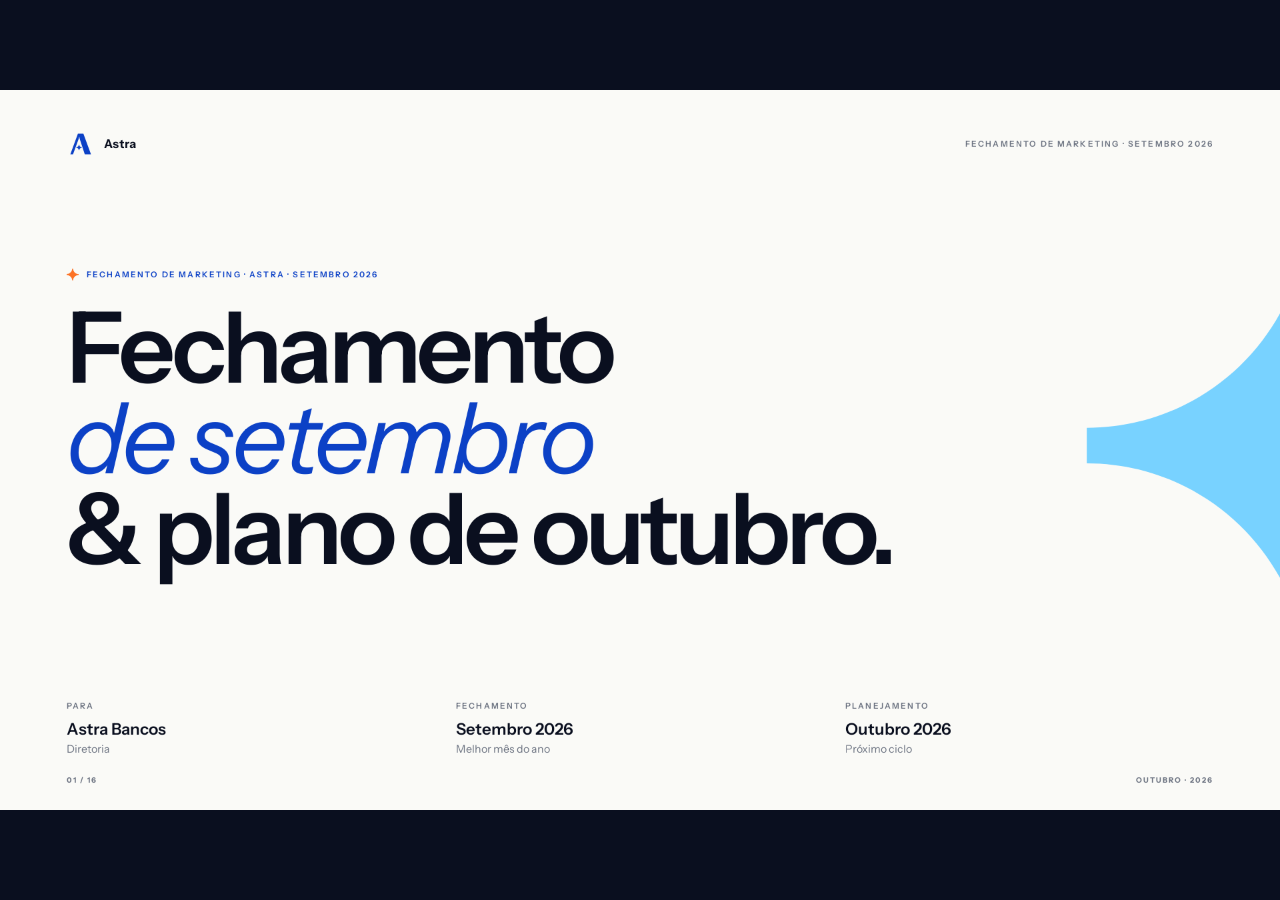
<file: Fechamento Setembro - Astra.html>
<!doctype html>
<html lang="pt-BR">
<head>
<meta charset="utf-8">
<title>Astra · Fechamento de Setembro · 2026</title>
<link rel="stylesheet" href="brand.css">
<script src="deck-stage.js"></script>
<style>
:root {
  --laranja: #FC7225;
  --azul-estrelar: #78D2FF;
  --azul-naval: #0A0D51;
  --shopify: #4F8A2E;
  --shopify-bg: #EEF6E5;
  --shopify-line: #CFE3B6;
  --ml-amber: #B57E00;
  --ml-bg: #FFF7D6;
  --ml-line: #EFD98C;
  --alerta: #B3261E;
}
.kicker { font-weight:600; font-size:12px; letter-spacing:0.20em; text-transform:uppercase; color:var(--astra-blue); margin-bottom:24px; }

.kpi-grid { display:grid; grid-template-columns:repeat(4,1fr); gap:20px; }
.kpi { background:#fff; border:1px solid var(--line); padding:30px 28px; display:flex; flex-direction:column; gap:6px; }
.kpi .k-label { font-size:12px; letter-spacing:0.18em; text-transform:uppercase; color:var(--muted); font-weight:700; }
.kpi .k-num { font-size:62px; font-weight:600; letter-spacing:-0.04em; line-height:1; color:var(--ink); font-feature-settings:"lnum"; }
.kpi .k-sub { font-size:17px; color:var(--muted); line-height:1.35; }
.k-up { color:var(--astra-blue); font-weight:600; }
.k-dn { color:var(--alerta); font-weight:600; }

.bars { display:grid; grid-template-columns:repeat(9,1fr); gap:14px; align-items:end; height:360px; }
.bar-col { display:flex; flex-direction:column; justify-content:flex-end; height:100%; gap:10px; }
.bar { background:var(--astra-blue-soft); }
.bar.on { background:var(--astra-blue); }
.bar-val { font-size:15px; font-weight:600; color:var(--ink); text-align:center; font-feature-settings:"lnum"; }
.bar-lab { font-size:14px; color:var(--muted); text-align:center; letter-spacing:0.06em; text-transform:uppercase; font-weight:600; }

.ba { display:grid; grid-template-columns:1fr 1fr; gap:0; border:1px solid var(--line); background:#fff; }
.ba > div { padding:34px 40px; }
.ba > div:first-child { border-right:1px solid var(--line); background:var(--paper-2); }
.ba-tag { font-size:12px; letter-spacing:0.18em; text-transform:uppercase; font-weight:700; margin-bottom:22px; }
.ba-row { display:flex; justify-content:space-between; align-items:baseline; padding:13px 0; border-bottom:1px solid var(--line-soft); }
.ba-row:last-child { border-bottom:none; }
.ba-row .r-lab { font-size:18px; color:var(--ink-soft); }
.ba-row .r-val { font-size:30px; font-weight:600; letter-spacing:-0.02em; font-feature-settings:"lnum"; }

/* Densidade — este fechamento tem mais tabela e card que o de agosto,
   então o chrome e os respiros encolhem para tudo caber em 1080px. */
.mast { margin-bottom:34px; padding-bottom:16px; }
.foot { padding-top:16px; }
.kicker { margin-bottom:16px; }
.title { font-size:74px; }
.lead { font-size:26px; line-height:1.32; }
.card, .card-tint, .card-blue, .card-ink { padding:24px; }
.body { font-size:20px; line-height:1.42; }
table.editorial { font-size:19px !important; }
table.editorial th, table.editorial td { padding:11px 14px; }
.ba > div { padding:24px 32px; }
.ba-row { padding:10px 0; }
.ba-row .r-val { font-size:27px; }
.kpi { padding:24px 26px; }
.kpi .k-num { font-size:56px; }
</style>
</head>
<body>

<deck-stage>

<!-- 01 CAPA -->
<section data-screen-label="01 Capa" style="padding:0; background:var(--paper);">
  <div style="position:absolute; top:60px; left:100px; right:100px; display:flex; justify-content:space-between; align-items:center; z-index:2;">
    <div style="display:flex; align-items:center; gap:14px;">
      <svg width="42" height="42" viewBox="0 0 272.9 259.3"><path fill="#0C41C6" d="M122.6,135.4h-4.2c0,13.9-11.3,25.2-25.2,25.2v4.2c14,0,25.3,11.3,25.3,25.3h4.1c0-14,11.3-25.3,25.3-25.3h0v-4.1h0c-14,0-25.3-11.3-25.3-25.3ZM109.6,29.4L35.7,229.9h26.2l54.8-149c2.3-6.2,3.5-12.6,3.6-19.2,0-.3,0-.5,0-.7h4.1c0,1.1.1,3,.3,5.1.3,4.8,1.3,9.6,2.8,14.1l49.1,149.7h60.6L163,29.4h-53.5Z"/></svg>
      <span style="font-weight:700; font-size:18px; letter-spacing:0.02em; color:var(--ink);">Astra</span>
    </div>
    <span class="label">Fechamento de Marketing · Setembro 2026</span>
  </div>
  <svg viewBox="900 0 403 1080" style="position:absolute; right:0; top:50%; height:72%; transform:translateY(-50%) scaleX(-1); z-index:1;"><path fill="var(--azul-estrelar)" d="M1303,493.7c-253.6,0-459.2-205.6-459.2-459.2h-.3V0H0v1080h843.6v-53h.3c0-253.6,205.6-459.2,459.2-459.2h0v-74.1h0Z"/></svg>
  <div style="position:absolute; left:100px; right:100px; top:46%; transform:translateY(-50%); z-index:2;">
    <div class="label-blue" style="margin-bottom:32px; display:flex; align-items:center; gap:12px;"><svg width="18" height="18" viewBox="620 200 680 680" style="flex-shrink:0;"><path fill="var(--laranja)" d="M985.3,200.7h-52.1c0,172.6-139.9,312.6-312.6,312.6v52.1c173.4,0,314,140.6,314,314h50.7c0-173.4,140.6-314,314-314h0v-50.7h0c-173.4,0-314-140.6-314-314Z"/></svg><span>Fechamento de Marketing · Astra · Setembro 2026</span></div>
    <div style="font-weight:600; font-size:148px; line-height:0.92; letter-spacing:-0.045em; color:var(--ink);">
      Fechamento<br>
      <span style="color:var(--astra-blue); font-weight:400; font-style:italic;">de setembro</span><br>
      &amp; plano de outubro.
    </div>
  </div>
  <div style="position:absolute; left:100px; right:100px; bottom:80px; display:grid; grid-template-columns:repeat(3, 1fr); gap:32px; z-index:2; color:var(--ink);">
    <div><div class="label" style="margin-bottom:10px;">Para</div><div style="font-size:24px; font-weight:600;">Astra Bancos</div><div class="small">Diretoria</div></div>
    <div><div class="label" style="margin-bottom:10px;">Fechamento</div><div style="font-size:24px; font-weight:600;">Setembro 2026</div><div class="small">Melhor mês do ano</div></div>
    <div><div class="label" style="margin-bottom:10px;">Planejamento</div><div style="font-size:24px; font-weight:600;">Outubro 2026</div><div class="small">Próximo ciclo</div></div>
  </div>
  <div style="position:absolute; bottom:36px; left:100px; right:100px; display:flex; justify-content:space-between; font-size:11px; letter-spacing:0.18em; text-transform:uppercase; color:var(--muted); font-weight:700; z-index:2;">
    <span>01 / 16</span><span>Outubro · 2026</span>
  </div>
</section>

<!-- 02 O MÊS EM NÚMEROS -->
<section data-screen-label="02 O mês em números">
  <div class="mast"><div class="brand-mark"><svg width="20" height="20" viewBox="0 0 272.9 259.3"><path fill="#0C41C6" d="M122.6,135.4h-4.2c0,13.9-11.3,25.2-25.2,25.2v4.2c14,0,25.3,11.3,25.3,25.3h4.1c0-14,11.3-25.3,25.3-25.3h0v-4.1h0c-14,0-25.3-11.3-25.3-25.3ZM109.6,29.4L35.7,229.9h26.2l54.8-149c2.3-6.2,3.5-12.6,3.6-19.2,0-.3,0-.5,0-.7h4.1c0,1.1.1,3,.3,5.1.3,4.8,1.3,9.6,2.8,14.1l49.1,149.7h60.6L163,29.4h-53.5Z"/></svg><span>Astra · Fechamento de Marketing</span></div><span>Setembro 2026</span></div>
  <div class="kicker">O mês em números</div>
  <div class="title" style="margin-bottom:12px;">Setembro foi o melhor mês<br>do ano, com folga.</div>
  <div class="lead" style="max-width:1180px; margin-bottom:46px;">O faturamento de e-commerce mais que dobrou em relação a agosto, puxado pelos dois canais ao mesmo tempo. Não foi pico de um produto só.</div>
  <div class="kpi-grid">
    <div class="kpi"><div class="k-label">E-commerce</div><div class="k-num">80,2<span style="font-size:30px; font-weight:500;"> mil</span></div><div class="k-sub">Loja própria + Mercado Livre<br><span class="k-up">+156% vs agosto</span></div></div>
    <div class="kpi"><div class="k-label">Mercado Livre</div><div class="k-num">51,2<span style="font-size:30px; font-weight:500;"> mil</span></div><div class="k-sub">67 vendas · 112 unidades<br><span class="k-up">+146% vs agosto</span></div></div>
    <div class="kpi"><div class="k-label">Loja própria</div><div class="k-num">29,0<span style="font-size:30px; font-weight:500;"> mil</span></div><div class="k-sub">11 pedidos · ticket R$ 2.637<br><span class="k-up">+176% vs agosto</span></div></div>
    <div class="kpi"><div class="k-label">Vendas do CRM</div><div class="k-num">36,6<span style="font-size:30px; font-weight:500;"> mil</span></div><div class="k-sub">7 negociações ganhas<br><span class="k-up">+80% vs agosto</span></div></div>
  </div>
  <div style="margin-top:34px; background:var(--astra-blue); color:#fff; padding:34px 40px; display:flex; align-items:center; justify-content:space-between;">
    <div><div style="font-size:13px; letter-spacing:0.18em; text-transform:uppercase; opacity:0.78; font-weight:700; margin-bottom:8px;">Total do mês</div><div style="font-size:24px; opacity:0.9;">E-commerce somado às vendas originadas pelo marketing no CRM</div></div>
    <div style="font-size:72px; font-weight:600; letter-spacing:-0.04em; font-feature-settings:'lnum';">R$ 116.849,56</div>
  </div>
  <div class="foot"><span>Astra · Fechamento de Marketing</span><span>02 / 16</span></div>
</section>

<!-- 03 EVOLUÇÃO -->
<section data-screen-label="03 Evolução do e-commerce">
  <div class="mast"><div class="brand-mark"><svg width="20" height="20" viewBox="0 0 272.9 259.3"><path fill="#0C41C6" d="M122.6,135.4h-4.2c0,13.9-11.3,25.2-25.2,25.2v4.2c14,0,25.3,11.3,25.3,25.3h4.1c0-14,11.3-25.3,25.3-25.3h0v-4.1h0c-14,0-25.3-11.3-25.3-25.3ZM109.6,29.4L35.7,229.9h26.2l54.8-149c2.3-6.2,3.5-12.6,3.6-19.2,0-.3,0-.5,0-.7h4.1c0,1.1.1,3,.3,5.1.3,4.8,1.3,9.6,2.8,14.1l49.1,149.7h60.6L163,29.4h-53.5Z"/></svg><span>Astra · Fechamento de Marketing</span></div><span>Setembro 2026</span></div>
  <div class="kicker">Evolução</div>
  <div class="title" style="margin-bottom:12px;">Faturamento de e-commerce,<br>mês a mês.</div>
  <div class="lead" style="max-width:1100px; margin-bottom:38px;">Loja própria e Mercado Livre somados, de janeiro a setembro de 2026.</div>
  <div class="bars">
    <div class="bar-col"><div class="bar-val">6,6 mil</div><div class="bar" style="height:8%;"></div><div class="bar-lab">Jan</div></div>
    <div class="bar-col"><div class="bar-val">10,0 mil</div><div class="bar" style="height:12%;"></div><div class="bar-lab">Fev</div></div>
    <div class="bar-col"><div class="bar-val">12,3 mil</div><div class="bar" style="height:15%;"></div><div class="bar-lab">Mar</div></div>
    <div class="bar-col"><div class="bar-val">3,9 mil</div><div class="bar" style="height:5%;"></div><div class="bar-lab">Abr</div></div>
    <div class="bar-col"><div class="bar-val">25,7 mil</div><div class="bar" style="height:32%;"></div><div class="bar-lab">Mai</div></div>
    <div class="bar-col"><div class="bar-val">19,4 mil</div><div class="bar" style="height:24%;"></div><div class="bar-lab">Jun</div></div>
    <div class="bar-col"><div class="bar-val">46,0 mil</div><div class="bar" style="height:57%;"></div><div class="bar-lab">Jul</div></div>
    <div class="bar-col"><div class="bar-val">31,3 mil</div><div class="bar" style="height:39%;"></div><div class="bar-lab">Ago</div></div>
    <div class="bar-col"><div class="bar-val" style="color:var(--astra-blue);">80,2 mil</div><div class="bar on" style="height:100%;"></div><div class="bar-lab" style="color:var(--astra-blue);">Set</div></div>
  </div>
  <div style="margin-top:42px; display:grid; grid-template-columns:repeat(3,1fr); gap:24px;">
    <div class="card-tint"><div class="label-blue" style="margin-bottom:10px;">Recorde</div><div class="body">Setembro superou julho, que era o melhor mês do ano, em 74%.</div></div>
    <div class="card-tint"><div class="label-blue" style="margin-bottom:10px;">Os dois canais subiram</div><div class="body">Não foi concentração: loja própria e Mercado Livre cresceram juntos.</div></div>
    <div class="card-tint"><div class="label-blue" style="margin-bottom:10px;">Acumulado do ano</div><div class="body">R$ 225,2 mil de e-commerce de janeiro a setembro.</div></div>
  </div>
  <div class="foot"><span>Astra · Fechamento de Marketing</span><span>03 / 16</span></div>
</section>

<!-- 04 DIVISOR FRETE -->
<section data-screen-label="04 Divisor Frete grátis" style="padding:0; background:var(--astra-blue); color:#fff; overflow:hidden;">
  <div style="position:absolute; top:60px; left:100px; right:100px; display:flex; justify-content:space-between; align-items:center; font-size:13px; letter-spacing:0.16em; text-transform:uppercase; color:rgba(255,255,255,0.7); font-weight:600;"><span>Astra · Fechamento de Marketing</span><span>Análise do mês</span></div>
  <svg viewBox="900 0 403 1080" style="position:absolute; right:0; top:50%; height:72%; transform:translateY(-50%) scaleX(-1); z-index:1;"><path fill="var(--azul-estrelar)" d="M1303,493.7c-253.6,0-459.2-205.6-459.2-459.2h-.3V0H0v1080h843.6v-53h.3c0-253.6,205.6-459.2,459.2-459.2h0v-74.1h0Z"/></svg>
  <div style="position:absolute; left:100px; right:100px; top:50%; transform:translateY(-50%); z-index:2;">
    <div class="label" style="color:rgba(255,255,255,0.85); margin-bottom:36px;">Análise · Setembro 2026</div>
    <div style="font-weight:600; font-size:168px; line-height:0.9; letter-spacing:-0.045em;">Frete grátis</div>
    <div style="font-weight:400; color:var(--laranja); font-size:56px; letter-spacing:-0.01em; line-height:1.15; margin-top:24px;">Colocamos acima de R$ 1.000 em setembro.<br>Funcionou? E quanto custou?</div>
  </div>
</section>

<!-- 05 FRETE RESULTADO -->
<section data-screen-label="05 Frete grátis resultado">
  <div class="mast"><div class="brand-mark"><svg width="20" height="20" viewBox="0 0 272.9 259.3"><path fill="#0C41C6" d="M122.6,135.4h-4.2c0,13.9-11.3,25.2-25.2,25.2v4.2c14,0,25.3,11.3,25.3,25.3h4.1c0-14,11.3-25.3,25.3-25.3h0v-4.1h0c-14,0-25.3-11.3-25.3-25.3ZM109.6,29.4L35.7,229.9h26.2l54.8-149c2.3-6.2,3.5-12.6,3.6-19.2,0-.3,0-.5,0-.7h4.1c0,1.1.1,3,.3,5.1.3,4.8,1.3,9.6,2.8,14.1l49.1,149.7h60.6L163,29.4h-53.5Z"/></svg><span>Astra · Fechamento de Marketing</span></div><span>Setembro 2026</span></div>
  <div class="kicker">Frete grátis acima de R$ 1.000</div>
  <div class="title" style="margin-bottom:12px;">O cliente passou a<br>completar o carrinho.</div>
  <div class="lead" style="max-width:1180px; margin-bottom:14px;">Comparação dos 11 meses anteriores ao benefício contra os 2 meses com ele. Pedidos da loja própria, sem cancelados.</div>
  <div class="ba">
    <div>
      <div class="ba-tag" style="color:var(--muted);">Antes · out/25 a ago/26 · 11 meses</div>
      <div class="ba-row"><span class="r-lab">Pedidos por mês</span><span class="r-val">5,5</span></div>
      <div class="ba-row"><span class="r-lab">Faturamento por mês</span><span class="r-val">R$ 5.707</span></div>
      <div class="ba-row"><span class="r-lab">Ticket médio</span><span class="r-val">R$ 1.029</span></div>
      <div class="ba-row"><span class="r-lab">Pedidos acima de R$ 1.000</span><span class="r-val">18%</span></div>
    </div>
    <div>
      <div class="ba-tag" style="color:var(--astra-blue);">Depois · set/26 em diante · 2 meses</div>
      <div class="ba-row"><span class="r-lab">Pedidos por mês</span><span class="r-val" style="color:var(--astra-blue);">7,5</span></div>
      <div class="ba-row"><span class="r-lab">Faturamento por mês</span><span class="r-val" style="color:var(--astra-blue);">R$ 15.377</span></div>
      <div class="ba-row"><span class="r-lab">Ticket médio</span><span class="r-val" style="color:var(--astra-blue);">R$ 2.050</span></div>
      <div class="ba-row"><span class="r-lab">Pedidos acima de R$ 1.000</span><span class="r-val" style="color:var(--astra-blue);">53%</span></div>
    </div>
  </div>
  <div style="margin-top:20px; display:grid; grid-template-columns:2fr 1fr; gap:24px;">
    <div class="card-blue"><div style="font-size:13px; letter-spacing:0.18em; text-transform:uppercase; opacity:0.78; font-weight:700; margin-bottom:12px;">O número que importa</div><div style="font-size:26px; line-height:1.28;">A fatia de pedidos acima de R$ 1.000 <strong>triplicou</strong>. É o comportamento que um piso de frete grátis provoca: o cliente completa o carrinho para alcançar o benefício. O ticket médio dobrou junto.</div></div>
    <div class="card"><div class="label" style="margin-bottom:12px; color:var(--alerta);">Ressalva</div><div class="body">São 2 meses e 15 pedidos. Sinal forte, não prova. Com outubro fechado dá para cravar.</div></div>
  </div>
  <div class="foot"><span>Astra · Fechamento de Marketing</span><span>05 / 16</span></div>
</section>

<!-- 06 FRETE CUSTO -->
<section data-screen-label="06 O pedido do Acre">
  <div class="mast"><div class="brand-mark"><svg width="20" height="20" viewBox="0 0 272.9 259.3"><path fill="#0C41C6" d="M122.6,135.4h-4.2c0,13.9-11.3,25.2-25.2,25.2v4.2c14,0,25.3,11.3,25.3,25.3h4.1c0-14,11.3-25.3,25.3-25.3h0v-4.1h0c-14,0-25.3-11.3-25.3-25.3ZM109.6,29.4L35.7,229.9h26.2l54.8-149c2.3-6.2,3.5-12.6,3.6-19.2,0-.3,0-.5,0-.7h4.1c0,1.1.1,3,.3,5.1.3,4.8,1.3,9.6,2.8,14.1l49.1,149.7h60.6L163,29.4h-53.5Z"/></svg><span>Astra · Fechamento de Marketing</span></div><span>Setembro 2026</span></div>
  <div class="kicker">O outro lado</div>
  <div class="title" style="margin-bottom:12px;">O pedido do Acre.</div>
  <div class="lead" style="max-width:1180px; margin-bottom:38px;">Um pedido mostrou o limite do benefício: quando a distância é grande, o frete absorvido come a margem.</div>
  <div style="display:grid; grid-template-columns:1.05fr 1fr; gap:28px;">
    <div class="card" style="padding:38px;">
      <div class="label" style="margin-bottom:20px;">Pedido #1091 · 18 de setembro</div>
      <div style="display:flex; align-items:baseline; gap:18px; margin-bottom:26px;"><span style="font-size:72px; font-weight:600; letter-spacing:-0.04em; font-feature-settings:'lnum';">R$ 4.842</span><span style="font-size:23px; color:var(--muted);">Acre · Rodonaves</span></div>
      <div class="body" style="margin-bottom:22px;">O cliente levou o frete grátis. O custo real do envio não aparece na loja: quando o frete é zerado, o sistema grava R$ 0,00 e o valor verdadeiro fica só na fatura da transportadora.</div>
      <div style="background:var(--paper-2); padding:22px; border-left:3px solid var(--laranja);"><div class="body" style="color:var(--ink);">Pelos fretes cobrados em destinos parecidos, a estimativa fica entre <strong>R$ 500 e R$ 700</strong>, cerca de <strong>10% do pedido</strong>. Numa margem de 30%, consome um terço do lucro.</div></div>
    </div>
    <div class="card" style="padding:38px;">
      <div class="label" style="margin-bottom:18px;">Quanto custa chegar em cada destino</div>
      <table class="editorial">
        <tr><th>Destino</th><th style="text-align:right;">Frete médio</th><th style="text-align:right;">Pedidos</th></tr>
        <tr><td>Ceará</td><td style="text-align:right; font-weight:600;">R$ 660,39</td><td style="text-align:right;">1</td></tr>
        <tr><td>Mato Grosso</td><td style="text-align:right; font-weight:600;">R$ 307,52</td><td style="text-align:right;">2</td></tr>
        <tr><td>Mato Grosso do Sul</td><td style="text-align:right; font-weight:600;">R$ 180,03</td><td style="text-align:right;">4</td></tr>
        <tr><td>Goiás</td><td style="text-align:right; font-weight:600;">R$ 109,96</td><td style="text-align:right;">4</td></tr>
        <tr><td>São Paulo</td><td style="text-align:right; font-weight:600;">R$ 37,26</td><td style="text-align:right;">19</td></tr>
      </table>
      <div class="small" style="margin-top:18px;">Base: pedidos dos últimos 12 meses que pagaram frete.</div>
    </div>
  </div>
  <div class="foot"><span>Astra · Fechamento de Marketing</span><span>06 / 16</span></div>
</section>

<!-- 07 FRETE REGIÃO -->
<section data-screen-label="07 Limitar por região?">
  <div class="mast"><div class="brand-mark"><svg width="20" height="20" viewBox="0 0 272.9 259.3"><path fill="#0C41C6" d="M122.6,135.4h-4.2c0,13.9-11.3,25.2-25.2,25.2v4.2c14,0,25.3,11.3,25.3,25.3h4.1c0-14,11.3-25.3,25.3-25.3h0v-4.1h0c-14,0-25.3-11.3-25.3-25.3ZM109.6,29.4L35.7,229.9h26.2l54.8-149c2.3-6.2,3.5-12.6,3.6-19.2,0-.3,0-.5,0-.7h4.1c0,1.1.1,3,.3,5.1.3,4.8,1.3,9.6,2.8,14.1l49.1,149.7h60.6L163,29.4h-53.5Z"/></svg><span>Astra · Fechamento de Marketing</span></div><span>Setembro 2026</span></div>
  <div class="kicker">A decisão</div>
  <div class="title" style="margin-bottom:12px;">Limitar o frete grátis<br>ao Sul e Sudeste?</div>
  <div class="lead" style="max-width:1180px; margin-bottom:14px;">A pergunta é legítima, mas os números mostram que cortar o resto do país custaria faturamento real.</div>
  <div style="display:grid; grid-template-columns:1fr 1fr; gap:28px; margin-bottom:20px;">
    <div class="card" style="padding:34px;"><div class="label-blue" style="margin-bottom:14px;">Sul e Sudeste</div><div style="font-size:48px; font-weight:600; letter-spacing:-0.04em; font-feature-settings:'lnum'; margin-bottom:6px;">R$ 15.056,80</div><div class="lead">3 pedidos com frete grátis</div></div>
    <div class="card" style="padding:34px; border-color:var(--laranja);"><div class="label" style="margin-bottom:14px; color:var(--laranja);">Resto do país</div><div style="font-size:48px; font-weight:600; letter-spacing:-0.04em; font-feature-settings:'lnum'; margin-bottom:6px;">R$ 12.866,61</div><div class="lead">4 pedidos com frete grátis</div></div>
  </div>
  <div class="card-ink" style="padding:38px;">
    <div style="font-size:13px; letter-spacing:0.18em; text-transform:uppercase; opacity:0.7; font-weight:700; margin-bottom:14px;">Proposta</div>
    <div style="font-size:29px; line-height:1.28; margin-bottom:16px;">Em vez de cortar região, <strong>subir o piso onde o frete é caro</strong>.</div>
    <div style="display:grid; grid-template-columns:1fr 1fr; gap:40px; font-size:21px; line-height:1.35; opacity:0.92;">
      <div><strong style="color:var(--azul-estrelar);">Sul e Sudeste</strong><br>Frete grátis a partir de R$ 1.000, como está hoje.</div>
      <div><strong style="color:var(--laranja);">Demais estados</strong><br>Frete grátis a partir de R$ 2.500 ou R$ 3.000.</div>
    </div>
    <div style="margin-top:16px; font-size:19px; opacity:0.75;">Mantém o benefício como alavanca de ticket no país inteiro, sem absorver R$ 500 de frete num pedido de R$ 1.100. O resto do país é 57% dos pedidos com frete grátis e 46% do faturamento deles.</div>
  </div>
  <div class="foot"><span>Astra · Fechamento de Marketing</span><span>07 / 16</span></div>
</section>

<!-- 08 DIVISOR MERCADO LIVRE -->
<section data-screen-label="08 Divisor Mercado Livre" style="padding:0; background:var(--ml-bg); overflow:hidden;">
  <div style="position:absolute; top:60px; left:100px; right:100px; display:flex; justify-content:space-between; align-items:center; font-size:13px; letter-spacing:0.16em; text-transform:uppercase; color:var(--ml-amber); font-weight:600;"><span>Astra · Fechamento de Marketing</span><span>Mercado Livre</span></div>
  <svg viewBox="900 0 403 1080" style="position:absolute; right:0; top:50%; height:72%; transform:translateY(-50%) scaleX(-1); z-index:1;"><path fill="#EFD98C" d="M1303,493.7c-253.6,0-459.2-205.6-459.2-459.2h-.3V0H0v1080h843.6v-53h.3c0-253.6,205.6-459.2,459.2-459.2h0v-74.1h0Z"/></svg>
  <div style="position:absolute; left:100px; right:100px; top:50%; transform:translateY(-50%); z-index:2;">
    <div class="label" style="color:var(--ml-amber); margin-bottom:36px;">Fechamento · Setembro 2026</div>
    <div style="font-weight:600; font-size:168px; line-height:0.9; letter-spacing:-0.045em; color:var(--ink);">Mercado Livre</div>
    <div style="font-weight:400; color:var(--ml-amber); font-size:56px; letter-spacing:-0.01em; line-height:1.15; margin-top:24px;">O canal dobrou de tamanho<br>e a loja oficial voltou ao ar.</div>
  </div>
</section>

<!-- 09 ML RESULTADOS -->
<section data-screen-label="09 Resultados Mercado Livre">
  <div class="mast"><div class="brand-mark"><svg width="20" height="20" viewBox="0 0 272.9 259.3"><path fill="#0C41C6" d="M122.6,135.4h-4.2c0,13.9-11.3,25.2-25.2,25.2v4.2c14,0,25.3,11.3,25.3,25.3h4.1c0-14,11.3-25.3,25.3-25.3h0v-4.1h0c-14,0-25.3-11.3-25.3-25.3ZM109.6,29.4L35.7,229.9h26.2l54.8-149c2.3-6.2,3.5-12.6,3.6-19.2,0-.3,0-.5,0-.7h4.1c0,1.1.1,3,.3,5.1.3,4.8,1.3,9.6,2.8,14.1l49.1,149.7h60.6L163,29.4h-53.5Z"/></svg><span>Astra · Fechamento de Marketing</span></div><span>Setembro 2026</span></div>
  <div class="kicker">Mercado Livre</div>
  <div class="title" style="margin-bottom:12px;">Menos visitas,<br>mais que o dobro de vendas.</div>
  <div class="lead" style="max-width:1180px; margin-bottom:42px;">O canal recebeu 11% menos visitas que em agosto e mesmo assim dobrou o faturamento. O que mudou foi a taxa de conversão.</div>
  <table class="editorial" style="font-size:21px;">
    <tr><th>Indicador</th><th style="text-align:right;">Julho</th><th style="text-align:right;">Agosto</th><th style="text-align:right; color:var(--astra-blue);">Setembro</th><th style="text-align:right;">Set vs Ago</th></tr>
    <tr><td>Faturamento</td><td style="text-align:right;">R$ 43.992</td><td style="text-align:right;">R$ 20.823</td><td style="text-align:right; font-weight:600; color:var(--astra-blue);">R$ 51.219</td><td style="text-align:right; color:var(--astra-blue); font-weight:600;">+146%</td></tr>
    <tr><td>Vendas</td><td style="text-align:right;">26</td><td style="text-align:right;">30</td><td style="text-align:right; font-weight:600; color:var(--astra-blue);">67</td><td style="text-align:right; color:var(--astra-blue); font-weight:600;">+123%</td></tr>
    <tr><td>Unidades</td><td style="text-align:right;">32</td><td style="text-align:right;">39</td><td style="text-align:right; font-weight:600; color:var(--astra-blue);">112</td><td style="text-align:right; color:var(--astra-blue); font-weight:600;">+187%</td></tr>
    <tr><td>Visitas aos anúncios</td><td style="text-align:right;">9.878</td><td style="text-align:right;">8.900</td><td style="text-align:right; font-weight:600;">7.958</td><td style="text-align:right; color:var(--muted);">−11%</td></tr>
    <tr><td>Conversão (vendas / visitas)</td><td style="text-align:right;">0,26%</td><td style="text-align:right;">0,34%</td><td style="text-align:right; font-weight:600; color:var(--astra-blue);">0,84%</td><td style="text-align:right; color:var(--astra-blue); font-weight:600;">+147%</td></tr>
  </table>
  <div style="margin-top:38px; display:grid; grid-template-columns:repeat(3,1fr); gap:24px;">
    <div class="card-tint"><div class="label-blue" style="margin-bottom:10px;">Mais itens por venda</div><div class="body">1,67 unidade por venda, contra 1,30 em agosto. A campanha de segunda unidade e os kits aparecem aqui.</div></div>
    <div class="card-tint"><div class="label-blue" style="margin-bottom:10px;">Fichas e fotos</div><div class="body">Anúncios reformados ao longo do mês: linha de empilhadeira, válvula paralela e saldão.</div></div>
    <div class="card-tint"><div class="label-blue" style="margin-bottom:10px;">Catálogo ativo</div><div class="body">4.528 anúncios no ar, 100% com estoque e vinculados à loja oficial.</div></div>
  </div>
  <div class="foot"><span>Astra · Fechamento de Marketing</span><span>09 / 16</span></div>
</section>

<!-- 10 LOJA OFICIAL -->
<section data-screen-label="10 Loja oficial reativada">
  <div class="mast"><div class="brand-mark"><svg width="20" height="20" viewBox="0 0 272.9 259.3"><path fill="#0C41C6" d="M122.6,135.4h-4.2c0,13.9-11.3,25.2-25.2,25.2v4.2c14,0,25.3,11.3,25.3,25.3h4.1c0-14,11.3-25.3,25.3-25.3h0v-4.1h0c-14,0-25.3-11.3-25.3-25.3ZM109.6,29.4L35.7,229.9h26.2l54.8-149c2.3-6.2,3.5-12.6,3.6-19.2,0-.3,0-.5,0-.7h4.1c0,1.1.1,3,.3,5.1.3,4.8,1.3,9.6,2.8,14.1l49.1,149.7h60.6L163,29.4h-53.5Z"/></svg><span>Astra · Fechamento de Marketing</span></div><span>Setembro 2026</span></div>
  <div class="kicker">Loja oficial</div>
  <div class="title" style="margin-bottom:12px;">A página da loja estava<br>suspensa. Voltou ao ar.</div>
  <div class="lead" style="max-width:1180px; margin-bottom:42px;">A loja oficial tem mais de 1.300 seguidores e levava o comprador a uma tela de suspensão. O diagnóstico veio de uma varredura nos 4.557 anúncios da conta.</div>
  <div style="display:grid; grid-template-columns:repeat(3,1fr); gap:24px; margin-bottom:34px;">
    <div class="card" style="padding:34px;"><div class="label" style="margin-bottom:14px;">A causa</div><div style="font-size:52px; font-weight:600; letter-spacing:-0.04em; margin-bottom:10px; font-feature-settings:'lnum';">187</div><div class="body">anúncios ativos estavam marcados como "anunciar fora de uma loja oficial", quase todos da leva de bancos por modelo de caminhão.</div></div>
    <div class="card" style="padding:34px;"><div class="label" style="margin-bottom:14px;">A correção</div><div style="font-size:52px; font-weight:600; letter-spacing:-0.04em; margin-bottom:10px; font-feature-settings:'lnum'; color:var(--astra-blue);">195</div><div class="body">anúncios religados à loja oficial via API, incluindo 8 que estavam em análise.</div></div>
    <div class="card" style="padding:34px;"><div class="label" style="margin-bottom:14px;">O resultado</div><div style="font-size:52px; font-weight:600; letter-spacing:-0.04em; margin-bottom:10px; font-feature-settings:'lnum'; color:var(--astra-blue);">100%</div><div class="body">dos anúncios ativos na loja oficial e com estoque, as duas condições que o Mercado Livre exige.</div></div>
  </div>
  <div class="card-blue" style="padding:36px;">
    <div style="font-size:13px; letter-spacing:0.18em; text-transform:uppercase; opacity:0.78; font-weight:700; margin-bottom:14px;">E a vitrine foi remontada</div>
    <div style="font-size:27px; line-height:1.35;">Categorias por faixa de preço separando bancos de peças, e dois banners novos lidos em sequência, um de bancos e um de peças. O selo de loja oficial dá mais destaque na busca e mais confiança na hora da compra.</div>
  </div>
  <div class="foot"><span>Astra · Fechamento de Marketing</span><span>10 / 16</span></div>
</section>

<!-- 11 DIVISOR TRÁFEGO -->
<section data-screen-label="11 Divisor Tráfego e canais" style="padding:0; background:var(--astra-blue); color:#fff; overflow:hidden;">
  <div style="position:absolute; top:60px; left:100px; right:100px; display:flex; justify-content:space-between; align-items:center; font-size:13px; letter-spacing:0.16em; text-transform:uppercase; color:rgba(255,255,255,0.7); font-weight:600;"><span>Astra · Fechamento de Marketing</span><span>Tráfego</span></div>
  <svg viewBox="900 0 403 1080" style="position:absolute; right:0; top:50%; height:72%; transform:translateY(-50%) scaleX(-1); z-index:1;"><path fill="var(--azul-estrelar)" d="M1303,493.7c-253.6,0-459.2-205.6-459.2-459.2h-.3V0H0v1080h843.6v-53h.3c0-253.6,205.6-459.2,459.2-459.2h0v-74.1h0Z"/></svg>
  <div style="position:absolute; left:100px; right:100px; top:50%; transform:translateY(-50%); z-index:2;">
    <div class="label" style="color:rgba(255,255,255,0.85); margin-bottom:36px;">Fechamento · Setembro 2026</div>
    <div style="font-weight:600; font-size:168px; line-height:0.9; letter-spacing:-0.045em;">Tráfego</div>
    <div style="font-weight:400; color:var(--laranja); font-size:56px; letter-spacing:-0.01em; line-height:1.15; margin-top:24px;">Mídia paga, busca orgânica e leads.</div>
  </div>
</section>

<!-- 12 TRÁFEGO PAGO -->
<section data-screen-label="12 Tráfego pago">
  <div class="mast"><div class="brand-mark"><svg width="20" height="20" viewBox="0 0 272.9 259.3"><path fill="#0C41C6" d="M122.6,135.4h-4.2c0,13.9-11.3,25.2-25.2,25.2v4.2c14,0,25.3,11.3,25.3,25.3h4.1c0-14,11.3-25.3,25.3-25.3h0v-4.1h0c-14,0-25.3-11.3-25.3-25.3ZM109.6,29.4L35.7,229.9h26.2l54.8-149c2.3-6.2,3.5-12.6,3.6-19.2,0-.3,0-.5,0-.7h4.1c0,1.1.1,3,.3,5.1.3,4.8,1.3,9.6,2.8,14.1l49.1,149.7h60.6L163,29.4h-53.5Z"/></svg><span>Astra · Fechamento de Marketing</span></div><span>Setembro 2026</span></div>
  <div class="kicker">Mídia paga · últimos 30 dias</div>
  <div class="title" style="margin-bottom:12px;">Onde o investimento<br>virou venda.</div>
  <div class="lead" style="max-width:1180px; margin-bottom:22px;">Três plataformas rodando. O Mercado Livre Ads é o que entrega venda com consistência; o Google Shopping entrega poucas conversões, mas de ticket alto.</div>
  <table class="editorial" style="font-size:21px;">
    <tr><th>Plataforma</th><th style="text-align:right;">Investimento</th><th style="text-align:right;">Cliques</th><th style="text-align:right;">Vendas</th><th style="text-align:right;">Receita</th><th style="text-align:right;">Retorno</th></tr>
    <tr><td><strong>Mercado Livre Ads</strong><br><span class="small">Catálogo inteiro</span></td><td style="text-align:right;">R$ 851,26</td><td style="text-align:right;">1.037</td><td style="text-align:right; font-weight:600;">24 un.</td><td style="text-align:right; font-weight:600;">R$ 2.448,42</td><td style="text-align:right; font-weight:600; color:var(--astra-blue);">2,9x</td></tr>
    <tr><td><strong>Google Shopping</strong><br><span class="small">Bancos Principais + Peças Curva A</span></td><td style="text-align:right;">R$ 376,32</td><td style="text-align:right;">301</td><td style="text-align:right; font-weight:600;">1</td><td style="text-align:right; font-weight:600;">R$ 5.380,00</td><td style="text-align:right; font-weight:600; color:var(--astra-blue);">14,3x</td></tr>
    <tr><td><strong>Meta</strong><br><span class="small">3 campanhas de compra</span></td><td style="text-align:right;">R$ 516,34</td><td style="text-align:right;">903</td><td style="text-align:right;">0</td><td style="text-align:right;">—</td><td style="text-align:right; color:var(--muted);">—</td></tr>
    <tr style="border-top:2px solid var(--ink);"><td style="font-weight:700;">Total</td><td style="text-align:right; font-weight:700;">R$ 1.743,92</td><td style="text-align:right; font-weight:700;">2.241</td><td style="text-align:right; font-weight:700;">25</td><td style="text-align:right; font-weight:700;">R$ 7.828,42</td><td style="text-align:right; font-weight:700; color:var(--astra-blue);">4,5x</td></tr>
  </table>
  <div style="margin-top:18px; display:grid; grid-template-columns:repeat(3,1fr); gap:24px;">
    <div class="card-tint"><div class="label-blue" style="margin-bottom:10px;">O que vende no Google</div><div class="body">Bancos 7800 e 9515 concentram o investimento. Nas peças, o botão da válvula (G41920-I) e o botão de vidro Axor (W1003).</div></div>
    <div class="card-tint"><div class="label-blue" style="margin-bottom:10px;">Meta não converteu</div><div class="body">903 cliques, 506 visitas de página e 5 carrinhos, mas zero compra. O gargalo está na página de destino, não no anúncio.</div></div>
    <div class="card"><div class="label" style="margin-bottom:10px; color:var(--alerta);">Ponto de atenção</div><div class="body">Uma conversão só no Google é amostra pequena para cravar o retorno de 14x. Precisa de mais mês.</div></div>
  </div>
  <div class="foot"><span>Astra · Fechamento de Marketing</span><span>12 / 16</span></div>
</section>

<!-- 13 SEO -->
<section data-screen-label="13 Busca orgânica">
  <div class="mast"><div class="brand-mark"><svg width="20" height="20" viewBox="0 0 272.9 259.3"><path fill="#0C41C6" d="M122.6,135.4h-4.2c0,13.9-11.3,25.2-25.2,25.2v4.2c14,0,25.3,11.3,25.3,25.3h4.1c0-14,11.3-25.3,25.3-25.3h0v-4.1h0c-14,0-25.3-11.3-25.3-25.3ZM109.6,29.4L35.7,229.9h26.2l54.8-149c2.3-6.2,3.5-12.6,3.6-19.2,0-.3,0-.5,0-.7h4.1c0,1.1.1,3,.3,5.1.3,4.8,1.3,9.6,2.8,14.1l49.1,149.7h60.6L163,29.4h-53.5Z"/></svg><span>Astra · Fechamento de Marketing</span></div><span>Setembro 2026</span></div>
  <div class="kicker">Busca orgânica</div>
  <div class="title" style="margin-bottom:12px;">A melhor posição média<br>do ano.</div>
  <div class="lead" style="max-width:1180px; margin-bottom:44px;">O site subiu para a posição 6,4 no Google, melhor marca de 2026. O trabalho de ficha, descrição e coleção por segmento aparece aqui com atraso, como é normal em busca orgânica.</div>
  <div class="kpi-grid">
    <div class="kpi"><div class="k-label">Posição média</div><div class="k-num">6,4</div><div class="k-sub">Era 7,1 em agosto<br><span class="k-up">melhor do ano</span></div></div>
    <div class="kpi"><div class="k-label">Cliques</div><div class="k-num">864</div><div class="k-sub">929 em agosto<br><span class="k-sub">estável</span></div></div>
    <div class="kpi"><div class="k-label">Impressões</div><div class="k-num">33,1<span style="font-size:30px; font-weight:500;"> mil</span></div><div class="k-sub">34,1 mil em agosto<br><span class="k-sub">estável</span></div></div>
    <div class="kpi"><div class="k-label">Leads do site</div><div class="k-num">11</div><div class="k-sub">1 em agosto<br><span class="k-up">+1.000%</span></div></div>
  </div>
  <div style="margin-top:38px; display:grid; grid-template-columns:1fr 1fr; gap:24px;">
    <div class="card-tint"><div class="label-blue" style="margin-bottom:10px;">O que foi feito no mês</div><div class="body">Artigo sobre suspensão a ar ou hidráulica, página de peças Scania reescrita, 3 coleções automáticas de peças por banco e alt text em 23 imagens de bancos de caminhão.</div></div>
    <div class="card"><div class="label" style="margin-bottom:10px;">Audiência do site</div><div class="body">2.688 sessões e 2.122 usuários em setembro, com 85% de engajamento e 3 minutos de permanência média. A qualidade da visita se manteve.</div></div>
  </div>
  <div class="foot"><span>Astra · Fechamento de Marketing</span><span>13 / 16</span></div>
</section>

<!-- 14 CRM -->
<section data-screen-label="14 Leads e CRM">
  <div class="mast"><div class="brand-mark"><svg width="20" height="20" viewBox="0 0 272.9 259.3"><path fill="#0C41C6" d="M122.6,135.4h-4.2c0,13.9-11.3,25.2-25.2,25.2v4.2c14,0,25.3,11.3,25.3,25.3h4.1c0-14,11.3-25.3,25.3-25.3h0v-4.1h0c-14,0-25.3-11.3-25.3-25.3ZM109.6,29.4L35.7,229.9h26.2l54.8-149c2.3-6.2,3.5-12.6,3.6-19.2,0-.3,0-.5,0-.7h4.1c0,1.1.1,3,.3,5.1.3,4.8,1.3,9.6,2.8,14.1l49.1,149.7h60.6L163,29.4h-53.5Z"/></svg><span>Astra · Fechamento de Marketing</span></div><span>Setembro 2026</span></div>
  <div class="kicker">Funil de marketing</div>
  <div class="title" style="margin-bottom:12px;">Sete vendas vindas<br>do funil de marketing.</div>
  <div class="lead" style="max-width:1180px; margin-bottom:40px;">Só negociações originadas em canais de marketing. Prospecção ativa, feiras e eventos e inteligência comercial ficam de fora, porque são originação do time comercial, não do marketing.</div>
  <table class="editorial" style="font-size:21px;">
    <tr><th>Mês</th><th style="text-align:right;">Negociações criadas</th><th style="text-align:right;">Ganhas</th><th style="text-align:right;">Faturamento</th><th style="text-align:right;">Perdidas</th></tr>
    <tr><td>Junho</td><td style="text-align:right;">87</td><td style="text-align:right;">5</td><td style="text-align:right;">R$ 24.141,25</td><td style="text-align:right;">18</td></tr>
    <tr><td>Julho</td><td style="text-align:right;">114</td><td style="text-align:right;">7</td><td style="text-align:right;">R$ 31.048,56</td><td style="text-align:right;">16</td></tr>
    <tr><td>Agosto</td><td style="text-align:right;">124</td><td style="text-align:right;">6</td><td style="text-align:right;">R$ 20.303,36</td><td style="text-align:right;">7</td></tr>
    <tr style="background:var(--astra-blue-tint);"><td style="font-weight:700; color:var(--astra-blue);">Setembro</td><td style="text-align:right; font-weight:600;">100</td><td style="text-align:right; font-weight:700; color:var(--astra-blue);">7</td><td style="text-align:right; font-weight:700; color:var(--astra-blue);">R$ 36.626,18</td><td style="text-align:right;">12</td></tr>
  </table>
  <div style="margin-top:38px; display:grid; grid-template-columns:repeat(3,1fr); gap:24px;">
    <div class="card-tint"><div class="label-blue" style="margin-bottom:10px;">Ticket por venda</div><div class="body">R$ 5.232 por negociação ganha, o maior desde junho.</div></div>
    <div class="card-tint"><div class="label-blue" style="margin-bottom:10px;">Tempo até fechar</div><div class="body">31,8 dias em média entre a entrada do lead e a venda.</div></div>
    <div class="card"><div class="label" style="margin-bottom:10px;">Correção aplicada</div><div class="body">O painel passou a excluir feiras e eventos e inteligência comercial do funil de marketing. Os números históricos foram recalculados.</div></div>
  </div>
  <div class="foot"><span>Astra · Fechamento de Marketing</span><span>14 / 16</span></div>
</section>

<!-- 15 ENTREGAS -->
<section data-screen-label="15 Entregas de setembro">
  <div class="mast"><div class="brand-mark"><svg width="20" height="20" viewBox="0 0 272.9 259.3"><path fill="#0C41C6" d="M122.6,135.4h-4.2c0,13.9-11.3,25.2-25.2,25.2v4.2c14,0,25.3,11.3,25.3,25.3h4.1c0-14,11.3-25.3,25.3-25.3h0v-4.1h0c-14,0-25.3-11.3-25.3-25.3ZM109.6,29.4L35.7,229.9h26.2l54.8-149c2.3-6.2,3.5-12.6,3.6-19.2,0-.3,0-.5,0-.7h4.1c0,1.1.1,3,.3,5.1.3,4.8,1.3,9.6,2.8,14.1l49.1,149.7h60.6L163,29.4h-53.5Z"/></svg><span>Astra · Fechamento de Marketing</span></div><span>Setembro 2026</span></div>
  <div class="kicker">Entregas</div>
  <div class="title" style="margin-bottom:12px;">Vinte e sete entregas<br>no mês.</div>
  <div class="lead" style="max-width:1180px; margin-bottom:14px;">Agrupadas por frente. Cada uma está registrada no painel com detalhe e imagem.</div>
  <div style="display:grid; grid-template-columns:repeat(2,1fr); gap:18px;">
    <div class="card" style="padding:26px;">
      <div class="label-blue" style="margin-bottom:10px;">Catálogo e e-commerce · 9 entregas</div>
      <div class="body" style="line-height:1.38; font-size:18px;">Linha de reposição dos bancos 7801, 7802 e 6801 no ar, com 107 peças cadastradas · 3 bancos de caminhão novos criados · ecossistema de peças por banco com metafield em 119 peças e 3 coleções automáticas · catálogo publicado no SAP Ariba (259 produtos) e no Mercado Eletrônico (100) · catálogo da loja conectado ao Meta com app próprio.</div>
    </div>
    <div class="card" style="padding:26px;">
      <div class="label-blue" style="margin-bottom:10px;">Super Saldão · 3 entregas</div>
      <div class="body" style="line-height:1.38; font-size:18px;">10 bancos parados na fábrica viraram campanha completa: produtos criados nos dois canais com ficha, foto e frete · coleção própria no site · banner desktop e mobile · 9 artes de produto · newsletter para a base · arte de WhatsApp para os vendedores. Quatro bancos já vendidos.</div>
    </div>
    <div class="card" style="padding:26px;">
      <div class="label-blue" style="margin-bottom:10px;">Mercado Livre · 2 entregas</div>
      <div class="body" style="line-height:1.38; font-size:18px;">Linha de empilhadeira reestruturada: preços, fotos e campanha de segunda unidade · anúncio da válvula paralela reformado, de 1 foto e 7 visitas por mês para nota 77 de qualidade.</div>
    </div>
    <div class="card" style="padding:26px;">
      <div class="label-blue" style="margin-bottom:10px;">Conteúdo e marca · 8 entregas</div>
      <div class="body" style="line-height:1.38; font-size:18px;">Artigo sobre suspensão a ar ou hidráulica · carrosséis do 7800 e dos bancos Scania · post de visita técnica com calendário aberto · institucional de distribuidora ISRINGHAUSEN desde 1996 · campanha do Dia do Cliente · vídeo do banco 9515 · arte de envelopamento do carro.</div>
    </div>
  </div>
  <div style="margin-top:18px; display:grid; grid-template-columns:repeat(2,1fr); gap:18px;">
    <div class="card-tint"><div class="label-blue" style="margin-bottom:10px;">SEO · 3 entregas</div><div class="body">Página de peças Scania reescrita · alt text em 23 imagens · typos corrigidos nos títulos G6502 e G6503.</div></div>
    <div class="card-tint"><div class="label-blue" style="margin-bottom:10px;">Portais B2B · 2 entregas</div><div class="body">Perfil no SAP Ariba auditado com palavras-chave, texto, logo e Discovery · Mercado Eletrônico com segmentos corretos.</div></div>
  </div>
  <div class="foot"><span>Astra · Fechamento de Marketing</span><span>15 / 16</span></div>
</section>

<!-- 16 PLANO DE OUTUBRO -->
<section data-screen-label="16 Plano de outubro">
  <div class="mast"><div class="brand-mark"><svg width="20" height="20" viewBox="0 0 272.9 259.3"><path fill="#0C41C6" d="M122.6,135.4h-4.2c0,13.9-11.3,25.2-25.2,25.2v4.2c14,0,25.3,11.3,25.3,25.3h4.1c0-14,11.3-25.3,25.3-25.3h0v-4.1h0c-14,0-25.3-11.3-25.3-25.3ZM109.6,29.4L35.7,229.9h26.2l54.8-149c2.3-6.2,3.5-12.6,3.6-19.2,0-.3,0-.5,0-.7h4.1c0,1.1.1,3,.3,5.1.3,4.8,1.3,9.6,2.8,14.1l49.1,149.7h60.6L163,29.4h-53.5Z"/></svg><span>Astra · Fechamento de Marketing</span></div><span>Outubro 2026</span></div>
  <div class="kicker">Próximo ciclo</div>
  <div class="title" style="margin-bottom:12px;">O que vem em outubro.</div>
  <div class="lead" style="max-width:1180px; margin-bottom:40px;">Quatro frentes, em ordem de prioridade.</div>
  <div style="display:grid; grid-template-columns:repeat(2,1fr); gap:24px;">
    <div class="card" style="padding:36px; border-left:4px solid var(--astra-blue);">
      <div style="display:flex; align-items:baseline; gap:14px; margin-bottom:14px;"><span style="font-size:40px; font-weight:600; color:var(--astra-blue); letter-spacing:-0.03em;">01</span><span class="subtitle" style="font-size:38px;">Decidir o frete</span></div>
      <div class="body" style="line-height:1.65;">Fechar outubro para confirmar o efeito com 3 meses de dado, levantar o custo real de frete absorvido na fatura da transportadora e aplicar o piso por região.</div>
    </div>
    <div class="card" style="padding:36px; border-left:4px solid var(--astra-blue);">
      <div style="display:flex; align-items:baseline; gap:14px; margin-bottom:14px;"><span style="font-size:40px; font-weight:600; color:var(--astra-blue); letter-spacing:-0.03em;">02</span><span class="subtitle" style="font-size:38px;">18 bancos novos no ML</span></div>
      <div class="body" style="line-height:1.65;">Bancos de caminhão que existem no site e ainda não têm anúncio no Mercado Livre. Títulos e fotos prontos, falta subir. O canal já provou que converte.</div>
    </div>
    <div class="card" style="padding:36px; border-left:4px solid var(--laranja);">
      <div style="display:flex; align-items:baseline; gap:14px; margin-bottom:14px;"><span style="font-size:40px; font-weight:600; color:var(--laranja); letter-spacing:-0.03em;">03</span><span class="subtitle" style="font-size:38px;">Consertar o orçamento</span></div>
      <div class="body" style="line-height:1.65;">O formulário de solicitação de orçamento do site não entrega o lead no CRM. Enquanto não funcionar, toda visita que pede proposta pelo site se perde.</div>
    </div>
    <div class="card" style="padding:36px; border-left:4px solid var(--laranja);">
      <div style="display:flex; align-items:baseline; gap:14px; margin-bottom:14px;"><span style="font-size:40px; font-weight:600; color:var(--laranja); letter-spacing:-0.03em;">04</span><span class="subtitle" style="font-size:38px;">Página de produto</span></div>
      <div class="body" style="line-height:1.65;">Aplicar os achados do Hotjar: fotos nos produtos de foto única e botão de WhatsApp. É onde o tráfego do Meta está se perdendo hoje.</div>
    </div>
  </div>
  <div class="foot"><span>Astra · Fechamento de Marketing</span><span>16 / 16</span></div>
</section>

</deck-stage>
</body>
</html>
</file>
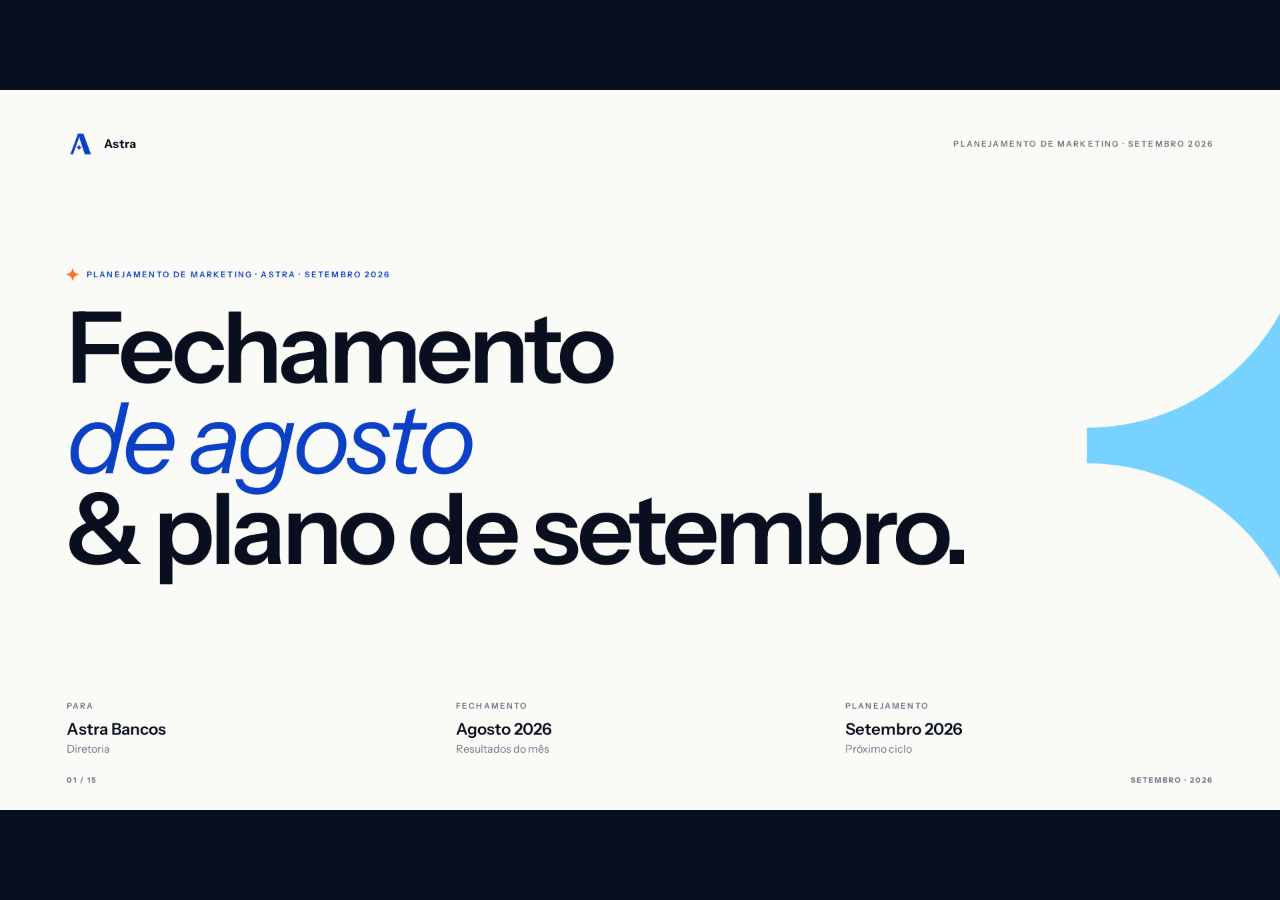
<file: Plano de Implantacao - CEO.html>
<!doctype html>
<html lang="pt-BR">
<head>
<meta charset="utf-8">
<title>Astra · Planejamento de Marketing · Setembro 2026</title>
<link rel="stylesheet" href="brand.css">
<script src="deck-stage.js"></script>
<style>
/* Paleta secundária Astra (Kit de Marca) */
:root {
  --laranja: #FC7225;
  --azul-estrelar: #78D2FF;
  --azul-naval: #0A0D51;
  /* Canais */
  --shopify: #4F8A2E;
  --shopify-bg: #EEF6E5;
  --shopify-line: #CFE3B6;
  --ml-amber: #B57E00;
  --ml-bg: #FFF7D6;
  --ml-line: #EFD98C;
}

/* Local helpers */
.kicker { font-weight:600; font-size:12px; letter-spacing:0.20em; text-transform:uppercase; color:var(--astra-blue); margin-bottom:24px; }

/* Slide chrome */
.slide-num { font-feature-settings:"lnum"; }

/* Cover */
.cover-mark { width:88px; height:88px; }
.cover-mark .st0 { fill: var(--astra-blue); }

/* Brand mark inline */
.brand-A {
  display:inline-flex; align-items:center; justify-content:center;
  width:32px; height:32px;
}

/* Sections */
.divider {
  background: var(--astra-blue);
  color: #fff;
  padding:0;
}
.divider section { padding:0; }

/* Phase block */
.phase {
  background:#fff; border:1px solid var(--line);
  padding:32px 30px; display:flex; flex-direction:column; gap:16px;
  min-height:0;
}
.phase-num {
  font-size:48px; font-weight:600; line-height:1;
  color:var(--astra-blue); letter-spacing:-0.03em;
}
.phase-title { font-size:32px; font-weight:600; line-height:1.05; letter-spacing:-0.02em; }
.phase-list { display:flex; flex-direction:column; gap:8px; margin-top:8px; }
.phase-list li {
  list-style:none; padding-left:22px; position:relative;
  font-size:18px; line-height:1.4; color:var(--ink-soft);
}
.phase-list li::before {
  content:''; position:absolute; left:0; top:11px;
  width:8px; height:8px; background:var(--astra-blue);
  clip-path: polygon(50% 0%, 60% 40%, 100% 50%, 60% 60%, 50% 100%, 40% 60%, 0% 50%, 40% 40%);
}

/* Deliverable row */
.deliv {
  display:grid; grid-template-columns: 90px 1fr auto; gap:24px;
  padding: 22px 0; border-bottom:1px solid var(--line);
  align-items:start;
}
.deliv:last-child { border-bottom:none; }
.deliv .when {
  font-feature-settings:"lnum";
  font-weight:600; font-size:18px; color:var(--astra-blue);
  letter-spacing:0.04em;
}
.deliv .what { font-size:24px; font-weight:500; color:var(--ink); line-height:1.2; }
.deliv .what-sub { font-size:16px; color:var(--muted); margin-top:4px; }
.deliv .who { font-size:13px; letter-spacing:0.12em; text-transform:uppercase; color:var(--muted); font-weight:600; padding-top:6px; }

/* Week column for monthly cycle */
.week-col {
  background:#fff; border:1px solid var(--line);
  display:flex; flex-direction:column;
  min-height:0;
}
.week-col-head {
  padding:24px 26px; border-bottom:1px solid var(--line);
  display:flex; flex-direction:column; gap:6px;
}
.week-col-head.is-blue { background: var(--astra-blue); color:#fff; border-color: var(--astra-blue); }
.week-col-head.is-ink { background: var(--ink); color:#fff; border-color: var(--ink); }
.week-num { font-size:14px; letter-spacing:0.18em; text-transform:uppercase; font-weight:700; opacity:0.8; }
.week-title { font-size:30px; font-weight:600; line-height:1.05; letter-spacing:-0.02em; }
.week-body { padding:22px 26px; display:flex; flex-direction:column; gap:14px; flex:1; }
.week-item { display:flex; gap:12px; align-items:flex-start; }
.week-item-mark {
  width:8px; height:8px; margin-top:8px;
  background:var(--astra-blue);
  clip-path: polygon(50% 0%, 60% 40%, 100% 50%, 60% 60%, 50% 100%, 40% 60%, 0% 50%, 40% 40%);
  flex-shrink:0;
}
.week-item-text { font-size:17px; line-height:1.35; color:var(--ink-soft); }
.week-deliv {
  margin-top:auto; padding:18px 26px;
  background:var(--paper-2); border-top:1px solid var(--line);
  font-size:13px; letter-spacing:0.04em; color:var(--ink); font-weight:600;
}
.week-deliv-label { font-size:11px; letter-spacing:0.18em; text-transform:uppercase; color:var(--muted); margin-bottom:4px; font-weight:700; }

/* Module cards */
.mod {
  background:#fff; border:1px solid var(--line);
  padding:28px 28px 26px;
  display:flex; flex-direction:column; gap:14px;
  min-height:0;
}
.mod-icon {
  width:64px; height:64px; padding:10px;
  background: var(--astra-blue-tint); border-radius:14px;
  display:flex; align-items:center; justify-content:center;
}
.mod-icon svg { width:100%; height:100%; }
.mod-num { font-size:13px; letter-spacing:0.18em; text-transform:uppercase; color:var(--astra-blue); font-weight:700; }
.mod-name { font-size:26px; font-weight:600; line-height:1.1; letter-spacing:-0.01em; }
.mod-desc { font-size:16px; line-height:1.4; color:var(--ink-soft); }
.mod-foot {
  margin-top:auto; padding-top:14px; border-top:1px solid var(--line);
  display:flex; justify-content:space-between; align-items:center;
  font-size:13px;
}
.mod-tag { color:var(--muted); letter-spacing:0.06em; text-transform:uppercase; font-weight:600; font-size:11px; }
.mod-week { color:var(--astra-blue); font-weight:700; letter-spacing:0.04em; }

/* Gantt for implantation */
.gantt-grid {
  display:grid; grid-template-columns: 280px repeat(4, 1fr);
  gap:0; align-items:stretch;
}
.gantt-grid.head { border-bottom:2px solid var(--ink); padding-bottom:12px; margin-bottom:6px; }
.gantt-cell-head { font-size:11px; letter-spacing:0.18em; text-transform:uppercase; color:var(--muted); font-weight:700; text-align:center; }
.gantt-cell-head.first { text-align:left; padding-left:0; }
.gantt-row {
  display:grid; grid-template-columns: 280px repeat(4, 1fr);
  align-items:center; padding:14px 0;
  border-bottom:1px solid var(--line-soft);
}
.gantt-label { padding-right:24px; }
.gantt-label-name { font-size:18px; font-weight:600; color:var(--ink); }
.gantt-label-sub { font-size:14px; color:var(--muted); }
.gantt-track {
  position:relative; height:34px;
  background: transparent;
  border-left:1px solid var(--line-soft);
}
.gantt-track:last-child { border-right:1px solid var(--line-soft); }
.gantt-bar {
  position:absolute; top:6px; bottom:6px;
  background: var(--astra-blue); color:#fff;
  display:flex; align-items:center; padding:0 12px;
  font-size:13px; font-weight:600; letter-spacing:0.02em;
}
.gantt-bar.gold { background: var(--gold); color:#fff; }
.gantt-bar.ink { background: var(--ink); color:#fff; }

</style>
</head>
<body>

<deck-stage>

<!-- ============================================================ -->
<!-- 01 — CAPA                                                     -->
<!-- ============================================================ -->
<section data-screen-label="01 Capa" style="padding:0; background:var(--paper);">
  <!-- Top bar -->
  <div style="position:absolute; top:60px; left:100px; right:100px; display:flex; justify-content:space-between; align-items:center; z-index:2;">
    <div style="display:flex; align-items:center; gap:14px;">
      <svg width="42" height="42" viewBox="0 0 272.9 259.3">
        <path fill="#0C41C6" d="M122.6,135.4h-4.2c0,13.9-11.3,25.2-25.2,25.2v4.2c14,0,25.3,11.3,25.3,25.3h4.1c0-14,11.3-25.3,25.3-25.3h0v-4.1h0c-14,0-25.3-11.3-25.3-25.3ZM109.6,29.4L35.7,229.9h26.2l54.8-149c2.3-6.2,3.5-12.6,3.6-19.2,0-.3,0-.5,0-.7h4.1c0,1.1.1,3,.3,5.1.3,4.8,1.3,9.6,2.8,14.1l49.1,149.7h60.6L163,29.4h-53.5Z"/>
      </svg>
      <span style="font-weight:700; font-size:18px; letter-spacing:0.02em; color:var(--ink);">Astra</span>
    </div>
    <span class="label">Planejamento de Marketing · Setembro 2026</span>
  </div>

  <!-- Main composition -->
  <!-- Grafismo Astra -->
  <svg viewBox="900 0 403 1080" style="position:absolute; right:0; top:50%; height:72%; transform:translateY(-50%) scaleX(-1); z-index:1;"><path fill="var(--azul-estrelar)" d="M1303,493.7c-253.6,0-459.2-205.6-459.2-459.2h-.3V0H0v1080h843.6v-53h.3c0-253.6,205.6-459.2,459.2-459.2h0v-74.1h0Z"/></svg>

  <div style="position:absolute; left:100px; right:100px; top:46%; transform:translateY(-50%); z-index:2;">
    <div class="label-blue" style="margin-bottom:32px; display:flex; align-items:center; gap:12px;"><svg width="18" height="18" viewBox="620 200 680 680" style="flex-shrink:0;"><path fill="var(--laranja)" d="M985.3,200.7h-52.1c0,172.6-139.9,312.6-312.6,312.6v52.1c173.4,0,314,140.6,314,314h50.7c0-173.4,140.6-314,314-314h0v-50.7h0c-173.4,0-314-140.6-314-314Z"/></svg><span>Planejamento de Marketing · Astra · Setembro 2026</span></div>
    <div style="font-weight:600; font-size:148px; line-height:0.92; letter-spacing:-0.045em; color:var(--ink);">
      Fechamento<br>
      <span style="color:var(--astra-blue); font-weight:400; font-style:italic;">de agosto</span><br>
      &amp; plano de setembro.
    </div>
  </div>

  <!-- Bottom info -->
  <div style="position:absolute; left:100px; right:100px; bottom:80px; display:grid; grid-template-columns:repeat(3, 1fr); gap:32px; z-index:2; color:var(--ink);">
    <div>
      <div class="label" style="margin-bottom:10px;">Para</div>
      <div style="font-size:24px; font-weight:600;">Astra Bancos</div>
      <div class="small">Diretoria</div>
    </div>
    <div>
      <div class="label" style="margin-bottom:10px;">Fechamento</div>
      <div style="font-size:24px; font-weight:600;">Agosto 2026</div>
      <div class="small">Resultados do mês</div>
    </div>
    <div>
      <div class="label" style="margin-bottom:10px;">Planejamento</div>
      <div style="font-size:24px; font-weight:600;">Setembro 2026</div>
      <div class="small">Próximo ciclo</div>
    </div>
  </div>

  <!-- Bottom rule -->
  <div style="position:absolute; bottom:36px; left:100px; right:100px; display:flex; justify-content:space-between; font-size:11px; letter-spacing:0.18em; text-transform:uppercase; color:var(--muted); font-weight:700; z-index:2;">
    <span>01 / 15</span>
    <span>Setembro · 2026</span>
  </div>
</section>

<!-- ============================================================ -->
<!-- E1 — DIVISOR E-COMMERCE                                       -->
<!-- ============================================================ -->
<section data-screen-label="E1 Divisor E-commerce" style="padding:0; background:var(--astra-blue); color:#fff; overflow:hidden;">
  <div style="position:absolute; top:60px; left:100px; right:100px; display:flex; justify-content:space-between; align-items:center; font-size:13px; letter-spacing:0.16em; text-transform:uppercase; color:rgba(255,255,255,0.7); font-weight:600;">
    <span>Astra · Planejamento de Marketing</span>
    <span>E-commerce</span>
  </div>

  <svg viewBox="900 0 403 1080" style="position:absolute; right:0; top:50%; height:72%; transform:translateY(-50%) scaleX(-1); z-index:1;"><path fill="var(--azul-estrelar)" d="M1303,493.7c-253.6,0-459.2-205.6-459.2-459.2h-.3V0H0v1080h843.6v-53h.3c0-253.6,205.6-459.2,459.2-459.2h0v-74.1h0Z"/></svg>

  <div style="position:absolute; left:100px; right:100px; top:50%; transform:translateY(-50%); z-index:2;">
    <div class="label" style="color:rgba(255,255,255,0.85); margin-bottom:36px;">Fechamento · Agosto 2026</div>
    <div style="font-weight:600; font-size:200px; line-height:0.9; letter-spacing:-0.045em;">E-commerce</div>
    <div style="font-weight:400; color:var(--laranja); font-size:56px; letter-spacing:-0.01em; line-height:1.15; margin-top:24px;">Jornada de compra, aquisição de usuários<br>e performance consolidada.</div>
  </div>

  <div style="position:absolute; bottom:36px; left:100px; right:100px; display:flex; justify-content:space-between; font-size:11px; letter-spacing:0.18em; text-transform:uppercase; color:rgba(255,255,255,0.7); font-weight:700;">
    <span>Astra · Planejamento de Marketing</span>
  </div>
</section>

<!-- ============================================================ -->
<!-- E2 — JORNADA DE COMPRA (FUNIL JUNHO)                          -->
<!-- ============================================================ -->
<section data-screen-label="E2 Jornada de compra">
  <div class="mast" style="margin-bottom:28px;">
    <div class="brand-mark">
      <svg width="20" height="20" viewBox="0 0 272.9 259.3"><path fill="#0C41C6" d="M122.6,135.4h-4.2c0,13.9-11.3,25.2-25.2,25.2v4.2c14,0,25.3,11.3,25.3,25.3h4.1c0-14,11.3-25.3,25.3-25.3h0v-4.1h0c-14,0-25.3-11.3-25.3-25.3ZM109.6,29.4L35.7,229.9h26.2l54.8-149c2.3-6.2,3.5-12.6,3.6-19.2,0-.3,0-.5,0-.7h4.1c0,1.1.1,3,.3,5.1.3,4.8,1.3,9.6,2.8,14.1l49.1,149.7h60.6L163,29.4h-53.5Z"/></svg>
      <span>Astra · Planejamento de Marketing</span>
    </div>
    <span>E-commerce · Agosto</span>
  </div>

  <div class="kicker" style="margin-bottom:12px;">Jornada de compra</div>
  <h2 class="title" style="font-size:64px; margin-bottom:16px;">4.504 veem produto. <span style="color:#C53030;">Só 84 chegam ao carrinho.</span></h2>

  <div style="display:grid; grid-template-columns:1.5fr 1fr; gap:24px; flex:1; min-height:0; margin-top:16px;">

    <!-- FUNIL -->
    <div class="card" style="padding:32px 36px 24px; display:flex; flex-direction:column;">
      <div style="font-size:13px; letter-spacing:0.18em; text-transform:uppercase; color:var(--astra-blue); font-weight:700; margin-bottom:20px;">Funil de agosto · 5.770 sessões · dados Shopify</div>
      <div style="height:560px; display:flex; align-items:stretch; gap:18px; position:relative;">
        <svg viewBox="0 0 1000 560" preserveAspectRatio="none" style="position:absolute; inset:0; width:100%; height:100%; pointer-events:none; z-index:5; overflow:visible;">
          <path d="M97,83 C197,83 198,160 298,160 C398,160 400,505 500,505 C600,505 602,155 702,155 C802,155 803,384 903,384" fill="none" stroke="#C53030" stroke-width="3.5" vector-effect="non-scaling-stroke" opacity="0.9"/>
          <circle cx="97" cy="83" r="6" fill="#C53030"/>
          <circle cx="298" cy="160" r="6" fill="#C53030"/>
          <circle cx="500" cy="505" r="6" fill="#C53030"/>
          <circle cx="702" cy="155" r="6" fill="#C53030"/>
          <circle cx="903" cy="384" r="6" fill="#C53030"/>
        </svg>
          <div style="position:absolute; left:20%; top:116px; transform:translateX(-50%); z-index:6;"><span class="pill" style="font-size:13px; padding:5px 16px; background:#C53030; color:#fff;">78%</span></div>
          <div style="position:absolute; left:50%; top:436px; transform:translateX(-50%); z-index:6;"><span class="pill" style="font-size:13px; padding:5px 16px; background:#C53030; color:#fff;">1,9%</span></div>
          <div style="position:absolute; left:70.2%; top:103px; transform:translateX(-50%); z-index:6;"><span class="pill" style="font-size:13px; padding:5px 16px; background:#C53030; color:#fff;">88%</span></div>
          <div style="position:absolute; left:90.3%; top:332px; transform:translateX(-50%); z-index:6;"><span class="pill" style="font-size:13px; padding:5px 16px; background:#C53030; color:#fff;">14,9%</span></div>
        <div style="flex:1; display:flex; flex-direction:column;">
          <div style="height:34px;"></div>
          <div style="flex:1; display:flex; flex-direction:column; justify-content:flex-end;">
            <div style="font-size:22px; font-weight:600; color:var(--ink); text-align:center; margin-bottom:6px;">5.770</div>
            <div style="background:var(--azul-naval); border-radius:6px 6px 0 0; height:440px;"></div>
          </div>
          <div style="border-top:2px solid var(--ink); padding-top:10px; font-size:15px; font-weight:600; color:var(--ink); text-align:center;">Início de sessão</div>
        </div>
        <div style="flex:1; display:flex; flex-direction:column;">
          <div style="height:34px;"></div>
          <div style="flex:1; display:flex; flex-direction:column; justify-content:flex-end;">
            <div style="font-size:22px; font-weight:600; color:var(--ink); text-align:center; margin-bottom:6px;">4.504</div>
            <div style="background:var(--azul-naval); border-radius:6px 6px 0 0; height:343px;"></div>
          </div>
          <div style="border-top:2px solid var(--ink); padding-top:10px; font-size:15px; font-weight:600; color:var(--ink); text-align:center;">Conferir produto</div>
        </div>
        <div style="flex:1; display:flex; flex-direction:column;">
          <div style="height:34px;"></div>
          <div style="flex:1; display:flex; flex-direction:column; justify-content:flex-end;">
            <div style="font-size:22px; font-weight:600; color:var(--astra-blue); text-align:center; margin-bottom:6px;">84</div>
            <div style="background:var(--azul-naval); border-radius:6px 6px 0 0; height:11px;"></div>
          </div>
          <div style="border-top:2px solid var(--ink); padding-top:10px; font-size:15px; font-weight:600; color:var(--ink); text-align:center;">Adicionar ao carrinho</div>
        </div>
        <div style="flex:1; display:flex; flex-direction:column;">
          <div style="height:34px;"></div>
          <div style="flex:1; display:flex; flex-direction:column; justify-content:flex-end;">
            <div style="font-size:22px; font-weight:600; color:var(--ink); text-align:center; margin-bottom:6px;">74</div>
            <div style="background:var(--azul-naval); border-radius:6px 6px 0 0; height:10px;"></div>
          </div>
          <div style="border-top:2px solid var(--ink); padding-top:10px; font-size:15px; font-weight:600; color:var(--ink); text-align:center;">Iniciar pagamento</div>
        </div>
        <div style="flex:1; display:flex; flex-direction:column;">
          <div style="height:34px;"></div>
          <div style="flex:1; display:flex; flex-direction:column; justify-content:flex-end;">
            <div style="font-size:22px; font-weight:600; color:#C53030; text-align:center; margin-bottom:6px;">11</div>
            <div style="background:var(--astra-blue); border-radius:6px 6px 0 0; height:7px;"></div>
          </div>
          <div style="border-top:2px solid var(--ink); padding-top:10px; font-size:15px; font-weight:600; color:var(--ink); text-align:center;">Comprar</div>
        </div>
      </div>
    </div>

    <!-- LEITURA -->
    <div style="display:flex; flex-direction:column; gap:14px; min-height:0;">
      <div class="card" style="padding:24px 28px;">
        <div style="font-size:13px; letter-spacing:0.16em; text-transform:uppercase; color:var(--astra-blue); font-weight:700; margin-bottom:14px;">Evolução da taxa de conversão</div>
        <div style="display:flex; align-items:flex-end; gap:10px; height:110px;">
                    <div style="flex:1; display:flex; flex-direction:column; justify-content:flex-end; text-align:center;"><span style="font-size:13px; color:var(--muted); margin-bottom:4px;">0,13</span><div style="background:var(--astra-blue-soft); height:41px; border-radius:4px 4px 0 0;"></div><span style="font-size:12px; color:var(--muted); margin-top:4px;">Mar</span></div>
          <div style="flex:1; display:flex; flex-direction:column; justify-content:flex-end; text-align:center;"><span style="font-size:13px; color:var(--muted); margin-bottom:4px;">0,14</span><div style="background:var(--astra-blue-soft); height:44px; border-radius:4px 4px 0 0;"></div><span style="font-size:12px; color:var(--muted); margin-top:4px;">Abr</span></div>
          <div style="flex:1; display:flex; flex-direction:column; justify-content:flex-end; text-align:center;"><span style="font-size:13px; color:var(--muted); margin-bottom:4px;">0,17</span><div style="background:var(--astra-blue-soft); height:54px; border-radius:4px 4px 0 0;"></div><span style="font-size:12px; color:var(--muted); margin-top:4px;">Mai</span></div>
          <div style="flex:1; display:flex; flex-direction:column; justify-content:flex-end; text-align:center;"><span style="font-size:13px; color:var(--muted); margin-bottom:4px;">0,27</span><div style="background:var(--astra-blue); opacity:0.6; height:85px; border-radius:4px 4px 0 0;"></div><span style="font-size:12px; color:var(--muted); margin-top:4px;">Jun</span></div>
          <div style="flex:1; display:flex; flex-direction:column; justify-content:flex-end; text-align:center;"><span style="font-size:13px; color:var(--muted); margin-bottom:4px;">0,15</span><div style="background:var(--astra-blue-soft); height:47px; border-radius:4px 4px 0 0;"></div><span style="font-size:12px; color:var(--muted); margin-top:4px;">Jul</span></div>
          <div style="flex:1; display:flex; flex-direction:column; justify-content:flex-end; text-align:center;"><span style="font-size:13px; font-weight:700; color:var(--astra-blue); margin-bottom:4px;">0,19</span><div style="background:var(--astra-blue); height:60px; border-radius:4px 4px 0 0;"></div><span style="font-size:12px; font-weight:700; color:var(--astra-blue); margin-top:4px;">Ago</span></div>
        </div>
      </div>

      <div class="card" style="padding:20px 28px;">
        <div style="font-size:16px; line-height:1.5; color:var(--ink-soft);">O tráfego pago de agosto cai direto no catálogo: <strong style="color:var(--ink);">78% das sessões veem produto ou coleção</strong>. O gap que apontamos em junho reagiu: o carrinho <strong style="color:var(--ink);">mais que dobrou</strong> (36 → 84).</div>
      </div>

      <div class="card" style="padding:20px 28px; background:var(--astra-blue); color:#fff; border-color:var(--astra-blue); flex:1;">
        <div style="font-size:13px; letter-spacing:0.16em; text-transform:uppercase; font-weight:700; opacity:0.9; margin-bottom:10px;">O gap mudou de lugar</div>
        <div style="font-size:17px; line-height:1.5;">Agora perdemos <strong>depois do carrinho</strong>: 84 adicionam, 74 iniciam o pagamento e 11 concluem (15% do checkout). Frete e condições de pagamento no checkout são os pontos a atacar.</div>
      </div>
    </div>

  </div>

  <div class="foot">
    <span>Astra · Planejamento de Marketing · Setembro 2026</span>
    <span>E-commerce</span>
  </div>
</section>

<!-- ============================================================ -->
<!-- E2B — COMPARATIVO: PERDA ENTRADA -> PRODUTO                   -->
<!-- ============================================================ -->
<section data-screen-label="E2b Comparativo entrada-produto">
  <div class="mast" style="margin-bottom:28px;">
    <div class="brand-mark">
      <svg width="20" height="20" viewBox="0 0 272.9 259.3"><path fill="#0C41C6" d="M122.6,135.4h-4.2c0,13.9-11.3,25.2-25.2,25.2v4.2c14,0,25.3,11.3,25.3,25.3h4.1c0-14,11.3-25.3,25.3-25.3h0v-4.1h0c-14,0-25.3-11.3-25.3-25.3ZM109.6,29.4L35.7,229.9h26.2l54.8-149c2.3-6.2,3.5-12.6,3.6-19.2,0-.3,0-.5,0-.7h4.1c0,1.1.1,3,.3,5.1.3,4.8,1.3,9.6,2.8,14.1l49.1,149.7h60.6L163,29.4h-53.5Z"/></svg>
      <span>Astra · Planejamento de Marketing</span>
    </div>
    <span>E-commerce · Evolução do funil</span>
  </div>

  <div class="kicker" style="margin-bottom:12px;">Jornada de compra · evolução · dados Shopify</div>
  <h2 class="title" style="font-size:64px; margin-bottom:16px;"><span style="color:var(--astra-blue);">8 em cada 10 visitas</span> agora chegam a um produto.</h2>

  <div style="display:grid; grid-template-columns:1fr 1fr 1fr 1.15fr; gap:16px; flex:1; min-height:0; margin-top:16px;">

    <div class="card" style="display:flex; flex-direction:column; padding:24px 26px;">
      <div style="font-size:13px; letter-spacing:0.18em; text-transform:uppercase; color:var(--muted); font-weight:700; margin-bottom:16px;">Junho</div>
      <div style="display:flex; align-items:flex-end; gap:18px; flex:1;">
        <div style="flex:1; display:flex; flex-direction:column; justify-content:flex-end; text-align:center;">
          <div style="font-size:21px; font-weight:600; color:var(--ink); margin-bottom:6px;">3.392</div>
          <div style="background:var(--azul-naval); border-radius:6px 6px 0 0; height:176px;"></div>
          <div style="border-top:2px solid var(--ink); padding-top:8px; font-size:13px; font-weight:600; color:var(--muted);">Sessões</div>
        </div>
        <div style="flex:1; display:flex; flex-direction:column; justify-content:flex-end; text-align:center;">
          <div style="font-size:21px; font-weight:600; color:var(--ink); margin-bottom:6px;">1.999</div>
          <div style="background:var(--azul-naval); opacity:0.55; border-radius:6px 6px 0 0; height:104px;"></div>
          <div style="border-top:2px solid var(--ink); padding-top:8px; font-size:13px; font-weight:600; color:var(--muted);">Veem produto</div>
        </div>
      </div>
      <div style="margin-top:16px; padding:10px 12px; background:#FFF0F0; border:1px solid #FFD4D4; border-radius:8px; text-align:center;">
        <span style="font-size:14.5px; color:#C53030; font-weight:700;">41% se perdiam</span>
      </div>
    </div>
    <div class="card" style="display:flex; flex-direction:column; padding:24px 26px;">
      <div style="font-size:13px; letter-spacing:0.18em; text-transform:uppercase; color:var(--muted); font-weight:700; margin-bottom:16px;">Julho</div>
      <div style="display:flex; align-items:flex-end; gap:18px; flex:1;">
        <div style="flex:1; display:flex; flex-direction:column; justify-content:flex-end; text-align:center;">
          <div style="font-size:21px; font-weight:600; color:var(--ink); margin-bottom:6px;">3.365</div>
          <div style="background:var(--azul-naval); border-radius:6px 6px 0 0; height:175px;"></div>
          <div style="border-top:2px solid var(--ink); padding-top:8px; font-size:13px; font-weight:600; color:var(--muted);">Sessões</div>
        </div>
        <div style="flex:1; display:flex; flex-direction:column; justify-content:flex-end; text-align:center;">
          <div style="font-size:21px; font-weight:600; color:var(--ink); margin-bottom:6px;">1.781</div>
          <div style="background:var(--azul-naval); opacity:0.55; border-radius:6px 6px 0 0; height:93px;"></div>
          <div style="border-top:2px solid var(--ink); padding-top:8px; font-size:13px; font-weight:600; color:var(--muted);">Veem produto</div>
        </div>
      </div>
      <div style="margin-top:16px; padding:10px 12px; background:#FFF0F0; border:1px solid #FFD4D4; border-radius:8px; text-align:center;">
        <span style="font-size:14.5px; color:#C53030; font-weight:700;">47% se perdiam</span>
      </div>
    </div>
    <div class="card" style="display:flex; flex-direction:column; padding:24px 26px; border-color:var(--astra-blue-soft);">
      <div style="font-size:13px; letter-spacing:0.18em; text-transform:uppercase; color:var(--astra-blue); font-weight:700; margin-bottom:16px;">Agosto</div>
      <div style="display:flex; align-items:flex-end; gap:18px; flex:1;">
        <div style="flex:1; display:flex; flex-direction:column; justify-content:flex-end; text-align:center;">
          <div style="font-size:21px; font-weight:600; color:var(--ink); margin-bottom:6px;">5.770</div>
          <div style="background:var(--azul-naval); border-radius:6px 6px 0 0; height:300px;"></div>
          <div style="border-top:2px solid var(--ink); padding-top:8px; font-size:13px; font-weight:600; color:var(--muted);">Sessões</div>
        </div>
        <div style="flex:1; display:flex; flex-direction:column; justify-content:flex-end; text-align:center;">
          <div style="font-size:21px; font-weight:700; color:var(--astra-blue); margin-bottom:6px;">4.504</div>
          <div style="background:var(--astra-blue); border-radius:6px 6px 0 0; height:234px;"></div>
          <div style="border-top:2px solid var(--ink); padding-top:8px; font-size:13px; font-weight:600; color:var(--muted);">Veem produto</div>
        </div>
      </div>
      <div style="margin-top:16px; padding:10px 12px; background:var(--astra-blue-tint); border:1px solid var(--astra-blue-soft); border-radius:8px; text-align:center;">
        <span style="font-size:14.5px; color:var(--astra-blue); font-weight:700;">só 22% se perdem</span>
      </div>
    </div>

    <!-- LEITURA -->
    <div style="display:flex; flex-direction:column; gap:12px; min-height:0;">
      <div class="card" style="padding:20px 24px;">
        <div style="font-size:13px; letter-spacing:0.16em; text-transform:uppercase; color:var(--astra-blue); font-weight:700; margin-bottom:10px;">Por que melhorou</div>
        <div style="font-size:15px; line-height:1.5; color:var(--ink-soft);">As campanhas novas caem <strong style="color:var(--ink);">direto na página de produto e nas coleções</strong>, sem escala na home. E o site ganhou coleções por segmento e menu novo: quem entra pela home acha o produto em menos cliques.</div>
      </div>
      <div class="card" style="padding:20px 24px; flex:1;">
        <div style="font-size:13px; letter-spacing:0.16em; text-transform:uppercase; color:var(--laranja); font-weight:700; margin-bottom:10px;">Próxima fronteira: o carrinho (1,9%)</div>
        <div style="font-size:14.5px; line-height:1.45; color:var(--ink-soft); display:flex; flex-direction:column; gap:8px;">
          <div>· <strong style="color:var(--ink);">Peça técnica gera dúvida de compatibilidade</strong> — parte confere o produto e fecha pelo WhatsApp e CRM (R$ 29,8 mil vendidos lá em agosto), sem passar pelo carrinho.</div>
          <div>· <strong style="color:var(--ink);">Frete e parcelamento só aparecem no checkout</strong> — quem quer o custo total desiste antes de adicionar.</div>
          <div>· <strong style="color:var(--ink);">Produtos sem avaliação</strong> — falta prova social na decisão.</div>
        </div>
      </div>
      <div class="card" style="padding:14px 20px; background:var(--astra-blue); color:#fff; border-color:var(--astra-blue);">
        <div style="font-size:14px; line-height:1.5;">O plano de página de produto (a seguir) ataca exatamente esses três pontos.</div>
      </div>
    </div>

  </div>

  <div class="foot">
    <span>Astra · Planejamento de Marketing · Setembro 2026</span>
    <span>E-commerce</span>
  </div>
</section>




<!-- ============================================================ -->
<!-- E4 — QUANTIDADE DE SESSÕES                                    -->
<!-- ============================================================ -->
<section data-screen-label="E4 Quantidade de sessões">
  <div class="mast" style="margin-bottom:28px;">
    <div class="brand-mark">
      <svg width="20" height="20" viewBox="0 0 272.9 259.3"><path fill="#0C41C6" d="M122.6,135.4h-4.2c0,13.9-11.3,25.2-25.2,25.2v4.2c14,0,25.3,11.3,25.3,25.3h4.1c0-14,11.3-25.3,25.3-25.3h0v-4.1h0c-14,0-25.3-11.3-25.3-25.3ZM109.6,29.4L35.7,229.9h26.2l54.8-149c2.3-6.2,3.5-12.6,3.6-19.2,0-.3,0-.5,0-.7h4.1c0,1.1.1,3,.3,5.1.3,4.8,1.3,9.6,2.8,14.1l49.1,149.7h60.6L163,29.4h-53.5Z"/></svg>
      <span>Astra · Planejamento de Marketing</span>
    </div>
    <span>E-commerce · Sessões</span>
  </div>

  <div class="kicker" style="margin-bottom:12px;">Tráfego do site</div>
  <h2 class="title" style="font-size:64px; margin-bottom:16px;">Quantidade de sessões.</h2>

  <div style="display:grid; grid-template-columns:1fr 2fr; gap:24px; flex:1; min-height:0; margin-top:16px;">

    <div style="display:flex; flex-direction:column; gap:14px;">
      <div class="card" style="padding:24px 28px;">
        <div style="display:flex; gap:12px; align-items:flex-start;">
          <div class="week-item-mark" style="margin-top:10px;"></div>
          <div style="font-size:18px; line-height:1.5; color:var(--ink-soft);"><strong style="color:var(--ink);">Agosto fez 5.770 sessões, o 2º melhor mês do ano</strong> — só atrás de fevereiro (6.787).</div>
        </div>
      </div>
      <div class="card" style="padding:24px 28px;">
        <div style="display:flex; gap:12px; align-items:flex-start;">
          <div class="week-item-mark" style="margin-top:10px;"></div>
          <div style="font-size:18px; line-height:1.5; color:var(--ink-soft);"><strong style="color:var(--ink);">↑72% sobre julho</strong>, puxado pelas campanhas novas de Meta otimizadas para compra. Bem acima da média do ano: <strong style="color:var(--laranja);">4.358</strong>.</div>
        </div>
      </div>
      <div class="card" style="padding:20px 28px; background:var(--astra-blue-tint); border-color:var(--astra-blue-soft); margin-top:auto;">
        <div style="display:flex; align-items:center; gap:14px;">
          <div style="width:36px; height:3px; background:var(--laranja); flex-shrink:0;"></div>
          <div style="font-size:15px; color:var(--ink-soft);">Linha laranja = média de sessões em 2026 (4.358)</div>
        </div>
      </div>
    </div>

    <div class="card" style="padding:32px 36px 24px; display:flex; flex-direction:column;">
      <div style="font-size:13px; letter-spacing:0.18em; text-transform:uppercase; color:var(--astra-blue); font-weight:700; margin-bottom:20px;">Sessões por mês · Jan a Ago 2026 · dados Shopify</div>
      <div style="position:relative; height:560px;">
        <div style="position:absolute; left:0; right:0; bottom:332px; border-top:3px solid var(--laranja); z-index:3;">
          <span style="position:absolute; right:0; top:-26px; font-size:13px; font-weight:700; color:var(--laranja);">média 4.358</span>
        </div>
        <div style="position:absolute; inset:0; display:flex; align-items:stretch; gap:20px;">
                    <div style="flex:1; display:flex; flex-direction:column;"><div style="flex:1; display:flex; flex-direction:column; justify-content:flex-end;"><div style="font-size:19px; font-weight:600; color:var(--ink); text-align:center; margin-bottom:6px;">2.935</div><div style="background:var(--azul-naval); border-radius:6px 6px 0 0; height:203px;"></div></div><div style="border-top:2px solid var(--ink); padding-top:8px; font-size:14px; font-weight:600; color:var(--muted); text-align:center;">Janeiro</div></div>
          <div style="flex:1; display:flex; flex-direction:column;"><div style="flex:1; display:flex; flex-direction:column; justify-content:flex-end;"><div style="font-size:19px; font-weight:700; color:var(--astra-blue); text-align:center; margin-bottom:6px;">6.787</div><div style="background:var(--astra-blue); border-radius:6px 6px 0 0; height:470px;"></div></div><div style="border-top:2px solid var(--ink); padding-top:8px; font-size:14px; font-weight:600; color:var(--muted); text-align:center;">Fevereiro</div></div>
          <div style="flex:1; display:flex; flex-direction:column;"><div style="flex:1; display:flex; flex-direction:column; justify-content:flex-end;"><div style="font-size:19px; font-weight:600; color:var(--ink); text-align:center; margin-bottom:6px;">5.404</div><div style="background:var(--azul-naval); border-radius:6px 6px 0 0; height:374px;"></div></div><div style="border-top:2px solid var(--ink); padding-top:8px; font-size:14px; font-weight:600; color:var(--muted); text-align:center;">Março</div></div>
          <div style="flex:1; display:flex; flex-direction:column;"><div style="flex:1; display:flex; flex-direction:column; justify-content:flex-end;"><div style="font-size:19px; font-weight:600; color:var(--ink); text-align:center; margin-bottom:6px;">4.212</div><div style="background:var(--azul-naval); border-radius:6px 6px 0 0; height:292px;"></div></div><div style="border-top:2px solid var(--ink); padding-top:8px; font-size:14px; font-weight:600; color:var(--muted); text-align:center;">Abril</div></div>
          <div style="flex:1; display:flex; flex-direction:column;"><div style="flex:1; display:flex; flex-direction:column; justify-content:flex-end;"><div style="font-size:19px; font-weight:600; color:var(--ink); text-align:center; margin-bottom:6px;">2.997</div><div style="background:var(--azul-naval); border-radius:6px 6px 0 0; height:208px;"></div></div><div style="border-top:2px solid var(--ink); padding-top:8px; font-size:14px; font-weight:600; color:var(--muted); text-align:center;">Maio</div></div>
          <div style="flex:1; display:flex; flex-direction:column;"><div style="flex:1; display:flex; flex-direction:column; justify-content:flex-end;"><div style="font-size:19px; font-weight:600; color:var(--ink); text-align:center; margin-bottom:6px;">3.392</div><div style="background:var(--azul-naval); border-radius:6px 6px 0 0; height:235px;"></div></div><div style="border-top:2px solid var(--ink); padding-top:8px; font-size:14px; font-weight:600; color:var(--muted); text-align:center;">Junho</div></div>
          <div style="flex:1; display:flex; flex-direction:column;"><div style="flex:1; display:flex; flex-direction:column; justify-content:flex-end;"><div style="font-size:19px; font-weight:600; color:var(--ink); text-align:center; margin-bottom:6px;">3.365</div><div style="background:var(--azul-naval); border-radius:6px 6px 0 0; height:233px;"></div></div><div style="border-top:2px solid var(--ink); padding-top:8px; font-size:14px; font-weight:600; color:var(--muted); text-align:center;">Julho</div></div>
          <div style="flex:1; display:flex; flex-direction:column;"><div style="flex:1; display:flex; flex-direction:column; justify-content:flex-end;"><div style="font-size:19px; font-weight:700; color:var(--astra-blue); text-align:center; margin-bottom:6px;">5.770</div><div style="background:var(--astra-blue); border-radius:6px 6px 0 0; height:400px;"></div></div><div style="border-top:2px solid var(--ink); padding-top:8px; font-size:14px; font-weight:700; color:var(--astra-blue); text-align:center;">Agosto</div></div>
        </div>
      </div>
    </div>

  </div>

  <div class="foot">
    <span>Astra · Planejamento de Marketing · Setembro 2026</span>
    <span>Sessões</span>
  </div>
</section>

<!-- ============================================================ -->
<!-- E3 — AQUISIÇÃO DE USUÁRIOS                                    -->
<!-- ============================================================ -->
<section data-screen-label="E3 Aquisição de usuários">
  <div class="mast" style="margin-bottom:28px;">
    <div class="brand-mark">
      <svg width="20" height="20" viewBox="0 0 272.9 259.3"><path fill="#0C41C6" d="M122.6,135.4h-4.2c0,13.9-11.3,25.2-25.2,25.2v4.2c14,0,25.3,11.3,25.3,25.3h4.1c0-14,11.3-25.3,25.3-25.3h0v-4.1h0c-14,0-25.3-11.3-25.3-25.3ZM109.6,29.4L35.7,229.9h26.2l54.8-149c2.3-6.2,3.5-12.6,3.6-19.2,0-.3,0-.5,0-.7h4.1c0,1.1.1,3,.3,5.1.3,4.8,1.3,9.6,2.8,14.1l49.1,149.7h60.6L163,29.4h-53.5Z"/></svg>
      <span>Astra · Planejamento de Marketing</span>
    </div>
    <span>E-commerce · Agosto</span>
  </div>

  <div class="kicker" style="margin-bottom:12px;">Aquisição de usuários · agosto 2026 · 4.557 usuários</div>
  <h2 class="title" style="font-size:64px; margin-bottom:16px;">De onde vêm os usuários.</h2>
  <p class="lead" style="font-size:24px; margin-bottom:40px; max-width:1300px;">Os anúncios no Instagram e Facebook viraram <strong style="color:var(--ink);">o maior canal do site: 41% dos usuários</strong>. Somando o Google Shopping e a Pesquisa paga, os anúncios trazem 65%.</p>

  <div class="card" style="padding:40px 48px; flex:1; display:flex; flex-direction:column; justify-content:center; gap:26px;">
    <div>
      <div style="display:flex; justify-content:space-between; align-items:baseline; margin-bottom:8px;">
        <span style="font-size:20px; font-weight:600; color:var(--ink);">Anúncios Meta<span style='font-size:14px; color:var(--muted); font-weight:400;'> · Instagram e Facebook</span></span>
        <span style="font-size:22px; font-weight:700; color:var(--astra-blue);">41,1%</span>
      </div>
      <div style="height:36px; background:var(--astra-blue-soft); border-radius:6px; overflow:hidden;">
        <div style="height:100%; width:100%; background:var(--astra-blue); border-radius:6px; min-width:6px;"></div>
      </div>
    </div>
    <div>
      <div style="display:flex; justify-content:space-between; align-items:baseline; margin-bottom:8px;">
        <span style="font-size:20px; font-weight:600; color:var(--ink);">Anúncios Google Shopping<span style='font-size:14px; color:var(--muted); font-weight:400;'> · vitrine de produtos</span></span>
        <span style="font-size:22px; font-weight:700; color:var(--astra-blue);">21,0%</span>
      </div>
      <div style="height:36px; background:var(--astra-blue-soft); border-radius:6px; overflow:hidden;">
        <div style="height:100%; width:51%; background:var(--astra-blue); border-radius:6px; min-width:6px;"></div>
      </div>
    </div>
    <div>
      <div style="display:flex; justify-content:space-between; align-items:baseline; margin-bottom:8px;">
        <span style="font-size:20px; font-weight:600; color:var(--ink);">Busca orgânica no Google<span style='font-size:14px; color:var(--muted); font-weight:400;'> · sem custo de anúncio</span></span>
        <span style="font-size:22px; font-weight:700; color:var(--ink);">18,2%</span>
      </div>
      <div style="height:36px; background:var(--astra-blue-soft); border-radius:6px; overflow:hidden;">
        <div style="height:100%; width:44%; background:var(--azul-naval); border-radius:6px; min-width:6px;"></div>
      </div>
    </div>
    <div>
      <div style="display:flex; justify-content:space-between; align-items:baseline; margin-bottom:8px;">
        <span style="font-size:20px; font-weight:600; color:var(--ink);">Tráfego direto<span style='font-size:14px; color:var(--muted); font-weight:400;'> · quem já conhece a Astra</span></span>
        <span style="font-size:22px; font-weight:700; color:var(--ink);">9,1%</span>
      </div>
      <div style="height:36px; background:var(--astra-blue-soft); border-radius:6px; overflow:hidden;">
        <div style="height:100%; width:22%; background:var(--muted); border-radius:6px; min-width:6px;"></div>
      </div>
    </div>
    <div>
      <div style="display:flex; justify-content:space-between; align-items:baseline; margin-bottom:8px;">
        <span style="font-size:20px; font-weight:600; color:var(--ink);">Anúncios Google Pesquisa<span style='font-size:14px; color:var(--muted); font-weight:400;'> · busca paga</span></span>
        <span style="font-size:22px; font-weight:700; color:var(--ink);">3,3%</span>
      </div>
      <div style="height:36px; background:var(--astra-blue-soft); border-radius:6px; overflow:hidden;">
        <div style="height:100%; width:8%; background:var(--astra-blue); border-radius:6px; min-width:6px;"></div>
      </div>
    </div>
  </div>

  <div class="foot">
    <span>Astra · Planejamento de Marketing · Setembro 2026</span>
    <span>Aquisição</span>
  </div>
</section>

<!-- ============================================================ -->
<!-- E13 — O QUE ELES ACESSAM (AGUARDANDO DADOS)                   -->
<!-- ============================================================ -->
<section data-screen-label="E13 O que eles acessam">
  <div class="mast" style="margin-bottom:8px; padding-bottom:14px;">
    <div class="brand-mark">
      <svg width="20" height="20" viewBox="0 0 272.9 259.3"><path fill="#0C41C6" d="M122.6,135.4h-4.2c0,13.9-11.3,25.2-25.2,25.2v4.2c14,0,25.3,11.3,25.3,25.3h4.1c0-14,11.3-25.3,25.3-25.3h0v-4.1h0c-14,0-25.3-11.3-25.3-25.3ZM109.6,29.4L35.7,229.9h26.2l54.8-149c2.3-6.2,3.5-12.6,3.6-19.2,0-.3,0-.5,0-.7h4.1c0,1.1.1,3,.3,5.1.3,4.8,1.3,9.6,2.8,14.1l49.1,149.7h60.6L163,29.4h-53.5Z"/></svg>
      <span>Astra · Planejamento de Marketing</span>
    </div>
    <span>Comportamento · Agosto</span>
  </div>

  <div class="kicker" style="margin-bottom:4px;">Páginas mais vistas · agosto 2026 · 9.342 visualizações · GA4</div>
  <h2 class="title" style="font-size:44px; margin-bottom:10px;">O que eles acessam.</h2>

  <table class="editorial" style="font-size:17px;">
    <thead>
      <tr>
        <th style="padding:6px 14px;">Página</th>
        <th style="padding:6px 14px; text-align:right;">Visualizações</th>
        <th style="padding:6px 14px; text-align:right;">% do total</th>
        <th style="padding:6px 14px; text-align:right;">Tempo médio</th>
        <th style="padding:6px 14px; text-align:right;">Rejeição</th>
      </tr>
    </thead>
    <tbody>
      <tr>
        <td style="padding:6px 14px;"><span style="font-weight:600; color:var(--ink); font-size:17px;">Banco pneumático a ar universal · caminhões</span> <span style="font-size:12px; color:var(--muted);">/products/banco-pneumatico-a-ar-universal-para-caminhoes</span></td>
        <td style="padding:6px 14px; text-align:right; font-weight:700; font-size:17px;" class="num">1.806</td>
        <td style="padding:6px 14px; text-align:right; font-size:17px; color:var(--astra-blue); font-weight:600;" class="num">19,3%</td>
        <td style="padding:6px 14px; text-align:right; font-size:17px;" class="num">28s</td>
        <td style="padding:6px 14px; text-align:right; font-size:17px;" class="num">12,4%</td>
      </tr>
      <tr>
        <td style="padding:6px 14px;"><span style="font-weight:600; color:var(--ink); font-size:17px;">Banco eletropneumático universal · agrícolas</span> <span style="font-size:12px; color:var(--muted);">/products/banco-eletropneumatico-universal-maquinas-agricolas</span></td>
        <td style="padding:6px 14px; text-align:right; font-weight:700; font-size:17px;" class="num">1.245</td>
        <td style="padding:6px 14px; text-align:right; font-size:17px; color:var(--astra-blue); font-weight:600;" class="num">13,3%</td>
        <td style="padding:6px 14px; text-align:right; font-size:17px;" class="num">15s</td>
        <td style="padding:6px 14px; text-align:right; font-size:17px;" class="num">12,5%</td>
      </tr>
      <tr>
        <td style="padding:6px 14px;"><span style="font-weight:600; color:var(--ink); font-size:17px;">Home</span></td>
        <td style="padding:6px 14px; text-align:right; font-weight:700; font-size:17px;" class="num">984</td>
        <td style="padding:6px 14px; text-align:right; font-size:17px; color:var(--astra-blue); font-weight:600;" class="num">10,5%</td>
        <td style="padding:6px 14px; text-align:right; font-size:17px;" class="num">31s</td>
        <td style="padding:6px 14px; text-align:right; font-size:17px;" class="num">7,8%</td>
      </tr>
      <tr>
        <td style="padding:6px 14px;"><span style="font-weight:600; color:var(--ink); font-size:17px;">Busca interna</span> <span style="font-size:12px; color:var(--muted);">/search</span></td>
        <td style="padding:6px 14px; text-align:right; font-weight:700; font-size:17px;" class="num">419</td>
        <td style="padding:6px 14px; text-align:right; font-size:17px; color:var(--astra-blue); font-weight:600;" class="num">4,5%</td>
        <td style="padding:6px 14px; text-align:right; font-size:17px;" class="num">56s</td>
        <td style="padding:6px 14px; text-align:right; font-size:17px;" class="num">6,1%</td>
      </tr>
      <tr>
        <td style="padding:6px 14px;"><span style="font-weight:600; color:var(--ink); font-size:17px;">Catálogo completo</span> <span style="font-size:12px; color:var(--muted);">/collections/todos-os-produtos</span></td>
        <td style="padding:6px 14px; text-align:right; font-weight:700; font-size:17px;" class="num">320</td>
        <td style="padding:6px 14px; text-align:right; font-size:17px; color:var(--astra-blue); font-weight:600;" class="num">3,4%</td>
        <td style="padding:6px 14px; text-align:right; font-size:17px;" class="num">2m09</td>
        <td style="padding:6px 14px; text-align:right; font-size:17px;" class="num">9,8%</td>
      </tr>
      <tr>
        <td style="padding:6px 14px;"><span style="font-weight:600; color:var(--ink); font-size:17px;">Coleção · bancos</span> <span style="font-size:12px; color:var(--muted);">/collections/bancos</span></td>
        <td style="padding:6px 14px; text-align:right; font-weight:700; font-size:17px;" class="num">211</td>
        <td style="padding:6px 14px; text-align:right; font-size:17px; color:var(--astra-blue); font-weight:600;" class="num">2,3%</td>
        <td style="padding:6px 14px; text-align:right; font-size:17px;" class="num">1m01</td>
        <td style="padding:6px 14px; text-align:right; font-size:17px;" class="num">2,9%</td>
      </tr>
      <tr>
        <td style="padding:6px 14px;"><span style="font-weight:600; color:var(--ink); font-size:17px;">Coleção · peças</span> <span style="font-size:12px; color:var(--muted);">/collections/pecas</span></td>
        <td style="padding:6px 14px; text-align:right; font-weight:700; font-size:17px;" class="num">178</td>
        <td style="padding:6px 14px; text-align:right; font-size:17px; color:var(--astra-blue); font-weight:600;" class="num">1,9%</td>
        <td style="padding:6px 14px; text-align:right; font-size:17px;" class="num">1m01</td>
        <td style="padding:6px 14px; text-align:right; font-size:17px;" class="num">12,5%</td>
      </tr>
      <tr>
        <td style="padding:6px 14px;"><span style="font-weight:600; color:var(--ink); font-size:17px;">Banco retroescavadeira JCB 3CX</span> <span style="font-size:12px; color:var(--muted);">/products/banco-retroescavadeira-jcb-3cx</span></td>
        <td style="padding:6px 14px; text-align:right; font-weight:700; font-size:17px;" class="num">151</td>
        <td style="padding:6px 14px; text-align:right; font-size:17px; color:var(--astra-blue); font-weight:600;" class="num">1,6%</td>
        <td style="padding:6px 14px; text-align:right; font-size:17px;" class="num">1m06</td>
        <td style="padding:6px 14px; text-align:right; font-size:17px;" class="num">7,5%</td>
      </tr>
      <tr>
        <td style="padding:6px 14px;"><span style="font-weight:600; color:var(--ink); font-size:17px;">Segmento · máquinas agrícolas</span> <span style="font-size:12px; color:var(--muted);">/pages/bancos-para-maquinas-agricolas</span></td>
        <td style="padding:6px 14px; text-align:right; font-weight:700; font-size:17px;" class="num">150</td>
        <td style="padding:6px 14px; text-align:right; font-size:17px; color:var(--astra-blue); font-weight:600;" class="num">1,6%</td>
        <td style="padding:6px 14px; text-align:right; font-size:17px;" class="num">23s</td>
        <td style="padding:6px 14px; text-align:right; font-size:17px;" class="num">10,2%</td>
      </tr>
      <tr>
        <td style="padding:6px 14px;"><span style="font-weight:600; color:var(--ink); font-size:17px;">Coleção · banco para caminhão</span> <span style="font-size:12px; color:var(--muted);">/collections/banco-para-caminhao</span></td>
        <td style="padding:6px 14px; text-align:right; font-weight:700; font-size:17px;" class="num">141</td>
        <td style="padding:6px 14px; text-align:right; font-size:17px; color:var(--astra-blue); font-weight:600;" class="num">1,5%</td>
        <td style="padding:6px 14px; text-align:right; font-size:17px;" class="num">1m01</td>
        <td style="padding:6px 14px; text-align:right; font-size:17px;" class="num">4,0%</td>
      </tr>
      <tr>
        <td style="padding:6px 14px;"><span style="font-weight:600; color:var(--ink); font-size:17px;">Botão válvula banco ar · caminhão</span> <span style="font-size:12px; color:var(--muted);">/products/botao-valvula-banco-ar-caminhao</span></td>
        <td style="padding:6px 14px; text-align:right; font-weight:700; font-size:17px;" class="num">134</td>
        <td style="padding:6px 14px; text-align:right; font-size:17px; color:var(--astra-blue); font-weight:600;" class="num">1,4%</td>
        <td style="padding:6px 14px; text-align:right; font-size:17px;" class="num">18s</td>
        <td style="padding:6px 14px; text-align:right; font-size:17px;" class="num">13,3%</td>
      </tr>
      <tr>
        <td style="padding:6px 14px;"><span style="font-weight:600; color:var(--ink); font-size:17px;">Válvula Morcego ISRI</span> <span style="font-size:12px; color:var(--muted);">/products/valvula-original-morcego-banco-a-ar-isri</span></td>
        <td style="padding:6px 14px; text-align:right; font-weight:700; font-size:17px;" class="num">122</td>
        <td style="padding:6px 14px; text-align:right; font-size:17px; color:var(--astra-blue); font-weight:600;" class="num">1,3%</td>
        <td style="padding:6px 14px; text-align:right; font-size:17px;" class="num">20s</td>
        <td style="padding:6px 14px; text-align:right; font-size:17px;" class="num">9,6%</td>
      </tr>
      <tr>
        <td style="padding:6px 14px;"><span style="font-weight:600; color:var(--ink); font-size:17px;">Segmento · bancos para caminhões</span> <span style="font-size:12px; color:var(--muted);">/pages/bancos-para-caminhoes</span></td>
        <td style="padding:6px 14px; text-align:right; font-weight:700; font-size:17px;" class="num">121</td>
        <td style="padding:6px 14px; text-align:right; font-size:17px; color:var(--astra-blue); font-weight:600;" class="num">1,3%</td>
        <td style="padding:6px 14px; text-align:right; font-size:17px;" class="num">31s</td>
        <td style="padding:6px 14px; text-align:right; font-size:17px;" class="num">6,7%</td>
      </tr>
      <tr>
        <td style="padding:6px 14px;"><span style="font-weight:600; color:var(--ink); font-size:17px;">Contato</span> <span style="font-size:12px; color:var(--muted);">/pages/contact</span></td>
        <td style="padding:6px 14px; text-align:right; font-weight:700; font-size:17px;" class="num">100</td>
        <td style="padding:6px 14px; text-align:right; font-size:17px; color:var(--astra-blue); font-weight:600;" class="num">1,1%</td>
        <td style="padding:6px 14px; text-align:right; font-size:17px;" class="num">41s</td>
        <td style="padding:6px 14px; text-align:right; font-size:17px;" class="num">9,3%</td>
      </tr>
      <tr>
        <td style="padding:6px 14px;"><span style="font-weight:600; color:var(--ink); font-size:17px;">Botão de vidro elétrico e travas W1003</span> <span style="font-size:12px; color:var(--muted);">/products/botao-completo-de-vidro</span></td>
        <td style="padding:6px 14px; text-align:right; font-weight:700; font-size:17px;" class="num">90</td>
        <td style="padding:6px 14px; text-align:right; font-size:17px; color:var(--astra-blue); font-weight:600;" class="num">1,0%</td>
        <td style="padding:6px 14px; text-align:right; font-size:17px;" class="num">9s</td>
        <td style="padding:6px 14px; text-align:right; font-size:17px;" class="num">17,2%</td>
      </tr>
      <tr>
        <td style="padding:6px 14px;"><span style="font-weight:600; color:var(--ink); font-size:17px;">Máquina do cinto 3 pontos Scania</span> <span style="font-size:12px; color:var(--muted);">/products/maquina-do-cinto-de-seguranca</span></td>
        <td style="padding:6px 14px; text-align:right; font-weight:700; font-size:17px;" class="num">90</td>
        <td style="padding:6px 14px; text-align:right; font-size:17px; color:var(--astra-blue); font-weight:600;" class="num">1,0%</td>
        <td style="padding:6px 14px; text-align:right; font-size:17px;" class="num">20s</td>
        <td style="padding:6px 14px; text-align:right; font-size:17px;" class="num">7,4%</td>
      </tr>
      <tr>
        <td style="padding:6px 14px;"><span style="font-weight:600; color:var(--ink); font-size:17px;">Banco para retroescavadeira 5011</span> <span style="font-size:12px; color:var(--muted);">/products/banco-para-retroescavadeira-5011</span></td>
        <td style="padding:6px 14px; text-align:right; font-weight:700; font-size:17px;" class="num">73</td>
        <td style="padding:6px 14px; text-align:right; font-size:17px; color:var(--astra-blue); font-weight:600;" class="num">0,8%</td>
        <td style="padding:6px 14px; text-align:right; font-size:17px;" class="num">20s</td>
        <td style="padding:6px 14px; text-align:right; font-size:17px;" class="num">6,4%</td>
      </tr>
      <tr>
        <td style="padding:6px 14px;"><span style="font-weight:600; color:var(--ink); font-size:17px;">Banco universal hidráulico 6005</span> <span style="font-size:12px; color:var(--muted);">/products/banco-universal-hidraulico</span></td>
        <td style="padding:6px 14px; text-align:right; font-weight:700; font-size:17px;" class="num">63</td>
        <td style="padding:6px 14px; text-align:right; font-size:17px; color:var(--astra-blue); font-weight:600;" class="num">0,7%</td>
        <td style="padding:6px 14px; text-align:right; font-size:17px;" class="num">31s</td>
        <td style="padding:6px 14px; text-align:right; font-size:17px;" class="num">1,8%</td>
      </tr>
      <tr>
        <td style="padding:6px 14px;"><span style="font-weight:600; color:var(--ink); font-size:17px;">Banco empilhadeira Hyster Toyota Yale Clark</span> <span style="font-size:12px; color:var(--muted);">/products/banco-empilhadeira-suspensao-mecanica</span></td>
        <td style="padding:6px 14px; text-align:right; font-weight:700; font-size:17px;" class="num">62</td>
        <td style="padding:6px 14px; text-align:right; font-size:17px; color:var(--astra-blue); font-weight:600;" class="num">0,7%</td>
        <td style="padding:6px 14px; text-align:right; font-size:17px;" class="num">21s</td>
        <td style="padding:6px 14px; text-align:right; font-size:17px;" class="num">11,1%</td>
      </tr>
      <tr>
        <td style="padding:6px 14px;"><span style="font-weight:600; color:var(--ink); font-size:17px;">Coleção · banco para trator</span> <span style="font-size:12px; color:var(--muted);">/collections/banco-para-trator</span></td>
        <td style="padding:6px 14px; text-align:right; font-weight:700; font-size:17px;" class="num">61</td>
        <td style="padding:6px 14px; text-align:right; font-size:17px; color:var(--astra-blue); font-weight:600;" class="num">0,7%</td>
        <td style="padding:6px 14px; text-align:right; font-size:17px;" class="num">30s</td>
        <td style="padding:6px 14px; text-align:right; font-size:17px;" class="num">2,6%</td>
      </tr>
    </tbody>
  </table>

  <div class="foot">
    <span>Astra · Planejamento de Marketing · Setembro 2026</span>
    <span>Comportamento</span>
  </div>
</section>

<!-- ============================================================ -->


<!-- ============================================================ -->
<!-- 09A — DIVISOR + RESUMO TRÁFEGO PAGO                           -->
<!-- ============================================================ -->
<section data-screen-label="09A Divisor Tráfego Pago" style="padding:0; background:var(--astra-blue); color:#fff; overflow:hidden;">
  <div style="position:absolute; top:60px; left:100px; right:100px; display:flex; justify-content:space-between; align-items:center; font-size:13px; letter-spacing:0.16em; text-transform:uppercase; color:rgba(255,255,255,0.7); font-weight:600;">
    <span>Astra · Planejamento de Marketing</span>
    <span>Tráfego pago</span>
  </div>

  <svg viewBox="900 0 403 1080" style="position:absolute; right:0; top:50%; height:72%; transform:translateY(-50%) scaleX(-1); z-index:1;"><path fill="var(--azul-estrelar)" d="M1303,493.7c-253.6,0-459.2-205.6-459.2-459.2h-.3V0H0v1080h843.6v-53h.3c0-253.6,205.6-459.2,459.2-459.2h0v-74.1h0Z"/></svg>

  <div style="position:absolute; left:100px; right:100px; top:50%; transform:translateY(-50%); z-index:2;">
    <div class="label" style="color:rgba(255,255,255,0.85); margin-bottom:36px;">Fechamento · Agosto 2026</div>
    <div style="font-weight:600; font-size:200px; line-height:0.9; letter-spacing:-0.045em;">Tráfego pago</div>
    <div style="font-weight:400; color:var(--laranja); font-size:56px; letter-spacing:-0.01em; line-height:1.15; margin-top:24px;">Google, Meta e Mercado Livre Ads.</div>
    <div style="font-weight:400; font-size:30px; margin-top:120px;">Investimento, campanhas e retorno do mês.</div>
  </div>

  <div style="position:absolute; bottom:36px; left:100px; right:100px; display:flex; justify-content:space-between; font-size:11px; letter-spacing:0.18em; text-transform:uppercase; color:rgba(255,255,255,0.7); font-weight:700;">
    <span>Astra · Planejamento de Marketing</span>
  </div>
</section>



<!-- ============================================================ -->
<!-- 09B — RESUMO DAS PLATAFORMAS                                  -->
<!-- ============================================================ -->
<section data-screen-label="09B Resumo Plataformas" style="padding:0; background:var(--astra-blue); color:#fff; overflow:hidden;">
  <div style="position:absolute; top:60px; left:100px; right:100px; display:flex; justify-content:space-between; align-items:center; font-size:13px; letter-spacing:0.16em; text-transform:uppercase; color:rgba(255,255,255,0.7); font-weight:600;">
    <span>Astra · Planejamento de Marketing</span>
    <span>Tráfego pago</span>
  </div>

  <div style="position:absolute; left:100px; right:100px; top:110px; z-index:2;">
    <div class="label" style="color:rgba(255,255,255,0.85); margin-bottom:24px;">Fechamento · Agosto 2026</div>
    <div style="display:flex; align-items:baseline; gap:40px; flex-wrap:wrap;">
      <div style="font-weight:600; font-size:110px; line-height:0.9; letter-spacing:-0.045em;">Agosto em resumo<span style="color:var(--laranja)">.</span></div>
      <div style="font-size:26px; opacity:0.85;">R$ 5.929 investidos, em 3 plataformas.</div>
    </div>

    <div style="display:grid; grid-template-columns:repeat(3, 1fr); gap:22px; margin-top:70px;">
      <div style="background:rgba(255,255,255,0.08); border:1px solid rgba(255,255,255,0.22); border-radius:14px; padding:26px 30px; display:flex; flex-direction:column; gap:14px;">
        <div>
          <div style="font-size:24px; font-weight:700;">Mercado Livre Ads</div>
          <div style="font-size:14px; opacity:0.75; margin-top:2px;">13 anúncios patrocinados</div>
        </div>
        <div style="display:flex; gap:28px;">
          <div><div style="font-size:12px; letter-spacing:0.14em; text-transform:uppercase; opacity:0.75; font-weight:700;">Investido</div><div style="font-size:30px; font-weight:600; letter-spacing:-0.02em; margin-top:4px;">R$ 1.855</div></div>
          <div><div style="font-size:12px; letter-spacing:0.14em; text-transform:uppercase; opacity:0.75; font-weight:700;">Vendas diretas</div><div style="font-size:30px; font-weight:600; letter-spacing:-0.02em; margin-top:4px;">R$ 7.426</div></div>
          <div><div style="font-size:12px; letter-spacing:0.14em; text-transform:uppercase; opacity:0.75; font-weight:700;">ROAS</div><div style="font-size:30px; font-weight:600; letter-spacing:-0.02em; margin-top:4px; color:var(--laranja);">4,0</div></div>
        </div>
      </div>
      <div style="background:rgba(255,255,255,0.08); border:1px solid rgba(255,255,255,0.22); border-radius:14px; padding:26px 30px; display:flex; flex-direction:column; gap:14px;">
        <div>
          <div style="font-size:24px; font-weight:700;">Meta</div>
          <div style="font-size:14px; opacity:0.75; margin-top:2px;">Instagram e Facebook · 3 campanhas</div>
        </div>
        <div style="display:flex; gap:28px;">
          <div><div style="font-size:12px; letter-spacing:0.14em; text-transform:uppercase; opacity:0.75; font-weight:700;">Investido</div><div style="font-size:30px; font-weight:600; letter-spacing:-0.02em; margin-top:4px;">R$ 2.167</div></div>
          <div><div style="font-size:12px; letter-spacing:0.14em; text-transform:uppercase; opacity:0.75; font-weight:700;">Vendas confirmadas</div><div style="font-size:30px; font-weight:600; letter-spacing:-0.02em; margin-top:4px;">R$ 5.627</div></div>
          <div><div style="font-size:12px; letter-spacing:0.14em; text-transform:uppercase; opacity:0.75; font-weight:700;">ROAS</div><div style="font-size:30px; font-weight:600; letter-spacing:-0.02em; margin-top:4px; color:var(--laranja);">2,6</div></div>
        </div>
      </div>
      <div style="background:rgba(255,255,255,0.08); border:1px solid rgba(255,255,255,0.22); border-radius:14px; padding:26px 30px; display:flex; flex-direction:column; gap:14px;">
        <div>
          <div style="font-size:24px; font-weight:700;">Google Ads</div>
          <div style="font-size:14px; opacity:0.75; margin-top:2px;">2 Shopping + 2 Search</div>
        </div>
        <div style="display:flex; gap:28px;">
          <div><div style="font-size:12px; letter-spacing:0.14em; text-transform:uppercase; opacity:0.75; font-weight:700;">Investido</div><div style="font-size:30px; font-weight:600; letter-spacing:-0.02em; margin-top:4px;">R$ 1.906</div></div>
          <div><div style="font-size:12px; letter-spacing:0.14em; text-transform:uppercase; opacity:0.75; font-weight:700;">Vendas confirmadas</div><div style="font-size:30px; font-weight:600; letter-spacing:-0.02em; margin-top:4px;">R$ 3.605</div></div>
          <div><div style="font-size:12px; letter-spacing:0.14em; text-transform:uppercase; opacity:0.75; font-weight:700;">ROAS</div><div style="font-size:30px; font-weight:600; letter-spacing:-0.02em; margin-top:4px; color:var(--laranja);">1,9</div></div>
        </div>
      </div>
    </div>

    <div style="margin-top:26px; background:#fff; color:var(--ink); border-radius:14px; padding:28px 36px; display:flex; align-items:center; justify-content:space-between; gap:32px; flex-wrap:wrap;">
      <div style="font-size:14px; letter-spacing:0.18em; text-transform:uppercase; font-weight:700; color:var(--astra-blue);">Resultado geral · vendas com pedido confirmado</div>
      <div style="display:flex; gap:56px; align-items:baseline;">
        <div><span style="font-size:15px; color:var(--muted); margin-right:10px;">Investido</span><span style="font-size:38px; font-weight:600; letter-spacing:-0.02em;">R$ 5.929</span></div>
        <div><span style="font-size:15px; color:var(--muted); margin-right:10px;">Retorno confirmado</span><span style="font-size:38px; font-weight:600; letter-spacing:-0.02em;">R$ 16.658</span></div>
        <div><span style="font-size:15px; color:var(--muted); margin-right:10px;">ROAS</span><span style="font-size:38px; font-weight:700; letter-spacing:-0.02em; color:var(--laranja);">2,8</span></div>
      </div>
    </div>
  </div>

  <div style="position:absolute; bottom:36px; left:100px; right:100px; display:flex; justify-content:space-between; font-size:11px; letter-spacing:0.18em; text-transform:uppercase; color:rgba(255,255,255,0.7); font-weight:700;">
    <span>Astra · Planejamento de Marketing</span>
    <span>Agosto · 2026</span>
  </div>
</section>

<template data-archived-slide>
<section data-screen-label="09D Tráfego Pago Resultados">
  <div class="mast" style="margin-bottom:20px;">
    <div class="brand-mark">
      <svg width="20" height="20" viewBox="0 0 272.9 259.3"><path fill="#0C41C6" d="M122.6,135.4h-4.2c0,13.9-11.3,25.2-25.2,25.2v4.2c14,0,25.3,11.3,25.3,25.3h4.1c0-14,11.3-25.3,25.3-25.3h0v-4.1h0c-14,0-25.3-11.3-25.3-25.3ZM109.6,29.4L35.7,229.9h26.2l54.8-149c2.3-6.2,3.5-12.6,3.6-19.2,0-.3,0-.5,0-.7h4.1c0,1.1.1,3,.3,5.1.3,4.8,1.3,9.6,2.8,14.1l49.1,149.7h60.6L163,29.4h-53.5Z"/></svg>
      <span>Astra · Planejamento de Marketing</span>
    </div>
    <span>Campanhas · Agosto</span>
  </div>

  <h2 class="title" style="font-size:48px; margin-bottom:14px;">Google, Meta e Mercado Livre Ads.</h2>

  <!-- KPIs DO MÊS -->
  <div style="display:grid; grid-template-columns:repeat(4, 1fr); gap:14px; margin-bottom:14px;">
    <div class="card" style="padding:18px 24px;">
      <div style="font-size:12px; letter-spacing:0.16em; text-transform:uppercase; color:var(--muted); font-weight:700;">Investido</div>
      <div style="font-size:32px; font-weight:600; letter-spacing:-0.03em; color:var(--ink); margin-top:6px;">R$ 5.929</div>
      <div style="font-size:14px; color:var(--muted); margin-top:4px;">Agosto · Google 1.906 · Meta 2.167 · ML 1.855</div>
    </div>
    <div class="card" style="padding:18px 24px;">
      <div style="font-size:12px; letter-spacing:0.16em; text-transform:uppercase; color:var(--muted); font-weight:700;">Retorno rastreado · ROAS 1,4</div>
      <div style="font-size:32px; font-weight:600; letter-spacing:-0.03em; color:var(--ink); margin-top:6px;">R$ 8.240</div>
      <div style="font-size:14px; color:var(--muted); margin-top:4px;">Google + ML Ads · pixel Meta fora (superatribuição)</div>
    </div>
    <div class="card" style="padding:18px 24px;">
      <div style="font-size:12px; letter-spacing:0.16em; text-transform:uppercase; color:var(--muted); font-weight:700;">Investimento global · 2026</div>
      <div style="font-size:32px; font-weight:600; letter-spacing:-0.03em; color:var(--ink); margin-top:6px;">R$ 25.547</div>
      <div style="font-size:14px; color:var(--muted); margin-top:4px;">Google R$ 12.898 · Meta R$ 10.794 · ML R$ 1.855</div>
    </div>
    <div class="card" style="padding:18px 24px; background:var(--astra-blue-tint); border-color:var(--astra-blue-soft);">
      <div style="font-size:12px; letter-spacing:0.16em; text-transform:uppercase; color:var(--astra-blue); font-weight:700;">Receita digital · 2026</div>
      <div style="font-size:32px; font-weight:600; letter-spacing:-0.03em; color:var(--astra-blue); margin-top:6px;">R$ 477.560</div>
      <div style="font-size:14px; color:var(--muted); margin-top:4px;">Shopify + Mercado Livre + CRM · jan a ago</div>
    </div>
  </div>

  <!-- TABELA DE CAMPANHAS -->
  <table class="editorial" style="font-size:16px;">
    <thead>
      <tr>
        <th style="width:34%;">Campanha</th>
        <th style="text-align:right;">Cliques</th>
        <th style="text-align:right;">Impressões</th>
        <th style="text-align:right;">CPC</th>
        <th style="text-align:right;">CTR</th>
        <th style="text-align:right;">Investido</th>
      </tr>
    </thead>
    <tbody>
      <tr>
        <td style="padding:9px 16px;"><div style="font-weight:600; color:var(--ink);">Shopping Bancos Principais</div><div style="font-size:14px; color:var(--muted);">Google · vitrine dos bancos</div></td>
        <td style="text-align:right; padding:9px 16px;" class="num">635</td>
        <td style="text-align:right; padding:9px 16px;" class="num">24.046</td>
        <td style="text-align:right; padding:9px 16px;" class="num">R$ 1,26</td>
        <td style="text-align:right; padding:9px 16px;" class="num">2,6%</td>
        <td style="text-align:right; padding:9px 16px;" class="num">R$ 801</td>
      </tr>
      <tr>
        <td style="padding:9px 16px;"><div style="font-weight:600; color:var(--ink);">Shopping Peças Curva A</div><div style="font-size:14px; color:var(--muted);">Google · 4 conversões · R$ 814</div></td>
        <td style="text-align:right; padding:9px 16px;" class="num">690</td>
        <td style="text-align:right; padding:9px 16px;" class="num">22.352</td>
        <td style="text-align:right; padding:9px 16px;" class="num">R$ 1,11</td>
        <td style="text-align:right; padding:9px 16px;" class="num">3,1%</td>
        <td style="text-align:right; padding:9px 16px;" class="num">R$ 769</td>
      </tr>
      <tr>
        <td style="padding:9px 16px;"><div style="font-weight:600; color:var(--ink);">Search Agrícola</div><div style="font-size:14px; color:var(--muted);">Google · pausada em setembro</div></td>
        <td style="text-align:right; padding:9px 16px;" class="num">97</td>
        <td style="text-align:right; padding:9px 16px;" class="num">1.699</td>
        <td style="text-align:right; padding:9px 16px;" class="num">R$ 1,94</td>
        <td style="text-align:right; padding:9px 16px;" class="num">5,7%</td>
        <td style="text-align:right; padding:9px 16px;" class="num">R$ 188</td>
      </tr>
      <tr>
        <td style="padding:9px 16px;"><div style="font-weight:600; color:var(--ink);">Search Empresas Caminhões</div><div style="font-size:14px; color:var(--muted);">Google · pausada em setembro</div></td>
        <td style="text-align:right; padding:9px 16px;" class="num">62</td>
        <td style="text-align:right; padding:9px 16px;" class="num">494</td>
        <td style="text-align:right; padding:9px 16px;" class="num">R$ 2,40</td>
        <td style="text-align:right; padding:9px 16px;" class="num">12,6%</td>
        <td style="text-align:right; padding:9px 16px;" class="num">R$ 149</td>
      </tr>
      <tr>
        <td style="padding:9px 16px;"><div style="font-weight:600; color:var(--ink);">Meta · 3 campanhas [COMPRA]</div><div style="font-size:14px; color:var(--muted);">Agrícolas, Caminhões e Peças · maior canal de tráfego</div></td>
        <td style="text-align:right; padding:9px 16px;" class="num">4.238</td>
        <td style="text-align:right; padding:9px 16px;" class="num">128.409</td>
        <td style="text-align:right; padding:9px 16px;" class="num">R$ 0,51</td>
        <td style="text-align:right; padding:9px 16px;" class="num">3,3%</td>
        <td style="text-align:right; padding:9px 16px;" class="num">R$ 2.167</td>
      </tr>
      <tr>
        <td style="padding:9px 16px;"><div style="font-weight:600; color:var(--ink);">Mercado Livre Product Ads</div><div style="font-size:14px; color:var(--muted);">13 anúncios · R$ 7.426 em vendas diretas · ACOS 25%</div></td>
        <td style="text-align:right; padding:9px 16px;" class="num">914</td>
        <td style="text-align:right; padding:9px 16px;" class="num">444.087</td>
        <td style="text-align:right; padding:9px 16px;" class="num">R$ 2,03</td>
        <td style="text-align:right; padding:9px 16px;" class="num">0,2%</td>
        <td style="text-align:right; padding:9px 16px;" class="num">R$ 1.855</td>
      </tr>
    </tbody>
  </table>

  <!-- LEITURA -->
  <div class="card" style="padding:16px 24px; background:var(--astra-blue); color:#fff; border-color:var(--astra-blue); margin-top:12px;">
    <div style="font-size:17px; line-height:1.5;"><span style="font-weight:600;">O destaque é o Mercado Livre Ads: R$ 1.855 viraram R$ 7.426 em vendas diretas (ACOS 25%).</span> O Meta virou a máquina de tráfego do site (2.141 sessões) e o pixel marca R$ 16,4 mil — tratamos como superatribuição até bater com pedidos reais.</div>
  </div>

  <div class="foot">
    <span>Astra · Planejamento de Marketing · Setembro 2026</span>
    <span>Campanhas</span>
  </div>
</section>
</template>

<!-- ============================================================ -->


<!-- ============================================================ -->
<!-- 09E — DIVISOR SEO                                             -->
<!-- ============================================================ -->
<section data-screen-label="09E Divisor SEO" style="padding:0; background:var(--paper); overflow:hidden;">
  <div style="position:absolute; top:60px; left:100px; right:100px; display:flex; justify-content:space-between; align-items:center; font-size:13px; letter-spacing:0.16em; text-transform:uppercase; color:var(--muted); font-weight:600;">
    <span>Astra · Planejamento de Marketing</span>
    <span>SEO orgânico</span>
  </div>

  <svg viewBox="900 0 403 1080" style="position:absolute; right:0; top:50%; height:72%; transform:translateY(-50%) scaleX(-1); z-index:1;"><path fill="var(--azul-estrelar)" d="M1303,493.7c-253.6,0-459.2-205.6-459.2-459.2h-.3V0H0v1080h843.6v-53h.3c0-253.6,205.6-459.2,459.2-459.2h0v-74.1h0Z"/></svg>

  <div style="position:absolute; left:100px; right:100px; top:50%; transform:translateY(-50%); z-index:2;">
    <div class="label-blue" style="margin-bottom:36px;">Fechamento · Agosto 2026</div>
    <div style="font-weight:600; font-size:200px; line-height:0.9; letter-spacing:-0.045em; color:var(--ink);">SEO</div>
    <div style="font-weight:400; color:var(--laranja); font-size:56px; letter-spacing:-0.01em; line-height:1.15; margin-top:24px;">Busca orgânica, blog e páginas.</div>
    
  </div>

  <div style="position:absolute; bottom:36px; left:100px; right:100px; display:flex; justify-content:space-between; font-size:11px; letter-spacing:0.18em; text-transform:uppercase; color:var(--muted); font-weight:700;">
    <span>Astra · Planejamento de Marketing</span>
  </div>
</section>

<template data-archived-slide>
<section data-screen-label="09C SEO Orgânico">
  <div class="mast" style="margin-bottom:28px;">
    <div class="brand-mark">
      <svg width="20" height="20" viewBox="0 0 272.9 259.3"><path fill="#0C41C6" d="M122.6,135.4h-4.2c0,13.9-11.3,25.2-25.2,25.2v4.2c14,0,25.3,11.3,25.3,25.3h4.1c0-14,11.3-25.3,25.3-25.3h0v-4.1h0c-14,0-25.3-11.3-25.3-25.3ZM109.6,29.4L35.7,229.9h26.2l54.8-149c2.3-6.2,3.5-12.6,3.6-19.2,0-.3,0-.5,0-.7h4.1c0,1.1.1,3,.3,5.1.3,4.8,1.3,9.6,2.8,14.1l49.1,149.7h60.6L163,29.4h-53.5Z"/></svg>
      <span>Astra · Planejamento de Marketing</span>
    </div>
    <span>SEO orgânico · Search Console</span>
  </div>

  <div class="kicker" style="margin-bottom:8px;">SEO orgânico · Agosto</div>
  <h2 class="title" style="font-size:52px; margin-bottom:12px;">Blog: artigos e palavras-chave.</h2>

  <!-- 4 CARDS EM CIMA -->
  <div style="display:grid; grid-template-columns:repeat(4, 1fr); gap:16px; margin-bottom:20px;">
    <div class="card" style="padding:20px 24px;">
      <div style="font-size:14px; letter-spacing:0.14em; text-transform:uppercase; color:var(--muted); font-weight:700;">Cliques orgânicos</div>
      <div style="font-size:48px; font-weight:600; letter-spacing:-0.03em; color:var(--ink); line-height:1; margin-top:8px;">929</div>
    </div>
    <div class="card" style="padding:20px 24px;">
      <div style="font-size:14px; letter-spacing:0.14em; text-transform:uppercase; color:var(--muted); font-weight:700;">Impressões</div>
      <div style="font-size:48px; font-weight:600; letter-spacing:-0.03em; color:var(--ink); line-height:1; margin-top:8px;">34,1k</div>
    </div>
    <div class="card" style="padding:20px 24px;">
      <div style="font-size:14px; letter-spacing:0.14em; text-transform:uppercase; color:var(--muted); font-weight:700;">Posição média</div>
      <div style="font-size:48px; font-weight:600; letter-spacing:-0.03em; color:var(--astra-blue); line-height:1; margin-top:8px;">7,1</div>
    </div>
    <div class="card" style="padding:20px 24px;">
      <div style="font-size:14px; letter-spacing:0.14em; text-transform:uppercase; color:var(--muted); font-weight:700;">CTR média</div>
      <div style="font-size:48px; font-weight:600; letter-spacing:-0.03em; color:var(--ink); line-height:1; margin-top:8px;">2,7%</div>
    </div>
  </div>

  <!-- BLOG + PALAVRAS-CHAVE -->
  <div style="display:grid; grid-template-columns:1.15fr 1fr; gap:16px; flex:1; min-height:0;">

    <div class="card" style="padding:24px 28px; display:flex; flex-direction:column; gap:14px;">
      <div style="font-size:13px; letter-spacing:0.18em; text-transform:uppercase; color:var(--astra-blue); font-weight:700;">Agosto no blog e nas páginas</div>
      <div style="display:flex; flex-direction:column; gap:10px;">
      <div style="display:flex; gap:14px; align-items:flex-start; border-bottom:1px solid var(--line-soft); padding-bottom:10px;">
        <span style="flex-shrink:0; font-size:13px; font-weight:700; color:var(--astra-blue); letter-spacing:0.04em; margin-top:3px;">01</span>
        <span style="font-size:17px; font-weight:600; color:var(--ink); line-height:1.3;">Artigo novo: Guia do banco Scania (modelos 5501, 6830 e NTS)</span>
      </div>
      <div style="display:flex; gap:14px; align-items:flex-start; border-bottom:1px solid var(--line-soft); padding-bottom:10px;">
        <span style="flex-shrink:0; font-size:13px; font-weight:700; color:var(--astra-blue); letter-spacing:0.04em; margin-top:3px;">02</span>
        <span style="font-size:17px; font-weight:600; color:var(--ink); line-height:1.3;">Artigo novo: Manutenção e conserto do banco a ar</span>
      </div>
      <div style="display:flex; gap:14px; align-items:flex-start; border-bottom:1px solid var(--line-soft); padding-bottom:10px;">
        <span style="flex-shrink:0; font-size:13px; font-weight:700; color:var(--astra-blue); letter-spacing:0.04em; margin-top:3px;">03</span>
        <span style="font-size:17px; font-weight:600; color:var(--ink); line-height:1.3;">9 coleções de segmento criadas para SEO, linkadas no menu</span>
      </div>
      <div style="display:flex; gap:14px; align-items:flex-start; border-bottom:1px solid var(--line-soft); padding-bottom:10px;">
        <span style="flex-shrink:0; font-size:13px; font-weight:700; color:var(--astra-blue); letter-spacing:0.04em; margin-top:3px;">04</span>
        <span style="font-size:17px; font-weight:600; color:var(--ink); line-height:1.3;">Linha de bancos de caminhão no ar: 17 páginas de produto novas</span>
      </div>
      </div>
      <div style="margin-top:auto;">
        <div style="font-size:13px; letter-spacing:0.18em; text-transform:uppercase; color:var(--muted); font-weight:700; margin-bottom:10px;">Palavras-chave em crescimento</div>
        <div style="display:flex; flex-wrap:wrap; gap:8px;"><span style="display:inline-block; padding:6px 16px; border-radius:999px; background:var(--astra-blue-soft); color:var(--astra-blue); font-size:15px; font-weight:600;">banco scania</span><span style="display:inline-block; padding:6px 16px; border-radius:999px; background:var(--astra-blue-soft); color:var(--astra-blue); font-size:15px; font-weight:600;">banco de caminhão scania</span><span style="display:inline-block; padding:6px 16px; border-radius:999px; background:var(--astra-blue-soft); color:var(--astra-blue); font-size:15px; font-weight:600;">banco de empilhadeira</span><span style="display:inline-block; padding:6px 16px; border-radius:999px; background:var(--astra-blue-soft); color:var(--astra-blue); font-size:15px; font-weight:600;">banco para retroescavadeira</span><span style="display:inline-block; padding:6px 16px; border-radius:999px; background:var(--astra-blue-soft); color:var(--astra-blue); font-size:15px; font-weight:600;">espuma para banco de caminhão</span></div>
      </div>
    </div>

    <div style="display:flex; flex-direction:column; gap:14px; min-height:0;">
      <div class="card" style="padding:24px 28px; flex:1;">
        <div style="font-size:13px; letter-spacing:0.18em; text-transform:uppercase; color:var(--astra-blue); font-weight:700; margin-bottom:14px;">Setembro · onde vamos atacar</div>
        <div style="display:flex; flex-direction:column; gap:10px;">
          <div style="display:flex; align-items:center; gap:12px; border-bottom:1px solid var(--line-soft); padding-bottom:10px;">
            <div class="week-item-mark" style="margin-top:0;"></div>
            <span style="font-size:18px; font-weight:600; color:var(--ink);">1 artigo novo por semana no blog</span>
          </div>
          <div style="display:flex; align-items:center; gap:12px; border-bottom:1px solid var(--line-soft); padding-bottom:10px;">
            <div class="week-item-mark" style="margin-top:0;"></div>
            <span style="font-size:18px; font-weight:600; color:var(--ink);">1 página otimizada por semana (empilhadeira, Grammer, espumas)</span>
          </div>
          <div style="display:flex; align-items:center; gap:12px; border-bottom:1px solid var(--line-soft); padding-bottom:10px;">
            <div class="week-item-mark" style="margin-top:0;"></div>
            <span style="font-size:18px; font-weight:600; color:var(--ink);">Coleção Scania reforçada com bancos + peças + artigo</span>
          </div>
          <div style="display:flex; align-items:center; gap:12px; border-bottom:1px solid var(--line-soft); padding-bottom:10px;">
            <div class="week-item-mark" style="margin-top:0;"></div>
            <span style="font-size:18px; font-weight:600; color:var(--ink);">Códigos OEM nos títulos das peças mais buscadas</span>
          </div>
        </div>
      </div>
      <div class="card" style="padding:20px 28px; background:var(--astra-blue); color:#fff; border-color:var(--astra-blue);">
        <div style="font-size:16px; line-height:1.5;"><span style="font-weight:600;">Cliques orgânicos sobem pelo 3º mês seguido:</span> 849 → 892 → 929. O tráfego que não custa nada segue crescendo junto com o pago.</div>
      </div>
    </div>

  </div>

  <div class="foot">
    <span>Astra · Planejamento de Marketing · Setembro 2026</span>
    <span>SEO orgânico</span>
  </div>
</section>
</template>

<!-- ============================================================ -->


<!-- ============================================================ -->
<!-- 09F — PANORAMA SEO                                            -->
<!-- ============================================================ -->
<template data-archived-slide>
<section data-screen-label="09F Panorama SEO">
  <div class="mast" style="margin-bottom:20px;">
    <div class="brand-mark">
      <svg width="20" height="20" viewBox="0 0 272.9 259.3"><path fill="#0C41C6" d="M122.6,135.4h-4.2c0,13.9-11.3,25.2-25.2,25.2v4.2c14,0,25.3,11.3,25.3,25.3h4.1c0-14,11.3-25.3,25.3-25.3h0v-4.1h0c-14,0-25.3-11.3-25.3-25.3ZM109.6,29.4L35.7,229.9h26.2l54.8-149c2.3-6.2,3.5-12.6,3.6-19.2,0-.3,0-.5,0-.7h4.1c0,1.1.1,3,.3,5.1.3,4.8,1.3,9.6,2.8,14.1l49.1,149.7h60.6L163,29.4h-53.5Z"/></svg>
      <span>Astra · Planejamento de Marketing</span>
    </div>
    <span>SEO · Panorama</span>
  </div>

  <div class="kicker" style="margin-bottom:8px;">Panorama do Google · últimos 28 dias vs 28 anteriores</div>
  <h2 class="title" style="font-size:52px; margin-bottom:16px;">Como a Astra aparece no Google.</h2>

  <div style="display:grid; grid-template-columns:repeat(4, 1fr); gap:16px; margin-bottom:18px;">
    <div class="card" style="padding:20px 24px;">
      <div style="font-size:14px; letter-spacing:0.14em; text-transform:uppercase; color:var(--muted); font-weight:700;">Cliques</div>
      <div style="font-size:44px; font-weight:600; letter-spacing:-0.03em; color:var(--ink); line-height:1; margin-top:8px;">884</div>
      <div style="font-size:14px; color:var(--muted); margin-top:6px;">↑13% (780 no período anterior)</div>
    </div>
    <div class="card" style="padding:20px 24px;">
      <div style="font-size:14px; letter-spacing:0.14em; text-transform:uppercase; color:var(--muted); font-weight:700;">Impressões</div>
      <div style="font-size:44px; font-weight:600; letter-spacing:-0.03em; color:var(--ink); line-height:1; margin-top:8px;">31,7k</div>
      <div style="font-size:14px; color:var(--muted); margin-top:6px;">↑10% (28,7k)</div>
    </div>
    <div class="card" style="padding:20px 24px;">
      <div style="font-size:14px; letter-spacing:0.14em; text-transform:uppercase; color:var(--muted); font-weight:700;">Posição média</div>
      <div style="font-size:44px; font-weight:600; letter-spacing:-0.03em; color:var(--ink); line-height:1; margin-top:8px;">6,7</div>
      <div style="font-size:14px; color:var(--muted); margin-top:6px;">melhorou de 7,0</div>
    </div>
    <div class="card" style="padding:20px 24px;">
      <div style="font-size:14px; letter-spacing:0.14em; text-transform:uppercase; color:var(--muted); font-weight:700;">CTR</div>
      <div style="font-size:44px; font-weight:600; letter-spacing:-0.03em; color:var(--ink); line-height:1; margin-top:8px;">2,8%</div>
      <div style="font-size:14px; color:var(--muted); margin-top:6px;">estável</div>
    </div>
  </div>

  <div style="display:grid; grid-template-columns:1fr 1fr; gap:16px; flex:1; min-height:0;">

    <div class="card" style="padding:22px 28px; display:flex; flex-direction:column;">
      <div style="font-size:13px; letter-spacing:0.18em; text-transform:uppercase; color:var(--astra-blue); font-weight:700; margin-bottom:8px;">O que já ganhamos</div>
        <div style="display:flex; justify-content:space-between; align-items:center; border-bottom:1px solid var(--line-soft); padding:9px 0;">
          <span style="font-size:17px; font-weight:600; color:var(--ink);">astra bancos</span>
          <span style="display:flex; gap:14px; align-items:center;"><span style="font-size:14px; color:var(--muted);">385 cliques</span><span style="display:inline-block; min-width:74px; text-align:center; padding:4px 10px; border-radius:999px; background:var(--astra-blue-soft); color:var(--astra-blue); font-size:13.5px; font-weight:700;">pos 2,3</span></span>
        </div>
        <div style="display:flex; justify-content:space-between; align-items:center; border-bottom:1px solid var(--line-soft); padding:9px 0;">
          <span style="font-size:17px; font-weight:600; color:var(--ink);">astra abc</span>
          <span style="display:flex; gap:14px; align-items:center;"><span style="font-size:14px; color:var(--muted);">79 cliques</span><span style="display:inline-block; min-width:74px; text-align:center; padding:4px 10px; border-radius:999px; background:var(--astra-blue-soft); color:var(--astra-blue); font-size:13.5px; font-weight:700;">pos 1,3</span></span>
        </div>
        <div style="display:flex; justify-content:space-between; align-items:center; border-bottom:1px solid var(--line-soft); padding:9px 0;">
          <span style="font-size:17px; font-weight:600; color:var(--ink);">re225257 <span style='font-weight:400; color:var(--muted); font-size:14px;'>· código John Deere</span></span>
          <span style="display:flex; gap:14px; align-items:center;"><span style="font-size:14px; color:var(--muted);">230 impressões</span><span style="display:inline-block; min-width:74px; text-align:center; padding:4px 10px; border-radius:999px; background:var(--astra-blue-soft); color:var(--astra-blue); font-size:13.5px; font-weight:700;">pos 2,4</span></span>
        </div>
        <div style="display:flex; justify-content:space-between; align-items:center; border-bottom:1px solid var(--line-soft); padding:9px 0;">
          <span style="font-size:17px; font-weight:600; color:var(--ink);">al210510 <span style='font-weight:400; color:var(--muted); font-size:14px;'>· código John Deere</span></span>
          <span style="display:flex; gap:14px; align-items:center;"><span style="font-size:14px; color:var(--muted);">90 impressões</span><span style="display:inline-block; min-width:74px; text-align:center; padding:4px 10px; border-radius:999px; background:var(--astra-blue-soft); color:var(--astra-blue); font-size:13.5px; font-weight:700;">pos 2,1</span></span>
        </div>
        <div style="display:flex; justify-content:space-between; align-items:center; border-bottom:1px solid var(--line-soft); padding:9px 0;">
          <span style="font-size:17px; font-weight:600; color:var(--ink);">banco para retroescavadeira</span>
          <span style="display:flex; gap:14px; align-items:center;"><span style="font-size:14px; color:var(--muted);">107 impressões</span><span style="display:inline-block; min-width:74px; text-align:center; padding:4px 10px; border-radius:999px; background:var(--astra-blue-soft); color:var(--astra-blue); font-size:13.5px; font-weight:700;">pos 6,6</span></span>
        </div>
      <div style="font-size:14.5px; color:var(--ink-soft); line-height:1.5; margin-top:auto; padding-top:12px;">A marca domina a página 1, e os <strong style="color:var(--ink);">códigos de peça (part numbers)</strong> rankeiam no topo — o cliente busca pelo código e encontra a Astra.</div>
    </div>

    <div class="card" style="padding:22px 28px; display:flex; flex-direction:column;">
      <div style="font-size:13px; letter-spacing:0.18em; text-transform:uppercase; color:var(--laranja); font-weight:700; margin-bottom:8px;">Onde vamos subir · 1 página por semana</div>
        <div style="display:flex; justify-content:space-between; align-items:center; border-bottom:1px solid var(--line-soft); padding:9px 0;">
          <span style="font-size:17px; font-weight:600; color:var(--ink);">banco para empilhadeira</span>
          <span style="display:flex; gap:14px; align-items:center;"><span style="font-size:14px; color:var(--muted);">725 impressões</span><span style="display:inline-block; min-width:74px; text-align:center; padding:4px 10px; border-radius:999px; background:var(--astra-blue-soft); color:var(--laranja); font-size:13.5px; font-weight:700;">pos 6-8</span></span>
        </div>
        <div style="display:flex; justify-content:space-between; align-items:center; border-bottom:1px solid var(--line-soft); padding:9px 0;">
          <span style="font-size:17px; font-weight:600; color:var(--ink);">espuma para banco de caminhão</span>
          <span style="display:flex; gap:14px; align-items:center;"><span style="font-size:14px; color:var(--muted);">161 impressões</span><span style="display:inline-block; min-width:74px; text-align:center; padding:4px 10px; border-radius:999px; background:var(--astra-blue-soft); color:var(--laranja); font-size:13.5px; font-weight:700;">pos 5,3</span></span>
        </div>
        <div style="display:flex; justify-content:space-between; align-items:center; border-bottom:1px solid var(--line-soft); padding:9px 0;">
          <span style="font-size:17px; font-weight:600; color:var(--ink);">válvula morcego banco</span>
          <span style="display:flex; gap:14px; align-items:center;"><span style="font-size:14px; color:var(--muted);">126 impressões</span><span style="display:inline-block; min-width:74px; text-align:center; padding:4px 10px; border-radius:999px; background:var(--astra-blue-soft); color:var(--laranja); font-size:13.5px; font-weight:700;">pos 6,3</span></span>
        </div>
        <div style="display:flex; justify-content:space-between; align-items:center; border-bottom:1px solid var(--line-soft); padding:9px 0;">
          <span style="font-size:17px; font-weight:600; color:var(--ink);">peças grammer</span>
          <span style="display:flex; gap:14px; align-items:center;"><span style="font-size:14px; color:var(--muted);">85 impressões</span><span style="display:inline-block; min-width:74px; text-align:center; padding:4px 10px; border-radius:999px; background:var(--astra-blue-soft); color:var(--laranja); font-size:13.5px; font-weight:700;">pos 10,5</span></span>
        </div>
        <div style="display:flex; justify-content:space-between; align-items:center; border-bottom:1px solid var(--line-soft); padding:9px 0;">
          <span style="font-size:17px; font-weight:600; color:var(--ink);">bancos scania</span>
          <span style="display:flex; gap:14px; align-items:center;"><span style="font-size:14px; color:var(--muted);">204 impressões</span><span style="display:inline-block; min-width:74px; text-align:center; padding:4px 10px; border-radius:999px; background:var(--astra-blue-soft); color:var(--laranja); font-size:13.5px; font-weight:700;">pos 12</span></span>
        </div>
      <div style="font-size:14.5px; color:var(--ink-soft); line-height:1.5; margin-top:auto; padding-top:12px;">Buscas com volume em que já estamos na <strong style="color:var(--ink);">página 1 baixa ou página 2</strong>: subir 3-4 posições multiplica os cliques sem custo de anúncio. É a rotina de otimização das quartas.</div>
    </div>

  </div>

  <div class="foot">
    <span>Astra · Planejamento de Marketing · Setembro 2026</span>
    <span>SEO</span>
  </div>
</section>
</template>



<!-- ============================================================ -->
<!-- 09G — SEO EM NÚMEROS                                          -->
<!-- ============================================================ -->
<section data-screen-label="09G SEO em números">
  <div class="mast" style="margin-bottom:20px;">
    <div class="brand-mark">
      <svg width="20" height="20" viewBox="0 0 272.9 259.3"><path fill="#0C41C6" d="M122.6,135.4h-4.2c0,13.9-11.3,25.2-25.2,25.2v4.2c14,0,25.3,11.3,25.3,25.3h4.1c0-14,11.3-25.3,25.3-25.3h0v-4.1h0c-14,0-25.3-11.3-25.3-25.3ZM109.6,29.4L35.7,229.9h26.2l54.8-149c2.3-6.2,3.5-12.6,3.6-19.2,0-.3,0-.5,0-.7h4.1c0,1.1.1,3,.3,5.1.3,4.8,1.3,9.6,2.8,14.1l49.1,149.7h60.6L163,29.4h-53.5Z"/></svg>
      <span>Astra · Planejamento de Marketing</span>
    </div>
    <span>SEO · Search Console</span>
  </div>

  <div class="kicker" style="margin-bottom:8px;">Busca orgânica no Google · Search Console</div>
  <h2 class="title" style="font-size:52px; margin-bottom:16px;">Crescendo no Google: agosto foi o melhor mês dos últimos 90 dias.</h2>

  <div style="display:grid; grid-template-columns:1fr 1.25fr; gap:20px; flex:1; min-height:0;">

    <div style="display:flex; flex-direction:column; gap:16px; min-height:0;">
    <div class="card" style="padding:24px 28px; flex:1; display:flex; flex-direction:column;">
      <div style="display:flex; justify-content:space-between; align-items:baseline; margin-bottom:16px;">
        <div style="font-size:13px; letter-spacing:0.18em; text-transform:uppercase; color:var(--astra-blue); font-weight:700;">Cliques no site</div>
        <div style="font-size:14px; color:var(--laranja); font-weight:700;">crescendo há 3 meses</div>
      </div>
      <div style="display:flex; align-items:flex-end; gap:18px; flex:1;">
        <div style="flex:1; display:flex; flex-direction:column; justify-content:flex-end; text-align:center;"><div style="font-size:20px; font-weight:600; color:var(--ink); margin-bottom:6px;">849</div><div style="background:var(--azul-naval); border-radius:6px 6px 0 0; height:137px;"></div><div style="border-top:2px solid var(--ink); padding-top:6px; font-size:14px; font-weight:600; color:var(--muted);">Junho</div></div>
        <div style="flex:1; display:flex; flex-direction:column; justify-content:flex-end; text-align:center;"><div style="font-size:20px; font-weight:600; color:var(--ink); margin-bottom:6px;">892</div><div style="background:var(--azul-naval); border-radius:6px 6px 0 0; height:144px;"></div><div style="border-top:2px solid var(--ink); padding-top:6px; font-size:14px; font-weight:600; color:var(--muted);">Julho</div></div>
        <div style="flex:1; display:flex; flex-direction:column; justify-content:flex-end; text-align:center;"><div style="font-size:20px; font-weight:700; color:var(--astra-blue); margin-bottom:6px;">929</div><div style="background:var(--astra-blue); border-radius:6px 6px 0 0; height:150px;"></div><div style="border-top:2px solid var(--ink); padding-top:6px; font-size:14px; font-weight:700; color:var(--astra-blue);">Agosto</div></div>
      </div>
    </div>
    <div class="card" style="padding:24px 28px; flex:1; display:flex; flex-direction:column;">
      <div style="display:flex; justify-content:space-between; align-items:baseline; margin-bottom:16px;">
        <div style="font-size:13px; letter-spacing:0.18em; text-transform:uppercase; color:var(--astra-blue); font-weight:700;">Impressões nos resultados</div>
        <div style="font-size:14px; color:var(--laranja); font-weight:700;">recorde do trimestre</div>
      </div>
      <div style="display:flex; align-items:flex-end; gap:18px; flex:1;">
        <div style="flex:1; display:flex; flex-direction:column; justify-content:flex-end; text-align:center;"><div style="font-size:20px; font-weight:600; color:var(--ink); margin-bottom:6px;">32,9k</div><div style="background:var(--azul-naval); border-radius:6px 6px 0 0; height:144px;"></div><div style="border-top:2px solid var(--ink); padding-top:6px; font-size:14px; font-weight:600; color:var(--muted);">Junho</div></div>
        <div style="flex:1; display:flex; flex-direction:column; justify-content:flex-end; text-align:center;"><div style="font-size:20px; font-weight:600; color:var(--ink); margin-bottom:6px;">31,7k</div><div style="background:var(--azul-naval); border-radius:6px 6px 0 0; height:139px;"></div><div style="border-top:2px solid var(--ink); padding-top:6px; font-size:14px; font-weight:600; color:var(--muted);">Julho</div></div>
        <div style="flex:1; display:flex; flex-direction:column; justify-content:flex-end; text-align:center;"><div style="font-size:20px; font-weight:700; color:var(--astra-blue); margin-bottom:6px;">34,1k</div><div style="background:var(--astra-blue); border-radius:6px 6px 0 0; height:150px;"></div><div style="border-top:2px solid var(--ink); padding-top:6px; font-size:14px; font-weight:700; color:var(--astra-blue);">Agosto</div></div>
      </div>
    </div>
    </div>

    <div class="card" style="padding:24px 30px; display:flex; flex-direction:column;">
      <div style="font-size:13px; letter-spacing:0.18em; text-transform:uppercase; color:var(--astra-blue); font-weight:700; margin-bottom:12px;">De onde vêm os cliques orgânicos</div>
      <div style="margin-bottom:14px;">
        <div style="display:flex; height:30px; border-radius:6px; overflow:hidden;">
          <div style="width:65%; background:var(--azul-naval); display:flex; align-items:center; justify-content:center; color:#fff; font-size:13px; font-weight:700;">Marca "astra" · 65%</div>
          <div style="width:35%; background:var(--astra-blue); display:flex; align-items:center; justify-content:center; color:#fff; font-size:13px; font-weight:700;">Produto · 35%</div>
        </div>
      </div>
      <div style="font-size:13px; letter-spacing:0.18em; text-transform:uppercase; color:var(--laranja); font-weight:700; margin-bottom:4px;">Top 15 buscas por cliques · últimos 28 dias</div>
        <div style="display:flex; justify-content:space-between; align-items:center; border-bottom:1px solid var(--line-soft); padding:5px 0;">
          <span style="font-size:15.5px; font-weight:600; color:var(--ink);">astra bancos</span>
          <span style="display:flex; gap:14px; align-items:center;"><span style="font-size:14px; color:var(--muted); min-width:86px; text-align:right;">385 cliques</span><span style="display:inline-block; min-width:60px; text-align:center; padding:2px 10px; border-radius:999px; background:var(--astra-blue-soft); color:var(--astra-blue); font-size:12.5px; font-weight:700;">pos 2,3</span></span>
        </div>
        <div style="display:flex; justify-content:space-between; align-items:center; border-bottom:1px solid var(--line-soft); padding:5px 0;">
          <span style="font-size:15.5px; font-weight:600; color:var(--ink);">astra abc</span>
          <span style="display:flex; gap:14px; align-items:center;"><span style="font-size:14px; color:var(--muted); min-width:86px; text-align:right;">79 cliques</span><span style="display:inline-block; min-width:60px; text-align:center; padding:2px 10px; border-radius:999px; background:var(--astra-blue-soft); color:var(--astra-blue); font-size:12.5px; font-weight:700;">pos 1,3</span></span>
        </div>
        <div style="display:flex; justify-content:space-between; align-items:center; border-bottom:1px solid var(--line-soft); padding:5px 0;">
          <span style="font-size:15.5px; font-weight:600; color:var(--ink);">astra abc comercial ltda</span>
          <span style="display:flex; gap:14px; align-items:center;"><span style="font-size:14px; color:var(--muted); min-width:86px; text-align:right;">26 cliques</span><span style="display:inline-block; min-width:60px; text-align:center; padding:2px 10px; border-radius:999px; background:var(--astra-blue-soft); color:var(--astra-blue); font-size:12.5px; font-weight:700;">pos 5,2</span></span>
        </div>
        <div style="display:flex; justify-content:space-between; align-items:center; border-bottom:1px solid var(--line-soft); padding:5px 0;">
          <span style="font-size:15.5px; font-weight:600; color:var(--ink);">astra banco</span>
          <span style="display:flex; gap:14px; align-items:center;"><span style="font-size:14px; color:var(--muted); min-width:86px; text-align:right;">22 cliques</span><span style="display:inline-block; min-width:60px; text-align:center; padding:2px 10px; border-radius:999px; background:var(--astra-blue-soft); color:var(--astra-blue); font-size:12.5px; font-weight:700;">pos 1,9</span></span>
        </div>
        <div style="display:flex; justify-content:space-between; align-items:center; border-bottom:1px solid var(--line-soft); padding:5px 0;">
          <span style="font-size:15.5px; font-weight:600; color:var(--ink);">bancos astra</span>
          <span style="display:flex; gap:14px; align-items:center;"><span style="font-size:14px; color:var(--muted); min-width:86px; text-align:right;">22 cliques</span><span style="display:inline-block; min-width:60px; text-align:center; padding:2px 10px; border-radius:999px; background:var(--astra-blue-soft); color:var(--astra-blue); font-size:12.5px; font-weight:700;">pos 7,9</span></span>
        </div>
        <div style="display:flex; justify-content:space-between; align-items:center; border-bottom:1px solid var(--line-soft); padding:5px 0;">
          <span style="font-size:15.5px; font-weight:600; color:var(--ink);">banco astra</span>
          <span style="display:flex; gap:14px; align-items:center;"><span style="font-size:14px; color:var(--muted); min-width:86px; text-align:right;">17 cliques</span><span style="display:inline-block; min-width:60px; text-align:center; padding:2px 10px; border-radius:999px; background:var(--astra-blue-soft); color:var(--astra-blue); font-size:12.5px; font-weight:700;">pos 10,7</span></span>
        </div>
        <div style="display:flex; justify-content:space-between; align-items:center; border-bottom:1px solid var(--line-soft); padding:5px 0;">
          <span style="font-size:15.5px; font-weight:600; color:var(--ink);">astra brasil</span>
          <span style="display:flex; gap:14px; align-items:center;"><span style="font-size:14px; color:var(--muted); min-width:86px; text-align:right;">7 cliques</span><span style="display:inline-block; min-width:60px; text-align:center; padding:2px 10px; border-radius:999px; background:var(--astra-blue-soft); color:var(--astra-blue); font-size:12.5px; font-weight:700;">pos 4,9</span></span>
        </div>
        <div style="display:flex; justify-content:space-between; align-items:center; border-bottom:1px solid var(--line-soft); padding:5px 0;">
          <span style="font-size:15.5px; font-weight:600; color:var(--ink);">re225257 · código John Deere</span>
          <span style="display:flex; gap:14px; align-items:center;"><span style="font-size:14px; color:var(--muted); min-width:86px; text-align:right;">7 cliques</span><span style="display:inline-block; min-width:60px; text-align:center; padding:2px 10px; border-radius:999px; background:var(--astra-blue-soft); color:var(--astra-blue); font-size:12.5px; font-weight:700;">pos 2,4</span></span>
        </div>
        <div style="display:flex; justify-content:space-between; align-items:center; border-bottom:1px solid var(--line-soft); padding:5px 0;">
          <span style="font-size:15.5px; font-weight:600; color:var(--ink);">astra catalogo</span>
          <span style="display:flex; gap:14px; align-items:center;"><span style="font-size:14px; color:var(--muted); min-width:86px; text-align:right;">6 cliques</span><span style="display:inline-block; min-width:60px; text-align:center; padding:2px 10px; border-radius:999px; background:var(--astra-blue-soft); color:var(--astra-blue); font-size:12.5px; font-weight:700;">pos 7,1</span></span>
        </div>
        <div style="display:flex; justify-content:space-between; align-items:center; border-bottom:1px solid var(--line-soft); padding:5px 0;">
          <span style="font-size:15.5px; font-weight:600; color:var(--ink);">banco para retroescavadeira</span>
          <span style="display:flex; gap:14px; align-items:center;"><span style="font-size:14px; color:var(--muted); min-width:86px; text-align:right;">5 cliques</span><span style="display:inline-block; min-width:60px; text-align:center; padding:2px 10px; border-radius:999px; background:var(--astra-blue-soft); color:var(--astra-blue); font-size:12.5px; font-weight:700;">pos 6,6</span></span>
        </div>
        <div style="display:flex; justify-content:space-between; align-items:center; border-bottom:1px solid var(--line-soft); padding:5px 0;">
          <span style="font-size:15.5px; font-weight:600; color:var(--ink);">84980304 · código New Holland</span>
          <span style="display:flex; gap:14px; align-items:center;"><span style="font-size:14px; color:var(--muted); min-width:86px; text-align:right;">4 cliques</span><span style="display:inline-block; min-width:60px; text-align:center; padding:2px 10px; border-radius:999px; background:var(--astra-blue-soft); color:var(--astra-blue); font-size:12.5px; font-weight:700;">pos 7,2</span></span>
        </div>
        <div style="display:flex; justify-content:space-between; align-items:center; border-bottom:1px solid var(--line-soft); padding:5px 0;">
          <span style="font-size:15.5px; font-weight:600; color:var(--ink);">astra</span>
          <span style="display:flex; gap:14px; align-items:center;"><span style="font-size:14px; color:var(--muted); min-width:86px; text-align:right;">4 cliques</span><span style="display:inline-block; min-width:60px; text-align:center; padding:2px 10px; border-radius:999px; background:var(--astra-blue-soft); color:var(--astra-blue); font-size:12.5px; font-weight:700;">pos 10,0</span></span>
        </div>
        <div style="display:flex; justify-content:space-between; align-items:center; border-bottom:1px solid var(--line-soft); padding:5px 0;">
          <span style="font-size:15.5px; font-weight:600; color:var(--ink);">catalogo astra</span>
          <span style="display:flex; gap:14px; align-items:center;"><span style="font-size:14px; color:var(--muted); min-width:86px; text-align:right;">4 cliques</span><span style="display:inline-block; min-width:60px; text-align:center; padding:2px 10px; border-radius:999px; background:var(--astra-blue-soft); color:var(--astra-blue); font-size:12.5px; font-weight:700;">pos 7,4</span></span>
        </div>
        <div style="display:flex; justify-content:space-between; align-items:center; border-bottom:1px solid var(--line-soft); padding:5px 0;">
          <span style="font-size:15.5px; font-weight:600; color:var(--ink);">banco de caminhão mercedes</span>
          <span style="display:flex; gap:14px; align-items:center;"><span style="font-size:14px; color:var(--muted); min-width:86px; text-align:right;">3 cliques</span><span style="display:inline-block; min-width:60px; text-align:center; padding:2px 10px; border-radius:999px; background:var(--astra-blue-soft); color:var(--astra-blue); font-size:12.5px; font-weight:700;">pos 7,1</span></span>
        </div>
        <div style="display:flex; justify-content:space-between; align-items:center; border-bottom:1px solid var(--line-soft); padding:5px 0;">
          <span style="font-size:15.5px; font-weight:600; color:var(--ink);">fabricantes de bancos automotivos no brasil</span>
          <span style="display:flex; gap:14px; align-items:center;"><span style="font-size:14px; color:var(--muted); min-width:86px; text-align:right;">3 cliques</span><span style="display:inline-block; min-width:60px; text-align:center; padding:2px 10px; border-radius:999px; background:var(--astra-blue-soft); color:var(--astra-blue); font-size:12.5px; font-weight:700;">pos 12,5</span></span>
        </div>
      <div style="font-size:14.5px; color:var(--ink-soft); line-height:1.5; margin-top:auto; padding-top:10px;">Hoje 65% dos cliques ainda são de quem busca a marca. O trabalho de formiguinha do SEO é crescer os outros 35%: os <strong style="color:var(--ink);">códigos de peça já rankeiam no top 3</strong> e as buscas genéricas estão na página 1 — cada semana de otimização vira bola de neve.</div>
    </div>

  </div>

  <div class="foot">
    <span>Astra · Planejamento de Marketing · Setembro 2026</span>
    <span>SEO</span>
  </div>
</section>

<section data-screen-label="E7 Divisor Mercado Livre" style="padding:0; background:var(--ml-bg); overflow:hidden;">
  <div style="position:absolute; top:60px; left:100px; right:100px; display:flex; justify-content:space-between; align-items:center; font-size:13px; letter-spacing:0.16em; text-transform:uppercase; color:var(--ml-amber); font-weight:600;">
    <span>Astra · Planejamento de Marketing</span>
    <span>Mercado Livre</span>
  </div>

  <svg viewBox="900 0 403 1080" style="position:absolute; right:0; top:50%; height:72%; transform:translateY(-50%) scaleX(-1); z-index:1; opacity:0.35;"><path fill="var(--ml-amber)" d="M1303,493.7c-253.6,0-459.2-205.6-459.2-459.2h-.3V0H0v1080h843.6v-53h.3c0-253.6,205.6-459.2,459.2-459.2h0v-74.1h0Z"/></svg>



  <div style="position:absolute; left:100px; right:100px; top:50%; transform:translateY(-50%); z-index:2;">
    <div class="label" style="color:var(--ml-amber); margin-bottom:36px;">Fechamento · Agosto 2026</div>
    <div style="font-weight:600; font-size:200px; line-height:0.9; letter-spacing:-0.045em; color:var(--azul-naval);">
      Mercado Livre
    </div>
  </div>

  <div style="position:absolute; bottom:36px; left:100px; right:100px; display:flex; justify-content:space-between; font-size:11px; letter-spacing:0.18em; text-transform:uppercase; color:var(--ml-amber); font-weight:700;">
    <span>Astra · Planejamento de Marketing</span>
  </div>
</section>

<!-- ============================================================ -->
<section data-screen-label="11B Resultados Mercado Livre">
  <div class="mast" style="margin-bottom:24px;">
    <div class="brand-mark">
      <svg width="20" height="20" viewBox="0 0 272.9 259.3"><path fill="#0C41C6" d="M122.6,135.4h-4.2c0,13.9-11.3,25.2-25.2,25.2v4.2c14,0,25.3,11.3,25.3,25.3h4.1c0-14,11.3-25.3,25.3-25.3h0v-4.1h0c-14,0-25.3-11.3-25.3-25.3ZM109.6,29.4L35.7,229.9h26.2l54.8-149c2.3-6.2,3.5-12.6,3.6-19.2,0-.3,0-.5,0-.7h4.1c0,1.1.1,3,.3,5.1.3,4.8,1.3,9.6,2.8,14.1l49.1,149.7h60.6L163,29.4h-53.5Z"/></svg>
      <span>Astra · Planejamento de Marketing</span>
    </div>
    <span>Mercado Livre · Canal consolidado</span>
  </div>

  <div class="kicker" style="margin-bottom:10px;">Canal consolidado · maio a agosto</div>
  <h2 class="title" style="font-size:56px; margin-bottom:20px;">Mercado Livre.</h2>

  <div style="display:grid; grid-template-columns:repeat(4, 1fr); gap:16px; flex:1; min-height:0;">

    <div class="card" style="display:flex; flex-direction:column; padding:0;">
      <div style="padding:22px 20px 14px;">
        <div style="font-size:13px; letter-spacing:0.18em; text-transform:uppercase; color:var(--muted); font-weight:700; margin-bottom:14px;">Maio</div>
        <div style="display:flex; flex-direction:column; gap:11px;">
          <div style="display:flex; justify-content:space-between; align-items:baseline; border-bottom:1px solid var(--line-soft); padding-bottom:11px;">
            <span style="font-size:15.5px; color:var(--muted);">Vendas</span>
            <span style="font-size:20px; font-weight:600; letter-spacing:-0.03em; color:var(--ink);">R$ 13.508</span>
          </div>
          <div style="display:flex; justify-content:space-between; align-items:baseline; border-bottom:1px solid var(--line-soft); padding-bottom:11px;">
            <span style="font-size:15.5px; color:var(--muted);">Unidades vendidas</span>
            <span style="font-size:20px; font-weight:600; letter-spacing:-0.03em; color:var(--ink);">2</span>
          </div>
          <div style="display:flex; justify-content:space-between; align-items:baseline; border-bottom:1px solid var(--line-soft); padding-bottom:11px;">
            <span style="font-size:15.5px; color:var(--muted);">Ticket médio</span>
            <span style="font-size:20px; font-weight:600; letter-spacing:-0.03em; color:var(--ink);">R$ 6.754</span>
          </div>
          <div style="display:flex; justify-content:space-between; align-items:baseline; border-bottom:1px solid var(--line-soft); padding-bottom:11px;">
            <span style="font-size:15.5px; color:var(--muted);">Visitas</span>
            <span style="font-size:20px; font-weight:600; letter-spacing:-0.03em; color:var(--ink);">2.218</span>
          </div>
          <div style="display:flex; justify-content:space-between; align-items:baseline;">
            <span style="font-size:15.5px; color:var(--muted);">Conversão</span>
            <span style="font-size:20px; font-weight:600; letter-spacing:-0.03em; color:var(--ink);">0,09%</span>
          </div>
        </div>
      </div>
      <div style="margin-top:auto; padding:11px 20px; background:var(--paper-2); border-top:1px solid var(--line);">
        <div style="font-size:14px; color:var(--muted);">Primeiro mês do canal</div>
      </div>
    </div>
    <div class="card" style="display:flex; flex-direction:column; padding:0;">
      <div style="padding:22px 20px 14px;">
        <div style="font-size:13px; letter-spacing:0.18em; text-transform:uppercase; color:var(--muted); font-weight:700; margin-bottom:14px;">Junho</div>
        <div style="display:flex; flex-direction:column; gap:11px;">
          <div style="display:flex; justify-content:space-between; align-items:baseline; border-bottom:1px solid var(--line-soft); padding-bottom:11px;">
            <span style="font-size:15.5px; color:var(--muted);">Vendas</span>
            <span style="font-size:20px; font-weight:600; letter-spacing:-0.03em; color:var(--ink);">R$ 16.993</span>
          </div>
          <div style="display:flex; justify-content:space-between; align-items:baseline; border-bottom:1px solid var(--line-soft); padding-bottom:11px;">
            <span style="font-size:15.5px; color:var(--muted);">Unidades vendidas</span>
            <span style="font-size:20px; font-weight:600; letter-spacing:-0.03em; color:var(--ink);">9</span>
          </div>
          <div style="display:flex; justify-content:space-between; align-items:baseline; border-bottom:1px solid var(--line-soft); padding-bottom:11px;">
            <span style="font-size:15.5px; color:var(--muted);">Ticket médio</span>
            <span style="font-size:20px; font-weight:600; letter-spacing:-0.03em; color:var(--ink);">R$ 1.888</span>
          </div>
          <div style="display:flex; justify-content:space-between; align-items:baseline; border-bottom:1px solid var(--line-soft); padding-bottom:11px;">
            <span style="font-size:15.5px; color:var(--muted);">Visitas</span>
            <span style="font-size:20px; font-weight:600; letter-spacing:-0.03em; color:var(--ink);">4.553</span>
          </div>
          <div style="display:flex; justify-content:space-between; align-items:baseline;">
            <span style="font-size:15.5px; color:var(--muted);">Conversão</span>
            <span style="font-size:20px; font-weight:600; letter-spacing:-0.03em; color:var(--ink);">0,20%</span>
          </div>
        </div>
      </div>
      <div style="margin-top:auto; padding:11px 20px; background:var(--paper-2); border-top:1px solid var(--line);">
        <div style="font-size:14px; color:var(--muted);">Catálogo completo no ar</div>
      </div>
    </div>
    <div class="card" style="display:flex; flex-direction:column; padding:0;">
      <div style="padding:22px 20px 14px;">
        <div style="font-size:13px; letter-spacing:0.18em; text-transform:uppercase; color:var(--muted); font-weight:700; margin-bottom:14px;">Julho</div>
        <div style="display:flex; flex-direction:column; gap:11px;">
          <div style="display:flex; justify-content:space-between; align-items:baseline; border-bottom:1px solid var(--line-soft); padding-bottom:11px;">
            <span style="font-size:15.5px; color:var(--muted);">Vendas</span>
            <span style="font-size:20px; font-weight:600; letter-spacing:-0.03em; color:var(--ink);">R$ 54.017</span>
          </div>
          <div style="display:flex; justify-content:space-between; align-items:baseline; border-bottom:1px solid var(--line-soft); padding-bottom:11px;">
            <span style="font-size:15.5px; color:var(--muted);">Unidades vendidas</span>
            <span style="font-size:20px; font-weight:600; letter-spacing:-0.03em; color:var(--ink);">32</span>
          </div>
          <div style="display:flex; justify-content:space-between; align-items:baseline; border-bottom:1px solid var(--line-soft); padding-bottom:11px;">
            <span style="font-size:15.5px; color:var(--muted);">Ticket médio</span>
            <span style="font-size:20px; font-weight:600; letter-spacing:-0.03em; color:var(--ink);">R$ 2.078</span>
          </div>
          <div style="display:flex; justify-content:space-between; align-items:baseline; border-bottom:1px solid var(--line-soft); padding-bottom:11px;">
            <span style="font-size:15.5px; color:var(--muted);">Visitas</span>
            <span style="font-size:20px; font-weight:600; letter-spacing:-0.03em; color:var(--ink);">9.878</span>
          </div>
          <div style="display:flex; justify-content:space-between; align-items:baseline;">
            <span style="font-size:15.5px; color:var(--muted);">Conversão</span>
            <span style="font-size:20px; font-weight:600; letter-spacing:-0.03em; color:var(--ink);">0,26%</span>
          </div>
        </div>
      </div>
      <div style="margin-top:auto; padding:11px 20px; background:var(--paper-2); border-top:1px solid var(--line);">
        <div style="font-size:14px; color:var(--muted);">Recorde de receita · 4 canceladas</div>
      </div>
    </div>
    <div class="card" style="display:flex; flex-direction:column; padding:0; border-color:var(--astra-blue-soft);">
      <div style="padding:22px 20px 14px;">
        <div style="font-size:13px; letter-spacing:0.18em; text-transform:uppercase; color:var(--astra-blue); font-weight:700; margin-bottom:14px;">Agosto</div>
        <div style="display:flex; flex-direction:column; gap:11px;">
          <div style="display:flex; justify-content:space-between; align-items:baseline; border-bottom:1px solid var(--line-soft); padding-bottom:11px;">
            <span style="font-size:15.5px; color:var(--muted);">Vendas</span>
            <span style="font-size:20px; font-weight:600; letter-spacing:-0.03em; color:var(--astra-blue);">R$ 21.420</span>
          </div>
          <div style="display:flex; justify-content:space-between; align-items:baseline; border-bottom:1px solid var(--line-soft); padding-bottom:11px;">
            <span style="font-size:15.5px; color:var(--muted);">Unidades vendidas</span>
            <span style="font-size:20px; font-weight:600; letter-spacing:-0.03em; color:var(--astra-blue);">39</span>
          </div>
          <div style="display:flex; justify-content:space-between; align-items:baseline; border-bottom:1px solid var(--line-soft); padding-bottom:11px;">
            <span style="font-size:15.5px; color:var(--muted);">Ticket médio</span>
            <span style="font-size:20px; font-weight:600; letter-spacing:-0.03em; color:var(--ink);">R$ 714</span>
          </div>
          <div style="display:flex; justify-content:space-between; align-items:baseline; border-bottom:1px solid var(--line-soft); padding-bottom:11px;">
            <span style="font-size:15.5px; color:var(--muted);">Visitas</span>
            <span style="font-size:20px; font-weight:600; letter-spacing:-0.03em; color:var(--ink);">8.900</span>
          </div>
          <div style="display:flex; justify-content:space-between; align-items:baseline;">
            <span style="font-size:15.5px; color:var(--muted);">Conversão</span>
            <span style="font-size:20px; font-weight:600; letter-spacing:-0.03em; color:var(--astra-blue);">0,34%</span>
          </div>
        </div>
      </div>
      <div style="margin-top:auto; padding:11px 20px; background:var(--paper-2); border-top:1px solid var(--line);">
        <div style="font-size:14px; color:var(--muted);">Recorde de unidades e conversão · 0 canceladas</div>
      </div>
    </div>
  </div>

  <div class="card" style="padding:16px 24px; background:var(--astra-blue); color:#fff; border-color:var(--astra-blue); margin-top:16px;">
    <div style="font-size:16px; line-height:1.5;"><span style="font-weight:600;">Julho → Agosto:</span> unidades ↑22% (32 → 39), conversão ↑31% (0,26% → 0,34%) e cancelamentos zerados — mas receita ↓60%, porque agosto foi mês de peças, não de bancos. Setembro ataca o mix: linha de empilhadeira reestruturada e ML Ads nos bancos.</div>
  </div>

  <div class="foot">
    <span>Astra · Planejamento de Marketing · Setembro 2026</span>
    <span>Mercado Livre</span>
  </div>
</section>



<!-- ============================================================ -->
<!-- E12 — ESTRATÉGIA DIGITAL (PROPOSTA)                           -->


<!-- ============================================================ -->
<!-- 08 — DIVISOR RESULTADOS MAIO                                  -->


<!-- ============================================================ -->
<!-- 06 — STATUS DAS IMPLEMENTAÇÕES                                -->
<!-- ============================================================ -->
<section data-screen-label="11 Resultados E-commerce">
  <div class="mast" style="margin-bottom:24px;">
    <div class="brand-mark">
      <svg width="20" height="20" viewBox="0 0 272.9 259.3"><path fill="#0C41C6" d="M122.6,135.4h-4.2c0,13.9-11.3,25.2-25.2,25.2v4.2c14,0,25.3,11.3,25.3,25.3h4.1c0-14,11.3-25.3,25.3-25.3h0v-4.1h0c-14,0-25.3-11.3-25.3-25.3ZM109.6,29.4L35.7,229.9h26.2l54.8-149c2.3-6.2,3.5-12.6,3.6-19.2,0-.3,0-.5,0-.7h4.1c0,1.1.1,3,.3,5.1.3,4.8,1.3,9.6,2.8,14.1l49.1,149.7h60.6L163,29.4h-53.5Z"/></svg>
      <span>Astra · Planejamento de Marketing</span>
    </div>
    <span>Fechamento agosto</span>
  </div>

  <div class="kicker" style="margin-bottom:10px;">Resultados do e-commerce</div>
  <h2 class="title" style="font-size:56px; margin-bottom:14px;">Performance de janeiro a agosto.</h2>
  <p class="lead" style="font-size:22px; margin-bottom:22px; max-width:1500px;">Agosto: <strong style="color:var(--ink);">R$ 61,7 mil somando os canais</strong> — recordes de pedidos online, vendas no CRM e unidades no ML.</p>

  <div style="display:grid; grid-template-columns:repeat(6, 1fr); gap:14px; flex:1; min-height:0;">

    <div class="card" style="display:flex; flex-direction:column; padding:0; order:1;">
      <div style="padding:24px 22px 16px;">
        <div style="font-size:14px; letter-spacing:0.16em; text-transform:uppercase; color:var(--astra-blue); font-weight:700; margin-bottom:12px; min-height:34px;">Sessões</div>
        <div style="display:flex; flex-direction:column; gap:12px;">
          <div style="display:flex; justify-content:space-between; align-items:baseline; border-bottom:1px solid var(--line-soft); padding-bottom:12px;">
            <span style="font-size:17px; color:var(--muted);">Janeiro</span>
            <span style="font-size:23px; font-weight:600; letter-spacing:-0.03em; color:var(--ink);">2.935</span>
          </div>
          <div style="display:flex; justify-content:space-between; align-items:baseline; border-bottom:1px solid var(--line-soft); padding-bottom:12px;">
            <span style="font-size:17px; color:var(--muted);">Fevereiro</span>
            <span style="font-size:23px; font-weight:600; letter-spacing:-0.03em; color:var(--astra-blue);">6.787</span>
          </div>
          <div style="display:flex; justify-content:space-between; align-items:baseline; border-bottom:1px solid var(--line-soft); padding-bottom:12px;">
            <span style="font-size:17px; color:var(--muted);">Março</span>
            <span style="font-size:23px; font-weight:600; letter-spacing:-0.03em; color:var(--ink);">5.404</span>
          </div>
          <div style="display:flex; justify-content:space-between; align-items:baseline; border-bottom:1px solid var(--line-soft); padding-bottom:12px;">
            <span style="font-size:17px; color:var(--muted);">Abril</span>
            <span style="font-size:23px; font-weight:600; letter-spacing:-0.03em; color:var(--ink);">4.212</span>
          </div>
          <div style="display:flex; justify-content:space-between; align-items:baseline; border-bottom:1px solid var(--line-soft); padding-bottom:12px;">
            <span style="font-size:17px; color:var(--muted);">Maio</span>
            <span style="font-size:23px; font-weight:600; letter-spacing:-0.03em; color:var(--ink);">2.997</span>
          </div>
          <div style="display:flex; justify-content:space-between; align-items:baseline; border-bottom:1px solid var(--line-soft); padding-bottom:12px;">
            <span style="font-size:17px; color:var(--muted);">Junho</span>
            <span style="font-size:23px; font-weight:600; letter-spacing:-0.03em; color:var(--ink);">3.392</span>
          </div>
          <div style="display:flex; justify-content:space-between; align-items:baseline; border-bottom:1px solid var(--line-soft); padding-bottom:12px;">
            <span style="font-size:17px; color:var(--muted);">Julho</span>
            <span style="font-size:23px; font-weight:600; letter-spacing:-0.03em; color:var(--ink);">3.365</span>
          </div>
          <div style="display:flex; justify-content:space-between; align-items:baseline;">
            <span style="font-size:17px; color:var(--muted);">Agosto</span>
            <span style="font-size:23px; font-weight:600; letter-spacing:-0.03em; color:var(--astra-blue);">5.770</span>
          </div>
        </div>
      </div>
    </div>
    <div class="card" style="display:flex; flex-direction:column; padding:0; order:2;">
      <div style="padding:24px 22px 16px;">
        <div style="font-size:14px; letter-spacing:0.16em; text-transform:uppercase; color:var(--astra-blue); font-weight:700; margin-bottom:12px; min-height:34px;">Pedidos online <span style="font-weight:600; opacity:0.7;">· Shopify + ML</span></div>
        <div style="display:flex; flex-direction:column; gap:12px;">
          <div style="display:flex; justify-content:space-between; align-items:baseline; border-bottom:1px solid var(--line-soft); padding-bottom:12px;">
            <span style="font-size:17px; color:var(--muted);">Janeiro</span>
            <span style="font-size:23px; font-weight:600; letter-spacing:-0.03em; color:var(--ink);">2</span>
          </div>
          <div style="display:flex; justify-content:space-between; align-items:baseline; border-bottom:1px solid var(--line-soft); padding-bottom:12px;">
            <span style="font-size:17px; color:var(--muted);">Fevereiro</span>
            <span style="font-size:23px; font-weight:600; letter-spacing:-0.03em; color:var(--ink);">6</span>
          </div>
          <div style="display:flex; justify-content:space-between; align-items:baseline; border-bottom:1px solid var(--line-soft); padding-bottom:12px;">
            <span style="font-size:17px; color:var(--muted);">Março</span>
            <span style="font-size:23px; font-weight:600; letter-spacing:-0.03em; color:var(--ink);">7</span>
          </div>
          <div style="display:flex; justify-content:space-between; align-items:baseline; border-bottom:1px solid var(--line-soft); padding-bottom:12px;">
            <span style="font-size:17px; color:var(--muted);">Abril</span>
            <span style="font-size:23px; font-weight:600; letter-spacing:-0.03em; color:var(--ink);">6</span>
          </div>
          <div style="display:flex; justify-content:space-between; align-items:baseline; border-bottom:1px solid var(--line-soft); padding-bottom:12px;">
            <span style="font-size:17px; color:var(--muted);">Maio</span>
            <span style="font-size:23px; font-weight:600; letter-spacing:-0.03em; color:var(--ink);">7</span>
          </div>
          <div style="display:flex; justify-content:space-between; align-items:baseline; border-bottom:1px solid var(--line-soft); padding-bottom:12px;">
            <span style="font-size:17px; color:var(--muted);">Junho</span>
            <span style="font-size:23px; font-weight:600; letter-spacing:-0.03em; color:var(--ink);">18</span>
          </div>
          <div style="display:flex; justify-content:space-between; align-items:baseline; border-bottom:1px solid var(--line-soft); padding-bottom:12px;">
            <span style="font-size:17px; color:var(--muted);">Julho</span>
            <span style="font-size:23px; font-weight:600; letter-spacing:-0.03em; color:var(--ink);">31</span>
          </div>
          <div style="display:flex; justify-content:space-between; align-items:baseline;">
            <span style="font-size:17px; color:var(--muted);">Agosto</span>
            <span style="font-size:23px; font-weight:600; letter-spacing:-0.03em; color:var(--astra-blue);">41</span>
          </div>
        </div>
      </div>
    </div>
    <div class="card" style="display:flex; flex-direction:column; padding:0; order:4; background:var(--shopify-bg); border-color:var(--shopify-line);">
      <div style="padding:24px 22px 16px;">
        <div style="font-size:14px; letter-spacing:0.16em; text-transform:uppercase; color:var(--shopify); font-weight:700; margin-bottom:12px; min-height:34px;">Vendas e-commerce <span style="font-weight:600; opacity:0.7;">· Shopify</span></div>
        <div style="display:flex; flex-direction:column; gap:12px;">
          <div style="display:flex; justify-content:space-between; align-items:baseline; border-bottom:1px solid var(--line-soft); padding-bottom:12px;">
            <span style="font-size:17px; color:var(--muted);">Janeiro</span>
            <span style="font-size:23px; font-weight:600; letter-spacing:-0.03em; color:var(--ink);">R$ 6.609</span>
          </div>
          <div style="display:flex; justify-content:space-between; align-items:baseline; border-bottom:1px solid var(--line-soft); padding-bottom:12px;">
            <span style="font-size:17px; color:var(--muted);">Fevereiro</span>
            <span style="font-size:23px; font-weight:600; letter-spacing:-0.03em; color:var(--ink);">R$ 10.018</span>
          </div>
          <div style="display:flex; justify-content:space-between; align-items:baseline; border-bottom:1px solid var(--line-soft); padding-bottom:12px;">
            <span style="font-size:17px; color:var(--muted);">Março</span>
            <span style="font-size:23px; font-weight:600; letter-spacing:-0.03em; color:var(--ink);">R$ 12.283</span>
          </div>
          <div style="display:flex; justify-content:space-between; align-items:baseline; border-bottom:1px solid var(--line-soft); padding-bottom:12px;">
            <span style="font-size:17px; color:var(--muted);">Abril</span>
            <span style="font-size:23px; font-weight:600; letter-spacing:-0.03em; color:var(--ink);">R$ 3.892</span>
          </div>
          <div style="display:flex; justify-content:space-between; align-items:baseline; border-bottom:1px solid var(--line-soft); padding-bottom:12px;">
            <span style="font-size:17px; color:var(--muted);">Maio</span>
            <span style="font-size:23px; font-weight:600; letter-spacing:-0.03em; color:var(--ink);">R$ 12.208</span>
          </div>
          <div style="display:flex; justify-content:space-between; align-items:baseline; border-bottom:1px solid var(--line-soft); padding-bottom:12px;">
            <span style="font-size:17px; color:var(--muted);">Junho</span>
            <span style="font-size:23px; font-weight:600; letter-spacing:-0.03em; color:var(--ink);">R$ 4.384</span>
          </div>
          <div style="display:flex; justify-content:space-between; align-items:baseline; border-bottom:1px solid var(--line-soft); padding-bottom:12px;">
            <span style="font-size:17px; color:var(--muted);">Julho</span>
            <span style="font-size:23px; font-weight:600; letter-spacing:-0.03em; color:var(--ink);">R$ 1.990</span>
          </div>
          <div style="display:flex; justify-content:space-between; align-items:baseline;">
            <span style="font-size:17px; color:var(--muted);">Agosto</span>
            <span style="font-size:23px; font-weight:600; letter-spacing:-0.03em; color:var(--shopify);">R$ 10.490</span>
          </div>
        </div>
      </div>
    </div>
    <div class="card" style="display:flex; flex-direction:column; padding:0; order:5;">
      <div style="padding:24px 22px 16px;">
        <div style="font-size:14px; letter-spacing:0.16em; text-transform:uppercase; color:var(--astra-blue); font-weight:700; margin-bottom:12px; min-height:34px;">Vendas RD Station</div>
        <div style="display:flex; flex-direction:column; gap:12px;">
          <div style="display:flex; justify-content:space-between; align-items:baseline; border-bottom:1px solid var(--line-soft); padding-bottom:12px;">
            <span style="font-size:17px; color:var(--muted);">Janeiro</span>
            <span style="font-size:23px; font-weight:600; letter-spacing:-0.03em; color:var(--ink);">R$ 44.694</span>
          </div>
          <div style="display:flex; justify-content:space-between; align-items:baseline; border-bottom:1px solid var(--line-soft); padding-bottom:12px;">
            <span style="font-size:17px; color:var(--muted);">Fevereiro</span>
            <span style="font-size:23px; font-weight:600; letter-spacing:-0.03em; color:var(--ink);">R$ 56.932</span>
          </div>
          <div style="display:flex; justify-content:space-between; align-items:baseline; border-bottom:1px solid var(--line-soft); padding-bottom:12px;">
            <span style="font-size:17px; color:var(--muted);">Março</span>
            <span style="font-size:23px; font-weight:600; letter-spacing:-0.03em; color:var(--ink);">R$ 26.708</span>
          </div>
          <div style="display:flex; justify-content:space-between; align-items:baseline; border-bottom:1px solid var(--line-soft); padding-bottom:12px;">
            <span style="font-size:17px; color:var(--muted);">Abril</span>
            <span style="font-size:23px; font-weight:600; letter-spacing:-0.03em; color:var(--ink);">R$ 7.383</span>
          </div>
          <div style="display:flex; justify-content:space-between; align-items:baseline; border-bottom:1px solid var(--line-soft); padding-bottom:12px;">
            <span style="font-size:17px; color:var(--muted);">Maio</span>
            <span style="font-size:23px; font-weight:600; letter-spacing:-0.03em; color:var(--ink);">R$ 87.519</span>
          </div>
          <div style="display:flex; justify-content:space-between; align-items:baseline; border-bottom:1px solid var(--line-soft); padding-bottom:12px;">
            <span style="font-size:17px; color:var(--muted);">Junho</span>
            <span style="font-size:23px; font-weight:600; letter-spacing:-0.03em; color:var(--ink);">R$ 36.086</span>
          </div>
          <div style="display:flex; justify-content:space-between; align-items:baseline; border-bottom:1px solid var(--line-soft); padding-bottom:12px;">
            <span style="font-size:17px; color:var(--muted);">Julho</span>
            <span style="font-size:23px; font-weight:600; letter-spacing:-0.03em; color:var(--ink);">R$ 32.673</span>
          </div>
          <div style="display:flex; justify-content:space-between; align-items:baseline;">
            <span style="font-size:17px; color:var(--muted);">Agosto</span>
            <span style="font-size:23px; font-weight:600; letter-spacing:-0.03em; color:var(--ink);">R$ 29.750</span>
          </div>
        </div>
      </div>
    </div>
    <div class="card" style="display:flex; flex-direction:column; padding:0; order:6; background:var(--ml-bg); border-color:var(--ml-line);">
      <div style="padding:24px 22px 16px;">
        <div style="font-size:14px; letter-spacing:0.16em; text-transform:uppercase; color:var(--ml-amber); font-weight:700; margin-bottom:12px; min-height:34px;">Vendas Mercado Livre</div>
        <div style="display:flex; flex-direction:column; gap:12px;">
          <div style="display:flex; justify-content:space-between; align-items:baseline; border-bottom:1px solid var(--line-soft); padding-bottom:12px;">
            <span style="font-size:17px; color:var(--muted);">Janeiro</span>
            <span style="font-size:23px; font-weight:600; letter-spacing:-0.03em; color:var(--ink);">—</span>
          </div>
          <div style="display:flex; justify-content:space-between; align-items:baseline; border-bottom:1px solid var(--line-soft); padding-bottom:12px;">
            <span style="font-size:17px; color:var(--muted);">Fevereiro</span>
            <span style="font-size:23px; font-weight:600; letter-spacing:-0.03em; color:var(--ink);">—</span>
          </div>
          <div style="display:flex; justify-content:space-between; align-items:baseline; border-bottom:1px solid var(--line-soft); padding-bottom:12px;">
            <span style="font-size:17px; color:var(--muted);">Março</span>
            <span style="font-size:23px; font-weight:600; letter-spacing:-0.03em; color:var(--ink);">—</span>
          </div>
          <div style="display:flex; justify-content:space-between; align-items:baseline; border-bottom:1px solid var(--line-soft); padding-bottom:12px;">
            <span style="font-size:17px; color:var(--muted);">Abril</span>
            <span style="font-size:23px; font-weight:600; letter-spacing:-0.03em; color:var(--ink);">—</span>
          </div>
          <div style="display:flex; justify-content:space-between; align-items:baseline; border-bottom:1px solid var(--line-soft); padding-bottom:12px;">
            <span style="font-size:17px; color:var(--muted);">Maio</span>
            <span style="font-size:23px; font-weight:600; letter-spacing:-0.03em; color:var(--ink);">R$ 13.508</span>
          </div>
          <div style="display:flex; justify-content:space-between; align-items:baseline; border-bottom:1px solid var(--line-soft); padding-bottom:12px;">
            <span style="font-size:17px; color:var(--muted);">Junho</span>
            <span style="font-size:23px; font-weight:600; letter-spacing:-0.03em; color:var(--ink);">R$ 16.993</span>
          </div>
          <div style="display:flex; justify-content:space-between; align-items:baseline; border-bottom:1px solid var(--line-soft); padding-bottom:12px;">
            <span style="font-size:17px; color:var(--muted);">Julho</span>
            <span style="font-size:23px; font-weight:600; letter-spacing:-0.03em; color:var(--ml-amber);">R$ 54.017</span>
          </div>
          <div style="display:flex; justify-content:space-between; align-items:baseline;">
            <span style="font-size:17px; color:var(--muted);">Agosto</span>
            <span style="font-size:23px; font-weight:600; letter-spacing:-0.03em; color:var(--ml-amber);">R$ 21.420</span>
          </div>
        </div>
      </div>
    </div>
    <div class="card" style="display:flex; flex-direction:column; padding:0; order:7; background:var(--astra-blue); color:#fff; border-color:var(--astra-blue);">
      <div style="padding:24px 22px 16px;">
        <div style="font-size:14px; letter-spacing:0.16em; text-transform:uppercase; color:#fff; font-weight:700; margin-bottom:12px; min-height:34px; opacity:0.9;">Total geral</div>
        <div style="display:flex; flex-direction:column; gap:12px;">
          <div style="display:flex; justify-content:space-between; align-items:baseline; border-bottom:1px solid rgba(255,255,255,0.2); padding-bottom:12px;">
            <span style="font-size:17px; color:rgba(255,255,255,0.7);">Janeiro</span>
            <span style="font-size:23px; font-weight:600; letter-spacing:-0.03em; color:#fff;">R$ 51.302</span>
          </div>
          <div style="display:flex; justify-content:space-between; align-items:baseline; border-bottom:1px solid rgba(255,255,255,0.2); padding-bottom:12px;">
            <span style="font-size:17px; color:rgba(255,255,255,0.7);">Fevereiro</span>
            <span style="font-size:23px; font-weight:600; letter-spacing:-0.03em; color:#fff;">R$ 66.950</span>
          </div>
          <div style="display:flex; justify-content:space-between; align-items:baseline; border-bottom:1px solid rgba(255,255,255,0.2); padding-bottom:12px;">
            <span style="font-size:17px; color:rgba(255,255,255,0.7);">Março</span>
            <span style="font-size:23px; font-weight:600; letter-spacing:-0.03em; color:#fff;">R$ 38.990</span>
          </div>
          <div style="display:flex; justify-content:space-between; align-items:baseline; border-bottom:1px solid rgba(255,255,255,0.2); padding-bottom:12px;">
            <span style="font-size:17px; color:rgba(255,255,255,0.7);">Abril</span>
            <span style="font-size:23px; font-weight:600; letter-spacing:-0.03em; color:#fff;">R$ 11.275</span>
          </div>
          <div style="display:flex; justify-content:space-between; align-items:baseline; border-bottom:1px solid rgba(255,255,255,0.2); padding-bottom:12px;">
            <span style="font-size:17px; color:rgba(255,255,255,0.7);">Maio</span>
            <span style="font-size:23px; font-weight:600; letter-spacing:-0.03em; color:#fff;">R$ 113.234</span>
          </div>
          <div style="display:flex; justify-content:space-between; align-items:baseline; border-bottom:1px solid rgba(255,255,255,0.2); padding-bottom:12px;">
            <span style="font-size:17px; color:rgba(255,255,255,0.7);">Junho</span>
            <span style="font-size:23px; font-weight:600; letter-spacing:-0.03em; color:#fff;">R$ 57.464</span>
          </div>
          <div style="display:flex; justify-content:space-between; align-items:baseline; border-bottom:1px solid rgba(255,255,255,0.2); padding-bottom:12px;">
            <span style="font-size:17px; color:rgba(255,255,255,0.7);">Julho</span>
            <span style="font-size:23px; font-weight:600; letter-spacing:-0.03em; color:#fff;">R$ 88.679</span>
          </div>
          <div style="display:flex; justify-content:space-between; align-items:baseline;">
            <span style="font-size:17px; color:rgba(255,255,255,0.7);">Agosto</span>
            <span style="font-size:23px; font-weight:600; letter-spacing:-0.03em; color:#fff;">R$ 61.660</span>
          </div>
        </div>
      </div>
      <div style="margin-top:auto; padding:14px 20px; background:rgba(0,0,0,0.18); border-top:1px solid rgba(255,255,255,0.2);">
        <div style="font-size:12px; letter-spacing:0.16em; text-transform:uppercase; color:rgba(255,255,255,0.75); font-weight:700;">2026 até agosto</div>
        <div style="font-size:32px; font-weight:700; letter-spacing:-0.02em; color:#fff; margin-top:2px;">R$ 489.556</div>
      </div>
    </div>

  </div>

  <div class="foot">
    <span>Astra · Planejamento de Marketing · Setembro 2026</span>
    <span>Fechamento agosto</span>
  </div>
</section>

<template data-archived-slide>
<section data-screen-label="07 Status implementações">
  <div class="mast" style="margin-bottom:18px;">
    <div class="brand-mark">
      <svg width="20" height="20" viewBox="0 0 272.9 259.3"><path fill="#0C41C6" d="M122.6,135.4h-4.2c0,13.9-11.3,25.2-25.2,25.2v4.2c14,0,25.3,11.3,25.3,25.3h4.1c0-14,11.3-25.3,25.3-25.3h0v-4.1h0c-14,0-25.3-11.3-25.3-25.3ZM109.6,29.4L35.7,229.9h26.2l54.8-149c2.3-6.2,3.5-12.6,3.6-19.2,0-.3,0-.5,0-.7h4.1c0,1.1.1,3,.3,5.1.3,4.8,1.3,9.6,2.8,14.1l49.1,149.7h60.6L163,29.4h-53.5Z"/></svg>
      <span>Astra · Planejamento de Marketing</span>
    </div>
    <span>Novas implementações</span>
  </div>

  <div class="kicker" style="margin-bottom:6px;">Progresso das implementações</div>
  <h2 class="title" style="font-size:44px; margin-bottom:10px;">O que estamos entregando.</h2>

  <div style="display:flex; flex-direction:column; gap:0; flex:1;">

    <div style="font-size:10px; letter-spacing:0.18em; text-transform:uppercase; font-weight:700; color:var(--astra-blue); padding:6px 0 4px;">Entregas de agosto</div>

    <div style="display:grid; grid-template-columns:440px 1fr auto; gap:18px; padding:7px 0; border-bottom:1px solid var(--line-soft); align-items:center;">
      <div><div style="font-size:16px; font-weight:600; color:var(--ink);">Linha de bancos de caminhão no site</div><div style="font-size:13px; color:var(--muted); margin-top:2px;">17 produtos ativos + catálogo de fábrica mapeado (7 bancos novos)</div></div>
      <div style="position:relative; height:18px; background:var(--astra-blue-soft); border-radius:4px; overflow:hidden;">
        <div style="position:absolute; left:0; top:0; bottom:0; width:100%; background:var(--astra-blue); border-radius:4px; display:flex; align-items:center; justify-content:center;"><span style="color:#fff; font-size:10px; font-weight:600;">Concluído</span></div>
      </div>
      <div style="font-size:18px; font-weight:600; color:var(--astra-blue); min-width:50px; text-align:right;">100%</div>
    </div>
    <div style="display:grid; grid-template-columns:440px 1fr auto; gap:18px; padding:7px 0; border-bottom:1px solid var(--line-soft); align-items:center;">
      <div><div style="font-size:16px; font-weight:600; color:var(--ink);">Meta Ads virado para conversão de compra</div><div style="font-size:13px; color:var(--muted); margin-top:2px;">3 campanhas novas · dupla contagem do pixel corrigida</div></div>
      <div style="position:relative; height:18px; background:var(--astra-blue-soft); border-radius:4px; overflow:hidden;">
        <div style="position:absolute; left:0; top:0; bottom:0; width:100%; background:var(--astra-blue); border-radius:4px; display:flex; align-items:center; justify-content:center;"><span style="color:#fff; font-size:10px; font-weight:600;">Concluído</span></div>
      </div>
      <div style="font-size:18px; font-weight:600; color:var(--astra-blue); min-width:50px; text-align:right;">100%</div>
    </div>
    <div style="display:grid; grid-template-columns:440px 1fr auto; gap:18px; padding:7px 0; border-bottom:1px solid var(--line-soft); align-items:center;">
      <div><div style="font-size:16px; font-weight:600; color:var(--ink);">Kit 2 bancos de empilhadeira lançado</div><div style="font-size:13px; color:var(--muted); margin-top:2px;">Nos 2 canais, com sessão completa de imagens novas</div></div>
      <div style="position:relative; height:18px; background:var(--astra-blue-soft); border-radius:4px; overflow:hidden;">
        <div style="position:absolute; left:0; top:0; bottom:0; width:100%; background:var(--astra-blue); border-radius:4px; display:flex; align-items:center; justify-content:center;"><span style="color:#fff; font-size:10px; font-weight:600;">Concluído</span></div>
      </div>
      <div style="font-size:18px; font-weight:600; color:var(--astra-blue); min-width:50px; text-align:right;">100%</div>
    </div>
    <div style="display:grid; grid-template-columns:440px 1fr auto; gap:18px; padding:7px 0; border-bottom:1px solid var(--line-soft); align-items:center;">
      <div><div style="font-size:16px; font-weight:600; color:var(--ink);">9 coleções de segmento para SEO</div><div style="font-size:13px; color:var(--muted); margin-top:2px;">Padrão singular + mega menu apontando para elas</div></div>
      <div style="position:relative; height:18px; background:var(--astra-blue-soft); border-radius:4px; overflow:hidden;">
        <div style="position:absolute; left:0; top:0; bottom:0; width:100%; background:var(--astra-blue); border-radius:4px; display:flex; align-items:center; justify-content:center;"><span style="color:#fff; font-size:10px; font-weight:600;">Concluído</span></div>
      </div>
      <div style="font-size:18px; font-weight:600; color:var(--astra-blue); min-width:50px; text-align:right;">100%</div>
    </div>
    <div style="display:grid; grid-template-columns:440px 1fr auto; gap:18px; padding:7px 0; border-bottom:1px solid var(--line-soft); align-items:center;">
      <div><div style="font-size:16px; font-weight:600; color:var(--ink);">Hotjar instalado no site</div><div style="font-size:13px; color:var(--muted); margin-top:2px;">Gravações e mapas de calor, com dados pessoais mascarados</div></div>
      <div style="position:relative; height:18px; background:var(--astra-blue-soft); border-radius:4px; overflow:hidden;">
        <div style="position:absolute; left:0; top:0; bottom:0; width:100%; background:var(--astra-blue); border-radius:4px; display:flex; align-items:center; justify-content:center;"><span style="color:#fff; font-size:10px; font-weight:600;">Concluído</span></div>
      </div>
      <div style="font-size:18px; font-weight:600; color:var(--astra-blue); min-width:50px; text-align:right;">100%</div>
    </div>
    <div style="display:grid; grid-template-columns:440px 1fr auto; gap:18px; padding:7px 0; border-bottom:1px solid var(--line-soft); align-items:center;">
      <div><div style="font-size:16px; font-weight:600; color:var(--ink);">2 artigos novos no blog</div><div style="font-size:13px; color:var(--muted); margin-top:2px;">Guia do banco Scania · manutenção do banco a ar</div></div>
      <div style="position:relative; height:18px; background:var(--astra-blue-soft); border-radius:4px; overflow:hidden;">
        <div style="position:absolute; left:0; top:0; bottom:0; width:100%; background:var(--astra-blue); border-radius:4px; display:flex; align-items:center; justify-content:center;"><span style="color:#fff; font-size:10px; font-weight:600;">Concluído</span></div>
      </div>
      <div style="font-size:18px; font-weight:600; color:var(--astra-blue); min-width:50px; text-align:right;">100%</div>
    </div>
    <div style="display:grid; grid-template-columns:440px 1fr auto; gap:18px; padding:7px 0; border-bottom:1px solid var(--line-soft); align-items:center;">
      <div><div style="font-size:16px; font-weight:600; color:var(--ink);">11 anúncios do ML resgatados + S00016 reformado</div><div style="font-size:13px; color:var(--muted); margin-top:2px;">Derrubados por categoria; novo mapa de categorias validado</div></div>
      <div style="position:relative; height:18px; background:var(--astra-blue-soft); border-radius:4px; overflow:hidden;">
        <div style="position:absolute; left:0; top:0; bottom:0; width:100%; background:var(--astra-blue); border-radius:4px; display:flex; align-items:center; justify-content:center;"><span style="color:#fff; font-size:10px; font-weight:600;">Concluído</span></div>
      </div>
      <div style="font-size:18px; font-weight:600; color:var(--astra-blue); min-width:50px; text-align:right;">100%</div>
    </div>
    <div style="display:grid; grid-template-columns:440px 1fr auto; gap:18px; padding:7px 0; border-bottom:1px solid var(--line-soft); align-items:center;">
      <div><div style="font-size:16px; font-weight:600; color:var(--ink);">Identidade: embalagens, manual e feira</div><div style="font-size:13px; color:var(--muted); margin-top:2px;">3 embalagens, manual da família 6099, arte do estande Lat.Bus</div></div>
      <div style="position:relative; height:18px; background:var(--astra-blue-soft); border-radius:4px; overflow:hidden;">
        <div style="position:absolute; left:0; top:0; bottom:0; width:100%; background:var(--astra-blue); border-radius:4px; display:flex; align-items:center; justify-content:center;"><span style="color:#fff; font-size:10px; font-weight:600;">Concluído</span></div>
      </div>
      <div style="font-size:18px; font-weight:600; color:var(--astra-blue); min-width:50px; text-align:right;">100%</div>
    </div>
    <div style="display:grid; grid-template-columns:440px 1fr auto; gap:18px; padding:7px 0; border-bottom:1px solid var(--line-soft); align-items:center;">
      <div><div style="font-size:16px; font-weight:600; color:var(--ink);">Preços cadastrados em 19 bancos</div><div style="font-size:13px; color:var(--muted); margin-top:2px;">Produtos que estavam sob consulta agora vendem no site</div></div>
      <div style="position:relative; height:18px; background:var(--astra-blue-soft); border-radius:4px; overflow:hidden;">
        <div style="position:absolute; left:0; top:0; bottom:0; width:100%; background:var(--astra-blue); border-radius:4px; display:flex; align-items:center; justify-content:center;"><span style="color:#fff; font-size:10px; font-weight:600;">Concluído</span></div>
      </div>
      <div style="font-size:18px; font-weight:600; color:var(--astra-blue); min-width:50px; text-align:right;">100%</div>
    </div>

  </div>

  <div class="foot">
    <span>Astra · Planejamento de Marketing · Setembro 2026</span>
    <span>Novas implementações</span>
  </div>
</section>
</template>

<section data-screen-label="12 Divisor Plano de Ação" style="padding:0; background:var(--astra-blue); color:#fff; overflow:hidden;">
  <div style="position:absolute; top:60px; left:100px; right:100px; display:flex; justify-content:space-between; align-items:center; font-size:13px; letter-spacing:0.16em; text-transform:uppercase; color:rgba(255,255,255,0.7); font-weight:600;">
    <span>Astra · Planejamento de Marketing</span>
    <span>Plano de ação</span>
  </div>

  <svg viewBox="900 0 403 1080" style="position:absolute; right:0; top:50%; height:72%; transform:translateY(-50%) scaleX(-1); z-index:1;"><path fill="var(--azul-estrelar)" d="M1303,493.7c-253.6,0-459.2-205.6-459.2-459.2h-.3V0H0v1080h843.6v-53h.3c0-253.6,205.6-459.2,459.2-459.2h0v-74.1h0Z"/></svg>

  <div style="position:absolute; left:100px; right:100px; top:50%; transform:translateY(-50%); z-index:2;">
    <div class="label" style="color:rgba(255,255,255,0.85); margin-bottom:36px;">Bloco 3 · Setembro 2026</div>
    <div style="font-weight:600; font-size:200px; line-height:0.9; letter-spacing:-0.045em;">
      Plano de ação<br>
      <span style="font-weight:400; font-style:italic; color:var(--laranja);">para setembro.</span>
    </div>
    <div style="display:flex; align-items:center; gap:32px; margin-top:48px;">
      <div style="font-weight:400; font-size:30px;">Tráfego pago, SEO e conteúdo.</div>
    </div>
  </div>

  <div style="position:absolute; bottom:36px; left:100px; right:100px; display:flex; justify-content:space-between; font-size:11px; letter-spacing:0.18em; text-transform:uppercase; color:rgba(255,255,255,0.7); font-weight:700;">
    <span>Astra · Planejamento de Marketing</span>
  </div>
</section>

<!-- ============================================================ -->
<!-- 12D — PLANO DE AÇÃO SETEMBRO                                  -->
<!-- ============================================================ -->
<section data-screen-label="12D Plano Carrinho">
  <div class="mast" style="margin-bottom:20px;">
    <div class="brand-mark">
      <svg width="20" height="20" viewBox="0 0 272.9 259.3"><path fill="#0C41C6" d="M122.6,135.4h-4.2c0,13.9-11.3,25.2-25.2,25.2v4.2c14,0,25.3,11.3,25.3,25.3h4.1c0-14,11.3-25.3,25.3-25.3h0v-4.1h0c-14,0-25.3-11.3-25.3-25.3ZM109.6,29.4L35.7,229.9h26.2l54.8-149c2.3-6.2,3.5-12.6,3.6-19.2,0-.3,0-.5,0-.7h4.1c0,1.1.1,3,.3,5.1.3,4.8,1.3,9.6,2.8,14.1l49.1,149.7h60.6L163,29.4h-53.5Z"/></svg>
      <span>Astra · Planejamento de Marketing</span>
    </div>
    <span>Plano de ação · Setembro</span>
  </div>

  <div class="kicker" style="margin-bottom:8px;">Plano de ação · E-commerce · as 15 táticas da Shopify · 1 de 3</div>
  <h2 class="title" style="font-size:44px; margin-bottom:8px;">Da teoria à ação: táticas 1 a 5.</h2>
  <div style="display:grid; grid-template-columns:1fr 1fr; gap:40px; margin-bottom:4px;">
    <div style="font-size:13px; letter-spacing:0.16em; text-transform:uppercase; color:var(--astra-blue); font-weight:700;">O que a Shopify recomenda</div>
    <div style="font-size:13px; letter-spacing:0.16em; text-transform:uppercase; color:var(--laranja); font-weight:700;">Nossa ação &nbsp;·&nbsp; <span style="font-weight:600; text-transform:none; letter-spacing:0; font-size:14px; color:var(--muted);"><span style="display:inline-block; width:14px; height:14px; border:2px solid var(--astra-blue); background:var(--astra-blue); border-radius:3px; vertical-align:middle; margin-right:6px;"></span>já fazemos &nbsp;&nbsp; <span style="display:inline-block; width:14px; height:14px; border:2px solid var(--laranja); border-radius:3px; vertical-align:middle; margin-right:6px;"></span>entra em setembro &nbsp;&nbsp; <span style="display:inline-block; width:14px; height:14px; border:2px dashed var(--muted); border-radius:3px; vertical-align:middle; margin-right:6px;"></span>a definir</span></div>
  </div>
  <div style="display:flex; flex-direction:column; flex:1; min-height:0; justify-content:space-evenly;">
    <div style="display:grid; grid-template-columns:1fr 1fr; gap:40px; border-bottom:1px solid var(--line-soft); padding:16px 0; align-items:center;">
      <div style="display:flex; gap:16px; align-items:flex-start;">
        <span style="flex-shrink:0; font-size:20px; font-weight:700; color:var(--astra-blue); min-width:38px;">1.</span>
        <div>
          <div style="font-size:24px; font-weight:700; color:var(--ink); line-height:1.25;">Escreva uma descrição detalhada, mas só o necessário</div>
          <div style="font-size:18.5px; color:var(--muted); line-height:1.4; margin-top:4px;">Foco no benefício para quem compra; especificações em caixas expansíveis</div>
        </div>
      </div>
      <div style="display:flex; gap:16px; align-items:flex-start;">
        <div style="width:24px; height:24px; border:2px solid var(--laranja); border-radius:5px; flex-shrink:0;"></div>
        <div style="font-size:20px; color:var(--ink-soft); line-height:1.45;">Estamos fazendo aos poucos, conforme otimizamos os produtos. Definir uma meta de otimização de produtos, que hoje não temos</div>
      </div>
    </div>
    <div style="display:grid; grid-template-columns:1fr 1fr; gap:40px; border-bottom:1px solid var(--line-soft); padding:16px 0; align-items:center;">
      <div style="display:flex; gap:16px; align-items:flex-start;">
        <span style="flex-shrink:0; font-size:20px; font-weight:700; color:var(--astra-blue); min-width:38px;">2.</span>
        <div>
          <div style="font-size:24px; font-weight:700; color:var(--ink); line-height:1.25;">Use a prova social como sinal de autoridade</div>
          <div style="font-size:18.5px; color:var(--muted); line-height:1.4; margin-top:4px;">Avaliações e fotos de clientes perto do título. Com ao menos 1 avaliação a conversão sobe até +354%</div>
        </div>
      </div>
      <div style="display:flex; gap:16px; align-items:flex-start;">
        <div style="width:24px; height:24px; border:2px solid var(--laranja); border-radius:5px; flex-shrink:0;"></div>
        <div style="font-size:20px; color:var(--ink-soft); line-height:1.45;">Ainda temos muitos produtos sem avaliação: 235 de 263 (89%)</div>
      </div>
    </div>
    <div style="display:grid; grid-template-columns:1fr 1fr; gap:40px; border-bottom:1px solid var(--line-soft); padding:16px 0; align-items:center;">
      <div style="display:flex; gap:16px; align-items:flex-start;">
        <span style="flex-shrink:0; font-size:20px; font-weight:700; color:var(--astra-blue); min-width:38px;">3.</span>
        <div>
          <div style="font-size:24px; font-weight:700; color:var(--ink); line-height:1.25;">Adicione vídeos às páginas dos produtos</div>
          <div style="font-size:18.5px; color:var(--muted); line-height:1.4; margin-top:4px;">Mostrar uso real, material e tamanho: quem assiste tem +144% de chance de pôr no carrinho</div>
        </div>
      </div>
      <div style="display:flex; gap:16px; align-items:flex-start;">
        <div style="width:24px; height:24px; border:2px solid var(--laranja); border-radius:5px; flex-shrink:0;"></div>
        <div style="font-size:20px; color:var(--ink-soft); line-height:1.45;">Só o banco 7800 tem vídeo, 261 produtos sem. Definir meta de vídeos, priorizando os bancos</div>
      </div>
    </div>
    <div style="display:grid; grid-template-columns:1fr 1fr; gap:40px; border-bottom:1px solid var(--line-soft); padding:16px 0; align-items:center;">
      <div style="display:flex; gap:16px; align-items:flex-start;">
        <span style="flex-shrink:0; font-size:20px; font-weight:700; color:var(--astra-blue); min-width:38px;">4.</span>
        <div>
          <div style="font-size:24px; font-weight:700; color:var(--ink); line-height:1.25;">Torne praticamente impossível não agir</div>
          <div style="font-size:18.5px; color:var(--muted); line-height:1.4; margin-top:4px;">Botão de compra destacado, fixo na rolagem (+8% em vendas) e formas de pagamento visíveis</div>
        </div>
      </div>
      <div style="display:flex; gap:16px; align-items:flex-start;">
        <div style="width:24px; height:24px; border:2px solid var(--laranja); border-radius:5px; flex-shrink:0;"></div>
        <div style="font-size:20px; color:var(--ink-soft); line-height:1.45;">Botão fixo já roda. Mover para a esquerda (conflita com o WhatsApp) e checar no mobile</div>
      </div>
    </div>
    <div style="display:grid; grid-template-columns:1fr 1fr; gap:40px; border-bottom:1px solid var(--line-soft); padding:16px 0; align-items:center;">
      <div style="display:flex; gap:16px; align-items:flex-start;">
        <span style="flex-shrink:0; font-size:20px; font-weight:700; color:var(--astra-blue); min-width:38px;">5.</span>
        <div>
          <div style="font-size:24px; font-weight:700; color:var(--ink); line-height:1.25;">Aplique os princípios de design de lojas físicas</div>
          <div style="font-size:18.5px; color:var(--muted); line-height:1.4; margin-top:4px;">Loja bagunçada não vende: site limpo, rápido e com navegação clara</div>
        </div>
      </div>
      <div style="display:flex; gap:16px; align-items:flex-start;">
        <div style="width:24px; height:24px; border:2px solid var(--laranja); border-radius:5px; flex-shrink:0;"></div>
        <div style="font-size:20px; color:var(--ink-soft); line-height:1.45;">Temos muita coisa para arrumar: banco 7800 na coleção de ônibus e vários produtos com imagens ruins</div>
      </div>
    </div>
  </div>


  <div class="foot">
    <span>Astra · Planejamento de Marketing · Setembro 2026</span>
    <span>Plano de ação</span>
  </div>
</section>

<section data-screen-label="12D2 Taticas 6-10">
  <div class="mast" style="margin-bottom:20px;">
    <div class="brand-mark">
      <svg width="20" height="20" viewBox="0 0 272.9 259.3"><path fill="#0C41C6" d="M122.6,135.4h-4.2c0,13.9-11.3,25.2-25.2,25.2v4.2c14,0,25.3,11.3,25.3,25.3h4.1c0-14,11.3-25.3,25.3-25.3h0v-4.1h0c-14,0-25.3-11.3-25.3-25.3ZM109.6,29.4L35.7,229.9h26.2l54.8-149c2.3-6.2,3.5-12.6,3.6-19.2,0-.3,0-.5,0-.7h4.1c0,1.1.1,3,.3,5.1.3,4.8,1.3,9.6,2.8,14.1l49.1,149.7h60.6L163,29.4h-53.5Z"/></svg>
      <span>Astra · Planejamento de Marketing</span>
    </div>
    <span>Plano de ação · Setembro</span>
  </div>

  <div class="kicker" style="margin-bottom:8px;">Plano de ação · E-commerce · as 15 táticas da Shopify · 2 de 3</div>
  <h2 class="title" style="font-size:44px; margin-bottom:8px;">Da teoria à ação: táticas 6 a 10.</h2>
  <div style="display:grid; grid-template-columns:1fr 1fr; gap:40px; margin-bottom:4px;">
    <div style="font-size:13px; letter-spacing:0.16em; text-transform:uppercase; color:var(--astra-blue); font-weight:700;">O que a Shopify recomenda</div>
    <div style="font-size:13px; letter-spacing:0.16em; text-transform:uppercase; color:var(--laranja); font-weight:700;">Nossa ação &nbsp;·&nbsp; <span style="font-weight:600; text-transform:none; letter-spacing:0; font-size:14px; color:var(--muted);"><span style="display:inline-block; width:14px; height:14px; border:2px solid var(--astra-blue); background:var(--astra-blue); border-radius:3px; vertical-align:middle; margin-right:6px;"></span>já fazemos &nbsp;&nbsp; <span style="display:inline-block; width:14px; height:14px; border:2px solid var(--laranja); border-radius:3px; vertical-align:middle; margin-right:6px;"></span>entra em setembro &nbsp;&nbsp; <span style="display:inline-block; width:14px; height:14px; border:2px dashed var(--muted); border-radius:3px; vertical-align:middle; margin-right:6px;"></span>a definir</span></div>
  </div>
  <div style="display:flex; flex-direction:column; flex:1; min-height:0; justify-content:space-evenly;">
    <div style="display:grid; grid-template-columns:1fr 1fr; gap:40px; border-bottom:1px solid var(--line-soft); padding:16px 0; align-items:center;">
      <div style="display:flex; gap:16px; align-items:flex-start;">
        <span style="flex-shrink:0; font-size:20px; font-weight:700; color:var(--astra-blue); min-width:38px;">6.</span>
        <div>
          <div style="font-size:24px; font-weight:700; color:var(--ink); line-height:1.25;">Crie conteúdo complementar</div>
          <div style="font-size:18.5px; color:var(--muted); line-height:1.4; margin-top:4px;">Guias e artigos de especialista ligados ao produto. Caso do artigo chegou a 10% de conversão</div>
        </div>
      </div>
      <div style="display:flex; gap:16px; align-items:flex-start;">
        <div style="width:24px; height:24px; border:2px solid var(--astra-blue); background:var(--astra-blue); border-radius:5px; flex-shrink:0; color:#fff; font-size:15px; font-weight:700; display:flex; align-items:center; justify-content:center;">✓</div>
        <div style="font-size:20px; color:var(--ink-soft); line-height:1.45;">Já fazemos: 1 artigo semanal no blog e posts nas redes sociais</div>
      </div>
    </div>
    <div style="display:grid; grid-template-columns:1fr 1fr; gap:40px; border-bottom:1px solid var(--line-soft); padding:16px 0; align-items:center;">
      <div style="display:flex; gap:16px; align-items:flex-start;">
        <span style="flex-shrink:0; font-size:20px; font-weight:700; color:var(--astra-blue); min-width:38px;">7.</span>
        <div>
          <div style="font-size:24px; font-weight:700; color:var(--ink); line-height:1.25;">Analise dados comportamentais</div>
          <div style="font-size:18.5px; color:var(--muted); line-height:1.4; margin-top:4px;">Descobrir onde o cliente desiste: páginas de saída, buscas sem resultado</div>
        </div>
      </div>
      <div style="display:flex; gap:16px; align-items:flex-start;">
        <div style="width:24px; height:24px; border:2px solid var(--astra-blue); background:var(--astra-blue); border-radius:5px; flex-shrink:0; color:#fff; font-size:15px; font-weight:700; display:flex; align-items:center; justify-content:center;">✓</div>
        <div style="font-size:20px; color:var(--ink-soft); line-height:1.45;">Já fazemos: análise do Hotjar toda segunda-feira. Daqui em diante, foco nas páginas de produto: assistir só os replays de PDP</div>
      </div>
    </div>
    <div style="display:grid; grid-template-columns:1fr 1fr; gap:40px; border-bottom:1px solid var(--line-soft); padding:16px 0; align-items:center;">
      <div style="display:flex; gap:16px; align-items:flex-start;">
        <span style="flex-shrink:0; font-size:20px; font-weight:700; color:var(--astra-blue); min-width:38px;">8.</span>
        <div>
          <div style="font-size:24px; font-weight:700; color:var(--ink); line-height:1.25;">Use um aplicativo de mapa de calor</div>
          <div style="font-size:18.5px; color:var(--muted); line-height:1.4; margin-top:4px;">Ver o que recebe clique e o que é ignorado. Caso do artigo: 39% saíam antes de o site carregar</div>
        </div>
      </div>
      <div style="display:flex; gap:16px; align-items:flex-start;">
        <div style="width:24px; height:24px; border:2px solid var(--laranja); border-radius:5px; flex-shrink:0;"></div>
        <div style="font-size:20px; color:var(--ink-soft); line-height:1.45;">Temos no Hotjar: começar a olhar os mapas de calor na rotina de segunda</div>
      </div>
    </div>
    <div style="display:grid; grid-template-columns:1fr 1fr; gap:40px; border-bottom:1px solid var(--line-soft); padding:16px 0; align-items:center;">
      <div style="display:flex; gap:16px; align-items:flex-start;">
        <span style="flex-shrink:0; font-size:20px; font-weight:700; color:var(--astra-blue); min-width:38px;">9.</span>
        <div>
          <div style="font-size:24px; font-weight:700; color:var(--ink); line-height:1.25;">Aproveite o replay das sessões dos usuários</div>
          <div style="font-size:18.5px; color:var(--muted); line-height:1.4; margin-top:4px;">Assistir a navegação real dos clientes e achar os pontos de fricção</div>
        </div>
      </div>
      <div style="display:flex; gap:16px; align-items:flex-start;">
        <div style="width:24px; height:24px; border:2px solid var(--astra-blue); background:var(--astra-blue); border-radius:5px; flex-shrink:0; color:#fff; font-size:15px; font-weight:700; display:flex; align-items:center; justify-content:center;">✓</div>
        <div style="font-size:20px; color:var(--ink-soft); line-height:1.45;">Também temos e olhamos no Hotjar toda segunda</div>
      </div>
    </div>
    <div style="display:grid; grid-template-columns:1fr 1fr; gap:40px; border-bottom:1px solid var(--line-soft); padding:16px 0; align-items:center;">
      <div style="display:flex; gap:16px; align-items:flex-start;">
        <span style="flex-shrink:0; font-size:20px; font-weight:700; color:var(--astra-blue); min-width:38px;">10.</span>
        <div>
          <div style="font-size:24px; font-weight:700; color:var(--ink); line-height:1.25;">Descubra o que leva os clientes às páginas</div>
          <div style="font-size:18.5px; color:var(--muted); line-height:1.4; margin-top:4px;">Anúncio e página precisam prometer a mesma coisa</div>
        </div>
      </div>
      <div style="display:flex; gap:16px; align-items:flex-start;">
        <div style="width:24px; height:24px; border:2px dashed var(--muted); border-radius:5px; flex-shrink:0;"></div>
        <div style="font-size:20px; color:var(--muted); line-height:1.45;">Avaliar</div>
      </div>
    </div>
  </div>

  <div class="foot">
    <span>Astra · Planejamento de Marketing · Setembro 2026</span>
    <span>Plano de ação</span>
  </div>
</section>

<!-- ============================================================ -->
<!-- 12D3 — DA TEORIA À AÇÃO                                       -->
<!-- ============================================================ -->
<section data-screen-label="12D3 Da teoria à ação">
  <div class="mast" style="margin-bottom:20px;">
    <div class="brand-mark">
      <svg width="20" height="20" viewBox="0 0 272.9 259.3"><path fill="#0C41C6" d="M122.6,135.4h-4.2c0,13.9-11.3,25.2-25.2,25.2v4.2c14,0,25.3,11.3,25.3,25.3h4.1c0-14,11.3-25.3,25.3-25.3h0v-4.1h0c-14,0-25.3-11.3-25.3-25.3ZM109.6,29.4L35.7,229.9h26.2l54.8-149c2.3-6.2,3.5-12.6,3.6-19.2,0-.3,0-.5,0-.7h4.1c0,1.1.1,3,.3,5.1.3,4.8,1.3,9.6,2.8,14.1l49.1,149.7h60.6L163,29.4h-53.5Z"/></svg>
      <span>Astra · Planejamento de Marketing</span>
    </div>
    <span>Plano de ação · Setembro</span>
  </div>

  <div class="kicker" style="margin-bottom:8px;">Plano de ação · E-commerce · as 15 táticas da Shopify · 3 de 3</div>
  <h2 class="title" style="font-size:44px; margin-bottom:8px;">Da teoria à ação: táticas 11 a 16.</h2>
  <div style="display:grid; grid-template-columns:1fr 1fr; gap:40px; margin-bottom:4px;">
    <div style="font-size:13px; letter-spacing:0.16em; text-transform:uppercase; color:var(--astra-blue); font-weight:700;">O que a Shopify recomenda</div>
    <div style="font-size:13px; letter-spacing:0.16em; text-transform:uppercase; color:var(--laranja); font-weight:700;">Nossa ação &nbsp;·&nbsp; <span style="font-weight:600; text-transform:none; letter-spacing:0; font-size:14px; color:var(--muted);"><span style="display:inline-block; width:14px; height:14px; border:2px solid var(--astra-blue); background:var(--astra-blue); border-radius:3px; vertical-align:middle; margin-right:6px;"></span>já fazemos &nbsp;&nbsp; <span style="display:inline-block; width:14px; height:14px; border:2px solid var(--laranja); border-radius:3px; vertical-align:middle; margin-right:6px;"></span>entra em setembro &nbsp;&nbsp; <span style="display:inline-block; width:14px; height:14px; border:2px dashed var(--muted); border-radius:3px; vertical-align:middle; margin-right:6px;"></span>a definir</span></div>
  </div>
  <div style="display:flex; flex-direction:column; flex:1; min-height:0; justify-content:space-evenly;">
    <div style="display:grid; grid-template-columns:1fr 1fr; gap:40px; border-bottom:1px solid var(--line-soft); padding:16px 0; align-items:center;">
      <div style="display:flex; gap:16px; align-items:flex-start;">
        <span style="flex-shrink:0; font-size:20px; font-weight:700; color:var(--astra-blue); min-width:38px;">11.</span>
        <div>
          <div style="font-size:24px; font-weight:700; color:var(--ink); line-height:1.25;">Faça testes A/B nas suas páginas</div>
          <div style="font-size:18.5px; color:var(--muted); line-height:1.4; margin-top:4px;">Mudar uma coisa por vez e medir o resultado</div>
        </div>
      </div>
      <div style="display:flex; gap:16px; align-items:flex-start;">
        <div style="width:24px; height:24px; border:2px dashed var(--muted); border-radius:5px; flex-shrink:0;"></div>
        <div style="font-size:20px; color:var(--muted); line-height:1.45;">A definir na reunião</div>
      </div>
    </div>
    <div style="display:grid; grid-template-columns:1fr 1fr; gap:40px; border-bottom:1px solid var(--line-soft); padding:16px 0; align-items:center;">
      <div style="display:flex; gap:16px; align-items:flex-start;">
        <span style="flex-shrink:0; font-size:20px; font-weight:700; color:var(--astra-blue); min-width:38px;">12.</span>
        <div>
          <div style="font-size:24px; font-weight:700; color:var(--ink); line-height:1.25;">Aprenda com os profissionais</div>
          <div style="font-size:18.5px; color:var(--muted); line-height:1.4; margin-top:4px;">Amazon: prazo de entrega e escassez visíveis; Nike: salvar para depois</div>
        </div>
      </div>
      <div style="display:flex; gap:16px; align-items:flex-start;">
        <div style="width:24px; height:24px; border:2px dashed var(--muted); border-radius:5px; flex-shrink:0;"></div>
        <div style="font-size:20px; color:var(--muted); line-height:1.45;">A definir na reunião</div>
      </div>
    </div>
    <div style="display:grid; grid-template-columns:1fr 1fr; gap:40px; border-bottom:1px solid var(--line-soft); padding:16px 0; align-items:center;">
      <div style="display:flex; gap:16px; align-items:flex-start;">
        <span style="flex-shrink:0; font-size:20px; font-weight:700; color:var(--astra-blue); min-width:38px;">13.</span>
        <div>
          <div style="font-size:24px; font-weight:700; color:var(--ink); line-height:1.25;">Realize pesquisas de saída</div>
          <div style="font-size:18.5px; color:var(--muted); line-height:1.4; margin-top:4px;">Perguntar a quem vai embora o que faltou, em múltipla escolha</div>
        </div>
      </div>
      <div style="display:flex; gap:16px; align-items:flex-start;">
        <div style="width:24px; height:24px; border:2px dashed var(--muted); border-radius:5px; flex-shrink:0;"></div>
        <div style="font-size:20px; color:var(--muted); line-height:1.45;">A definir na reunião</div>
      </div>
    </div>
    <div style="display:grid; grid-template-columns:1fr 1fr; gap:40px; border-bottom:1px solid var(--line-soft); padding:16px 0; align-items:center;">
      <div style="display:flex; gap:16px; align-items:flex-start;">
        <span style="flex-shrink:0; font-size:20px; font-weight:700; color:var(--astra-blue); min-width:38px;">14.</span>
        <div>
          <div style="font-size:24px; font-weight:700; color:var(--ink); line-height:1.25;">Adicione chat ao vivo</div>
          <div style="font-size:18.5px; color:var(--muted); line-height:1.4; margin-top:4px;">Prompt proativo para segurar quem ia sair sem comprar</div>
        </div>
      </div>
      <div style="display:flex; gap:16px; align-items:flex-start;">
        <div style="width:24px; height:24px; border:2px dashed var(--muted); border-radius:5px; flex-shrink:0;"></div>
        <div style="font-size:20px; color:var(--muted); line-height:1.45;">Avaliar</div>
      </div>
    </div>
    <div style="display:grid; grid-template-columns:1fr 1fr; gap:40px; border-bottom:1px solid var(--line-soft); padding:16px 0; align-items:center;">
      <div style="display:flex; gap:16px; align-items:flex-start;">
        <span style="flex-shrink:0; font-size:20px; font-weight:700; color:var(--astra-blue); min-width:38px;">15.</span>
        <div>
          <div style="font-size:24px; font-weight:700; color:var(--ink); line-height:1.25;">Realize entrevistas</div>
          <div style="font-size:18.5px; color:var(--muted); line-height:1.4; margin-top:4px;">10 a 20 conversas estruturadas com clientes reais sobre a compra</div>
        </div>
      </div>
      <div style="display:flex; gap:16px; align-items:flex-start;">
        <div style="width:24px; height:24px; border:2px dashed var(--muted); border-radius:5px; flex-shrink:0;"></div>
        <div style="font-size:20px; color:var(--muted); line-height:1.45;">A definir na reunião</div>
      </div>
    </div>
    <div style="display:grid; grid-template-columns:1fr 1fr; gap:40px; border-bottom:1px solid var(--line-soft); padding:16px 0; align-items:center;">
      <div style="display:flex; gap:16px; align-items:flex-start;">
        <span style="flex-shrink:0; font-size:20px; font-weight:700; color:var(--astra-blue); min-width:38px;">16.</span>
        <div>
          <div style="font-size:24px; font-weight:700; color:var(--ink); line-height:1.25;">Compatibilidade sem dúvida (a nº 1 do nosso setor)</div>
          <div style="font-size:18.5px; color:var(--muted); line-height:1.4; margin-top:4px;">Em autopeças, a alavanca é a compatibilidade: o comprador parte do veículo, e dúvida de aplicação trava a compra e gera devolução. Fonte: Web Shop Manager, plataformas do setor aftermarket</div>
        </div>
      </div>
      <div style="display:flex; gap:16px; align-items:flex-start;">
        <div style="width:24px; height:24px; border:2px dashed var(--muted); border-radius:5px; flex-shrink:0;"></div>
        <div style="font-size:20px; color:var(--muted); line-height:1.45;">A definir na reunião</div>
      </div>
    </div>
  </div>

  <div class="foot">
    <span>Astra · Planejamento de Marketing · Setembro 2026</span>
    <span>Plano de ação</span>
  </div>
</section>

<template data-archived-slide>
<section data-screen-label="12E Plano Checkout">
  <div class="mast" style="margin-bottom:20px;">
    <div class="brand-mark">
      <svg width="20" height="20" viewBox="0 0 272.9 259.3"><path fill="#0C41C6" d="M122.6,135.4h-4.2c0,13.9-11.3,25.2-25.2,25.2v4.2c14,0,25.3,11.3,25.3,25.3h4.1c0-14,11.3-25.3,25.3-25.3h0v-4.1h0c-14,0-25.3-11.3-25.3-25.3ZM109.6,29.4L35.7,229.9h26.2l54.8-149c2.3-6.2,3.5-12.6,3.6-19.2,0-.3,0-.5,0-.7h4.1c0,1.1.1,3,.3,5.1.3,4.8,1.3,9.6,2.8,14.1l49.1,149.7h60.6L163,29.4h-53.5Z"/></svg>
      <span>Astra · Planejamento de Marketing</span>
    </div>
    <span>Plano de ação · Setembro</span>
  </div>

  <div class="kicker" style="margin-bottom:8px;">Plano de ação · E-commerce · 2 de 2 · benchmark de mercado</div>
  <h2 class="title" style="font-size:48px; margin-bottom:16px;">Checkout: como concluir mais que 15%.</h2>

  <div style="display:grid; grid-template-columns:1.05fr 1fr; gap:20px; flex:1; min-height:0;">
    <div style="display:flex; flex-direction:column; gap:12px;">
      <div style="font-size:14px; letter-spacing:0.16em; text-transform:uppercase; color:var(--astra-blue); font-weight:700;">O que as pesquisas de mercado mostram</div>
      <div class="card" style="padding:18px 24px; display:flex; gap:20px; align-items:center;">
        <div style="font-size:40px; font-weight:700; letter-spacing:-0.03em; color:var(--astra-blue); min-width:128px;">39%</div>
        <div>
          <div style="font-size:16px; line-height:1.4; color:var(--ink-soft);">abandonam por custos extras revelados tarde (frete e taxas) — o motivo nº 1 há 6 anos seguidos</div>
          <div style="font-size:12.5px; letter-spacing:0.08em; text-transform:uppercase; color:var(--muted); font-weight:700; margin-top:6px;">Fonte: Baymard Institute · pesquisa com compradores nos EUA</div>
        </div>
      </div>
      <div class="card" style="padding:18px 24px; display:flex; gap:20px; align-items:center;">
        <div style="font-size:40px; font-weight:700; letter-spacing:-0.03em; color:var(--astra-blue); min-width:128px;">19% · 18%</div>
        <div>
          <div style="font-size:16px; line-height:1.4; color:var(--ink-soft);">abandonam por conta obrigatória e por checkout longo ou complicado</div>
          <div style="font-size:12.5px; letter-spacing:0.08em; text-transform:uppercase; color:var(--muted); font-weight:700; margin-top:6px;">Fonte: Baymard Institute</div>
        </div>
      </div>
      <div class="card" style="padding:18px 24px; display:flex; gap:20px; align-items:center;">
        <div style="font-size:40px; font-weight:700; letter-spacing:-0.03em; color:var(--astra-blue); min-width:128px;">+35%</div>
        <div>
          <div style="font-size:16px; line-height:1.4; color:var(--ink-soft);">de conversão é o ganho médio estimado só com melhorias no desenho do checkout</div>
          <div style="font-size:12.5px; letter-spacing:0.08em; text-transform:uppercase; color:var(--muted); font-weight:700; margin-top:6px;">Fonte: Baymard Institute · meta-análise de 50 estudos</div>
        </div>
      </div>
      <div style="font-size:13px; color:var(--muted); margin-top:auto; padding-top:6px;">Referências: baymard.com · statista.com</div>
    </div>
    <div style="display:flex; flex-direction:column; gap:14px; min-height:0;">
      <div class="card" style="padding:20px 26px;">
        <div style="font-size:14px; letter-spacing:0.16em; text-transform:uppercase; font-weight:700; color:var(--astra-blue); margin-bottom:4px;">Como os melhores do setor fazem</div>
        <div style="display:flex; gap:12px; align-items:flex-start; border-bottom:1px solid var(--line-soft); padding:8px 0;">
          <div class="week-item-mark" style="margin-top:8px;"></div>
          <div style="font-size:16px; line-height:1.4; color:var(--ink-soft);">Checkout em uma página, com compra como convidado (sem criar conta)</div>
        </div>
        <div style="display:flex; gap:12px; align-items:flex-start; border-bottom:1px solid var(--line-soft); padding:8px 0;">
          <div class="week-item-mark" style="margin-top:8px;"></div>
          <div style="font-size:16px; line-height:1.4; color:var(--ink-soft);">Frete e prazo calculados antes do pagamento, sem surpresa</div>
        </div>
        <div style="display:flex; gap:12px; align-items:flex-start; border-bottom:1px solid var(--line-soft); padding:8px 0;">
          <div class="week-item-mark" style="margin-top:8px;"></div>
          <div style="font-size:16px; line-height:1.4; color:var(--ink-soft);">PIX com desconto e parcelamento em evidência</div>
        </div>
        <div style="display:flex; gap:12px; align-items:flex-start; border-bottom:1px solid var(--line-soft); padding:8px 0;">
          <div class="week-item-mark" style="margin-top:8px;"></div>
          <div style="font-size:16px; line-height:1.4; color:var(--ink-soft);">E-mail e WhatsApp automáticos em até 1h para carrinho abandonado</div>
        </div>
      </div>
      <div class="card" style="padding:20px 26px; border-top:4px solid var(--astra-blue); flex:1;">
        <div style="font-size:14px; letter-spacing:0.16em; text-transform:uppercase; font-weight:700; color:var(--astra-blue); margin-bottom:4px;">O que vamos fazer</div>
        <div style="display:flex; flex-direction:column;">
        <div style="display:flex; gap:14px; align-items:flex-start; border-bottom:1px solid var(--line-soft); padding:9px 0;">
          <div style="width:17px; height:17px; border:2px solid var(--astra-blue); border-radius:4px; flex-shrink:0; margin-top:4px;"></div>
          <div style="font-size:16.5px; line-height:1.4; color:var(--ink-soft);"><strong style="color:var(--ink);">Recuperar checkout abandonado</strong> — e-mail e WhatsApp automáticos</div>
        </div>
        <div style="display:flex; gap:14px; align-items:flex-start; border-bottom:1px solid var(--line-soft); padding:9px 0;">
          <div style="width:17px; height:17px; border:2px solid var(--astra-blue); border-radius:4px; flex-shrink:0; margin-top:4px;"></div>
          <div style="font-size:16.5px; line-height:1.4; color:var(--ink-soft);"><strong style="color:var(--ink);">Frete transparente + teste de frete grátis</strong> — campanha de 22/09 mede o efeito</div>
        </div>
        <div style="display:flex; gap:14px; align-items:flex-start; border-bottom:1px solid var(--line-soft); padding:9px 0;">
          <div style="width:17px; height:17px; border:2px solid var(--astra-blue); border-radius:4px; flex-shrink:0; margin-top:4px;"></div>
          <div style="font-size:16.5px; line-height:1.4; color:var(--ink-soft);"><strong style="color:var(--ink);">Parcelamento e PIX em destaque</strong> — antes do pagamento</div>
        </div>
        <div style="display:flex; gap:14px; align-items:flex-start; border-bottom:1px solid var(--line-soft); padding:9px 0;">
          <div style="width:17px; height:17px; border:2px solid var(--astra-blue); border-radius:4px; flex-shrink:0; margin-top:4px;"></div>
          <div style="font-size:16.5px; line-height:1.4; color:var(--ink-soft);"><strong style="color:var(--ink);">Compra como convidado e menos campos</strong> — encurtar o caminho</div>
        </div>
        </div>
      </div>
    </div>
  </div>

  <div class="foot">
    <span>Astra · Planejamento de Marketing · Setembro 2026</span>
    <span>Plano de ação</span>
  </div>
</section>
</template>

<section data-screen-label="12F Plano Mercado Livre">
  <div class="mast" style="margin-bottom:20px;">
    <div class="brand-mark">
      <svg width="20" height="20" viewBox="0 0 272.9 259.3"><path fill="#0C41C6" d="M122.6,135.4h-4.2c0,13.9-11.3,25.2-25.2,25.2v4.2c14,0,25.3,11.3,25.3,25.3h4.1c0-14,11.3-25.3,25.3-25.3h0v-4.1h0c-14,0-25.3-11.3-25.3-25.3ZM109.6,29.4L35.7,229.9h26.2l54.8-149c2.3-6.2,3.5-12.6,3.6-19.2,0-.3,0-.5,0-.7h4.1c0,1.1.1,3,.3,5.1.3,4.8,1.3,9.6,2.8,14.1l49.1,149.7h60.6L163,29.4h-53.5Z"/></svg>
      <span>Astra · Planejamento de Marketing</span>
    </div>
    <span>Plano de ação · Setembro</span>
  </div>

  <div class="kicker" style="margin-bottom:8px;">Plano de ação · Mercado Livre</div>
  <h2 class="title" style="font-size:48px; margin-bottom:16px;">Mercado Livre: destravar a venda de bancos.</h2>

  <div style="display:grid; grid-template-columns:1.1fr 1fr; gap:20px; flex:1; min-height:0;">
    <div style="display:flex; flex-direction:column; gap:14px;">
      <div class="card" style="padding:22px 28px; border-left:4px solid var(--ml-amber);">
        <div style="font-size:21px; font-weight:700; color:var(--ink); margin-bottom:6px;">Prazo de montagem de +5 dias</div>
        <div style="font-size:16.5px; line-height:1.5; color:var(--ink-soft);">A tag "5 dias para deixar o produto pronto" entrou nos anúncios: <strong style="color:var(--ink);">piora a nota (menos visibilidade automática)</strong> e desanima quem lê antes de comprar. Hipótese central da queda de bancos em agosto — manter os campeões prontos em estoque para tirar a tag.</div>
      </div>
      <div class="card" style="padding:22px 28px; border-left:4px solid var(--ml-amber);">
        <div style="font-size:21px; font-weight:700; color:var(--ink); margin-bottom:6px;">Selo de loja oficial</div>
        <div style="font-size:16.5px; line-height:1.5; color:var(--ink-soft);">Processo <strong style="color:var(--ink);">já iniciado</strong>, com longa demora por parte do Mercado Livre — seguir cobrando. O selo dá a confiança que falta para tickets altos.</div>
      </div>
      <div class="card" style="padding:22px 28px; border-left:4px solid var(--ml-amber);">
        <div style="font-size:21px; font-weight:700; color:var(--ink); margin-bottom:6px;">Vídeos nos anúncios de bancos</div>
        <div style="font-size:16.5px; line-height:1.5; color:var(--ink-soft);">Recomendação nº 1 de qualidade do próprio ML — vídeo curto das regulagens e suspensão ajuda a justificar um banco de R$ 7-12 mil.</div>
      </div>
    </div>
    <div class="card" style="padding:14px; display:flex; flex-direction:column; min-height:0; background:#fff;">
      <div style="font-size:12px; letter-spacing:0.16em; text-transform:uppercase; color:#C53030; font-weight:700; margin-bottom:8px;">A tag no ar, no anúncio real</div>
      <img src="screenshots/set-anuncio-prazo-5dias.png" alt="Anúncio do banco Scania G-500 com aviso de 5 dias para preparo" style="width:100%; height:100%; min-height:0; flex:1; object-fit:contain; object-position:top; border-radius:8px;">
    </div>
  </div>

  <div class="foot">
    <span>Astra · Planejamento de Marketing · Setembro 2026</span>
    <span>Plano de ação</span>
  </div>
</section>

<!-- ============================================================ -->
<!-- 13 — ENTREGÁVEIS DO MÊS                                       -->
<!-- ============================================================ -->
<section data-screen-label="13 Entregáveis do mês">
  <div class="mast" style="margin-bottom:20px;">
    <div class="brand-mark">
      <svg width="20" height="20" viewBox="0 0 272.9 259.3"><path fill="#0C41C6" d="M122.6,135.4h-4.2c0,13.9-11.3,25.2-25.2,25.2v4.2c14,0,25.3,11.3,25.3,25.3h4.1c0-14,11.3-25.3,25.3-25.3h0v-4.1h0c-14,0-25.3-11.3-25.3-25.3ZM109.6,29.4L35.7,229.9h26.2l54.8-149c2.3-6.2,3.5-12.6,3.6-19.2,0-.3,0-.5,0-.7h4.1c0,1.1.1,3,.3,5.1.3,4.8,1.3,9.6,2.8,14.1l49.1,149.7h60.6L163,29.4h-53.5Z"/></svg>
      <span>Astra · Planejamento de Marketing</span>
    </div>
    <span>Plano de ação · Setembro</span>
  </div>

  <div class="kicker" style="margin-bottom:8px;">Entregáveis do mês · rotina + o que entra agora</div>
  <h2 class="title" style="font-size:46px; margin-bottom:20px;">Como isso entra na agenda.</h2>

  <div style="display:grid; grid-template-columns:1fr 1.1fr; gap:36px; flex:1; min-height:0;">
    <div class="card" style="padding:24px 30px; display:flex; flex-direction:column;">
      <div style="font-size:14px; letter-spacing:0.16em; text-transform:uppercase; font-weight:700; color:var(--astra-blue); margin-bottom:6px;">Fixo · a rotina que não muda</div>
      <div style="display:flex; flex-direction:column; justify-content:space-evenly; flex:1;">
        <div style="display:flex; gap:16px; align-items:baseline; border-bottom:1px solid var(--line-soft); padding:12px 0;">
          <span style="flex-shrink:0; min-width:150px; font-size:15px; font-weight:700; letter-spacing:0.06em; text-transform:uppercase; color:var(--astra-blue);">Segunda</span>
          <span style="font-size:19px; color:var(--ink); font-weight:600; line-height:1.35;">Rotina Hotjar: replays e ajustes de UX</span>
        </div>
        <div style="display:flex; gap:16px; align-items:baseline; border-bottom:1px solid var(--line-soft); padding:12px 0;">
          <span style="flex-shrink:0; min-width:150px; font-size:15px; font-weight:700; letter-spacing:0.06em; text-transform:uppercase; color:var(--astra-blue);">Terça</span>
          <span style="font-size:19px; color:var(--ink); font-weight:600; line-height:1.35;">Newsletter do mês + post nas redes</span>
        </div>
        <div style="display:flex; gap:16px; align-items:baseline; border-bottom:1px solid var(--line-soft); padding:12px 0;">
          <span style="flex-shrink:0; min-width:150px; font-size:15px; font-weight:700; letter-spacing:0.06em; text-transform:uppercase; color:var(--astra-blue);">Quarta</span>
          <span style="font-size:19px; color:var(--ink); font-weight:600; line-height:1.35;">1 página otimizada para SEO</span>
        </div>
        <div style="display:flex; gap:16px; align-items:baseline; border-bottom:1px solid var(--line-soft); padding:12px 0;">
          <span style="flex-shrink:0; min-width:150px; font-size:15px; font-weight:700; letter-spacing:0.06em; text-transform:uppercase; color:var(--astra-blue);">Quinta</span>
          <span style="font-size:19px; color:var(--ink); font-weight:600; line-height:1.35;">1 artigo novo no blog</span>
        </div>
        <div style="display:flex; gap:16px; align-items:baseline; border-bottom:1px solid var(--line-soft); padding:12px 0;">
          <span style="flex-shrink:0; min-width:150px; font-size:15px; font-weight:700; letter-spacing:0.06em; text-transform:uppercase; color:var(--astra-blue);">Sexta</span>
          <span style="font-size:19px; color:var(--ink); font-weight:600; line-height:1.35;">Post nas redes · quinzenal: revisão de tráfego pago</span>
        </div>
        <div style="display:flex; gap:16px; align-items:baseline; border-bottom:1px solid var(--line-soft); padding:12px 0;">
          <span style="flex-shrink:0; min-width:150px; font-size:15px; font-weight:700; letter-spacing:0.06em; text-transform:uppercase; color:var(--astra-blue);">Última sexta</span>
          <span style="font-size:19px; color:var(--ink); font-weight:600; line-height:1.35;">Fechamento do mês e apresentação</span>
        </div>
      </div>
    </div>
    <div class="card" style="padding:24px 30px; border-top:4px solid var(--laranja); display:flex; flex-direction:column;">
      <div style="font-size:14px; letter-spacing:0.16em; text-transform:uppercase; font-weight:700; color:var(--laranja); margin-bottom:6px;">Variável · o que setembro adiciona (carrinho + ML)</div>
      <div style="display:flex; flex-direction:column; justify-content:space-evenly; flex:1;">
        <div style="display:flex; gap:14px; align-items:flex-start; border-bottom:1px solid var(--line-soft); padding:11px 0;">
          <div style="width:20px; height:20px; border:2px solid var(--laranja); border-radius:5px; flex-shrink:0; margin-top:4px;"></div>
          <div>
            <div style="font-size:19px; color:var(--ink); font-weight:600; line-height:1.35;">Replays só de página de produto e mapas de calor</div>
            <div style="font-size:17px; color:var(--muted); margin-top:3px;">entra na rotina de segunda</div>
          </div>
        </div>
        <div style="display:flex; gap:14px; align-items:flex-start; border-bottom:1px solid var(--line-soft); padding:11px 0;">
          <div style="width:20px; height:20px; border:2px solid var(--laranja); border-radius:5px; flex-shrink:0; margin-top:4px;"></div>
          <div>
            <div style="font-size:19px; color:var(--ink); font-weight:600; line-height:1.35;">Otimização de produtos com meta (a definir)</div>
            <div style="font-size:17px; color:var(--muted); margin-top:3px;">na quinta, dia presencial na Astra: otimizar, bater fotos e gravar vídeos</div>
          </div>
        </div>
        <div style="display:flex; gap:14px; align-items:flex-start; border-bottom:1px solid var(--line-soft); padding:11px 0;">
          <div style="width:20px; height:20px; border:2px solid var(--laranja); border-radius:5px; flex-shrink:0; margin-top:4px;"></div>
          <div>
            <div style="font-size:19px; color:var(--ink); font-weight:600; line-height:1.35;">Avaliações: destravar os 235 produtos sem nenhuma</div>
            <div style="font-size:17px; color:var(--muted); margin-top:3px;">tarefa de setembro</div>
          </div>
        </div>
        <div style="display:flex; gap:14px; align-items:flex-start; border-bottom:1px solid var(--line-soft); padding:11px 0;">
          <div style="width:20px; height:20px; border:2px solid var(--laranja); border-radius:5px; flex-shrink:0; margin-top:4px;"></div>
          <div>
            <div style="font-size:19px; color:var(--ink); font-weight:600; line-height:1.35;">Vídeos de produto, priorizando os bancos</div>
            <div style="font-size:17px; color:var(--muted); margin-top:3px;">meta a definir · mesmo vídeo vai pro ML</div>
          </div>
        </div>
        <div style="display:flex; gap:14px; align-items:flex-start; border-bottom:1px solid var(--line-soft); padding:11px 0;">
          <div style="width:20px; height:20px; border:2px solid var(--laranja); border-radius:5px; flex-shrink:0; margin-top:4px;"></div>
          <div>
            <div style="font-size:19px; color:var(--ink); font-weight:600; line-height:1.35;">Arrumar a loja: coleções erradas e imagens ruins</div>
            <div style="font-size:17px; color:var(--muted); margin-top:3px;">contínuo, dentro da otimização</div>
          </div>
        </div>
        <div style="display:flex; gap:14px; align-items:flex-start; border-bottom:1px solid var(--line-soft); padding:11px 0;">
          <div style="width:20px; height:20px; border:2px solid var(--laranja); border-radius:5px; flex-shrink:0; margin-top:4px;"></div>
          <div>
            <div style="font-size:19px; color:var(--ink); font-weight:600; line-height:1.35;">ML: bancos campeões prontos em estoque + cobrar o selo oficial</div>
            <div style="font-size:17px; color:var(--muted); margin-top:3px;">acompanhamento semanal</div>
          </div>
        </div>
      </div>
    </div>
  </div>

  <div class="foot">
    <span>Astra · Planejamento de Marketing · Setembro 2026</span>
    <span>Entregáveis</span>
  </div>
</section>

<!-- ============================================================ -->
<!-- 09C — SEO ORGÂNICO · SEARCH CONSOLE                           -->


<!-- ============================================================ -->
<!-- 09D — TRÁFEGO PAGO · RESULTADOS                               -->


<!-- ============================================================ -->
<!-- 10D — TRÁFEGO POR FONTE + ATRIBUIÇÃO                          -->




<!-- ============================================================ -->
<!-- E5 — PERFORMANCE CONSOLIDADA                                  -->


<!-- ============================================================ -->
<!-- E6 — O QUE ESTAMOS ENTREGANDO (AGUARDANDO CONTEÚDO)           -->


<!-- ============================================================ -->
<!-- E7 — DIVISOR MERCADO LIVRE                                    -->



<!-- ============================================================ -->
<!-- 10 — RESULTADOS E-COMMERCE                                    -->
<!-- ============================================================ -->




<!-- ============================================================ -->
<!-- 10B — RESULTADOS MERCADO LIVRE                                -->

<!-- ============================================================ -->
<!-- 11C — BUSCA PAGA: O QUE AS PESSOAS PROCURAM                   -->


<!-- ============================================================ -->
<!-- 11A — DIAGNÓSTICO: POR QUE O E-COMMERCE NÃO VENDE            -->
<!-- ============================================================ -->


<!-- ============================================================ -->
<!-- 11B — DIAGNÓSTICO: SHOPIFY VENDAS DETALHADO                   -->
<!-- ============================================================ -->


<!-- ============================================================ -->
<!-- 11C2 — O QUE PRECISA MUDAR                                    -->
<!-- ============================================================ -->


<!-- ============================================================ -->
<!-- 11 — DIVISOR PLANO DE AÇÃO                                     -->
<!-- ============================================================ -->
<!-- ============================================================ -->
<!-- E8 — ANÁLISES 1: PÁGINA DE PRODUTO                            -->
<!-- ============================================================ -->
<template data-archived-slide>
<section data-screen-label="E8 Análises Página de Produto">
  <div class="mast" style="margin-bottom:16px;">
    <div class="brand-mark">
      <svg width="20" height="20" viewBox="0 0 272.9 259.3"><path fill="#0C41C6" d="M122.6,135.4h-4.2c0,13.9-11.3,25.2-25.2,25.2v4.2c14,0,25.3,11.3,25.3,25.3h4.1c0-14,11.3-25.3,25.3-25.3h0v-4.1h0c-14,0-25.3-11.3-25.3-25.3ZM109.6,29.4L35.7,229.9h26.2l54.8-149c2.3-6.2,3.5-12.6,3.6-19.2,0-.3,0-.5,0-.7h4.1c0,1.1.1,3,.3,5.1.3,4.8,1.3,9.6,2.8,14.1l49.1,149.7h60.6L163,29.4h-53.5Z"/></svg>
      <span>Astra · Planejamento de Marketing</span>
    </div>
    <span>Análises · E-commerce</span>
  </div>

  <div class="kicker" style="margin-bottom:12px;">Análises · 1 de 2</div>
  <h2 class="title" style="font-size:52px; margin-bottom:16px;">Página de produto.</h2>

  <div style="display:grid; grid-template-columns:1fr 2fr; gap:24px; flex:1; min-height:0;">

    <div style="display:flex; flex-direction:column; gap:14px;">
      <div class="card" style="padding:24px 28px;">
        <div style="display:flex; gap:12px; align-items:flex-start;">
          <div class="week-item-mark" style="margin-top:10px;"></div>
          <div style="font-size:18px; line-height:1.5; color:var(--ink-soft);"><strong style="color:var(--ink);">Descrição que não soluciona dúvidas.</strong></div>
        </div>
      </div>
      <div class="card" style="padding:24px 28px;">
        <div style="display:flex; gap:12px; align-items:flex-start;">
          <div class="week-item-mark" style="margin-top:10px;"></div>
          <div style="font-size:18px; line-height:1.5; color:var(--ink-soft);"><strong style="color:var(--ink);">Campos extras que não agregam.</strong> Exemplo: Aplicações → Caminhão... o título já fala sobre isso e a pessoa que clicou provavelmente também sabe qual é a aplicação.</div>
        </div>
      </div>
      <div class="card" style="padding:24px 28px;">
        <div style="display:flex; gap:12px; align-items:flex-start;">
          <div class="week-item-mark" style="margin-top:10px;"></div>
          <div style="font-size:18px; line-height:1.5; color:var(--ink-soft);"><strong style="color:var(--ink);">Campos não preenchidos.</strong> Por exemplo: descrição técnica.</div>
        </div>
      </div>
      <div class="card" style="padding:24px 28px;">
        <div style="display:flex; gap:12px; align-items:flex-start;">
          <div class="week-item-mark" style="margin-top:10px;"></div>
          <div style="font-size:18px; line-height:1.5; color:var(--ink-soft);">Poderíamos ter uma <strong style="color:var(--ink);">imagem exata de onde é aplicado + vídeo</strong>.</div>
        </div>
      </div>
      <div class="card" style="padding:20px 28px; background:var(--astra-blue); color:#fff; border-color:var(--astra-blue); margin-top:auto;">
        <div style="font-size:16px; line-height:1.5;">4.504 sessões viram produto em agosto e 84 adicionaram ao carrinho. A página de produto segue sendo onde mais perdemos.</div>
      </div>
    </div>

    <div style="display:flex; flex-direction:column; gap:12px; min-height:0;">
      <div class="card" style="padding:8px 12px 10px; flex:1.6; display:flex; flex-direction:column; min-height:0; background:#fff; overflow:hidden;">
        <div style="font-size:11px; letter-spacing:0.16em; text-transform:uppercase; color:#C53030; font-weight:700; margin-bottom:6px;">Nossa página</div>
        <img src="screenshots/junho-produto-anotado.png" alt="Nossa página de produto com pontos de atenção" style="width:100%; height:100%; min-height:0; flex:1; object-fit:cover; object-position:top;">
      </div>
      <div class="card" style="padding:8px 12px 10px; flex:1; display:flex; flex-direction:column; min-height:0; background:#fff;">
        <div style="font-size:11px; letter-spacing:0.16em; text-transform:uppercase; color:var(--shopify); font-weight:700; margin-bottom:6px;">Concorrente · descrição completa</div>
        <img src="screenshots/junho-concorrente-maximus.png" alt="Página de produto do concorrente Maximus Bancos" style="width:100%; height:100%; min-height:0; flex:1; object-fit:cover; object-position:bottom;">
      </div>
    </div>

  </div>

  <div class="foot">
    <span>Astra · Planejamento de Marketing · Setembro 2026</span>
    <span>Análises</span>
  </div>
</section>
</template>



<!-- ============================================================ -->
<!-- E9 — ANÁLISES 2: AVALIAÇÕES                                   -->
<!-- ============================================================ -->
<template data-archived-slide>
<section data-screen-label="E9 Análises Avaliações">
  <div class="mast" style="margin-bottom:28px;">
    <div class="brand-mark">
      <svg width="20" height="20" viewBox="0 0 272.9 259.3"><path fill="#0C41C6" d="M122.6,135.4h-4.2c0,13.9-11.3,25.2-25.2,25.2v4.2c14,0,25.3,11.3,25.3,25.3h4.1c0-14,11.3-25.3,25.3-25.3h0v-4.1h0c-14,0-25.3-11.3-25.3-25.3ZM109.6,29.4L35.7,229.9h26.2l54.8-149c2.3-6.2,3.5-12.6,3.6-19.2,0-.3,0-.5,0-.7h4.1c0,1.1.1,3,.3,5.1.3,4.8,1.3,9.6,2.8,14.1l49.1,149.7h60.6L163,29.4h-53.5Z"/></svg>
      <span>Astra · Planejamento de Marketing</span>
    </div>
    <span>Análises · E-commerce</span>
  </div>

  <div class="kicker" style="margin-bottom:12px;">Análises · 2 de 2</div>
  <h2 class="title" style="font-size:64px; margin-bottom:24px;">Produtos com poucas ou nenhuma avaliação.</h2>

  <div style="display:grid; grid-template-columns:1fr 1.4fr; gap:28px; flex:1; min-height:0;">

    <div style="display:flex; flex-direction:column; gap:14px;">
      <div class="card" style="padding:22px 28px;">
        <div style="display:flex; gap:12px; align-items:flex-start;">
          <div class="week-item-mark" style="margin-top:10px;"></div>
          <div style="font-size:18px; line-height:1.5; color:var(--ink-soft);">Sem avaliações, o produto <strong style="color:var(--ink);">parece pouco comprado</strong> e perde a validação social.</div>
        </div>
      </div>
      <div class="card" style="padding:22px 28px;">
        <div style="display:flex; gap:12px; align-items:flex-start;">
          <div class="week-item-mark" style="margin-top:10px;"></div>
          <div style="font-size:18px; line-height:1.5; color:var(--ink-soft);">Judge.me mostra que os e-mails e lembretes <strong style="color:var(--ink);">estão sendo enviados corretamente, porém nenhum e-mail foi aberto</strong> → checar assunto dos e-mails e remetente.</div>
        </div>
      </div>
      <div class="card" style="padding:22px 28px;">
        <div style="display:flex; gap:12px; align-items:flex-start;">
          <div class="week-item-mark" style="margin-top:10px;"></div>
          <div style="font-size:18px; line-height:1.5; color:var(--ink-soft);">Colocar <strong style="color:var(--ink);">benefício para quem avaliar</strong> os produtos.</div>
        </div>
      </div>
      <div class="card" style="padding:20px 28px; background:#FFF0F0; border-color:#FFD4D4; margin-top:auto;">
        <div style="font-size:15px; color:#C53030; font-weight:600;">41 solicitações enviadas · 0 abertas · 0 avaliações geradas</div>
      </div>
    </div>

    <div style="display:flex; flex-direction:column; gap:14px; min-height:0;">
      <div class="card" style="padding:14px; flex:1.2; display:flex; align-items:center; justify-content:center; min-height:0; background:#fff;">
        <img src="screenshots/junho-judgeme-charts.png" alt="Judge.me: solicitações enviadas e conversão" style="max-width:100%; max-height:100%; object-fit:contain;">
      </div>
      <div class="card" style="padding:14px; flex:1; display:flex; align-items:center; justify-content:center; min-height:0; background:#fff;">
        <img src="screenshots/junho-judgeme-produtos.png" alt="Produtos com poucas avaliações" style="max-width:100%; max-height:100%; object-fit:contain;">
      </div>
    </div>

  </div>

  <div class="foot">
    <span>Astra · Planejamento de Marketing · Setembro 2026</span>
    <span>Análises</span>
  </div>
</section>
</template>

<!-- ============================================================ -->
<!-- E10 — REFERÊNCIAS: EBLO.EU                                    -->
<!-- ============================================================ -->
<template data-archived-slide>
<section data-screen-label="E10 Referências Eblo">
  <div class="mast" style="margin-bottom:28px;">
    <div class="brand-mark">
      <svg width="20" height="20" viewBox="0 0 272.9 259.3"><path fill="#0C41C6" d="M122.6,135.4h-4.2c0,13.9-11.3,25.2-25.2,25.2v4.2c14,0,25.3,11.3,25.3,25.3h4.1c0-14,11.3-25.3,25.3-25.3h0v-4.1h0c-14,0-25.3-11.3-25.3-25.3ZM109.6,29.4L35.7,229.9h26.2l54.8-149c2.3-6.2,3.5-12.6,3.6-19.2,0-.3,0-.5,0-.7h4.1c0,1.1.1,3,.3,5.1.3,4.8,1.3,9.6,2.8,14.1l49.1,149.7h60.6L163,29.4h-53.5Z"/></svg>
      <span>Astra · Planejamento de Marketing</span>
    </div>
    <span>Referências</span>
  </div>

  <div class="kicker" style="margin-bottom:12px;">Referências · Página de produto</div>
  <h2 class="title" style="font-size:64px; margin-bottom:24px;">Eblo<span style="color:var(--astra-blue);">.eu</span></h2>

  <div style="display:grid; grid-template-columns:1fr 1.3fr; gap:32px; flex:1; min-height:0;">

    <div style="display:flex; flex-direction:column; gap:12px;">
      <div class="card" style="padding:20px 26px; display:flex; gap:16px; align-items:center;">
        <span class="pill pill-blue" style="font-size:12px; padding:5px 14px; flex-shrink:0;">01</span>
        <div style="font-size:19px; color:var(--ink);">Imagem técnica e <strong>medidas</strong></div>
      </div>
      <div class="card" style="padding:20px 26px; display:flex; gap:16px; align-items:center;">
        <span class="pill pill-blue" style="font-size:12px; padding:5px 14px; flex-shrink:0;">02</span>
        <div style="font-size:19px; color:var(--ink);"><strong>Formas de pagamento</strong> visíveis</div>
      </div>
      <div class="card" style="padding:20px 26px; display:flex; gap:16px; align-items:center;">
        <span class="pill pill-blue" style="font-size:12px; padding:5px 14px; flex-shrink:0;">03</span>
        <div style="font-size:19px; color:var(--ink);"><strong>Especificações e descrição completa</strong></div>
      </div>
      <div class="card" style="padding:20px 26px; display:flex; gap:16px; align-items:center;">
        <span class="pill pill-blue" style="font-size:12px; padding:5px 14px; flex-shrink:0;">04</span>
        <div style="font-size:19px; color:var(--ink);"><strong>Vídeo técnico</strong> do produto</div>
      </div>
      <div class="card" style="padding:20px 26px; display:flex; gap:16px; align-items:center;">
        <span class="pill pill-blue" style="font-size:12px; padding:5px 14px; flex-shrink:0;">05</span>
        <div style="font-size:19px; color:var(--ink);">Informações do <strong>que vem no produto</strong> e o que é possível adicionar</div>
      </div>
    </div>

    <div class="card" style="padding:12px; display:flex; gap:12px; align-items:stretch; justify-content:center; min-height:0; background:#fff;">
      <img src="screenshots/junho-ref-eblo-1.png" alt="Página de produto da Eblo.eu (parte 1)" style="max-width:49%; max-height:100%; object-fit:contain;">
      <img src="screenshots/junho-ref-eblo-2.png" alt="Página de produto da Eblo.eu (parte 2)" style="max-width:49%; max-height:100%; object-fit:contain;">
    </div>

  </div>

  <div class="foot">
    <span>Astra · Planejamento de Marketing · Setembro 2026</span>
    <span>Referências</span>
  </div>
</section>
</template>

<!-- ============================================================ -->
<!-- E11 — REFERÊNCIAS: ELEMENTS                                   -->
<!-- ============================================================ -->
<template data-archived-slide>
<section data-screen-label="E11 Referências Elements">
  <div class="mast" style="margin-bottom:28px;">
    <div class="brand-mark">
      <svg width="20" height="20" viewBox="0 0 272.9 259.3"><path fill="#0C41C6" d="M122.6,135.4h-4.2c0,13.9-11.3,25.2-25.2,25.2v4.2c14,0,25.3,11.3,25.3,25.3h4.1c0-14,11.3-25.3,25.3-25.3h0v-4.1h0c-14,0-25.3-11.3-25.3-25.3ZM109.6,29.4L35.7,229.9h26.2l54.8-149c2.3-6.2,3.5-12.6,3.6-19.2,0-.3,0-.5,0-.7h4.1c0,1.1.1,3,.3,5.1.3,4.8,1.3,9.6,2.8,14.1l49.1,149.7h60.6L163,29.4h-53.5Z"/></svg>
      <span>Astra · Planejamento de Marketing</span>
    </div>
    <span>Referências</span>
  </div>

  <div class="kicker" style="margin-bottom:12px;">Referências · Página de produto</div>
  <h2 class="title" style="font-size:64px; margin-bottom:24px;">Elements<span style="color:var(--astra-blue);">.</span></h2>

  <div style="display:grid; grid-template-columns:1fr 1.6fr; gap:32px; flex:1; min-height:0;">

    <div style="display:flex; flex-direction:column; gap:12px;">
      <div class="card" style="padding:20px 26px; display:flex; gap:16px; align-items:center;">
        <span class="pill pill-blue" style="font-size:12px; padding:5px 14px; flex-shrink:0;">01</span>
        <div style="font-size:19px; color:var(--ink);"><strong>Barra de benefícios</strong> no topo: frete grátis, garantia de até 10 anos, parcelamento e desconto no PIX</div>
      </div>
      <div class="card" style="padding:20px 26px; display:flex; gap:16px; align-items:center;">
        <span class="pill pill-blue" style="font-size:12px; padding:5px 14px; flex-shrink:0;">02</span>
        <div style="font-size:19px; color:var(--ink);"><strong>Selos de garantia</strong> ao lado do botão de compra</div>
      </div>
    </div>

    <div class="card" style="padding:16px; display:flex; align-items:center; justify-content:center; min-height:0; background:#fff;">
      <img src="screenshots/junho-ref-elements.png" alt="Página de produto da Elements" style="max-width:100%; max-height:100%; object-fit:contain;">
    </div>

  </div>

  <div class="foot">
    <span>Astra · Planejamento de Marketing · Setembro 2026</span>
    <span>Referências</span>
  </div>
</section>
</template>




<!-- ============================================================ -->
<!-- 12B — PLANO DO PRÓXIMO MÊS                                    -->
<!-- ============================================================ -->
<template data-archived-slide>
<section data-screen-label="12B Plano do próximo mês">
  <div class="mast" style="margin-bottom:18px;">
    <div class="brand-mark">
      <svg width="20" height="20" viewBox="0 0 272.9 259.3"><path fill="#0C41C6" d="M122.6,135.4h-4.2c0,13.9-11.3,25.2-25.2,25.2v4.2c14,0,25.3,11.3,25.3,25.3h4.1c0-14,11.3-25.3,25.3-25.3h0v-4.1h0c-14,0-25.3-11.3-25.3-25.3ZM109.6,29.4L35.7,229.9h26.2l54.8-149c2.3-6.2,3.5-12.6,3.6-19.2,0-.3,0-.5,0-.7h4.1c0,1.1.1,3,.3,5.1.3,4.8,1.3,9.6,2.8,14.1l49.1,149.7h60.6L163,29.4h-53.5Z"/></svg>
      <span>Astra · Planejamento de Marketing</span>
    </div>
    <span>Plano de ação</span>
  </div>

  <div class="kicker" style="margin-bottom:8px;">O que vem pela frente</div>
  <h2 class="title" style="font-size:52px; margin-bottom:14px;">Prioridades para setembro.</h2>

  <div style="display:grid; grid-template-columns:1.15fr 1fr; gap:20px; flex:1; min-height:0;">

    <!-- PRIORIDADE DO MÊS -->
    <div class="card" style="padding:26px 30px; border-top:4px solid var(--laranja); display:flex; flex-direction:column;">
      <div style="font-size:11px; letter-spacing:0.18em; text-transform:uppercase; font-weight:700; color:var(--laranja); margin-bottom:4px;">Prioridade do mês</div>
      <div style="font-size:30px; font-weight:600; letter-spacing:-0.02em; color:var(--ink); margin-bottom:10px;">Converter o catálogo novo em venda</div>
      <div style="display:flex; flex-direction:column;">
        <div style="display:flex; gap:14px; align-items:flex-start; border-bottom:1px solid var(--line-soft); padding:10px 0;">
          <div style="width:18px; height:18px; border:2px solid var(--laranja); border-radius:4px; flex-shrink:0; margin-top:3px;"></div>
          <div style="font-size:17px; line-height:1.45; color:var(--ink-soft);"><strong style="color:var(--ink);">Ativar os bancos novos de caminhão.</strong> 3 bancos Scania/Volvo/MB + peças de reposição aguardam preço</div>
        </div>
        <div style="display:flex; gap:14px; align-items:flex-start; border-bottom:1px solid var(--line-soft); padding:10px 0;">
          <div style="width:18px; height:18px; border:2px solid var(--laranja); border-radius:4px; flex-shrink:0; margin-top:3px;"></div>
          <div style="font-size:17px; line-height:1.45; color:var(--ink-soft);"><strong style="color:var(--ink);">Campanha de empilhadeira no ML.</strong> Escada de preço nova + 30% na 2ª unidade (no ar em 05/09)</div>
        </div>
        <div style="display:flex; gap:14px; align-items:flex-start; border-bottom:1px solid var(--line-soft); padding:10px 0;">
          <div style="width:18px; height:18px; border:2px solid var(--laranja); border-radius:4px; flex-shrink:0; margin-top:3px;"></div>
          <div style="font-size:17px; line-height:1.45; color:var(--ink-soft);"><strong style="color:var(--ink);">Corrigir os 58 anúncios do ML com nota baixa.</strong> Cintos, espumas e teclas: ficha, fotos e compatibilidade</div>
        </div>
        <div style="display:flex; gap:14px; align-items:flex-start; border-bottom:1px solid var(--line-soft); padding:10px 0;">
          <div style="width:18px; height:18px; border:2px solid var(--laranja); border-radius:4px; flex-shrink:0; margin-top:3px;"></div>
          <div style="font-size:17px; line-height:1.45; color:var(--ink-soft);"><strong style="color:var(--ink);">4 newsletters de setembro.</strong> Kit empilhadeira · catálogo caminhões · visita técnica · frete grátis</div>
        </div>
        <div style="display:flex; gap:14px; align-items:flex-start; border-bottom:1px solid var(--line-soft); padding:10px 0;">
          <div style="width:18px; height:18px; border:2px solid var(--laranja); border-radius:4px; flex-shrink:0; margin-top:3px;"></div>
          <div style="font-size:17px; line-height:1.45; color:var(--ink-soft);"><strong style="color:var(--ink);">1 página otimizada por semana (SEO).</strong> Empilhadeira, Grammer, espumas — oportunidades do Search Console</div>
        </div>
        <div style="display:flex; gap:14px; align-items:flex-start; border-bottom:1px solid var(--line-soft); padding:10px 0;">
          <div style="width:18px; height:18px; border:2px solid var(--laranja); border-radius:4px; flex-shrink:0; margin-top:3px;"></div>
          <div style="font-size:17px; line-height:1.45; color:var(--ink-soft);"><strong style="color:var(--ink);">1 artigo novo por semana no blog.</strong> Cluster Scania e manutenção em expansão</div>
        </div>
        <div style="display:flex; gap:14px; align-items:flex-start; border-bottom:1px solid var(--line-soft); padding:10px 0;">
          <div style="width:18px; height:18px; border:2px solid var(--laranja); border-radius:4px; flex-shrink:0; margin-top:3px;"></div>
          <div style="font-size:17px; line-height:1.45; color:var(--ink-soft);"><strong style="color:var(--ink);">Fechamento e apresentação · 25/09.</strong> Resultados de setembro + plano de outubro</div>
        </div>
      </div>
    </div>

    <!-- PROJETOS + CONTINUIDADE -->
    <div style="display:flex; flex-direction:column; gap:16px; min-height:0;">

      <div class="card" style="padding:22px 28px;">
        <div style="font-size:11px; letter-spacing:0.18em; text-transform:uppercase; font-weight:700; color:var(--astra-blue); margin-bottom:12px;">Projetos concluídos em agosto/setembro</div>
        <div style="font-size:18px; font-weight:600; color:var(--ink);">Catálogo da Astra nos portais B2B</div>
        <div style="font-size:14px; color:var(--muted); margin-top:2px; margin-bottom:12px;">SAP Ariba (259 produtos com ficha, preço e fotos) · Mercado Eletrônico (100 produtos curados)</div>
        <div style="border-top:1px solid var(--line-soft); margin-top:14px; padding-top:12px;">
          <div style="font-size:18px; font-weight:600; color:var(--ink);">Loja do Instagram conectada ao catálogo</div>
          <div style="font-size:14px; color:var(--muted); margin-top:2px;">App próprio sincroniza a Shopify com a loja do Meta, com categorias</div>
        </div>
      </div>

      <div class="card" style="padding:22px 28px; flex:1;">
        <div style="font-size:11px; letter-spacing:0.18em; text-transform:uppercase; font-weight:700; color:var(--astra-blue); margin-bottom:6px;">Continuidade</div>
        <div style="border-bottom:1px solid var(--line-soft); padding:10px 0;">
          <div style="font-size:16px; font-weight:600; color:var(--ink);">Mercado Livre</div>
          <div style="font-size:14px; color:var(--muted); margin-top:2px;">Qualidade dos anúncios: fotos, fichas e códigos OEM</div>
        </div>
        <div style="border-bottom:1px solid var(--line-soft); padding:10px 0;">
          <div style="font-size:16px; font-weight:600; color:var(--ink);">Análises quinzenais de tráfego pago</div>
          <div style="font-size:14px; color:var(--muted); margin-top:2px;">Google, Meta e ML Ads revisados a cada 15 dias</div>
        </div>
        <div style="border-bottom:1px solid var(--line-soft); padding:10px 0;">
          <div style="font-size:16px; font-weight:600; color:var(--ink);">Rotina Hotjar de segunda</div>
          <div style="font-size:14px; color:var(--muted); margin-top:2px;">Gravações da semana viram ajustes de UX no site</div>
        </div>
      </div>

      <div class="card" style="padding:16px 24px; background:var(--astra-blue); color:#fff; border-color:var(--astra-blue);">
        <div style="font-size:15px; line-height:1.5;"><span style="font-weight:600;">Os dados apontam o caminho:</span> 4.504 sessões veem produto por mês e 84 adicionam ao carrinho. Setembro é transformar o catálogo novo e o tráfego recorde em pedido.</div>
      </div>

    </div>

  </div>

  <div class="foot">
    <span>Astra · Planejamento de Marketing · Setembro 2026</span>
    <span>Plano de ação</span>
  </div>
</section>
</template>

<!-- ============================================================ -->
<!-- 12C — FECHAMENTO                                               -->
<!-- ============================================================ -->
<template data-archived-slide>
<section data-screen-label="12C Fechamento" style="padding:0; background:var(--paper);">
  <div style="position:absolute; top:60px; left:100px; right:100px; display:flex; justify-content:space-between; align-items:center; z-index:2;">
    <div style="display:flex; align-items:center; gap:14px;">
      <svg width="42" height="42" viewBox="0 0 272.9 259.3">
        <path fill="#0C41C6" d="M122.6,135.4h-4.2c0,13.9-11.3,25.2-25.2,25.2v4.2c14,0,25.3,11.3,25.3,25.3h4.1c0-14,11.3-25.3,25.3-25.3h0v-4.1h0c-14,0-25.3-11.3-25.3-25.3ZM109.6,29.4L35.7,229.9h26.2l54.8-149c2.3-6.2,3.5-12.6,3.6-19.2,0-.3,0-.5,0-.7h4.1c0,1.1.1,3,.3,5.1.3,4.8,1.3,9.6,2.8,14.1l49.1,149.7h60.6L163,29.4h-53.5Z"/>
      </svg>
      <span style="font-weight:700; font-size:18px; letter-spacing:0.02em; color:var(--ink);">Astra</span>
    </div>
    <span class="label">Planejamento de Marketing · Setembro 2026</span>
  </div>

  <div style="position:absolute; left:100px; right:100px; top:46%; transform:translateY(-50%); z-index:2;">
    <div class="label-blue" style="margin-bottom:32px;">Fechamento</div>
    <div style="font-weight:600; font-size:120px; line-height:0.92; letter-spacing:-0.045em; color:var(--ink);">
      Resultados entregues.<br>
      <span style="color:var(--astra-blue); font-weight:400; font-style:italic;">Próximo mês definido.</span>
    </div>
    <div style="display:flex; align-items:center; gap:32px; margin-top:48px;">
      <div style="font-weight:400; font-size:26px; color:var(--ink-soft); max-width:900px; line-height:1.4;">Agosto bateu recorde de sessões, pedidos no site e unidades no Mercado Livre. Setembro é para ativar o catálogo novo de caminhões, corrigir a cauda do ML e transformar tráfego recorde em pedido.</div>
    </div>
  </div>

  <div style="position:absolute; bottom:80px; left:100px; right:100px; display:grid; grid-template-columns:repeat(3, 1fr); gap:32px; z-index:2; color:var(--ink);">
    <div>
      <div class="label" style="margin-bottom:10px;">Presencial</div>
      <div style="font-size:22px; font-weight:600;">Terça e quinta</div>
      <div class="small">Toda semana na Astra</div>
    </div>
    <div>
      <div class="label" style="margin-bottom:10px;">Próximo relatório</div>
      <div style="font-size:22px; font-weight:600;">25 de setembro</div>
      <div class="small">Fechamento de setembro + plano de outubro</div>
    </div>
  </div>

  <div style="position:absolute; bottom:36px; left:100px; right:100px; display:flex; justify-content:space-between; font-size:11px; letter-spacing:0.18em; text-transform:uppercase; color:var(--muted); font-weight:700; z-index:2;">
    <span>Setembro · 2026</span>
  </div>
</section>
</template>

<!-- ============================================================ -->
<!-- 12 — TRÁFEGO PAGO: ESTRATÉGIA (HIDDEN)                        -->
<!-- ============================================================ -->
<template data-archived-slide>
<section data-screen-label="13 Tráfego Pago" style="display:none;">
  <div class="mast" style="margin-bottom:28px;">
    <div class="brand-mark">
      <svg width="20" height="20" viewBox="0 0 272.9 259.3"><path fill="#0C41C6" d="M122.6,135.4h-4.2c0,13.9-11.3,25.2-25.2,25.2v4.2c14,0,25.3,11.3,25.3,25.3h4.1c0-14,11.3-25.3,25.3-25.3h0v-4.1h0c-14,0-25.3-11.3-25.3-25.3ZM109.6,29.4L35.7,229.9h26.2l54.8-149c2.3-6.2,3.5-12.6,3.6-19.2,0-.3,0-.5,0-.7h4.1c0,1.1.1,3,.3,5.1.3,4.8,1.3,9.6,2.8,14.1l49.1,149.7h60.6L163,29.4h-53.5Z"/></svg>
      <span>Astra · Planejamento de Marketing</span>
    </div>
    <span>Plano de ação</span>
  </div>

  <div class="kicker" style="margin-bottom:12px;">Tráfego pago</div>
  <h2 class="title" style="font-size:64px; margin-bottom:16px;">Ativação progressiva.</h2>
  <p class="lead" style="font-size:22px; margin-bottom:36px; max-width:1300px;">Investimento moderado. Campanhas ativadas conforme as páginas de destino forem otimizadas. Sem página boa, não adianta rodar anúncio.</p>

  <div style="display:grid; grid-template-columns:1fr 1fr; gap:20px; flex:1; min-height:0;">

    <!-- COLUNA ESQUERDA: O QUE RODA AGORA -->
    <div style="display:flex; flex-direction:column; gap:16px;">
      <div style="font-size:13px; letter-spacing:0.18em; text-transform:uppercase; color:var(--astra-blue); font-weight:700;">Ativo agora</div>

      <div class="card-blue" style="padding:24px 28px;">
        <div style="font-size:18px; font-weight:600; margin-bottom:6px;">Google Shopping</div>
        <div style="font-size:16px; color:rgba(255,255,255,0.8); line-height:1.4;">Público com intenção de compra alta. Roda independente de landing page porque direciona direto para o produto.</div>
      </div>

      <div class="card-blue" style="padding:24px 28px;">
        <div style="font-size:18px; font-weight:600; margin-bottom:6px;">Remarketing Agrishow</div>
        <div style="font-size:16px; color:rgba(255,255,255,0.8); line-height:1.4;">Retargeting para quem interagiu na feira + público personalizado com lista de leads captados no estande.</div>
      </div>
    </div>

    <!-- COLUNA DIREITA: ATIVAÇÃO PROGRESSIVA -->
    <div style="display:flex; flex-direction:column; gap:16px;">
      <div style="font-size:13px; letter-spacing:0.18em; text-transform:uppercase; color:var(--astra-blue); font-weight:700;">Ativação conforme páginas ficam prontas</div>

      <div class="card" style="padding:0;">
        <div style="padding:20px 28px; border-bottom:1px solid var(--line-soft);">
          <div style="display:flex; justify-content:space-between; align-items:center;">
            <div>
              <div style="font-size:13px; letter-spacing:0.14em; text-transform:uppercase; color:var(--muted); font-weight:700; margin-bottom:2px;">Google Ads · Search</div>
              <div style="font-size:16px; font-weight:600;">Bancos para caminhões</div>
            </div>
            <div style="font-size:14px; color:var(--muted); background:var(--paper-2); padding:4px 12px; border-radius:999px;">Aguardando página</div>
          </div>
        </div>
        <div style="padding:20px 28px; border-bottom:1px solid var(--line-soft);">
          <div style="display:flex; justify-content:space-between; align-items:center;">
            <div>
              <div style="font-size:13px; letter-spacing:0.14em; text-transform:uppercase; color:var(--muted); font-weight:700; margin-bottom:2px;">Google Ads · Search</div>
              <div style="font-size:16px; font-weight:600;">Bancos para máquinas agrícolas</div>
            </div>
            <div style="font-size:14px; color:var(--muted); background:var(--paper-2); padding:4px 12px; border-radius:999px;">Aguardando página</div>
          </div>
        </div>
        <div style="padding:20px 28px; border-bottom:1px solid var(--line-soft);">
          <div style="display:flex; justify-content:space-between; align-items:center;">
            <div>
              <div style="font-size:13px; letter-spacing:0.14em; text-transform:uppercase; color:var(--muted); font-weight:700; margin-bottom:2px;">Meta Ads</div>
              <div style="font-size:16px; font-weight:600;">Bancos para caminhões</div>
            </div>
            <div style="font-size:14px; color:var(--muted); background:var(--paper-2); padding:4px 12px; border-radius:999px;">Aguardando página</div>
          </div>
        </div>
        <div style="padding:20px 28px; border-bottom:1px solid var(--line-soft);">
          <div style="display:flex; justify-content:space-between; align-items:center;">
            <div>
              <div style="font-size:13px; letter-spacing:0.14em; text-transform:uppercase; color:var(--muted); font-weight:700; margin-bottom:2px;">Meta Ads</div>
              <div style="font-size:16px; font-weight:600;">Empilhadeiras</div>
            </div>
            <div style="font-size:14px; color:var(--muted); background:var(--paper-2); padding:4px 12px; border-radius:999px;">Aguardando página</div>
          </div>
        </div>
        <div style="padding:20px 28px; border-bottom:1px solid var(--line-soft);">
          <div style="display:flex; justify-content:space-between; align-items:center;">
            <div>
              <div style="font-size:13px; letter-spacing:0.14em; text-transform:uppercase; color:var(--muted); font-weight:700; margin-bottom:2px;">Meta Ads</div>
              <div style="font-size:16px; font-weight:600;">Máquinas agrícolas</div>
            </div>
            <div style="font-size:14px; color:var(--muted); background:var(--paper-2); padding:4px 12px; border-radius:999px;">Aguardando página</div>
          </div>
        </div>
        <div style="padding:20px 28px;">
          <div style="display:flex; justify-content:space-between; align-items:center;">
            <div>
              <div style="font-size:13px; letter-spacing:0.14em; text-transform:uppercase; color:var(--muted); font-weight:700; margin-bottom:2px;">Meta Ads</div>
              <div style="font-size:16px; font-weight:600;">Peças de reposição</div>
            </div>
            <div style="font-size:14px; color:var(--muted); background:var(--paper-2); padding:4px 12px; border-radius:999px;">Aguardando página</div>
          </div>
        </div>
      </div>
    </div>

  </div>

  <div class="foot">
    <span>Astra · Planejamento de Marketing · Setembro 2026</span>
    <span>Plano de ação</span>
  </div>
</section>
</template>

<!-- ============================================================ -->
<!-- 12 — SEO & CONTEÚDO: ESTRATÉGIA                               -->
<!-- ============================================================ -->
<template data-archived-slide>
<section data-screen-label="14 SEO e Conteúdo" style="display:none;">
  <div class="mast" style="margin-bottom:28px;">
    <div class="brand-mark">
      <svg width="20" height="20" viewBox="0 0 272.9 259.3"><path fill="#0C41C6" d="M122.6,135.4h-4.2c0,13.9-11.3,25.2-25.2,25.2v4.2c14,0,25.3,11.3,25.3,25.3h4.1c0-14,11.3-25.3,25.3-25.3h0v-4.1h0c-14,0-25.3-11.3-25.3-25.3ZM109.6,29.4L35.7,229.9h26.2l54.8-149c2.3-6.2,3.5-12.6,3.6-19.2,0-.3,0-.5,0-.7h4.1c0,1.1.1,3,.3,5.1.3,4.8,1.3,9.6,2.8,14.1l49.1,149.7h60.6L163,29.4h-53.5Z"/></svg>
      <span>Astra · Planejamento de Marketing</span>
    </div>
    <span>Plano de ação</span>
  </div>

  <div class="kicker" style="margin-bottom:12px;">SEO &amp; Conteúdo</div>
  <h2 class="title" style="font-size:64px; margin-bottom:32px;">Estratégia de blog.</h2>

  <div style="display:grid; grid-template-columns:1fr 1fr; gap:20px; flex:1; min-height:0;">

    <!-- COLUNA ESQUERDA: BASELINE + NÚMEROS -->
    <div style="display:flex; flex-direction:column; gap:16px;">
      <div style="font-size:13px; letter-spacing:0.18em; text-transform:uppercase; color:var(--astra-blue); font-weight:700;">Baseline · Google Search Console · 3 meses</div>

      <div style="display:grid; grid-template-columns:1fr 1fr; gap:12px;">
        <div class="card-blue" style="padding:20px 24px;">
          <div style="font-size:36px; font-weight:600; letter-spacing:-0.03em; line-height:1;">2.750</div>
          <div style="font-size:15px; color:rgba(255,255,255,0.8); margin-top:4px;">cliques</div>
          <div style="font-size:14px; color:rgba(255,255,255,0.5); margin-top:2px;">~917/mês</div>
        </div>
        <div class="card-blue" style="padding:20px 24px;">
          <div style="font-size:36px; font-weight:600; letter-spacing:-0.03em; line-height:1;">122 mil</div>
          <div style="font-size:15px; color:rgba(255,255,255,0.8); margin-top:4px;">impressões</div>
        </div>
        <div class="card-blue" style="padding:20px 24px;">
          <div style="font-size:36px; font-weight:600; letter-spacing:-0.03em; line-height:1;">2,3%</div>
          <div style="font-size:15px; color:rgba(255,255,255,0.8); margin-top:4px;">CTR média</div>
        </div>
        <div class="card-blue" style="padding:20px 24px;">
          <div style="font-size:36px; font-weight:600; letter-spacing:-0.03em; line-height:1;">8.1</div>
          <div style="font-size:15px; color:rgba(255,255,255,0.8); margin-top:4px;">posição média</div>
        </div>
      </div>

      <div style="font-size:13px; letter-spacing:0.18em; text-transform:uppercase; color:var(--astra-blue); font-weight:700; margin-top:4px;">Páginas para revisão</div>
      <div class="card" style="padding:0; flex:1;">
        <div style="padding:12px 20px; border-bottom:1px solid var(--line-soft);">
          <div style="display:flex; justify-content:space-between; align-items:center;">
            <div style="font-size:16px; font-weight:600; color:var(--ink);">Bancos para empilhadeiras</div>
            <div style="font-size:14px; color:var(--muted);">pos 10.9 · 48 imp</div>
          </div>
          <div style="font-size:14px; color:var(--ink-soft); margin-top:2px;">Quase na primeira página, revisar conteúdo</div>
        </div>
        <div style="padding:12px 20px; border-bottom:1px solid var(--line-soft);">
          <div style="display:flex; justify-content:space-between; align-items:center;">
            <div style="font-size:16px; font-weight:600; color:var(--ink);">Trilho deslizante para banco</div>
            <div style="font-size:14px; color:var(--muted);">pos 10.5 · 21 imp</div>
          </div>
          <div style="font-size:14px; color:var(--ink-soft); margin-top:2px;">Produto com demanda, melhorar página</div>
        </div>
        <div style="padding:12px 20px; border-bottom:1px solid var(--line-soft);">
          <div style="display:flex; justify-content:space-between; align-items:center;">
            <div style="font-size:16px; font-weight:600; color:var(--ink);">Espuma para banco de caminhão</div>
            <div style="font-size:14px; color:var(--muted);">pos 7.8 · 51 imp</div>
          </div>
          <div style="font-size:14px; color:var(--ink-soft); margin-top:2px;">Já na primeira página, otimizar para cliques</div>
        </div>
        <div style="padding:12px 20px;">
          <div style="display:flex; justify-content:space-between; align-items:center;">
            <div style="font-size:16px; font-weight:600; color:var(--ink);">Localizador por veículo</div>
            <div style="font-size:14px; color:var(--astra-blue); font-weight:600;">pos 6 a 9</div>
          </div>
          <div style="font-size:14px; color:var(--ink-soft); margin-top:2px;">Centenas de páginas já ranqueando, revisar conteúdo</div>
        </div>
      </div>
    </div>

    <!-- COLUNA DIREITA: PLANO DE CONTEÚDO -->
    <div style="display:flex; flex-direction:column; gap:16px;">
      <div style="font-size:13px; letter-spacing:0.18em; text-transform:uppercase; color:var(--astra-blue); font-weight:700;">Cluster de conteúdo · Publicado em junho</div>

      <div class="card" style="padding:0; flex:1; display:flex; flex-direction:column;">
        <!-- PILLAR -->
        <div style="padding:20px 28px; border-bottom:1px solid var(--line); background:var(--astra-blue-tint);">
          <div style="display:flex; justify-content:space-between; align-items:center;">
            <div>
              <div style="font-size:12px; letter-spacing:0.16em; text-transform:uppercase; color:var(--astra-blue); font-weight:700; margin-bottom:4px;">Pillar post</div>
              <div style="font-size:17px; font-weight:600; color:var(--ink);">Bancos para caminhões</div>
            </div>
            <div style="font-size:14px; color:var(--astra-blue); background:var(--astra-blue-soft); padding:4px 12px; border-radius:999px; font-weight:600;">Página principal</div>
          </div>
        </div>
        <!-- SUPPORT POSTS -->
        <div style="padding:16px 28px; border-bottom:1px solid var(--line-soft);">
          <div style="display:flex; justify-content:space-between; align-items:center;">
            <div>
              <div style="font-size:12px; letter-spacing:0.16em; text-transform:uppercase; color:var(--muted); font-weight:700; margin-bottom:4px;">Support</div>
              <div style="font-size:17px; font-weight:600; color:var(--ink);">Banco pneumático vs mecânico caminhão</div>
            </div>
            <div style="font-size:13px; color:#2E6B22; background:#EAF6E6; padding:4px 12px; border-radius:999px; font-weight:600;">Publicado</div>
          </div>
        </div>
        <div style="padding:16px 28px; border-bottom:1px solid var(--line-soft);">
          <div style="display:flex; justify-content:space-between; align-items:center;">
            <div>
              <div style="font-size:12px; letter-spacing:0.16em; text-transform:uppercase; color:var(--muted); font-weight:700; margin-bottom:4px;">Support</div>
              <div style="font-size:17px; font-weight:600; color:var(--ink);">Como instalar banco de caminhão</div>
            </div>
            <div style="font-size:13px; color:#2E6B22; background:#EAF6E6; padding:4px 12px; border-radius:999px; font-weight:600;">Publicado</div>
          </div>
        </div>
        <div style="padding:16px 28px; border-bottom:1px solid var(--line-soft);">
          <div style="display:flex; justify-content:space-between; align-items:center;">
            <div>
              <div style="font-size:12px; letter-spacing:0.16em; text-transform:uppercase; color:var(--muted); font-weight:700; margin-bottom:4px;">Support</div>
              <div style="font-size:17px; font-weight:600; color:var(--ink);">Ergonomia motorista caminhão NR-17</div>
            </div>
            <div style="font-size:13px; color:#2E6B22; background:#EAF6E6; padding:4px 12px; border-radius:999px; font-weight:600;">Publicado</div>
          </div>
        </div>
        <div style="padding:16px 28px;">
          <div style="display:flex; justify-content:space-between; align-items:center;">
            <div>
              <div style="font-size:12px; letter-spacing:0.16em; text-transform:uppercase; color:var(--muted); font-weight:700; margin-bottom:4px;">Support</div>
              <div style="font-size:17px; font-weight:600; color:var(--ink);">Manutenção banco caminhão</div>
            </div>
            <div style="font-size:13px; color:#2E6B22; background:#EAF6E6; padding:4px 12px; border-radius:999px; font-weight:600;">Publicado</div>
          </div>
        </div>
      </div>
    </div>

  </div>

  <div class="foot">
    <span>Astra · Planejamento de Marketing · Setembro 2026</span>
    <span>Plano de ação</span>
  </div>
</section>
</template>

<!-- ============================================================ -->
<!-- 07b — DIVISOR · CALENDÁRIO DE MAIO                            -->
<!-- ============================================================ -->
<template data-archived-slide>
<section data-screen-label="07b Divisor Calendário" style="display:none; padding:0; background:var(--astra-blue); color:#fff; overflow:hidden;">
  <div style="position:absolute; top:60px; left:100px; right:100px; display:flex; justify-content:space-between; align-items:center; font-size:13px; letter-spacing:0.16em; text-transform:uppercase; color:rgba(255,255,255,0.7); font-weight:600;">
    <span>Astra · Planejamento de Marketing</span>
    <span>Calendário do mês</span>
  </div>

  <svg viewBox="900 0 403 1080" style="position:absolute; right:0; top:50%; height:72%; transform:translateY(-50%) scaleX(-1); z-index:1;"><path fill="var(--azul-estrelar)" d="M1303,493.7c-253.6,0-459.2-205.6-459.2-459.2h-.3V0H0v1080h843.6v-53h.3c0-253.6,205.6-459.2,459.2-459.2h0v-74.1h0Z"/></svg>

  <div style="position:absolute; left:100px; right:100px; top:50%; transform:translateY(-50%); z-index:2;">
    <div class="label" style="color:rgba(255,255,255,0.85); margin-bottom:36px;">Julho 2026 · Semana a semana</div>
    <div style="font-weight:600; font-size:200px; line-height:0.9; letter-spacing:-0.045em;">
      Calendário<br>
      <span style="font-weight:400; font-style:italic; color:var(--laranja);">de julho.</span>
    </div>
    <div style="display:flex; align-items:center; gap:32px; margin-top:48px;">
      <div style="display:flex; align-items:center; flex-shrink:0;"><div style="height:2px; background:#fff; width:148px;"></div><svg width="30" height="30" viewBox="620 200 680 680" style="margin-left:-15px; flex-shrink:0;"><path fill="var(--laranja)" d="M985.3,200.7h-52.1c0,172.6-139.9,312.6-312.6,312.6v52.1c173.4,0,314,140.6,314,314h50.7c0-173.4,140.6-314,314-314h0v-50.7h0c-173.4,0-314-140.6-314-314Z"/></svg></div>
      <div style="font-weight:400; font-size:30px;">O que a Astra recebe em cada semana do mês.</div>
    </div>
  </div>

  <div style="position:absolute; bottom:36px; left:100px; right:100px; display:flex; justify-content:space-between; font-size:11px; letter-spacing:0.18em; text-transform:uppercase; color:rgba(255,255,255,0.7); font-weight:700;">
    <span>Astra · Planejamento de Marketing</span>
  </div>
</section>
</template>

<!-- ============================================================ -->
<!-- 07 — CALENDÁRIO MAIO 2026                                     -->
<!-- ============================================================ -->
<template data-archived-slide>
<section data-screen-label="08 Calendário Maio" style="display:none;">
  <div class="mast" style="margin-bottom:28px;">
    <div class="brand-mark">
      <svg width="20" height="20" viewBox="0 0 272.9 259.3"><path fill="#0C41C6" d="M122.6,135.4h-4.2c0,13.9-11.3,25.2-25.2,25.2v4.2c14,0,25.3,11.3,25.3,25.3h4.1c0-14,11.3-25.3,25.3-25.3h0v-4.1h0c-14,0-25.3-11.3-25.3-25.3ZM109.6,29.4L35.7,229.9h26.2l54.8-149c2.3-6.2,3.5-12.6,3.6-19.2,0-.3,0-.5,0-.7h4.1c0,1.1.1,3,.3,5.1.3,4.8,1.3,9.6,2.8,14.1l49.1,149.7h60.6L163,29.4h-53.5Z"/></svg>
      <span>Astra · Planejamento de Marketing</span>
    </div>
    <span>Julho 2026</span>
  </div>

  <div class="kicker" style="margin-bottom:8px;">O que a Astra recebe semana a semana</div>
  <h2 class="title" style="font-size:52px; margin-bottom:14px;">Calendário de entregas.</h2>

  <div style="display:grid; grid-template-columns:repeat(4, 1fr); gap:16px; flex:1; min-height:0;">

    <!-- SEMANA 01 -->
    <div class="card-blue" style="padding:0; display:flex; flex-direction:column;">
      <div style="padding:22px 22px 0; flex:1; display:flex; flex-direction:column;">
        <div style="display:flex; align-items:baseline; gap:12px; margin-bottom:16px;">
          <div style="font-size:52px; font-weight:600; line-height:0.9; letter-spacing:-0.04em;">01</div>
          <div style="font-size:12px; color:rgba(255,255,255,0.7); letter-spacing:0.12em; text-transform:uppercase;">4 a 8 mai</div>
        </div>
        <div style="border-top:1px dotted rgba(255,255,255,0.3); padding-top:14px;"></div>
        <div style="background:#EAF6E6; border-left:4px solid #4F9D3A; padding:14px 22px; margin:0 -22px 16px; min-height:88px; display:flex; flex-direction:column; justify-content:center;">
          <div style="font-size:11px; letter-spacing:0.18em; text-transform:uppercase; color:var(--muted); font-weight:700; margin-bottom:6px;">Presencial terça &amp; quinta</div>
          <div style="font-size:15px; color:var(--ink); font-weight:600; line-height:1.4;">Alinhamento com Nivon sobre produtos, processos e agenda de gravações</div>
        </div>
        <div style="font-size:10px; letter-spacing:0.18em; text-transform:uppercase; color:rgba(255,255,255,0.7); font-weight:700; margin-bottom:8px;">Outros dias da semana</div>
        <div style="font-size:15px; color:#fff; display:flex; flex-direction:column; gap:10px; padding-bottom:22px; flex:1; justify-content:flex-start;">
          <div><span style="font-weight:600;">Fechamento de abril</span><br><span style="opacity:0.8;">Apresentação de resultados do mês anterior para a diretoria</span></div>
          <div><span style="font-weight:600;">Calendário editorial · maio</span><br><span style="opacity:0.8;">Pautas de redes sociais e blog do mês</span></div>
          <div><span style="font-weight:600;">3 posts nas redes sociais</span><br><span style="opacity:0.8;">Publicação das postagens + stories da semana</span></div>
          <div><span style="font-weight:600;">1 artigo no blog</span><br><span style="opacity:0.8;">Pesquisa de palavras-chave + publicação</span></div>
          <div><span style="font-weight:600;">2 otimizações on-page</span><br><span style="opacity:0.8;">Páginas de produto, segmento ou collection</span></div>
          <div><span style="font-weight:600;">Tráfego pago · revisão #1</span><br><span style="opacity:0.8;">5 campanhas ativas + novos criativos</span></div>
          <div style="background:rgba(255,255,255,0.14); border-radius:4px; padding:8px 10px; margin:0 -2px;"><span style="font-weight:600;">Remarketing Agrishow <span style="opacity:0.85;">*</span></span><br><span style="opacity:0.8;">Campanha de retargeting para visitantes da feira</span></div>
        </div>
      </div>
    </div>

    <!-- SEMANA 02 -->
    <div class="card-blue" style="padding:0; display:flex; flex-direction:column;">
      <div style="padding:22px 22px 0; flex:1; display:flex; flex-direction:column;">
        <div style="display:flex; align-items:baseline; gap:12px; margin-bottom:16px;">
          <div style="font-size:52px; font-weight:600; line-height:0.9; letter-spacing:-0.04em;">02</div>
          <div style="font-size:12px; color:rgba(255,255,255,0.7); letter-spacing:0.12em; text-transform:uppercase;">11 a 15 mai</div>
        </div>
        <div style="border-top:1px dotted rgba(255,255,255,0.3); padding-top:14px;"></div>
        <div style="background:#EAF6E6; border-left:4px solid #4F9D3A; padding:14px 22px; margin:0 -22px 16px; min-height:88px; display:flex; flex-direction:column; justify-content:center;">
          <div style="font-size:11px; letter-spacing:0.18em; text-transform:uppercase; color:var(--muted); font-weight:700; margin-bottom:6px;">Presencial terça &amp; quinta</div>
          <div style="font-size:15px; color:var(--ink); font-weight:600; line-height:1.4;">Gravação de bancos em montagem e reforma para conteúdo</div>
        </div>
        <div style="font-size:10px; letter-spacing:0.18em; text-transform:uppercase; color:rgba(255,255,255,0.7); font-weight:700; margin-bottom:8px;">Outros dias da semana</div>
        <div style="font-size:15px; color:#fff; display:flex; flex-direction:column; gap:10px; padding-bottom:22px; flex:1; justify-content:flex-start;">
          <div><span style="font-weight:600;">3 posts nas redes sociais</span><br><span style="opacity:0.8;">Publicação das postagens + stories da semana</span></div>
          <div><span style="font-weight:600;">1 artigo no blog</span><br><span style="opacity:0.8;">Pesquisa de palavras-chave + publicação</span></div>
          <div><span style="font-weight:600;">2 otimizações on-page</span><br><span style="opacity:0.8;">Melhoria de conteúdo · produto, segmento, collection</span></div>
          <div style="background:rgba(255,255,255,0.14); border-radius:4px; padding:8px 10px; margin:0 -2px;"><span style="font-weight:600;">E-mails leads Agrishow <span style="opacity:0.85;">*</span></span><br><span style="opacity:0.8;">Disparos para contatos captados na feira</span></div>
          <div style="background:rgba(255,255,255,0.14); border-radius:4px; padding:8px 10px; margin:0 -2px;"><span style="font-weight:600;">Velocidade das páginas <span style="opacity:0.85;">*</span></span><br><span style="opacity:0.8;">Otimização de performance do site</span></div>
        </div>
      </div>
    </div>

    <!-- SEMANA 03 -->
    <div class="card-blue" style="padding:0; display:flex; flex-direction:column;">
      <div style="padding:22px 22px 0; flex:1; display:flex; flex-direction:column;">
        <div style="display:flex; align-items:baseline; gap:12px; margin-bottom:16px;">
          <div style="font-size:52px; font-weight:600; line-height:0.9; letter-spacing:-0.04em;">03</div>
          <div style="font-size:12px; color:rgba(255,255,255,0.7); letter-spacing:0.12em; text-transform:uppercase;">18 a 22 mai</div>
        </div>
        <div style="border-top:1px dotted rgba(255,255,255,0.3); padding-top:14px;"></div>
        <div style="background:#EAF6E6; border-left:4px solid #4F9D3A; padding:14px 22px; margin:0 -22px 16px; min-height:88px; display:flex; flex-direction:column; justify-content:center;">
          <div style="font-size:11px; letter-spacing:0.18em; text-transform:uppercase; color:var(--muted); font-weight:700; margin-bottom:6px;">Presencial terça &amp; quinta</div>
          <div style="font-size:15px; color:var(--ink); font-weight:600; line-height:1.4;">Vídeos de peças, reposição e upload de conteúdo no site</div>
        </div>
        <div style="font-size:10px; letter-spacing:0.18em; text-transform:uppercase; color:rgba(255,255,255,0.7); font-weight:700; margin-bottom:8px;">Outros dias da semana</div>
        <div style="font-size:15px; color:#fff; display:flex; flex-direction:column; gap:10px; padding-bottom:22px; flex:1; justify-content:flex-start;">
          <div><span style="font-weight:600;">3 posts nas redes sociais</span><br><span style="opacity:0.8;">Publicação das postagens + stories da semana</span></div>
          <div><span style="font-weight:600;">1 artigo no blog</span><br><span style="opacity:0.8;">Pesquisa de palavras-chave + publicação</span></div>
          <div><span style="font-weight:600;">2 otimizações on-page</span><br><span style="opacity:0.8;">Páginas de produto com fotos e vídeos novos</span></div>
          <div><span style="font-weight:600;">Tráfego pago · revisão #2</span><br><span style="opacity:0.8;">Otimização + análise de palavras-chave e negativadas</span></div>
          <div><span style="font-weight:600;">Google Meu Negócio</span><br><span style="opacity:0.8;">Atualização de informações e postagens</span></div>
          <div style="background:rgba(255,255,255,0.14); border-radius:4px; padding:8px 10px; margin:0 -2px;"><span style="font-weight:600;">Integração RD + IntraNet <span style="opacity:0.85;">*</span></span><br><span style="opacity:0.8;">Início do levantamento técnico</span></div>
          <div style="background:rgba(255,255,255,0.14); border-radius:4px; padding:8px 10px; margin:0 -2px;"><span style="font-weight:600;">Planejamento de julho <span style="opacity:0.85;">*</span></span><br><span style="opacity:0.8;">Pautas, calendário e ideias de conteúdo</span></div>
        </div>
      </div>
    </div>

    <!-- SEMANA 04 -->
    <div class="card-blue" style="padding:0; display:flex; flex-direction:column;">
      <div style="padding:22px 22px 0; flex:1; display:flex; flex-direction:column;">
        <div style="display:flex; align-items:baseline; gap:12px; margin-bottom:16px;">
          <div style="font-size:52px; font-weight:600; line-height:0.9; letter-spacing:-0.04em;">04</div>
          <div style="font-size:12px; color:rgba(255,255,255,0.7); letter-spacing:0.12em; text-transform:uppercase;">25 a 29 mai</div>
        </div>
        <div style="border-top:1px dotted rgba(255,255,255,0.3); padding-top:14px;"></div>
        <div style="background:#EAF6E6; border-left:4px solid #4F9D3A; padding:14px 22px; margin:0 -22px 16px; min-height:88px; display:flex; flex-direction:column; justify-content:center;">
          <div style="font-size:11px; letter-spacing:0.18em; text-transform:uppercase; color:var(--muted); font-weight:700; margin-bottom:6px;">Presencial terça &amp; quinta</div>
          <div style="font-size:15px; color:var(--ink); font-weight:600; line-height:1.4;">Gravação de novos produtos finalizados na semana</div>
        </div>
        <div style="font-size:10px; letter-spacing:0.18em; text-transform:uppercase; color:rgba(255,255,255,0.7); font-weight:700; margin-bottom:8px;">Outros dias da semana</div>
        <div style="font-size:15px; color:#fff; display:flex; flex-direction:column; gap:10px; padding-bottom:22px; flex:1; justify-content:flex-start;">
          <div><span style="font-weight:600;">3 posts nas redes sociais</span><br><span style="opacity:0.8;">Fechamento dos 12 posts do mês + stories</span></div>
          <div><span style="font-weight:600;">1 artigo no blog</span><br><span style="opacity:0.8;">Fechamento dos 4 artigos do mês</span></div>
          <div><span style="font-weight:600;">2 otimizações on-page</span><br><span style="opacity:0.8;">Fechamento das 8 otimizações do mês</span></div>
          <div><span style="font-weight:600;">Relatório mensal · maio</span><br><span style="opacity:0.8;">Análise consolidada de resultados e KPIs</span></div>
          <div><span style="font-weight:600;">Apresentação para a diretoria</span><br><span style="opacity:0.8;">Leitura de métricas e próximos passos</span></div>
          <div><span style="font-weight:600;">Aprovação do plano de julho</span><br><span style="opacity:0.8;">Calendário validado com a diretoria</span></div>
        </div>
      </div>
    </div>

  </div>

  <div style="padding-top:18px; padding-bottom:6px; font-size:15px; color:var(--ink); display:flex; align-items:center; gap:10px; flex-shrink:0;">
    <span style="display:inline-block; width:18px; height:18px; background:rgba(12,65,198,0.18); border-radius:4px;"></span>
    <span><span style="font-weight:700;">*</span> Itens em destaque são implementações pontuais · demais itens fazem parte da rotina mensal</span>
  </div>

  <div class="foot">
    <span>Astra · Planejamento de Marketing · Setembro 2026</span>
    <span>Calendário mensal</span>
  </div>
</section>
</template>

<!-- ============================================================ -->
<!-- 14 — FECHAMENTO                                               -->
<!-- ============================================================ -->
<template data-archived-slide>
<section data-screen-label="16 Fechamento" style="display:none; padding:0; background:var(--paper);">
  <div style="position:absolute; top:60px; left:100px; right:100px; display:flex; justify-content:space-between; align-items:center; z-index:2;">
    <div style="display:flex; align-items:center; gap:14px;">
      <svg width="42" height="42" viewBox="0 0 272.9 259.3">
        <path fill="#0C41C6" d="M122.6,135.4h-4.2c0,13.9-11.3,25.2-25.2,25.2v4.2c14,0,25.3,11.3,25.3,25.3h4.1c0-14,11.3-25.3,25.3-25.3h0v-4.1h0c-14,0-25.3-11.3-25.3-25.3ZM109.6,29.4L35.7,229.9h26.2l54.8-149c2.3-6.2,3.5-12.6,3.6-19.2,0-.3,0-.5,0-.7h4.1c0,1.1.1,3,.3,5.1.3,4.8,1.3,9.6,2.8,14.1l49.1,149.7h60.6L163,29.4h-53.5Z"/>
      </svg>
      <span style="font-weight:700; font-size:18px; letter-spacing:0.02em; color:var(--ink);">Astra</span>
    </div>
    <span class="label">Planejamento de Marketing · Setembro 2026</span>
  </div>

  <div style="position:absolute; left:100px; right:100px; top:46%; transform:translateY(-50%); z-index:2;">
    <div class="label-blue" style="margin-bottom:32px;">Próximos passos</div>
    <div style="font-weight:600; font-size:120px; line-height:0.92; letter-spacing:-0.045em; color:var(--ink);">
      Rotina garantida.<br>
      <span style="color:var(--astra-blue); font-weight:400; font-style:italic;">Evolução constante.</span>
    </div>
    <div style="display:flex; align-items:center; gap:32px; margin-top:48px;">
      <div style="display:flex; align-items:center; flex-shrink:0;"><div style="height:2px; background:var(--ink); width:148px;"></div><svg width="30" height="30" viewBox="620 200 680 680" style="margin-left:-15px; flex-shrink:0;"><path fill="var(--laranja)" d="M985.3,200.7h-52.1c0,172.6-139.9,312.6-312.6,312.6v52.1c173.4,0,314,140.6,314,314h50.7c0-173.4,140.6-314,314-314h0v-50.7h0c-173.4,0-314-140.6-314-314Z"/></svg></div>
      <div style="font-weight:400; font-size:26px; color:var(--ink-soft); max-width:900px; line-height:1.4;">Junho consolidou a operação e manteve o crescimento. Julho é para escalar o que funcionou.</div>
    </div>
  </div>

  <div style="position:absolute; bottom:80px; left:100px; right:100px; display:grid; grid-template-columns:repeat(3, 1fr); gap:32px; z-index:2; color:var(--ink);">
    <div>
      <div class="label" style="margin-bottom:10px;">Presencial</div>
      <div style="font-size:22px; font-weight:600;">Terça e quinta</div>
      <div class="small">Toda semana na Astra</div>
    </div>
    <div>
      <div class="label" style="margin-bottom:10px;">Relatório</div>
      <div style="font-size:22px; font-weight:600;">Última semana de julho</div>
      <div class="small">Fechamento + plano de agosto</div>
    </div>
  </div>

  <div style="position:absolute; bottom:36px; left:100px; right:100px; display:flex; justify-content:space-between; font-size:11px; letter-spacing:0.18em; text-transform:uppercase; color:var(--muted); font-weight:700; z-index:2;">
    <span>15 / 15</span>
    <span>Julho · 2026</span>
  </div>
</section>
</template>

<!-- ============================================================ -->
<!-- RASCUNHO: bloco rotina/implementacoes (decidir se entra)      -->
<!-- ============================================================ -->

<!-- ============================================================ -->
<!-- 04 — DIVISOR · ROTINA                                         -->
<!-- ============================================================ -->
<template data-archived-slide>
<section data-screen-label="04 Divisor Rotina" style="display:none; padding:0; background:var(--astra-blue); color:#fff; overflow:hidden;">
  <div style="position:absolute; top:60px; left:100px; right:100px; display:flex; justify-content:space-between; align-items:center; font-size:13px; letter-spacing:0.16em; text-transform:uppercase; color:rgba(255,255,255,0.7); font-weight:600;">
    <span>Astra · Planejamento de Marketing</span>
    <span>Operação de rotina</span>
  </div>

  <svg viewBox="900 0 403 1080" style="position:absolute; right:0; top:50%; height:72%; transform:translateY(-50%) scaleX(-1); z-index:1;"><path fill="var(--azul-estrelar)" d="M1303,493.7c-253.6,0-459.2-205.6-459.2-459.2h-.3V0H0v1080h843.6v-53h.3c0-253.6,205.6-459.2,459.2-459.2h0v-74.1h0Z"/></svg>

  <div style="position:absolute; left:100px; right:100px; top:50%; transform:translateY(-50%); z-index:2;">
    <div class="label" style="color:rgba(255,255,255,0.85); margin-bottom:36px;">Bloco 1 · Prioridade</div>
    <div style="font-weight:600; font-size:220px; line-height:0.9; letter-spacing:-0.045em;">
      Operação<br>
      <span style="font-weight:400; font-style:italic; color:var(--laranja);">de rotina.</span>
    </div>
    <div style="display:flex; align-items:center; gap:32px; margin-top:48px;">
      <div style="display:flex; align-items:center; flex-shrink:0;"><div style="height:2px; background:#fff; width:148px;"></div><svg width="30" height="30" viewBox="620 200 680 680" style="margin-left:-15px; flex-shrink:0;"><path fill="var(--laranja)" d="M985.3,200.7h-52.1c0,172.6-139.9,312.6-312.6,312.6v52.1c173.4,0,314,140.6,314,314h50.7c0-173.4,140.6-314,314-314h0v-50.7h0c-173.4,0-314-140.6-314-314Z"/></svg></div>
      <div style="font-weight:400; font-size:30px;">O que acontece todo dia e toda semana, sem exceção.</div>
    </div>
  </div>

  <div style="position:absolute; bottom:36px; left:100px; right:100px; display:flex; justify-content:space-between; font-size:11px; letter-spacing:0.18em; text-transform:uppercase; color:rgba(255,255,255,0.7); font-weight:700;">
    <span>Astra · Planejamento de Marketing</span>
  </div>
</section>
</template>

<!-- ============================================================ -->
<!-- 04 — O QUE É ROTINA                                           -->
<!-- ============================================================ -->
<template data-archived-slide>
<section data-screen-label="05 Rotina detalhada" style="display:none;">
  <div class="mast">
    <div class="brand-mark">
      <svg width="20" height="20" viewBox="0 0 272.9 259.3"><path fill="#0C41C6" d="M122.6,135.4h-4.2c0,13.9-11.3,25.2-25.2,25.2v4.2c14,0,25.3,11.3,25.3,25.3h4.1c0-14,11.3-25.3,25.3-25.3h0v-4.1h0c-14,0-25.3-11.3-25.3-25.3ZM109.6,29.4L35.7,229.9h26.2l54.8-149c2.3-6.2,3.5-12.6,3.6-19.2,0-.3,0-.5,0-.7h4.1c0,1.1.1,3,.3,5.1.3,4.8,1.3,9.6,2.8,14.1l49.1,149.7h60.6L163,29.4h-53.5Z"/></svg>
      <span>Astra · Planejamento de Marketing</span>
    </div>
    <span>Operação de rotina</span>
  </div>

  <div class="kicker">O que rodou em junho</div>
  <h2 class="title" style="margin-bottom:36px;">Rotina em dia.</h2>

  <p class="lead" style="max-width:1300px; margin-bottom:48px;">
    As frentes de rotina rodaram o mês inteiro com cadência fixa, mesmo com as implementações e as demandas novas em paralelo.
  </p>

  <div style="display:grid; grid-template-columns:repeat(4, 1fr); gap:16px; flex:1; min-height:0;">
    <!-- Tráfego Pago -->
    <div class="card-blue" style="display:flex; flex-direction:column; padding:28px 24px;">
      <div style="font-size:18px; font-weight:600; line-height:1.15; margin-bottom:24px;">Tráfego Pago</div>
      <div style="font-size:80px; font-weight:600; line-height:0.9; letter-spacing:-0.04em;">5</div>
      <div style="font-size:16px; color:rgba(255,255,255,0.95); margin-top:10px; margin-bottom:18px;">campanhas ativas</div>
      <div style="border-top:1px dotted rgba(255,255,255,0.3); padding-top:14px;"></div>
      <div style="font-size:15px; color:#fff; display:flex; flex-direction:column; gap:6px;">
        <div>· Campanhas no ar o mês inteiro</div>
        <div>· Revisões quinzenais feitas</div>
        <div>· Otimização e novos criativos</div>
        <div>· Palavras-chave analisadas e termos negativados</div>
      </div>
    </div>

    <!-- SEO & Conteúdo -->
    <div class="card-blue" style="display:flex; flex-direction:column; padding:28px 24px;">
      <div style="font-size:18px; font-weight:600; line-height:1.15; margin-bottom:24px;">SEO &amp; Conteúdo</div>
      <div style="font-size:80px; font-weight:600; line-height:0.9; letter-spacing:-0.04em;">4</div>
      <div style="font-size:16px; color:rgba(255,255,255,0.95); margin-top:10px; margin-bottom:18px;">artigos publicados</div>
      <div style="border-top:1px dotted rgba(255,255,255,0.3); padding-top:14px;"></div>
      <div style="font-size:15px; color:#fff; display:flex; flex-direction:column; gap:6px;">
        <div>· Cluster de bancos para caminhões no blog</div>
        <div>· Otimizações on-page nas páginas de produto</div>
        <div>· Pesquisa de palavras-chave do mês</div>
      </div>
    </div>

    <!-- CRM / RD Station -->
    <div class="card-blue" style="display:flex; flex-direction:column; padding:28px 24px;">
      <div style="font-size:18px; font-weight:600; line-height:1.15; margin-bottom:24px;">CRM &amp; RD Station</div>
      <div style="font-size:80px; font-weight:600; line-height:0.9; letter-spacing:-0.04em;">&#x221E;</div>
      <div style="font-size:16px; color:rgba(255,255,255,0.95); margin-top:10px; margin-bottom:18px;">automação contínua</div>
      <div style="border-top:1px dotted rgba(255,255,255,0.3); padding-top:14px;"></div>
      <div style="font-size:15px; color:#fff; display:flex; flex-direction:column; gap:6px;">
        <div>· Réguas automáticas ativas</div>
        <div>· Funil acompanhado com o comercial</div>
        <div>· 8 propostas registradas no mês</div>
      </div>
    </div>

    <!-- Análise & Planejamento -->
    <div class="card-blue" style="display:flex; flex-direction:column; padding:28px 24px;">
      <div style="font-size:18px; font-weight:600; line-height:1.15; margin-bottom:24px;">Análise &amp; Planejamento</div>
      <div style="font-size:80px; font-weight:600; line-height:0.9; letter-spacing:-0.04em;">1</div>
      <div style="font-size:16px; color:rgba(255,255,255,0.95); margin-top:10px; margin-bottom:18px;">relatório/mês</div>
      <div style="border-top:1px dotted rgba(255,255,255,0.3); padding-top:14px;"></div>
      <div style="font-size:15px; color:#fff; display:flex; flex-direction:column; gap:6px;">
        <div>· Este fechamento mensal</div>
        <div>· Leitura consolidada de KPIs</div>
        <div>· Plano de julho preparado</div>
      </div>
    </div>
  </div>

  <div class="foot">
    <span>Astra · Planejamento de Marketing · Setembro 2026</span>
    <span>Operação de rotina</span>
  </div>
</section>
</template>

<!-- ============================================================ -->
<!-- 05 — DIVISOR · IMPLEMENTAÇÃO                                  -->
<!-- ============================================================ -->
<template data-archived-slide>
<section data-screen-label="06 Divisor Implementação" style="display:none; padding:0; background:var(--paper); overflow:hidden;">
  <div style="position:absolute; top:60px; left:100px; right:100px; display:flex; justify-content:space-between; align-items:center; font-size:13px; letter-spacing:0.16em; text-transform:uppercase; color:var(--muted); font-weight:600;">
    <span>Astra · Planejamento de Marketing</span>
    <span>Novas implementações</span>
  </div>

  <svg viewBox="900 0 403 1080" style="position:absolute; right:0; top:50%; height:72%; transform:translateY(-50%) scaleX(-1); z-index:1;"><path fill="var(--azul-estrelar)" d="M1303,493.7c-253.6,0-459.2-205.6-459.2-459.2h-.3V0H0v1080h843.6v-53h.3c0-253.6,205.6-459.2,459.2-459.2h0v-74.1h0Z"/></svg>

  <div style="position:absolute; left:100px; right:100px; top:50%; transform:translateY(-50%); z-index:2;">
    <div class="label-blue" style="margin-bottom:36px;">Bloco 2 · Em paralelo</div>
    <div style="font-weight:600; font-size:180px; line-height:0.9; letter-spacing:-0.045em; color:var(--ink);">
      <span style="color:var(--astra-blue); font-weight:400; font-style:italic;">Implementações.</span>
    </div>
    <div style="display:flex; align-items:center; gap:32px; margin-top:48px;">
      <div style="display:flex; align-items:center; flex-shrink:0;"><div style="height:2px; background:var(--ink); width:148px;"></div><svg width="30" height="30" viewBox="620 200 680 680" style="margin-left:-15px; flex-shrink:0;"><path fill="var(--laranja)" d="M985.3,200.7h-52.1c0,172.6-139.9,312.6-312.6,312.6v52.1c173.4,0,314,140.6,314,314h50.7c0-173.4,140.6-314,314-314h0v-50.7h0c-173.4,0-314-140.6-314-314Z"/></svg></div>
      <div style="font-weight:400; font-size:30px; color:var(--ink-soft);">O que estamos construindo e evoluindo para gerar mais resultado.</div>
    </div>
  </div>

  <div style="position:absolute; bottom:36px; left:100px; right:100px; display:flex; justify-content:space-between; font-size:11px; letter-spacing:0.18em; text-transform:uppercase; color:var(--muted); font-weight:700;">
    <span>Astra · Planejamento de Marketing</span>
  </div>
</section>
</template>


<!-- OLD SLIDES REMOVED -->
<!-- ============================================================ -->
<template data-archived-slide>
<section data-screen-label="06 Gantt Implantação" style="display:none;">
  <div class="mast">
    <div class="brand-mark">
      <svg width="20" height="20" viewBox="0 0 272.9 259.3"><path fill="#0C41C6" d="M122.6,135.4h-4.2c0,13.9-11.3,25.2-25.2,25.2v4.2c14,0,25.3,11.3,25.3,25.3h4.1c0-14,11.3-25.3,25.3-25.3h0v-4.1h0c-14,0-25.3-11.3-25.3-25.3ZM109.6,29.4L35.7,229.9h26.2l54.8-149c2.3-6.2,3.5-12.6,3.6-19.2,0-.3,0-.5,0-.7h4.1c0,1.1.1,3,.3,5.1.3,4.8,1.3,9.6,2.8,14.1l49.1,149.7h60.6L163,29.4h-53.5Z"/></svg>
      <span>Astra · Planejamento de Marketing</span>
    </div>
    <span>06 / 14</span>
  </div>

  <div class="kicker">Cronograma do mês 1, módulo a módulo</div>
  <h2 class="title" style="margin-bottom:48px;">A linha do tempo da implantação.</h2>

  <div class="gantt-grid head">
    <div class="gantt-cell-head first">Frente</div>
    <div class="gantt-cell-head">Sem 01 · Fundação</div>
    <div class="gantt-cell-head">Sem 02 · Aquisição</div>
    <div class="gantt-cell-head">Sem 03 · Funil</div>
    <div class="gantt-cell-head">Sem 04 · Marca</div>
  </div>

  <div style="flex:1; display:flex; flex-direction:column; gap:0;">
    <div class="gantt-row">
      <div class="gantt-label"><div class="gantt-label-name">Setup técnico</div><div class="gantt-label-sub">Acessos · Pixel · GA4 · Looker</div></div>
      <div class="gantt-track"><div class="gantt-bar ink" style="left:4%; width:92%;">Configuração + validação</div></div>
      <div class="gantt-track"></div>
      <div class="gantt-track"></div>
      <div class="gantt-track"></div>
    </div>
    <div class="gantt-row">
      <div class="gantt-label"><div class="gantt-label-name">Tráfego pago</div><div class="gantt-label-sub">Google Ads + Meta Ads</div></div>
      <div class="gantt-track"><div class="gantt-bar" style="left:60%; width:40%;">Briefing</div></div>
      <div class="gantt-track"><div class="gantt-bar" style="left:0; width:100%;">8 campanhas no ar</div></div>
      <div class="gantt-track"><div class="gantt-bar" style="left:0; width:100%;">Otimização</div></div>
      <div class="gantt-track"><div class="gantt-bar" style="left:0; width:100%;">Otimização</div></div>
    </div>
    <div class="gantt-row">
      <div class="gantt-label"><div class="gantt-label-name">Redes sociais</div><div class="gantt-label-sub">5 canais ativos</div></div>
      <div class="gantt-track"><div class="gantt-bar" style="left:50%; width:50%;">Linha visual</div></div>
      <div class="gantt-track"><div class="gantt-bar" style="left:0; width:100%;">1ª onda de conteúdo</div></div>
      <div class="gantt-track"><div class="gantt-bar" style="left:0; width:100%;">Cadência plena</div></div>
      <div class="gantt-track"><div class="gantt-bar" style="left:0; width:100%;">Cadência plena</div></div>
    </div>
    <div class="gantt-row">
      <div class="gantt-label"><div class="gantt-label-name">CRM &amp; funil</div><div class="gantt-label-sub">E-mail + WhatsApp</div></div>
      <div class="gantt-track"></div>
      <div class="gantt-track"><div class="gantt-bar" style="left:40%; width:60%;">Estrutura das réguas</div></div>
      <div class="gantt-track"><div class="gantt-bar" style="left:0; width:100%;">4 réguas no ar</div></div>
      <div class="gantt-track"><div class="gantt-bar" style="left:0; width:100%;">Operação automática</div></div>
    </div>
    <div class="gantt-row">
      <div class="gantt-label"><div class="gantt-label-name">SEO &amp; conteúdo</div><div class="gantt-label-sub">Blog + páginas de produto</div></div>
      <div class="gantt-track"><div class="gantt-bar" style="left:70%; width:30%;">Pesquisa</div></div>
      <div class="gantt-track"><div class="gantt-bar" style="left:0; width:100%;">10 produtos otimizados</div></div>
      <div class="gantt-track"><div class="gantt-bar" style="left:0; width:100%;">+1 artigo técnico</div></div>
      <div class="gantt-track"><div class="gantt-bar" style="left:0; width:100%;">+1 artigo técnico</div></div>
    </div>
    <div class="gantt-row">
      <div class="gantt-label"><div class="gantt-label-name">Marca &amp; institucional</div><div class="gantt-label-sub">Calendário · Influencer</div></div>
      <div class="gantt-track"></div>
      <div class="gantt-track"></div>
      <div class="gantt-track"><div class="gantt-bar" style="left:40%; width:60%;">Mapeamento de criadores</div></div>
      <div class="gantt-track"><div class="gantt-bar gold" style="left:0; width:100%;">Calendário 90 dias + relatório</div></div>
    </div>
  </div>

  <div class="foot">
    <span>Bloco 1 · Implantação</span>
    <span>Astra · Planejamento de Marketing · Setembro 2026</span>
    <span>06 / 14</span>
  </div>
</section>
</template>

<!-- ============================================================ -->
<!-- 07 — ENTREGÁVEIS-CHAVE DA IMPLANTAÇÃO                         -->
<!-- ============================================================ -->
<template data-archived-slide>
<section data-screen-label="07 Entregáveis Implantação" style="display:none;">
  <div class="mast">
    <div class="brand-mark">
      <svg width="20" height="20" viewBox="0 0 272.9 259.3"><path fill="#0C41C6" d="M122.6,135.4h-4.2c0,13.9-11.3,25.2-25.2,25.2v4.2c14,0,25.3,11.3,25.3,25.3h4.1c0-14,11.3-25.3,25.3-25.3h0v-4.1h0c-14,0-25.3-11.3-25.3-25.3ZM109.6,29.4L35.7,229.9h26.2l54.8-149c2.3-6.2,3.5-12.6,3.6-19.2,0-.3,0-.5,0-.7h4.1c0,1.1.1,3,.3,5.1.3,4.8,1.3,9.6,2.8,14.1l49.1,149.7h60.6L163,29.4h-53.5Z"/></svg>
      <span>Astra · Planejamento de Marketing</span>
    </div>
    <span>Bloco 1 · Implantação · 07 / 17</span>
  </div>

  <div class="kicker">O que a Astra recebe no primeiro mês</div>
  <h2 class="title" style="margin-bottom:48px;">Entregáveis do mês de implantação.</h2>

  <div style="display:grid; grid-template-columns:1fr 1fr; gap:80px; flex:1;">
    <div>
      <div class="label-blue" style="margin-bottom:18px;">Entregáveis técnicos</div>
      <div class="deliv">
        <div class="when">D+7</div>
        <div>
          <div class="what">Stack técnico operacional</div>
          <div class="what-sub">GA4, Looker Studio, Pixel, conversões.</div>
        </div>
        <div class="who">Tec</div>
      </div>
      <div class="deliv">
        <div class="when">D+10</div>
        <div>
          <div class="what">Manual visual aplicado</div>
          <div class="what-sub">Templates de redes, e-mail e papelaria digital.</div>
        </div>
        <div class="who">Marca</div>
      </div>
      <div class="deliv">
        <div class="when">D+14</div>
        <div>
          <div class="what">8 campanhas no ar</div>
          <div class="what-sub">Google Search, Performance Max e Meta retargeting.</div>
        </div>
        <div class="who">Tráfego</div>
      </div>
      <div class="deliv">
        <div class="when">D+21</div>
        <div>
          <div class="what">4 réguas de CRM no ar</div>
          <div class="what-sub">Boas-vindas, carrinho, newsletter, pós-venda.</div>
        </div>
        <div class="who">CRM</div>
      </div>
    </div>

    <div>
      <div class="label-blue" style="margin-bottom:18px;">Entregáveis de conteúdo &amp; gestão</div>
      <div class="deliv">
        <div class="when">D+14</div>
        <div>
          <div class="what">Calendário editorial 90 dias</div>
          <div class="what-sub">Pautas, datas e formatos por canal.</div>
        </div>
        <div class="who">Conteúdo</div>
      </div>
      <div class="deliv">
        <div class="when">D+21</div>
        <div>
          <div class="what">10 produtos otimizados (SEO)</div>
          <div class="what-sub">Descrição, alt-text, schema, FAQs.</div>
        </div>
        <div class="who">SEO</div>
      </div>
      <div class="deliv">
        <div class="when">D+24</div>
        <div>
          <div class="what">2 artigos técnicos no blog</div>
          <div class="what-sub">Pautas-chave por modelo de veículo.</div>
        </div>
        <div class="who">SEO</div>
      </div>
      <div class="deliv">
        <div class="when">D+30</div>
        <div>
          <div class="what">Relatório executivo do mês 1</div>
          <div class="what-sub">Vendas atribuídas, CAC, ROAS, learnings.</div>
        </div>
        <div class="who">Gestão</div>
      </div>
    </div>
  </div>

  <div class="foot">
    <span>Bloco 1 · Implantação</span>
    <span>Astra · Planejamento de Marketing · Setembro 2026</span>
    <span>07 / 17</span>
  </div>
</section>
</template>

<!-- ============================================================ -->
<!-- 08 — INVESTIMENTO IMPLANTAÇÃO                                 -->
<!-- ============================================================ -->
<template data-archived-slide>
<section data-screen-label="08 Investimento Mês 1" style="display:none;">
  <div class="mast">
    <div class="brand-mark">
      <svg width="20" height="20" viewBox="0 0 272.9 259.3"><path fill="#0C41C6" d="M122.6,135.4h-4.2c0,13.9-11.3,25.2-25.2,25.2v4.2c14,0,25.3,11.3,25.3,25.3h4.1c0-14,11.3-25.3,25.3-25.3h0v-4.1h0c-14,0-25.3-11.3-25.3-25.3ZM109.6,29.4L35.7,229.9h26.2l54.8-149c2.3-6.2,3.5-12.6,3.6-19.2,0-.3,0-.5,0-.7h4.1c0,1.1.1,3,.3,5.1.3,4.8,1.3,9.6,2.8,14.1l49.1,149.7h60.6L163,29.4h-53.5Z"/></svg>
      <span>Astra · Planejamento de Marketing</span>
    </div>
    <span>Bloco 1 · Implantação · 08 / 17</span>
  </div>

  <div class="kicker">Investimento e expectativa do mês 1</div>
  <h2 class="title" style="margin-bottom:40px;">O que esperar do primeiro mês.</h2>

  <div style="display:grid; grid-template-columns:1.2fr 1fr; gap:48px; flex:1;">
    <div>
      <div class="label" style="margin-bottom:18px;">Mês 1 · Marcos esperados</div>
      <table class="editorial">
        <thead>
          <tr>
            <th style="width:30%;">Frente</th>
            <th>Marco do mês 1</th>
            <th style="width:18%; text-align:right;">Indicador</th>
          </tr>
        </thead>
        <tbody>
          <tr>
            <td><strong>Tráfego pago</strong></td>
            <td>Primeiras vendas atribuídas; baseline de CPA por modelo.</td>
            <td style="text-align:right;">Baseline CPA</td>
          </tr>
          <tr>
            <td><strong>Redes sociais</strong></td>
            <td>5 canais ativos; identidade aplicada; primeiros 18 conteúdos.</td>
            <td style="text-align:right;">+18 posts</td>
          </tr>
          <tr>
            <td><strong>CRM</strong></td>
            <td>Réguas no ar; reativação de leads frios em curso.</td>
            <td style="text-align:right;">4 réguas</td>
          </tr>
          <tr>
            <td><strong>SEO</strong></td>
            <td>10 produtos otimizados; 2 artigos publicados.</td>
            <td style="text-align:right;">12 páginas</td>
          </tr>
          <tr>
            <td><strong>Marca &amp; 360º</strong></td>
            <td>Calendário 90 dias e short-list de influenciadores.</td>
            <td style="text-align:right;">12 criadores</td>
          </tr>
        </tbody>
      </table>
    </div>

    <div class="card-tint" style="display:flex; flex-direction:column; padding:40px;">
      <div class="label-blue" style="margin-bottom:14px;">Premissa do mês 1</div>
      <div style="font-size:38px; font-weight:600; line-height:1.05; letter-spacing:-0.02em; margin-bottom:24px;">
        O mês 1 é fundação.<br>
        <span style="color:var(--astra-blue); font-weight:400;">A escala começa no mês 2.</span>
      </div>
      <div style="font-size:18px; line-height:1.5; color:var(--ink-soft); margin-bottom:24px;">
        O objetivo do mês de implantação é colocar todos os módulos em funcionamento e estabelecer o baseline de cada indicador. As metas de crescimento entram em vigor a partir do segundo ciclo.
      </div>
      <div class="rule" style="margin-bottom:24px;"></div>
      <div style="display:grid; grid-template-columns:1fr 1fr; gap:20px;">
        <div>
          <div class="label" style="margin-bottom:6px;">Meta · ROAS</div>
          <div style="font-size:36px; font-weight:600; color:var(--astra-blue);">5×</div>
          <div class="small">a partir do mês 2</div>
        </div>
        <div>
          <div class="label" style="margin-bottom:6px;">Meta · vendas</div>
          <div style="font-size:36px; font-weight:600; color:var(--astra-blue);">+35%</div>
          <div class="small">no trimestre seguinte</div>
        </div>
      </div>
    </div>
  </div>

  <div class="foot">
    <span>Bloco 1 · Implantação</span>
    <span>Astra · Planejamento de Marketing · Setembro 2026</span>
    <span>08 / 17</span>
  </div>
</section>
</template>

<!-- ============================================================ -->
<!-- 09 — DIVISOR · OPERAÇÃO RECORRENTE                            -->
<!-- ============================================================ -->
<template data-archived-slide>
<section data-screen-label="09 Divisor Operação" style="display:none; padding:0; background:var(--ink); color:#fff; overflow:hidden;">
  <div style="position:absolute; top:60px; left:100px; right:100px; display:flex; justify-content:space-between; align-items:center; font-size:13px; letter-spacing:0.16em; text-transform:uppercase; color:rgba(255,255,255,0.7); font-weight:600;">
    <span>Astra · Planejamento de Marketing</span>
    <span>Bloco 2 · Páginas 09 a 15</span>
    <span>09 / 17</span>
  </div>

  <div style="position:absolute; left:100px; right:100px; top:50%; transform:translateY(-50%); z-index:2;">
    <div class="label" style="color:rgba(255,255,255,0.85); margin-bottom:36px;">Bloco 2 · A partir do mês 2</div>
    <div style="font-weight:600; font-size:240px; line-height:0.9; letter-spacing:-0.045em;">
      Operação<br>
      <span style="color:var(--astra-blue); font-weight:400;">recorrente.</span>
    </div>
    <div style="display:flex; align-items:center; gap:32px; margin-top:48px;">
      <div style="height:2px; background:var(--astra-blue); width:120px;"></div>
      <div style="font-weight:400; font-size:30px;">Quatro semanas, quatro entregas-chave. Toda vez.</div>
    </div>
  </div>

  <div style="position:absolute; bottom:36px; left:100px; right:100px; display:flex; justify-content:space-between; font-size:11px; letter-spacing:0.18em; text-transform:uppercase; color:rgba(255,255,255,0.7); font-weight:700;">
    <span>Astra · Planejamento de Marketing</span>
    <span>09 / 17</span>
  </div>
</section>
</template>

<!-- ============================================================ -->
<!-- 10 — CICLO MENSAL — VISÃO GERAL                               -->
<!-- ============================================================ -->
<template data-archived-slide>
<section data-screen-label="10 Ciclo mensal" style="display:none;">
  <div class="mast">
    <div class="brand-mark">
      <svg width="20" height="20" viewBox="0 0 272.9 259.3"><path fill="#0C41C6" d="M122.6,135.4h-4.2c0,13.9-11.3,25.2-25.2,25.2v4.2c14,0,25.3,11.3,25.3,25.3h4.1c0-14,11.3-25.3,25.3-25.3h0v-4.1h0c-14,0-25.3-11.3-25.3-25.3ZM109.6,29.4L35.7,229.9h26.2l54.8-149c2.3-6.2,3.5-12.6,3.6-19.2,0-.3,0-.5,0-.7h4.1c0,1.1.1,3,.3,5.1.3,4.8,1.3,9.6,2.8,14.1l49.1,149.7h60.6L163,29.4h-53.5Z"/></svg>
      <span>Astra · Planejamento de Marketing</span>
    </div>
    <span>Bloco 2 · Operação · 10 / 17</span>
  </div>

  <div class="kicker">O ritmo que vira hábito</div>
  <h2 class="title" style="margin-bottom:32px;">O ciclo mensal em uma página.</h2>

  <p class="lead" style="max-width:1300px; margin-bottom:36px;">
    A partir do mês 2, a operação ganha cadência semanal previsível. Cada semana tem um foco claro e um entregável visível para a Astra, todo mês, sem variação.
  </p>

  <div style="display:grid; grid-template-columns:repeat(4, 1fr); gap:14px; flex:1; min-height:0;">
    <div class="week-col">
      <div class="week-col-head is-blue">
        <div class="week-num">Semana 01</div>
        <div class="week-title">Performance &amp; ROI</div>
      </div>
      <div class="week-body">
        <div class="week-item"><span class="week-item-mark"></span><span class="week-item-text">Relatório do mês anterior fechado e enviado à diretoria</span></div>
        <div class="week-item"><span class="week-item-mark"></span><span class="week-item-text">Novas campanhas de Ads no ar (Google + Meta)</span></div>
        <div class="week-item"><span class="week-item-mark"></span><span class="week-item-text">Reunião de leitura com diretoria</span></div>
        <div class="week-item"><span class="week-item-mark"></span><span class="week-item-text">Calibração de orçamento por canal</span></div>
      </div>
      <div class="week-deliv">
        <div class="week-deliv-label">Entregável</div>
        Relatório executivo + campanhas no ar
      </div>
    </div>

    <div class="week-col">
      <div class="week-col-head is-blue">
        <div class="week-num">Semana 02</div>
        <div class="week-title">Autoridade &amp; SEO</div>
      </div>
      <div class="week-body">
        <div class="week-item"><span class="week-item-mark"></span><span class="week-item-text">2 artigos técnicos profundos publicados no blog</span></div>
        <div class="week-item"><span class="week-item-mark"></span><span class="week-item-text">10 páginas de produto otimizadas</span></div>
        <div class="week-item"><span class="week-item-mark"></span><span class="week-item-text">Lote de páginas programáticas regionais</span></div>
        <div class="week-item"><span class="week-item-mark"></span><span class="week-item-text">Acompanhamento de keywords no Search Console</span></div>
      </div>
      <div class="week-deliv">
        <div class="week-deliv-label">Entregável</div>
        +2 artigos · +10 produtos refinados
      </div>
    </div>

    <div class="week-col">
      <div class="week-col-head is-blue">
        <div class="week-num">Semana 03</div>
        <div class="week-title">Relacionamento &amp; Vendas</div>
      </div>
      <div class="week-body">
        <div class="week-item"><span class="week-item-mark"></span><span class="week-item-text">Campanha de impacto no CRM (e-mail + WhatsApp)</span></div>
        <div class="week-item"><span class="week-item-mark"></span><span class="week-item-text">Vídeo técnico do mês: review de produto-destaque</span></div>
        <div class="week-item"><span class="week-item-mark"></span><span class="week-item-text">Pico de tráfego nas páginas de produto</span></div>
        <div class="week-item"><span class="week-item-mark"></span><span class="week-item-text">Acompanhamento de vendas em tempo real</span></div>
      </div>
      <div class="week-deliv">
        <div class="week-deliv-label">Entregável</div>
        Campanha de impacto + vídeo técnico
      </div>
    </div>

    <div class="week-col">
      <div class="week-col-head is-ink">
        <div class="week-num">Semana 04</div>
        <div class="week-title">Marca &amp; Planejamento</div>
      </div>
      <div class="week-body">
        <div class="week-item"><span class="week-item-mark"></span><span class="week-item-text">Planejamento detalhado do mês seguinte</span></div>
        <div class="week-item"><span class="week-item-mark"></span><span class="week-item-text">Reforço institucional nas redes sociais</span></div>
        <div class="week-item"><span class="week-item-mark"></span><span class="week-item-text">Conteúdo de bastidor / fábrica</span></div>
        <div class="week-item"><span class="week-item-mark"></span><span class="week-item-text">Validação do calendário com a diretoria</span></div>
      </div>
      <div class="week-deliv">
        <div class="week-deliv-label">Entregável</div>
        Plano do próximo mês assinado
      </div>
    </div>
  </div>

  <div class="foot">
    <span>Bloco 2 · Operação recorrente</span>
    <span>Astra · Planejamento de Marketing · Setembro 2026</span>
    <span>10 / 17</span>
  </div>
</section>
</template>

<!-- ============================================================ -->
<!-- 11 — DETALHE DAS ENTREGAS SEMANAIS                            -->
<!-- ============================================================ -->
<template data-archived-slide>
<section data-screen-label="11 Entregas semanais" style="display:none;">
  <div class="mast">
    <div class="brand-mark">
      <svg width="20" height="20" viewBox="0 0 272.9 259.3"><path fill="#0C41C6" d="M122.6,135.4h-4.2c0,13.9-11.3,25.2-25.2,25.2v4.2c14,0,25.3,11.3,25.3,25.3h4.1c0-14,11.3-25.3,25.3-25.3h0v-4.1h0c-14,0-25.3-11.3-25.3-25.3ZM109.6,29.4L35.7,229.9h26.2l54.8-149c2.3-6.2,3.5-12.6,3.6-19.2,0-.3,0-.5,0-.7h4.1c0,1.1.1,3,.3,5.1.3,4.8,1.3,9.6,2.8,14.1l49.1,149.7h60.6L163,29.4h-53.5Z"/></svg>
      <span>Astra · Planejamento de Marketing</span>
    </div>
    <span>Bloco 2 · Operação · 11 / 17</span>
  </div>

  <div class="kicker">Entregáveis semanais: visão consolidada</div>
  <h2 class="title" style="margin-bottom:36px;">O que a Astra recebe<br>todo mês, semana a semana.</h2>

  <table class="editorial" style="font-size:18px;">
    <thead>
      <tr>
        <th style="width:14%;">Semana</th>
        <th style="width:20%;">Foco</th>
        <th>Entregáveis fixos</th>
        <th style="width:18%;">Indicador-chave</th>
      </tr>
    </thead>
    <tbody>
      <tr>
        <td><strong style="color:var(--astra-blue); font-size:24px;">SEM 01</strong></td>
        <td><strong>Performance &amp; ROI</strong></td>
        <td>Relatório executivo do mês anterior · Novas campanhas no ar · Reunião com diretoria · Plano de mídia da semana.</td>
        <td>ROAS · CAC</td>
      </tr>
      <tr>
        <td><strong style="color:var(--astra-blue); font-size:24px;">SEM 02</strong></td>
        <td><strong>Autoridade &amp; SEO</strong></td>
        <td>2 artigos técnicos · 10 produtos otimizados · Lote de páginas programáticas · Posts diários nas redes.</td>
        <td>Posicionamento orgânico</td>
      </tr>
      <tr>
        <td><strong style="color:var(--astra-blue); font-size:24px;">SEM 03</strong></td>
        <td><strong>Relacionamento &amp; Vendas</strong></td>
        <td>Campanha de impacto (e-mail + WhatsApp) · Vídeo técnico do mês · Otimização de réguas · Posts diários.</td>
        <td>Vendas atribuídas</td>
      </tr>
      <tr>
        <td><strong style="color:var(--astra-blue); font-size:24px;">SEM 04</strong></td>
        <td><strong>Marca &amp; Planejamento</strong></td>
        <td>Planejamento do mês seguinte · Reforço institucional · Bastidor de fábrica · Validação com a diretoria.</td>
        <td>Calendário aprovado</td>
      </tr>
    </tbody>
    <tfoot>
      <tr style="border-top:2px solid var(--ink);">
        <td colspan="2" style="padding-top:22px; font-size:20px;"><strong>Total mensal · estável</strong></td>
        <td style="padding-top:22px; font-size:18px;">
          <strong>≈ 22 posts · 2 artigos · 10 produtos otimizados · 1 vídeo técnico · 4 réguas ativas · 1 relatório · 1 plano</strong>
        </td>
        <td style="padding-top:22px;"><strong style="color:var(--astra-blue);">Cadência fixa</strong></td>
      </tr>
    </tfoot>
  </table>

  <div class="foot">
    <span>Bloco 2 · Operação recorrente</span>
    <span>Astra · Planejamento de Marketing · Setembro 2026</span>
    <span>11 / 17</span>
  </div>
</section>
</template>

<!-- ============================================================ -->
<!-- 12 — RITUAIS DE GESTÃO                                        -->
<!-- ============================================================ -->
<template data-archived-slide>
<section data-screen-label="12 Rituais de gestão" style="display:none;">
  <div class="mast">
    <div class="brand-mark">
      <svg width="20" height="20" viewBox="0 0 272.9 259.3"><path fill="#0C41C6" d="M122.6,135.4h-4.2c0,13.9-11.3,25.2-25.2,25.2v4.2c14,0,25.3,11.3,25.3,25.3h4.1c0-14,11.3-25.3,25.3-25.3h0v-4.1h0c-14,0-25.3-11.3-25.3-25.3ZM109.6,29.4L35.7,229.9h26.2l54.8-149c2.3-6.2,3.5-12.6,3.6-19.2,0-.3,0-.5,0-.7h4.1c0,1.1.1,3,.3,5.1.3,4.8,1.3,9.6,2.8,14.1l49.1,149.7h60.6L163,29.4h-53.5Z"/></svg>
      <span>Astra · Planejamento de Marketing</span>
    </div>
    <span>Bloco 2 · Operação · 12 / 17</span>
  </div>

  <div class="kicker">Rituais de gestão com a Astra</div>
  <h2 class="title" style="margin-bottom:36px;">Como mantemos<br>a Astra sempre informada.</h2>

  <p class="lead" style="max-width:1300px; margin-bottom:48px;">
    A operação prevê presença constante junto à Astra: duas visitas presenciais por semana ao escritório, mais reuniões fixas de leitura. A diretoria nunca fica sem informação.
  </p>

  <div style="display:grid; grid-template-columns:repeat(4, 1fr); gap:18px; flex:1;">
    <div class="card" style="padding:32px; display:flex; flex-direction:column;">
      <div class="label-blue" style="margin-bottom:14px;">Toda semana · Terça</div>
      <div style="font-size:30px; font-weight:600; line-height:1.05; letter-spacing:-0.02em; margin-bottom:14px;">Visita presencial · Performance</div>
      <div class="body" style="font-size:17px;">Leitura semanal de campanhas, ajustes de orçamento, alinhamento com vendas.</div>
      <div class="rule" style="margin-top:auto; margin-bottom:14px;"></div>
      <div class="label-blue">90 min · presencial</div>
    </div>
    <div class="card" style="padding:32px; display:flex; flex-direction:column;">
      <div class="label-blue" style="margin-bottom:14px;">Toda semana · Quinta</div>
      <div style="font-size:30px; font-weight:600; line-height:1.05; letter-spacing:-0.02em; margin-bottom:14px;">Visita presencial · Conteúdo</div>
      <div class="body" style="font-size:17px;">Validação de pautas, captação de bastidores, gravação de vídeos com o time técnico.</div>
      <div class="rule" style="margin-top:auto; margin-bottom:14px;"></div>
      <div class="label-blue">120 min · presencial</div>
    </div>
    <div class="card" style="padding:32px; display:flex; flex-direction:column;">
      <div class="label-blue" style="margin-bottom:14px;">Toda semana 01</div>
      <div style="font-size:30px; font-weight:600; line-height:1.05; letter-spacing:-0.02em; margin-bottom:14px;">Reunião de leitura</div>
      <div class="body" style="font-size:17px;">Apresentação do relatório do mês anterior à diretoria: KPIs, learnings e plano.</div>
      <div class="rule" style="margin-top:auto; margin-bottom:14px;"></div>
      <div class="label-blue">60 min · diretoria</div>
    </div>
    <div class="card-blue" style="padding:32px; display:flex; flex-direction:column;">
      <div class="label" style="color:rgba(255,255,255,0.85); margin-bottom:14px;">Toda semana 04</div>
      <div style="font-size:30px; font-weight:600; line-height:1.05; letter-spacing:-0.02em; margin-bottom:14px;">Aprovação do mês seguinte</div>
      <div style="font-size:17px; line-height:1.45;">Plano detalhado do próximo mês validado pela diretoria antes da virada.</div>
      <div style="height:1px; background:rgba(255,255,255,0.2); margin-top:auto; margin-bottom:14px;"></div>
      <div class="label" style="color:rgba(255,255,255,0.85);">60 min · diretoria</div>
    </div>
  </div>

  <div class="foot">
    <span>Bloco 2 · Operação recorrente</span>
    <span>Astra · Planejamento de Marketing · Setembro 2026</span>
    <span>12 / 17</span>
  </div>
</section>
</template>

<!-- ============================================================ -->
<!-- 13 — KPIs                                                     -->
<!-- ============================================================ -->
<template data-archived-slide>
<section data-screen-label="13 KPIs" style="display:none;">
  <div class="mast">
    <div class="brand-mark">
      <svg width="20" height="20" viewBox="0 0 272.9 259.3"><path fill="#0C41C6" d="M122.6,135.4h-4.2c0,13.9-11.3,25.2-25.2,25.2v4.2c14,0,25.3,11.3,25.3,25.3h4.1c0-14,11.3-25.3,25.3-25.3h0v-4.1h0c-14,0-25.3-11.3-25.3-25.3ZM109.6,29.4L35.7,229.9h26.2l54.8-149c2.3-6.2,3.5-12.6,3.6-19.2,0-.3,0-.5,0-.7h4.1c0,1.1.1,3,.3,5.1.3,4.8,1.3,9.6,2.8,14.1l49.1,149.7h60.6L163,29.4h-53.5Z"/></svg>
      <span>Astra · Planejamento de Marketing</span>
    </div>
    <span>Bloco 2 · Operação · 13 / 17</span>
  </div>

  <div class="kicker">Como mediremos sucesso</div>
  <h2 class="title" style="margin-bottom:48px;">KPIs reportados todo mês.</h2>

  <div style="display:grid; grid-template-columns:repeat(4, 1fr); gap:18px; flex:1;">
    <div class="card" style="display:flex; flex-direction:column; padding:32px;">
      <div style="font-size:14px; font-weight:700; letter-spacing:0.16em; color:var(--astra-blue); text-transform:uppercase; margin-bottom:14px;">KPI 01</div>
      <div style="font-size:28px; font-weight:600; line-height:1.05; margin-bottom:18px;">Vendas atribuídas</div>
      <div class="body" style="font-size:16px;">Faturamento direto rastreado a Ads, e-mail e WhatsApp.</div>
      <div class="rule" style="margin:auto 0 16px;"></div>
      <div class="label-blue" style="margin-bottom:6px;">Meta · trimestre</div>
      <div style="font-size:42px; font-weight:600; color:var(--ink); letter-spacing:-0.02em;">+35%</div>
    </div>
    <div class="card" style="display:flex; flex-direction:column; padding:32px;">
      <div style="font-size:14px; font-weight:700; letter-spacing:0.16em; color:var(--astra-blue); text-transform:uppercase; margin-bottom:14px;">KPI 02</div>
      <div style="font-size:28px; font-weight:600; line-height:1.05; margin-bottom:18px;">ROAS</div>
      <div class="body" style="font-size:16px;">Retorno sobre cada real investido em mídia paga.</div>
      <div class="rule" style="margin:auto 0 16px;"></div>
      <div class="label-blue" style="margin-bottom:6px;">Meta · mensal</div>
      <div style="font-size:42px; font-weight:600; color:var(--ink); letter-spacing:-0.02em;">5×</div>
    </div>
    <div class="card" style="display:flex; flex-direction:column; padding:32px;">
      <div style="font-size:14px; font-weight:700; letter-spacing:0.16em; color:var(--astra-blue); text-transform:uppercase; margin-bottom:14px;">KPI 03</div>
      <div style="font-size:28px; font-weight:600; line-height:1.05; margin-bottom:18px;">Crescimento orgânico</div>
      <div class="body" style="font-size:16px;">Posições no Google em termos-chave por modelo.</div>
      <div class="rule" style="margin:auto 0 16px;"></div>
      <div class="label-blue" style="margin-bottom:6px;">Meta · 90 dias</div>
      <div style="font-size:42px; font-weight:600; color:var(--ink); letter-spacing:-0.02em;">Top 3</div>
    </div>
    <div class="card-blue" style="display:flex; flex-direction:column; padding:32px;">
      <div style="font-size:14px; font-weight:700; letter-spacing:0.16em; color:rgba(255,255,255,0.85); text-transform:uppercase; margin-bottom:14px;">KPI 04</div>
      <div style="font-size:28px; font-weight:600; line-height:1.05; margin-bottom:18px;">Engajamento de base</div>
      <div style="font-size:16px; opacity:0.9; line-height:1.4;">Abertura de e-mails &amp; crescimento de seguidores qualificados.</div>
      <div style="height:1px; background:rgba(255,255,255,0.2); margin:auto 0 16px;"></div>
      <div class="label" style="color:rgba(255,255,255,0.85); margin-bottom:6px;">Meta · abertura</div>
      <div style="font-size:42px; font-weight:600; letter-spacing:-0.02em;">&gt; 32%</div>
    </div>
  </div>

  <div class="foot">
    <span>Bloco 2 · Operação recorrente</span>
    <span>Astra · Planejamento de Marketing · Setembro 2026</span>
    <span>13 / 17</span>
  </div>
</section>
</template>

<!-- ============================================================ -->
<!-- 14 — VISÃO 90 DIAS                                            -->
<!-- ============================================================ -->
<template data-archived-slide>
<section data-screen-label="14 Visão 90 dias" style="display:none;">
  <div class="mast">
    <div class="brand-mark">
      <svg width="20" height="20" viewBox="0 0 272.9 259.3"><path fill="#0C41C6" d="M122.6,135.4h-4.2c0,13.9-11.3,25.2-25.2,25.2v4.2c14,0,25.3,11.3,25.3,25.3h4.1c0-14,11.3-25.3,25.3-25.3h0v-4.1h0c-14,0-25.3-11.3-25.3-25.3ZM109.6,29.4L35.7,229.9h26.2l54.8-149c2.3-6.2,3.5-12.6,3.6-19.2,0-.3,0-.5,0-.7h4.1c0,1.1.1,3,.3,5.1.3,4.8,1.3,9.6,2.8,14.1l49.1,149.7h60.6L163,29.4h-53.5Z"/></svg>
      <span>Astra · Planejamento de Marketing</span>
    </div>
    <span>Bloco 2 · Operação · 14 / 17</span>
  </div>

  <div class="kicker">A trajetória dos primeiros 90 dias</div>
  <h2 class="title" style="margin-bottom:48px;">Da fundação à escala.</h2>

  <div style="display:grid; grid-template-columns:repeat(3, 1fr); gap:24px; flex:1;">
    <div class="card" style="padding:40px; display:flex; flex-direction:column;">
      <div class="label-blue" style="margin-bottom:14px;">Mês 01</div>
      <div style="font-size:42px; font-weight:600; line-height:1; letter-spacing:-0.02em; margin-bottom:18px;">Fundação</div>
      <div class="body" style="font-size:18px;">Stack técnico no ar, identidade aplicada, primeiras campanhas, réguas de CRM e baseline de KPIs.</div>
      <div class="rule" style="margin:24px 0;"></div>
      <div style="font-size:14px; line-height:1.6;">
        <strong style="color:var(--ink);">Output:</strong> 8 campanhas · 4 réguas · 18 posts · 2 artigos · 10 produtos otimizados.
      </div>
    </div>
    <div class="card" style="padding:40px; display:flex; flex-direction:column;">
      <div class="label-blue" style="margin-bottom:14px;">Mês 02</div>
      <div style="font-size:42px; font-weight:600; line-height:1; letter-spacing:-0.02em; margin-bottom:18px;">Aceleração</div>
      <div class="body" style="font-size:18px;">Ciclo recorrente em pleno funcionamento, primeira otimização real de orçamento, primeiras parcerias com criadores.</div>
      <div class="rule" style="margin:24px 0;"></div>
      <div style="font-size:14px; line-height:1.6;">
        <strong style="color:var(--ink);">Output:</strong> 22 posts · 2 artigos · 10 produtos · 1 vídeo · primeira campanha de impacto.
      </div>
    </div>
    <div class="card-blue" style="padding:40px; display:flex; flex-direction:column;">
      <div class="label" style="color:rgba(255,255,255,0.85); margin-bottom:14px;">Mês 03</div>
      <div style="font-size:42px; font-weight:600; line-height:1; letter-spacing:-0.02em; margin-bottom:18px;">Escala</div>
      <div style="font-size:18px; line-height:1.45;">ROAS estabilizado em meta. Primeiros reviews de influenciadores. SEO programático começa a colher tráfego orgânico recorrente.</div>
      <div style="height:1px; background:rgba(255,255,255,0.2); margin:24px 0;"></div>
      <div style="font-size:14px; line-height:1.6;">
        <strong>Output:</strong> ROAS &gt; 5× · 60+ páginas SEO · 4 reviews no ar · ciclo recorrente totalmente automatizado.
      </div>
    </div>
  </div>

  <div class="foot">
    <span>Bloco 2 · Operação recorrente</span>
    <span>Astra · Planejamento de Marketing · Setembro 2026</span>
    <span>14 / 17</span>
  </div>
</section>
</template>

<!-- ============================================================ -->
<!-- 15 — CALENDÁRIO DE ENTREGAS À DIRETORIA                       -->
<!-- ============================================================ -->
<template data-archived-slide>
<section data-screen-label="15 Calendário entregas" style="display:none; padding:64px 100px 70px;"><style>section[data-screen-label="15 Calendário entregas"] table.editorial th, section[data-screen-label="15 Calendário entregas"] table.editorial td { padding: 11px 14px; }</style>
  <div class="mast">
    <div class="brand-mark">
      <svg width="20" height="20" viewBox="0 0 272.9 259.3"><path fill="#0C41C6" d="M122.6,135.4h-4.2c0,13.9-11.3,25.2-25.2,25.2v4.2c14,0,25.3,11.3,25.3,25.3h4.1c0-14,11.3-25.3,25.3-25.3h0v-4.1h0c-14,0-25.3-11.3-25.3-25.3ZM109.6,29.4L35.7,229.9h26.2l54.8-149c2.3-6.2,3.5-12.6,3.6-19.2,0-.3,0-.5,0-.7h4.1c0,1.1.1,3,.3,5.1.3,4.8,1.3,9.6,2.8,14.1l49.1,149.7h60.6L163,29.4h-53.5Z"/></svg>
      <span>Astra · Planejamento de Marketing</span>
    </div>
    <span>Calendário · 15 / 17</span>
  </div>

  <div class="kicker">O que chega à diretoria todo mês</div>
  <h2 class="title" style="margin-bottom:24px; font-size:80px;">Calendário de entregas à diretoria.</h2>

  <p class="lead" style="max-width:1300px; margin-bottom:28px; font-size:24px;">
    Cadência fixa, sem surpresa. Em todo ciclo mensal, a diretoria recebe seis pontos de contato programados para acompanhar a operação sem precisar perguntar.
  </p>

  <table class="editorial" style="font-size:17px;">
    <thead>
      <tr>
        <th style="width:8%;">Dia</th>
        <th style="width:14%;">Semana</th>
        <th style="width:24%;">Entrega</th>
        <th>Conteúdo</th>
        <th style="width:14%;">Formato</th>
      </tr>
    </thead>
    <tbody>
      <tr>
        <td><strong style="color:var(--astra-blue); font-size:19px;">D+1</strong></td>
        <td><strong>Semana 01</strong></td>
        <td><strong>Relatório executivo do mês anterior</strong></td>
        <td>ROAS, CAC, vendas atribuídas, posicionamento orgânico, learnings, plano de ação do mês corrente.</td>
        <td>PDF · 6 páginas</td>
      </tr>
      <tr>
        <td><strong style="color:var(--astra-blue); font-size:19px;">D+3</strong></td>
        <td><strong>Semana 01</strong></td>
        <td><strong>Reunião de leitura</strong></td>
        <td>Apresentação do relatório à diretoria. Decisões de mídia, pauta e prioridades validadas em conjunto.</td>
        <td>60 min · presencial</td>
      </tr>
      <tr>
        <td><strong style="color:var(--astra-blue); font-size:19px;">D+10</strong></td>
        <td><strong>Semana 02</strong></td>
        <td><strong>Snapshot de meio de mês</strong></td>
        <td>One-pager com vendas em tempo real, performance de campanhas e SEO. Apenas para leitura.</td>
        <td>PDF · 1 página</td>
      </tr>
      <tr>
        <td><strong style="color:var(--astra-blue); font-size:19px;">D+17</strong></td>
        <td><strong>Semana 03</strong></td>
        <td><strong>Prévia da campanha de impacto</strong></td>
        <td>Validação rápida do conceito da campanha CRM + vídeo técnico do mês antes de irem ao ar.</td>
        <td>15 min · presencial</td>
      </tr>
      <tr>
        <td><strong style="color:var(--astra-blue); font-size:19px;">D+25</strong></td>
        <td><strong>Semana 04</strong></td>
        <td><strong>Plano do próximo mês</strong></td>
        <td>Calendário detalhado, mídia planejada, pautas, metas. Para aprovação formal antes da virada.</td>
        <td>45 min · presencial</td>
      </tr>
      <tr>
        <td><strong style="color:var(--astra-blue); font-size:19px;">D+30</strong></td>
        <td><strong>Virada</strong></td>
        <td><strong>Fechamento &amp; consolidação</strong></td>
        <td>Documentos arquivados em pasta única; ciclo seguinte inicia com baseline atualizado.</td>
        <td>Drive · automático</td>
      </tr>
    </tbody>
  </table>

  <div class="foot">
    <span>Calendário de entregas</span>
    <span>Astra · Planejamento de Marketing · Setembro 2026</span>
    <span>15 / 17</span>
  </div>
</section>
</template>

<!-- ============================================================ -->
<!-- 16 — PRÓXIMOS PASSOS                                          -->
<!-- ============================================================ -->
<template data-archived-slide>
<section data-screen-label="16 Próximos passos" style="display:none;">
  <div class="mast">
    <div class="brand-mark">
      <svg width="20" height="20" viewBox="0 0 272.9 259.3"><path fill="#0C41C6" d="M122.6,135.4h-4.2c0,13.9-11.3,25.2-25.2,25.2v4.2c14,0,25.3,11.3,25.3,25.3h4.1c0-14,11.3-25.3,25.3-25.3h0v-4.1h0c-14,0-25.3-11.3-25.3-25.3ZM109.6,29.4L35.7,229.9h26.2l54.8-149c2.3-6.2,3.5-12.6,3.6-19.2,0-.3,0-.5,0-.7h4.1c0,1.1.1,3,.3,5.1.3,4.8,1.3,9.6,2.8,14.1l49.1,149.7h60.6L163,29.4h-53.5Z"/></svg>
      <span>Astra · Planejamento de Marketing</span>
    </div>
    <span>16 / 17</span>
  </div>

  <div class="kicker">Para começar</div>
  <h2 class="title" style="margin-bottom:48px;">Cinco decisões.<br>Sete dias.</h2>

  <div style="display:grid; grid-template-columns:1fr 1fr; gap:32px; flex:1;">
    <div style="display:flex; flex-direction:column; gap:14px;">
      <div class="deliv">
        <div class="when">D+1</div>
        <div>
          <div class="what">Aprovação executiva</div>
          <div class="what-sub">Diretoria valida escopo, orçamento e metas trimestrais.</div>
        </div>
        <div class="who">Diretoria</div>
      </div>
      <div class="deliv">
        <div class="when">D+2</div>
        <div>
          <div class="what">Acessos &amp; integrações</div>
          <div class="what-sub">Google Ads, Meta, Shopify, Search Console, RD Station.</div>
        </div>
        <div class="who">TI</div>
      </div>
      <div class="deliv">
        <div class="when">D+3</div>
        <div>
          <div class="what">Stack contratado</div>
          <div class="what-sub">Assinaturas operacionais ativadas em conta única.</div>
        </div>
        <div class="who">Mkt</div>
      </div>
    </div>
    <div style="display:flex; flex-direction:column; gap:14px;">
      <div class="deliv">
        <div class="when">D+5</div>
        <div>
          <div class="what">Linha visual aprovada</div>
          <div class="what-sub">Templates aplicados a partir do manual oficial.</div>
        </div>
        <div class="who">Marca</div>
      </div>
      <div class="deliv">
        <div class="when">D+7</div>
        <div>
          <div class="what">Operação no ar</div>
          <div class="what-sub">Implantação inicia oficialmente. Primeira visita presencial.</div>
        </div>
        <div class="who">Astra</div>
      </div>
      <div class="deliv">
        <div class="when">D+30</div>
        <div>
          <div class="what">1ª reunião de leitura</div>
          <div class="what-sub">Relatório do mês 1 entregue à diretoria.</div>
        </div>
        <div class="who">Diretoria</div>
      </div>
    </div>
  </div>

  <div class="foot">
    <span>Próximos passos</span>
    <span>Astra · Planejamento de Marketing · Setembro 2026</span>
    <span>16 / 17</span>
  </div>
</section>
</template>

<!-- ============================================================ -->
<!-- 16 — FECHAMENTO                                               -->
<!-- ============================================================ -->
<template data-archived-slide>
<section data-screen-label="17 Fechamento" style="display:none; padding:0; background:var(--paper);">
  <div style="position:absolute; top:60px; left:100px; right:100px; display:flex; justify-content:space-between; align-items:center; z-index:2;">
    <div style="display:flex; align-items:center; gap:14px;">
      <svg width="42" height="42" viewBox="0 0 272.9 259.3">
        <path fill="#0C41C6" d="M122.6,135.4h-4.2c0,13.9-11.3,25.2-25.2,25.2v4.2c14,0,25.3,11.3,25.3,25.3h4.1c0-14,11.3-25.3,25.3-25.3h0v-4.1h0c-14,0-25.3-11.3-25.3-25.3ZM109.6,29.4L35.7,229.9h26.2l54.8-149c2.3-6.2,3.5-12.6,3.6-19.2,0-.3,0-.5,0-.7h4.1c0,1.1.1,3,.3,5.1.3,4.8,1.3,9.6,2.8,14.1l49.1,149.7h60.6L163,29.4h-53.5Z"/>
      </svg>
      <span style="font-weight:700; font-size:18px; letter-spacing:0.02em; color:var(--ink);">Astra</span>
    </div>
    <span class="label">Fechamento</span>
  </div>

  <div style="position:absolute; left:100px; right:100px; top:50%; transform:translateY(-50%); z-index:2;">
    <div class="label-blue" style="margin-bottom:36px;">Em uma frase</div>
    <div style="font-weight:600; font-size:148px; line-height:0.92; letter-spacing:-0.045em; color:var(--ink); max-width:1700px;">
      Um mês para<br>
      <span style="color:var(--astra-blue);">implantar.</span><br>
      Todo mês para<br>
      <span style="color:var(--astra-blue); font-weight:400;">crescer.</span>
    </div>
    <div style="display:flex; align-items:center; gap:24px; margin-top:64px;">
      <div style="display:flex; align-items:center; flex-shrink:0;"><div style="height:2px; background:var(--ink); width:148px;"></div><svg width="30" height="30" viewBox="620 200 680 680" style="margin-left:-15px; flex-shrink:0;"><path fill="var(--laranja)" d="M985.3,200.7h-52.1c0,172.6-139.9,312.6-312.6,312.6v52.1c173.4,0,314,140.6,314,314h50.7c0-173.4,140.6-314,314-314h0v-50.7h0c-173.4,0-314-140.6-314-314Z"/></svg></div>
      <div style="font-weight:400; font-size:30px; color:var(--ink-soft);">Pronto para começar.</div>
    </div>
  </div>

  <div style="position:absolute; bottom:50px; left:100px; right:100px; display:flex; justify-content:space-between; font-size:11px; letter-spacing:0.18em; text-transform:uppercase; color:var(--muted); font-weight:700; z-index:2;">
    <span>Astra · Planejamento de Marketing · Setembro 2026</span>
    <span>17 / 17</span>
  </div>
</section>
</template>



<!-- ===== ARQUIVO: slides antigos de e-commerce (substituídos no fechamento de junho) ===== -->


<template data-archived-slide>
<section data-screen-label="11A Diagnóstico E-commerce" style="display:none;">
  <div class="mast" style="margin-bottom:28px;">
    <div class="brand-mark">
      <svg width="20" height="20" viewBox="0 0 272.9 259.3"><path fill="#0C41C6" d="M122.6,135.4h-4.2c0,13.9-11.3,25.2-25.2,25.2v4.2c14,0,25.3,11.3,25.3,25.3h4.1c0-14,11.3-25.3,25.3-25.3h0v-4.1h0c-14,0-25.3-11.3-25.3-25.3ZM109.6,29.4L35.7,229.9h26.2l54.8-149c2.3-6.2,3.5-12.6,3.6-19.2,0-.3,0-.5,0-.7h4.1c0,1.1.1,3,.3,5.1.3,4.8,1.3,9.6,2.8,14.1l49.1,149.7h60.6L163,29.4h-53.5Z"/></svg>
      <span>Astra · Planejamento de Marketing</span>
    </div>
    <span>Diagnóstico · E-commerce</span>
  </div>

  <div class="kicker" style="margin-bottom:12px;">O elefante na sala</div>
  <h2 class="title" style="font-size:64px; margin-bottom:16px;">Por que não vendemos online?</h2>
  <p class="lead" style="font-size:22px; margin-bottom:32px; max-width:1300px;">Junho teve mais pedidos que qualquer mês do ano (11), mais itens vendidos (76), mas faturamento caiu 68%. Motivo: <strong style="color:var(--ink); font-weight:600;">zero bancos vendidos</strong>. Só peças. Das 3.392 sessões, 1.856 viram produtos mas apenas 36 adicionaram ao carrinho (1%) e 21 abandonaram no checkout.</p>

  <div style="display:grid; grid-template-columns:1fr 1fr 1fr; gap:20px; flex:1; min-height:0;">

    <!-- COLUNA 1: O NÚMERO QUE DÓI -->
    <div style="display:flex; flex-direction:column; gap:14px;">

      <div class="card" style="padding:20px 24px; background:#FFF0F0; border-color:#FFD4D4;">
        <div style="font-size:13px; letter-spacing:0.16em; text-transform:uppercase; color:#C53030; font-weight:700;">Carrinhos abandonados</div>
        <div style="font-size:48px; font-weight:600; letter-spacing:-0.03em; color:#C53030; line-height:1; margin-top:8px;">R$ 7.145</div>
        <div style="font-size:15px; color:var(--muted); margin-top:6px;">Mais que todo o faturamento do mês (R$ 5.918)</div>
      </div>

      <div class="card" style="padding:20px 24px;">
        <div style="font-size:13px; letter-spacing:0.16em; text-transform:uppercase; color:var(--muted); font-weight:700;">O que foi abandonado</div>
        <div style="margin-top:12px; border-bottom:1px solid var(--line-soft); padding-bottom:12px;">
          <div style="font-size:17px; font-weight:600; color:var(--ink);">Banco Agrícola Eletropneumático</div>
          <div style="font-size:22px; font-weight:600; color:#C53030; margin-top:4px;">R$ 6.703</div>
          <div style="font-size:14px; color:var(--muted); margin-top:4px;">+ personalização de logo R$ 150</div>
        </div>
        <div style="margin-top:12px;">
          <div style="font-size:17px; font-weight:600; color:var(--ink);">Carenagem Scania NTS</div>
          <div style="font-size:22px; font-weight:600; color:#C53030; margin-top:4px;">R$ 442</div>
        </div>
      </div>

      <div class="card" style="padding:18px 24px; background:var(--astra-blue); color:#fff; border-color:var(--astra-blue);">
        <div style="font-size:15px; line-height:1.45;"><span style="font-weight:600;">Alguém queria comprar um banco de R$ 6.703</span> e desistiu no checkout. Esse é o tipo de venda que precisamos recuperar.</div>
      </div>

    </div>

    <!-- COLUNA 2: COMPARATIVO MENSAL -->
    <div style="display:flex; flex-direction:column; gap:14px;">

      <div class="card" style="padding:0; flex:1;">
        <div style="padding:20px 24px 12px;">
          <div style="font-size:13px; letter-spacing:0.16em; text-transform:uppercase; color:var(--astra-blue); font-weight:700;">Bancos vendidos online (>R$ 1.000)</div>
        </div>
        <div style="padding:0 24px 20px; display:flex; flex-direction:column; gap:8px;">
          <div style="display:flex; justify-content:space-between; align-items:baseline; border-bottom:1px solid var(--line-soft); padding-bottom:8px;">
            <span style="font-size:16px; color:var(--muted);">Janeiro</span>
            <span style="font-size:20px; font-weight:600; color:var(--ink);">1 banco</span>
          </div>
          <div style="display:flex; justify-content:space-between; align-items:baseline; border-bottom:1px solid var(--line-soft); padding-bottom:8px;">
            <span style="font-size:16px; color:var(--muted);">Fevereiro</span>
            <span style="font-size:20px; font-weight:600; color:var(--ink);">1 banco</span>
          </div>
          <div style="display:flex; justify-content:space-between; align-items:baseline; border-bottom:1px solid var(--line-soft); padding-bottom:8px;">
            <span style="font-size:16px; color:var(--muted);">Março</span>
            <span style="font-size:20px; font-weight:600; color:var(--ink);">2 bancos</span>
          </div>
          <div style="display:flex; justify-content:space-between; align-items:baseline; border-bottom:1px solid var(--line-soft); padding-bottom:8px;">
            <span style="font-size:16px; color:var(--muted);">Abril</span>
            <span style="font-size:20px; font-weight:600; color:var(--ink);">2 bancos</span>
          </div>
          <div style="display:flex; justify-content:space-between; align-items:baseline; border-bottom:1px solid var(--line-soft); padding-bottom:8px;">
            <span style="font-size:16px; color:var(--muted);">Maio</span>
            <span style="font-size:20px; font-weight:600; color:var(--astra-blue);">3 bancos</span>
          </div>
          <div style="display:flex; justify-content:space-between; align-items:baseline;">
            <span style="font-size:16px; color:var(--muted);">Junho</span>
            <span style="font-size:20px; font-weight:600; color:#C53030;">0 bancos</span>
          </div>
        </div>
      </div>

      <div class="card" style="padding:18px 24px;">
        <div style="display:flex; justify-content:space-between; align-items:baseline; margin-bottom:8px;">
          <span style="font-size:15px; color:var(--muted);">Ticket médio junho</span>
          <span style="font-size:20px; font-weight:600; color:var(--ink);">R$ 78</span>
        </div>
        <div style="display:flex; justify-content:space-between; align-items:baseline;">
          <span style="font-size:15px; color:var(--muted);">Ticket médio maio</span>
          <span style="font-size:20px; font-weight:600; color:var(--ink);">R$ 638</span>
        </div>
        <div style="font-size:14px; color:#C53030; font-weight:600; margin-top:10px;">↓88% no ticket médio</div>
      </div>

    </div>

    <!-- COLUNA 3: POR QUE -->
    <div style="display:flex; flex-direction:column; gap:14px;">

      <div class="card" style="padding:0; flex:1;">
        <div style="padding:20px 24px 12px;">
          <div style="font-size:13px; letter-spacing:0.16em; text-transform:uppercase; color:#C53030; font-weight:700;">Por que não vendemos bancos online</div>
        </div>
        <div style="padding:0 24px 20px; display:flex; flex-direction:column; gap:14px;">
          <div style="border-bottom:1px solid var(--line-soft); padding-bottom:14px;">
            <div style="font-size:17px; font-weight:600; color:var(--ink);">Página de produto fraca</div>
            <div style="font-size:14px; color:var(--muted); margin-top:4px;">Banco 7800 (R$ 5.908): 1 foto, sem especificações técnicas, sem dimensões, sem vídeo</div>
          </div>
          <div style="border-bottom:1px solid var(--line-soft); padding-bottom:14px;">
            <div style="font-size:17px; font-weight:600; color:var(--ink);">Sem confiança para ticket alto</div>
            <div style="font-size:14px; color:var(--muted); margin-top:4px;">Garantia não explícita, sem depoimentos de clientes com fotos, sem FAQ</div>
          </div>
          <div style="border-bottom:1px solid var(--line-soft); padding-bottom:14px;">
            <div style="font-size:17px; font-weight:600; color:var(--ink);">Landing pages rasas</div>
            <div style="font-size:14px; color:var(--muted); margin-top:4px;">/bancos-para-caminhoes: hero com formulário em vez de vitrine de produtos</div>
          </div>
          <div style="border-bottom:1px solid var(--line-soft); padding-bottom:14px;">
            <div style="font-size:17px; font-weight:600; color:var(--ink);">Catálogo incompleto</div>
            <div style="font-size:14px; color:var(--muted); margin-top:4px;">8 produtos sem foto, 9 com preço R$ 0. Parece loja inacabada</div>
          </div>
          <div>
            <div style="font-size:17px; font-weight:600; color:var(--ink);">Checkout sem incentivo</div>
            <div style="font-size:14px; color:var(--muted); margin-top:4px;">Sem urgência, sem frete grátis acima de X, sem desconto no PIX à vista</div>
          </div>
        </div>
      </div>

    </div>

  </div>

  <div class="foot">
    <span>Astra · Planejamento de Marketing · Setembro 2026</span>
    <span>Diagnóstico</span>
  </div>
</section>
</template>

<template data-archived-slide>
<section data-screen-label="11B Shopify Detalhado" style="display:none;">
  <div class="mast" style="margin-bottom:28px;">
    <div class="brand-mark">
      <svg width="20" height="20" viewBox="0 0 272.9 259.3"><path fill="#0C41C6" d="M122.6,135.4h-4.2c0,13.9-11.3,25.2-25.2,25.2v4.2c14,0,25.3,11.3,25.3,25.3h4.1c0-14,11.3-25.3,25.3-25.3h0v-4.1h0c-14,0-25.3-11.3-25.3-25.3ZM109.6,29.4L35.7,229.9h26.2l54.8-149c2.3-6.2,3.5-12.6,3.6-19.2,0-.3,0-.5,0-.7h4.1c0,1.1.1,3,.3,5.1.3,4.8,1.3,9.6,2.8,14.1l49.1,149.7h60.6L163,29.4h-53.5Z"/></svg>
      <span>Astra · Planejamento de Marketing</span>
    </div>
    <span>Diagnóstico · Shopify · Junho</span>
  </div>

  <div class="kicker" style="margin-bottom:12px;">Raio-X do e-commerce</div>
  <h2 class="title" style="font-size:64px; margin-bottom:16px;">O que vendeu em junho.</h2>
  <p class="lead" style="font-size:22px; margin-bottom:32px; max-width:1300px;">9 pedidos, 76 itens, R$ 5.918, mas 100% foram peças de reposição. Nenhum banco completo. O e-commerce funciona como balcão de peças, não como loja de bancos.</p>

  <div style="display:grid; grid-template-columns:1.3fr 1fr; gap:20px; flex:1; min-height:0;">

    <!-- COLUNA 1: O QUE VENDEU -->
    <div class="card" style="padding:0; display:flex; flex-direction:column;">
      <div style="padding:20px 24px 12px;">
        <div style="font-size:13px; letter-spacing:0.16em; text-transform:uppercase; color:var(--astra-blue); font-weight:700;">Produtos vendidos em junho</div>
      </div>
      <div style="padding:0 24px; display:flex; flex-direction:column; gap:0; flex:1; overflow:auto;">
        <div style="display:grid; grid-template-columns:1fr auto auto; gap:12px; padding:10px 0; border-bottom:1px solid var(--line-soft); align-items:baseline;">
          <span style="font-size:14px; font-weight:600; color:var(--ink);">Placa Lateral Esq. Banco Isri MBB</span>
          <span style="font-size:13px; color:var(--muted);">3 un</span>
          <span style="font-size:15px; font-weight:600; color:var(--ink);">R$ 1.094</span>
        </div>
        <div style="display:grid; grid-template-columns:1fr auto auto; gap:12px; padding:10px 0; border-bottom:1px solid var(--line-soft); align-items:baseline;">
          <span style="font-size:14px; font-weight:600; color:var(--ink);">Placa Lateral Dir. Banco Isri MBB</span>
          <span style="font-size:13px; color:var(--muted);">2 un</span>
          <span style="font-size:15px; font-weight:600; color:var(--ink);">R$ 729</span>
        </div>
        <div style="display:grid; grid-template-columns:1fr auto auto; gap:12px; padding:10px 0; border-bottom:1px solid var(--line-soft); align-items:baseline;">
          <span style="font-size:14px; font-weight:600; color:var(--ink);">Carenagem Banco Scania NTS</span>
          <span style="font-size:13px; color:var(--muted);">2 un</span>
          <span style="font-size:15px; font-weight:600; color:var(--ink);">R$ 722</span>
        </div>
        <div style="display:grid; grid-template-columns:1fr auto auto; gap:12px; padding:10px 0; border-bottom:1px solid var(--line-soft); align-items:baseline;">
          <span style="font-size:14px; font-weight:600; color:var(--ink);">Tecla Encosto Scania S5</span>
          <span style="font-size:13px; color:var(--muted);">16 un</span>
          <span style="font-size:15px; font-weight:600; color:var(--ink);">R$ 571</span>
        </div>
        <div style="display:grid; grid-template-columns:1fr auto auto; gap:12px; padding:10px 0; border-bottom:1px solid var(--line-soft); align-items:baseline;">
          <span style="font-size:14px; font-weight:600; color:var(--ink);">Botão Válvula Banco Ar</span>
          <span style="font-size:13px; color:var(--muted);">9 un</span>
          <span style="font-size:15px; font-weight:600; color:var(--ink);">R$ 557</span>
        </div>
        <div style="display:grid; grid-template-columns:1fr auto auto; gap:12px; padding:10px 0; border-bottom:1px solid var(--line-soft); align-items:baseline;">
          <span style="font-size:14px; font-weight:600; color:var(--ink);">Apoio de Braços c/ Regulagem</span>
          <span style="font-size:13px; color:var(--muted);">1 un</span>
          <span style="font-size:15px; font-weight:600; color:var(--ink);">R$ 516</span>
        </div>
        <div style="display:grid; grid-template-columns:1fr auto auto; gap:12px; padding:10px 0; border-bottom:1px solid var(--line-soft); align-items:baseline;">
          <span style="font-size:14px; font-weight:600; color:var(--ink);">Botão Vidro Elétrico MBB</span>
          <span style="font-size:13px; color:var(--muted);">3 un</span>
          <span style="font-size:15px; font-weight:600; color:var(--ink);">R$ 488</span>
        </div>
        <div style="display:grid; grid-template-columns:1fr auto auto; gap:12px; padding:10px 0; align-items:baseline;">
          <span style="font-size:14px; color:var(--muted);">+ 8 outros produtos menores</span>
          <span style="font-size:13px; color:var(--muted);">40 un</span>
          <span style="font-size:15px; font-weight:600; color:var(--muted);">R$ 1.241</span>
        </div>
      </div>
      <div style="margin-top:auto; padding:14px 24px; background:var(--paper-2); border-top:1px solid var(--line); display:flex; justify-content:space-between;">
        <span style="font-size:15px; color:var(--muted);">100% peças de reposição</span>
        <span style="font-size:15px; font-weight:600; color:var(--ink);">9/11 pedidos via Google</span>
      </div>
    </div>

    <!-- COLUNA 2: MÉTRICAS + INSIGHT -->
    <div style="display:flex; flex-direction:column; gap:14px;">

      <!-- FUNIL DE CONVERSÃO -->
      <div class="card" style="padding:20px 24px;">
        <div style="font-size:13px; letter-spacing:0.16em; text-transform:uppercase; color:var(--astra-blue); font-weight:700; margin-bottom:14px;">Funil de conversão · Junho</div>
        <div style="display:flex; flex-direction:column; gap:10px;">
          <div>
            <div style="display:flex; justify-content:space-between; align-items:baseline; margin-bottom:4px;">
              <span style="font-size:15px; font-weight:600; color:var(--ink);">Sessões</span>
              <span style="font-size:15px; font-weight:600; color:var(--ink);">3.392</span>
            </div>
            <div style="height:22px; background:var(--astra-blue); border-radius:4px; width:100%;"></div>
          </div>
          <div>
            <div style="display:flex; justify-content:space-between; align-items:baseline; margin-bottom:4px;">
              <span style="font-size:15px; font-weight:600; color:var(--ink);">Add to cart</span>
              <span style="font-size:15px; font-weight:600; color:#C53030;">36 <span style="font-weight:400; color:var(--muted);">(1,06%)</span></span>
            </div>
            <div style="height:22px; background:var(--astra-blue-soft); border-radius:4px; width:100%; overflow:hidden;">
              <div style="height:100%; width:1.06%; background:var(--astra-blue); border-radius:4px; min-width:4px;"></div>
            </div>
          </div>
          <div>
            <div style="display:flex; justify-content:space-between; align-items:baseline; margin-bottom:4px;">
              <span style="font-size:15px; font-weight:600; color:var(--ink);">Checkout</span>
              <span style="font-size:15px; font-weight:600; color:var(--ink);">30 <span style="font-weight:400; color:var(--muted);">(0,88%)</span></span>
            </div>
            <div style="height:22px; background:var(--astra-blue-soft); border-radius:4px; width:100%; overflow:hidden;">
              <div style="height:100%; width:0.88%; background:var(--astra-blue); border-radius:4px; min-width:3px;"></div>
            </div>
          </div>
          <div>
            <div style="display:flex; justify-content:space-between; align-items:baseline; margin-bottom:4px;">
              <span style="font-size:15px; font-weight:600; color:var(--ink);">Comprou</span>
              <span style="font-size:15px; font-weight:600; color:var(--astra-blue);">9 <span style="font-weight:400; color:var(--muted);">(0,27%)</span></span>
            </div>
            <div style="height:22px; background:var(--astra-blue-soft); border-radius:4px; width:100%; overflow:hidden;">
              <div style="height:100%; width:0.29%; background:var(--astra-blue); border-radius:4px; min-width:2px;"></div>
            </div>
          </div>
        </div>
        <div style="font-size:14px; color:#C53030; font-weight:600; margin-top:12px;">99% das sessões não adicionam nada ao carrinho</div>
        <div style="font-size:13px; color:var(--muted); margin-top:4px;">21 pessoas chegaram ao checkout e desistiram</div>
      </div>

      <div class="card" style="padding:20px 24px;">
        <div style="font-size:13px; letter-spacing:0.16em; text-transform:uppercase; color:var(--muted); font-weight:700; margin-bottom:12px;">Evolução da conversão</div>
        <div style="display:flex; flex-direction:column; gap:6px;">
          <div style="display:flex; align-items:center; gap:12px;">
            <span style="font-size:14px; color:var(--muted); min-width:28px;">Jan</span>
            <div style="flex:1; height:18px; background:var(--astra-blue-soft); border-radius:4px; overflow:hidden;">
              <div style="height:100%; width:4%; background:var(--astra-blue); border-radius:4px; min-width:2px;"></div>
            </div>
            <span style="font-size:14px; font-weight:600; color:var(--ink); min-width:45px;">0,08%</span>
          </div>
          <div style="display:flex; align-items:center; gap:12px;">
            <span style="font-size:14px; color:var(--muted); min-width:28px;">Fev</span>
            <div style="flex:1; height:18px; background:var(--astra-blue-soft); border-radius:4px; overflow:hidden;">
              <div style="height:100%; width:6%; background:var(--astra-blue); border-radius:4px; min-width:2px;"></div>
            </div>
            <span style="font-size:14px; font-weight:600; color:var(--ink); min-width:45px;">0,11%</span>
          </div>
          <div style="display:flex; align-items:center; gap:12px;">
            <span style="font-size:14px; color:var(--muted); min-width:28px;">Mar</span>
            <div style="flex:1; height:18px; background:var(--astra-blue-soft); border-radius:4px; overflow:hidden;">
              <div style="height:100%; width:10%; background:var(--astra-blue); border-radius:4px;"></div>
            </div>
            <span style="font-size:14px; font-weight:600; color:var(--ink); min-width:45px;">0,20%</span>
          </div>
          <div style="display:flex; align-items:center; gap:12px;">
            <span style="font-size:14px; color:var(--muted); min-width:28px;">Abr</span>
            <div style="flex:1; height:18px; background:var(--astra-blue-soft); border-radius:4px; overflow:hidden;">
              <div style="height:100%; width:8%; background:var(--astra-blue); border-radius:4px;"></div>
            </div>
            <span style="font-size:14px; font-weight:600; color:var(--ink); min-width:45px;">0,15%</span>
          </div>
          <div style="display:flex; align-items:center; gap:12px;">
            <span style="font-size:14px; color:var(--muted); min-width:28px;">Mai</span>
            <div style="flex:1; height:18px; background:var(--astra-blue-soft); border-radius:4px; overflow:hidden;">
              <div style="height:100%; width:13%; background:var(--astra-blue); border-radius:4px;"></div>
            </div>
            <span style="font-size:14px; font-weight:600; color:var(--ink); min-width:45px;">0,26%</span>
          </div>
          <div style="display:flex; align-items:center; gap:12px;">
            <span style="font-size:14px; color:var(--muted); min-width:28px;">Jun</span>
            <div style="flex:1; height:18px; background:var(--astra-blue-soft); border-radius:4px; overflow:hidden;">
              <div style="height:100%; width:15%; background:var(--astra-blue); border-radius:4px;"></div>
            </div>
            <span style="font-size:14px; font-weight:600; color:var(--astra-blue); min-width:45px;">0,29%</span>
          </div>
        </div>
        <div style="font-size:13px; color:var(--muted); margin-top:10px;">Tendência subindo, mas ainda 5x abaixo do benchmark</div>
      </div>

      <div class="card" style="padding:18px 24px; background:var(--astra-blue); color:#fff; border-color:var(--astra-blue);">
        <div style="font-size:16px; line-height:1.45;">
          <span style="font-weight:600;">O e-commerce vende peças.</span> Funciona como um balcão de reposição para frotas. Bancos completos (ticket de R$ 3 mil a 9 mil) precisam de confiança que a loja ainda não transmite. O carrinho abandonado de R$ 6.703 prova que existe demanda, mas algo trava na hora de pagar.
        </div>
      </div>

    </div>

  </div>

  <div class="foot">
    <span>Astra · Planejamento de Marketing · Setembro 2026</span>
    <span>Diagnóstico</span>
  </div>
</section>
</template>

<template data-archived-slide>
<section data-screen-label="11C O que mudar" style="display:none;">
  <div class="mast" style="margin-bottom:28px;">
    <div class="brand-mark">
      <svg width="20" height="20" viewBox="0 0 272.9 259.3"><path fill="#0C41C6" d="M122.6,135.4h-4.2c0,13.9-11.3,25.2-25.2,25.2v4.2c14,0,25.3,11.3,25.3,25.3h4.1c0-14,11.3-25.3,25.3-25.3h0v-4.1h0c-14,0-25.3-11.3-25.3-25.3ZM109.6,29.4L35.7,229.9h26.2l54.8-149c2.3-6.2,3.5-12.6,3.6-19.2,0-.3,0-.5,0-.7h4.1c0,1.1.1,3,.3,5.1.3,4.8,1.3,9.6,2.8,14.1l49.1,149.7h60.6L163,29.4h-53.5Z"/></svg>
      <span>Astra · Planejamento de Marketing</span>
    </div>
    <span>Diagnóstico · Ações</span>
  </div>

  <div class="kicker" style="margin-bottom:12px;">Plano de correção</div>
  <h2 class="title" style="font-size:64px; margin-bottom:16px;">O que precisa mudar.</h2>
  <p class="lead" style="font-size:22px; margin-bottom:32px; max-width:1300px;">O tráfego chega, as pessoas veem os produtos, mas não compram. O problema não é marketing, é a loja. Seis barreiras concretas que impedem a venda de produtos de ticket alto.</p>

  <div style="display:grid; grid-template-columns:1fr 1fr; gap:20px; flex:1; min-height:0;">

    <!-- COLUNA 1: PROBLEMAS -->
    <div class="card" style="padding:0; display:flex; flex-direction:column;">
      <div style="padding:20px 24px 12px;">
        <div style="font-size:13px; letter-spacing:0.16em; text-transform:uppercase; color:#C53030; font-weight:700;">Barreiras identificadas</div>
      </div>
      <div style="padding:0 24px 20px; display:flex; flex-direction:column; gap:0; flex:1;">
        <div style="padding:12px 0; border-bottom:1px solid var(--line-soft);">
          <div style="font-size:16px; font-weight:600; color:var(--ink);">1. Zero avaliações nos produtos caros</div>
          <div style="font-size:14px; color:var(--muted); margin-top:4px;">Banco de R$ 8.942 com "sem avaliações". Ninguém arrisca R$ 6k sem prova social.</div>
        </div>
        <div style="padding:12px 0; border-bottom:1px solid var(--line-soft);">
          <div style="font-size:16px; font-weight:600; color:var(--ink);">2. Garantia e devolução invisíveis</div>
          <div style="font-size:14px; color:var(--muted); margin-top:4px;">Comprador B2B precisa saber "e se não servir?" antes de adicionar ao carrinho.</div>
        </div>
        <div style="padding:12px 0; border-bottom:1px solid var(--line-soft);">
          <div style="font-size:16px; font-weight:600; color:var(--ink);">3. Sem simulador de parcelas</div>
          <div style="font-size:14px; color:var(--muted); margin-top:4px;">"10x sem juros" no header, mas na página do produto não mostra R$ 894/mês.</div>
        </div>
        <div style="padding:12px 0; border-bottom:1px solid var(--line-soft);">
          <div style="font-size:16px; font-weight:600; color:var(--ink);">4. Sem botão "Solicitar Orçamento"</div>
          <div style="font-size:14px; color:var(--muted); margin-top:4px;">Cliente B2B de R$ 6k quer falar antes de comprar. Não tem fluxo pra isso.</div>
        </div>
        <div style="padding:12px 0; border-bottom:1px solid var(--line-soft);">
          <div style="font-size:16px; font-weight:600; color:var(--ink);">5. Fotos insuficientes, zero vídeo</div>
          <div style="font-size:14px; color:var(--muted); margin-top:4px;">Produto de R$ 5.908 com 1 foto. Sem 360°, sem vídeo de instalação.</div>
        </div>
        <div style="padding:12px 0;">
          <div style="font-size:16px; font-weight:600; color:var(--ink);">6. Sem diferenciação vs concorrência</div>
          <div style="font-size:14px; color:var(--muted); margin-top:4px;">Nenhuma comparação, case study, certificação ou homologação visível.</div>
        </div>
      </div>
    </div>

    <!-- COLUNA 2: AÇÕES -->
    <div style="display:flex; flex-direction:column; gap:14px;">

      <div class="card" style="padding:0; background:var(--astra-blue); color:#fff; border-color:var(--astra-blue); flex:1; display:flex; flex-direction:column;">
        <div style="padding:20px 24px 12px;">
          <div style="font-size:13px; letter-spacing:0.16em; text-transform:uppercase; color:rgba(255,255,255,0.8); font-weight:700;">Ações de retorno imediato</div>
        </div>
        <div style="padding:0 24px 20px; display:flex; flex-direction:column; gap:0; flex:1;">
          <div style="padding:12px 0; border-bottom:1px solid rgba(255,255,255,0.15);">
            <div style="font-size:16px; font-weight:600;">Importar reviews reais</div>
            <div style="font-size:14px; color:rgba(255,255,255,0.75); margin-top:4px;">Pedir depoimentos por email a clientes existentes. 3 a 5 por produto top.</div>
          </div>
          <div style="padding:12px 0; border-bottom:1px solid rgba(255,255,255,0.15);">
            <div style="font-size:16px; font-weight:600;">Garantia + devolução acima do botão</div>
            <div style="font-size:14px; color:rgba(255,255,255,0.75); margin-top:4px;">Selo "Garantia 12 meses · Devolução em 7 dias" visível antes do CTA.</div>
          </div>
          <div style="padding:12px 0; border-bottom:1px solid rgba(255,255,255,0.15);">
            <div style="font-size:16px; font-weight:600;">Botão "Solicitar Orçamento" no produto</div>
            <div style="font-size:14px; color:rgba(255,255,255,0.75); margin-top:4px;">Abaixo de "Adicionar ao Carrinho". Fluxo WhatsApp/form para venda consultiva.</div>
          </div>
          <div style="padding:12px 0; border-bottom:1px solid rgba(255,255,255,0.15);">
            <div style="font-size:16px; font-weight:600;">Simulador de parcelas no preço</div>
            <div style="font-size:14px; color:rgba(255,255,255,0.75); margin-top:4px;">Mostrar "ou 10x de R$ 894" ao lado do preço de cada produto.</div>
          </div>
          <div style="padding:12px 0;">
            <div style="font-size:16px; font-weight:600;">Fotos múltiplas + vídeo 30s</div>
            <div style="font-size:14px; color:rgba(255,255,255,0.75); margin-top:4px;">Prioridade nos 5 bancos mais caros. Material já está sendo feito no presencial.</div>
          </div>
        </div>
      </div>

      <div class="card" style="padding:18px 24px; background:#FFF0F0; border-color:#FFD4D4;">
        <div style="font-size:16px; color:var(--ink); line-height:1.45;">
          <span style="font-weight:600; color:#C53030;">Resumo:</span> 1.856 pessoas viram produtos. 36 adicionaram ao carrinho. O tráfego está certo. A loja não converte porque falta confiança, informação e opção de contato para quem quer gastar R$ 5 mil+.
        </div>
      </div>

    </div>

  </div>

  <div class="foot">
    <span>Astra · Planejamento de Marketing · Setembro 2026</span>
    <span>Diagnóstico</span>
  </div>
</section>
</template>

<template data-archived-slide>
<section data-screen-label="09D Tráfego Pago Resultados (versão sanfona)" style="display:none;">
  <style>
    .camp-accordion { border:1px solid var(--line); border-radius:10px; overflow:hidden; background:#fff; }
    .camp-accordion + .camp-accordion { margin-top:8px; }
    .camp-accordion summary { cursor:pointer; list-style:none; padding:16px 22px; display:flex; justify-content:space-between; align-items:center; }
    .camp-accordion summary::-webkit-details-marker { display:none; }
    .camp-accordion summary::after { content:'▸'; font-size:16px; color:var(--muted); transition:transform .15s; }
    .camp-accordion[open] summary::after { transform:rotate(90deg); }
    .camp-accordion[open] summary { border-bottom:1px solid var(--line-soft); }
    .camp-detail { padding:14px 22px 18px; display:flex; flex-direction:column; gap:8px; }
    .camp-detail .kw-row { display:flex; justify-content:space-between; align-items:baseline; padding:5px 0; border-bottom:1px solid var(--line-soft); font-size:16px; }
    .camp-detail .kw-row:last-child { border-bottom:none; }
    .camp-badge { display:inline-block; padding:3px 10px; border-radius:4px; font-size:13px; font-weight:700; letter-spacing:0.06em; }
  </style>
  <div class="mast" style="margin-bottom:20px;">
    <div class="brand-mark">
      <svg width="20" height="20" viewBox="0 0 272.9 259.3"><path fill="#0C41C6" d="M122.6,135.4h-4.2c0,13.9-11.3,25.2-25.2,25.2v4.2c14,0,25.3,11.3,25.3,25.3h4.1c0-14,11.3-25.3,25.3-25.3h0v-4.1h0c-14,0-25.3-11.3-25.3-25.3ZM109.6,29.4L35.7,229.9h26.2l54.8-149c2.3-6.2,3.5-12.6,3.6-19.2,0-.3,0-.5,0-.7h4.1c0,1.1.1,3,.3,5.1.3,4.8,1.3,9.6,2.8,14.1l49.1,149.7h60.6L163,29.4h-53.5Z"/></svg>
      <span>Astra · Planejamento de Marketing</span>
    </div>
    <span>Google Ads · Junho</span>
  </div>

  <div class="kicker" style="margin-bottom:8px;">Google Ads</div>
  <h2 class="title" style="font-size:52px; margin-bottom:8px;">5 campanhas ativas.</h2>
  <p class="lead" style="font-size:19px; margin-bottom:20px; max-width:1200px;">R$ 1.742 investidos · 2.051 cliques · 8 conversões (leads). Clique em cada campanha para ver palavras-chave, produtos e resultados.</p>

  <div style="display:grid; grid-template-columns:1fr 1fr; gap:12px; flex:1; min-height:0; overflow-y:auto;">

    <!-- COLUNA ESQUERDA -->
    <div style="display:flex; flex-direction:column; gap:8px; min-height:0;">

      <!-- SEARCH CAMINHÕES -->
      <details class="camp-accordion" open>
        <summary>
          <div>
            <div style="font-size:18px; font-weight:600; color:var(--ink);">Search Caminhões</div>
            <div style="font-size:16px; color:var(--muted); margin-top:2px;">219 cliques · R$ 523 · <span style="color:var(--astra-blue); font-weight:600;">5 leads</span></div>
          </div>
          <span class="camp-badge" style="background:#E8F5E9; color:#2E7D32;">5 conv</span>
        </summary>
        <div class="camp-detail">
          <div style="font-size:14px; letter-spacing:0.14em; text-transform:uppercase; color:var(--astra-blue); font-weight:700; margin-bottom:2px;">Palavras-chave</div>
          <div class="kw-row"><span style="font-weight:600; color:var(--ink);">banco motorista caminhão</span><span style="color:var(--muted);">118 clk · 822 imp</span></div>
          <div class="kw-row"><span style="font-weight:600; color:var(--ink);">banco para caminhão</span><span style="color:var(--muted);">36 clk · 206 imp</span></div>
          <div class="kw-row"><span style="font-weight:600; color:var(--ink);">banco caminhão mercedes</span><span style="color:var(--muted);">18 clk · 110 imp</span></div>
          <div class="kw-row"><span style="font-weight:600; color:var(--ink);">banco caminhão iveco</span><span style="color:var(--muted);">7 clk · 36 imp</span></div>
          <div class="kw-row"><span style="font-weight:600; color:var(--ink);">banco a ar para caminhão</span><span style="color:var(--muted);">6 clk · 84 imp</span></div>
          <div class="kw-row"><span style="font-weight:600; color:var(--ink);">banco caminhão vw</span><span style="color:var(--muted);">6 clk · 87 imp</span></div>
          <div style="font-size:15px; color:var(--muted); margin-top:4px; padding-top:6px; border-top:1px solid var(--line-soft);">CPC médio: R$ 2,39 · CTR: 13,8%</div>
        </div>
      </details>

      <!-- SEARCH AGRÍCOLA -->
      <details class="camp-accordion" open>
        <summary>
          <div>
            <div style="font-size:18px; font-weight:600; color:var(--ink);">Search Agrícola</div>
            <div style="font-size:16px; color:var(--muted); margin-top:2px;">220 cliques · R$ 412 · <span style="color:var(--astra-blue); font-weight:600;">3 leads</span></div>
          </div>
          <span class="camp-badge" style="background:#E8F5E9; color:#2E7D32;">3 conv</span>
        </summary>
        <div class="camp-detail">
          <div style="font-size:14px; letter-spacing:0.14em; text-transform:uppercase; color:var(--astra-blue); font-weight:700; margin-bottom:2px;">Palavras-chave</div>
          <div class="kw-row"><span style="font-weight:600; color:var(--ink);">banco de trator</span><span style="color:var(--muted);">53 clk · 707 imp</span></div>
          <div class="kw-row"><span style="font-weight:600; color:var(--ink);">comprar banco trator</span><span style="color:var(--muted);">31 clk · 445 imp</span></div>
          <div class="kw-row"><span style="font-weight:600; color:var(--ink);">banco massey ferguson</span><span style="color:var(--muted);">22 clk · 189 imp</span></div>
          <div class="kw-row"><span style="font-weight:600; color:var(--ink);">banco para trator valmet</span><span style="color:var(--muted);">12 clk · 197 imp</span></div>
          <div class="kw-row"><span style="font-weight:600; color:var(--ink);">assento para trator</span><span style="color:var(--muted);">11 clk · 173 imp</span></div>
          <div class="kw-row"><span style="font-weight:600; color:var(--ink);">banco new holland</span><span style="color:var(--muted);">11 clk · 131 imp</span></div>
          <div class="kw-row"><span style="font-weight:600; color:var(--ink);">banco pá carregadeira</span><span style="color:var(--muted);">10 clk · 57 imp</span></div>
          <div class="kw-row"><span style="font-weight:600; color:var(--ink);">banco retroescavadeira</span><span style="color:var(--muted);">9 clk · 69 imp</span></div>
          <div style="font-size:15px; color:var(--muted); margin-top:4px; padding-top:6px; border-top:1px solid var(--line-soft);">CPC médio: R$ 1,87 · CTR: 8,4%</div>
        </div>
      </details>

    </div>

    <!-- COLUNA DIREITA -->
    <div style="display:flex; flex-direction:column; gap:8px; min-height:0;">

      <!-- SHOPPING BANCOS -->
      <details class="camp-accordion">
        <summary>
          <div>
            <div style="font-size:18px; font-weight:600; color:var(--ink);">Shopping Bancos Principais</div>
            <div style="font-size:16px; color:var(--muted); margin-top:2px;">490 cliques · R$ 400 · 19.036 imp</div>
          </div>
          <span class="camp-badge" style="background:var(--paper-2); color:var(--muted);">vitrine</span>
        </summary>
        <div class="camp-detail">
          <div style="font-size:14px; letter-spacing:0.14em; text-transform:uppercase; color:var(--astra-blue); font-weight:700; margin-bottom:2px;">Produtos mais clicados</div>
          <div class="kw-row"><span style="font-weight:600; color:var(--ink);">Banco Agro Eletropneumático 9515</span><span style="color:var(--muted);">272 clk · 10.240 imp</span></div>
          <div class="kw-row"><span style="font-weight:600; color:var(--ink);">Banco a Ar Caminhão 7800</span><span style="color:var(--muted);">118 clk · 5.175 imp</span></div>
          <div class="kw-row"><span style="font-weight:600; color:var(--ink);">Banco Retroescavadeira 5011</span><span style="color:var(--muted);">45 clk · 1.425 imp</span></div>
          <div class="kw-row"><span style="font-weight:600; color:var(--ink);">Banco Empilhadeira 2012</span><span style="color:var(--muted);">37 clk · 1.448 imp</span></div>
          <div class="kw-row"><span style="font-weight:600; color:var(--ink);">Banco Retro JCB 3CX 5010</span><span style="color:var(--muted);">18 clk · 722 imp</span></div>
          <div style="font-size:15px; color:var(--muted); margin-top:4px; padding-top:6px; border-top:1px solid var(--line-soft);">CPC médio: R$ 0,82 · 0 vendas diretas (produto high-ticket)</div>
        </div>
      </details>

      <!-- SHOPPING PEÇAS -->
      <details class="camp-accordion">
        <summary>
          <div>
            <div style="font-size:18px; font-weight:600; color:var(--ink);">Shopping Peças Curva A</div>
            <div style="font-size:16px; color:var(--muted); margin-top:2px;">244 cliques · R$ 194 · 7.019 imp</div>
          </div>
          <span class="camp-badge" style="background:var(--paper-2); color:var(--muted);">vitrine</span>
        </summary>
        <div class="camp-detail">
          <div style="font-size:14px; letter-spacing:0.14em; text-transform:uppercase; color:var(--astra-blue); font-weight:700; margin-bottom:2px;">Produtos mais clicados</div>
          <div class="kw-row"><span style="font-weight:600; color:var(--ink);">Válvula Morcego ISRI</span><span style="color:var(--muted);">66 clk · 1.353 imp</span></div>
          <div class="kw-row"><span style="font-weight:600; color:var(--ink);">Bolsa Bexiga Banco a Ar VW/MBB</span><span style="color:var(--muted);">42 clk · 1.103 imp</span></div>
          <div class="kw-row"><span style="font-weight:600; color:var(--ink);">Compressor 12V Banco a Ar</span><span style="color:var(--muted);">33 clk · 1.583 imp</span></div>
          <div class="kw-row"><span style="font-weight:600; color:var(--ink);">Bolsa Pneumática 41920</span><span style="color:var(--muted);">23 clk · 722 imp</span></div>
          <div class="kw-row"><span style="font-weight:600; color:var(--ink);">Tecla Encosto Scania S5</span><span style="color:var(--muted);">20 clk · 366 imp</span></div>
          <div style="font-size:15px; color:var(--muted); margin-top:4px; padding-top:6px; border-top:1px solid var(--line-soft);">CPC médio: R$ 0,79 · peças geram tráfego que pode virar venda de banco</div>
        </div>
      </details>

      <!-- REMARKETING -->
      <details class="camp-accordion">
        <summary>
          <div>
            <div style="font-size:18px; font-weight:600; color:var(--ink);">Remarketing Display</div>
            <div style="font-size:16px; color:var(--muted); margin-top:2px;">878 cliques · R$ 214 · 26.534 imp</div>
          </div>
          <span class="camp-badge" style="background:#FFF3E0; color:#E65100;">marca</span>
        </summary>
        <div class="camp-detail">
          <div style="font-size:14px; letter-spacing:0.14em; text-transform:uppercase; color:var(--astra-blue); font-weight:700; margin-bottom:2px;">O que faz</div>
          <div style="font-size:16px; color:var(--ink); line-height:1.5;">Banners para quem já visitou o site. Mantém a Astra presente enquanto o comprador pesquisa. 302 micro-conversões (pageviews de retorno) com CPC de R$ 0,24, o mais barato de todas as campanhas.</div>
          <div style="font-size:16px; color:var(--muted); margin-top:8px; padding-top:6px; border-top:1px solid var(--line-soft);">CPC: R$ 0,24 · CTR: 3,3% · Ciclo B2B longo: remarketing é essencial</div>
        </div>
      </details>

      <!-- RESUMO -->
      <div class="card" style="padding:14px 20px; background:var(--astra-blue); color:#fff; border-color:var(--astra-blue); margin-top:auto;">
        <div style="font-size:17px; line-height:1.5;"><span style="font-weight:600;">Maio tinha 0 conversões em Search.</span> Junho: 8 leads. Reestruturação de campanhas + landing pages funcionou. Shopping não gera venda direta, porque o produto custa de R$ 3 a 9 mil e o ciclo é longo, mas traz tráfego qualificado.</div>
      </div>

    </div>

  </div>

  <div class="foot">
    <span>Astra · Planejamento de Marketing · Setembro 2026</span>
    <span>Google Ads</span>
  </div>
</section>
</template>

<template data-archived-slide>
<!-- ============================================================ -->
<section data-screen-label="11C Search Terms" style="display:none;">
  <div class="mast" style="margin-bottom:28px;">
    <div class="brand-mark">
      <svg width="20" height="20" viewBox="0 0 272.9 259.3"><path fill="#0C41C6" d="M122.6,135.4h-4.2c0,13.9-11.3,25.2-25.2,25.2v4.2c14,0,25.3,11.3,25.3,25.3h4.1c0-14,11.3-25.3,25.3-25.3h0v-4.1h0c-14,0-25.3-11.3-25.3-25.3ZM109.6,29.4L35.7,229.9h26.2l54.8-149c2.3-6.2,3.5-12.6,3.6-19.2,0-.3,0-.5,0-.7h4.1c0,1.1.1,3,.3,5.1.3,4.8,1.3,9.6,2.8,14.1l49.1,149.7h60.6L163,29.4h-53.5Z"/></svg>
      <span>Astra · Planejamento de Marketing</span>
    </div>
    <span>Google Ads · Termos de busca</span>
  </div>

  <div class="kicker" style="margin-bottom:12px;">O que as pessoas buscam</div>
  <h2 class="title" style="font-size:64px; margin-bottom:16px;">Termos que trouxeram cliques.</h2>
  <p class="lead" style="font-size:22px; margin-bottom:32px; max-width:1300px;">Os termos de busca mais clicados em junho mostram demanda real. Trator e caminhão dominam. Marcas específicas (Massey Ferguson, Scania, Axor) aparecem com frequência: quem busca sabe o que quer.</p>

  <div style="display:grid; grid-template-columns:1fr 1fr; gap:20px; flex:1; min-height:0;">

    <!-- SHOPPING -->
    <div class="card" style="padding:0; display:flex; flex-direction:column;">
      <div style="padding:20px 24px 12px;">
        <div style="font-size:13px; letter-spacing:0.16em; text-transform:uppercase; color:var(--astra-blue); font-weight:700;">Shopping · Top termos</div>
      </div>
      <div style="padding:0 24px 20px; display:flex; flex-direction:column; gap:0; flex:1;">
        <div style="display:grid; grid-template-columns:1fr auto auto; gap:12px; padding:10px 0; border-bottom:1px solid var(--line-soft); align-items:baseline;">
          <span style="font-size:15px; font-weight:600; color:var(--ink);">banco para trator</span>
          <span style="font-size:13px; color:var(--muted);">177 imp</span>
          <span style="font-size:15px; font-weight:600; color:var(--astra-blue);">6 cliques</span>
        </div>
        <div style="display:grid; grid-template-columns:1fr auto auto; gap:12px; padding:10px 0; border-bottom:1px solid var(--line-soft); align-items:baseline;">
          <span style="font-size:15px; font-weight:600; color:var(--ink);">banco pneumático para trator</span>
          <span style="font-size:13px; color:var(--muted);">41 imp</span>
          <span style="font-size:15px; font-weight:600; color:var(--astra-blue);">5 cliques</span>
        </div>
        <div style="display:grid; grid-template-columns:1fr auto auto; gap:12px; padding:10px 0; border-bottom:1px solid var(--line-soft); align-items:baseline;">
          <span style="font-size:15px; font-weight:600; color:var(--ink);">bolsa de ar</span>
          <span style="font-size:13px; color:var(--muted);">49 imp</span>
          <span style="font-size:15px; font-weight:600; color:var(--astra-blue);">5 cliques</span>
        </div>
        <div style="display:grid; grid-template-columns:1fr auto auto; gap:12px; padding:10px 0; border-bottom:1px solid var(--line-soft); align-items:baseline;">
          <span style="font-size:15px; font-weight:600; color:var(--ink);">banco pneumático</span>
          <span style="font-size:13px; color:var(--muted);">83 imp</span>
          <span style="font-size:15px; font-weight:600; color:var(--astra-blue);">4 cliques</span>
        </div>
        <div style="display:grid; grid-template-columns:1fr auto auto; gap:12px; padding:10px 0; border-bottom:1px solid var(--line-soft); align-items:baseline;">
          <span style="font-size:15px; font-weight:600; color:var(--ink);">banco para caminhão</span>
          <span style="font-size:13px; color:var(--muted);">98 imp</span>
          <span style="font-size:15px; font-weight:600; color:var(--astra-blue);">4 cliques</span>
        </div>
        <div style="display:grid; grid-template-columns:1fr auto auto; gap:12px; padding:10px 0; border-bottom:1px solid var(--line-soft); align-items:baseline;">
          <span style="font-size:15px; font-weight:600; color:var(--ink);">banco grammer</span>
          <span style="font-size:13px; color:var(--muted);">136 imp</span>
          <span style="font-size:15px; font-weight:600; color:var(--astra-blue);">3 cliques</span>
        </div>
        <div style="display:grid; grid-template-columns:1fr auto auto; gap:12px; padding:10px 0; align-items:baseline;">
          <span style="font-size:15px; font-weight:600; color:var(--ink);">maximus bancos</span>
          <span style="font-size:13px; color:var(--muted);">356 imp</span>
          <span style="font-size:15px; font-weight:600; color:var(--astra-blue);">3 cliques</span>
        </div>
      </div>
    </div>

    <!-- SEARCH -->
    <div class="card" style="padding:0; display:flex; flex-direction:column;">
      <div style="padding:20px 24px 12px;">
        <div style="font-size:13px; letter-spacing:0.16em; text-transform:uppercase; color:var(--astra-blue); font-weight:700;">Search · Top termos</div>
      </div>
      <div style="padding:0 24px 20px; display:flex; flex-direction:column; gap:0; flex:1;">
        <div style="display:grid; grid-template-columns:1fr auto auto; gap:12px; padding:10px 0; border-bottom:1px solid var(--line-soft); align-items:baseline;">
          <span style="font-size:15px; font-weight:600; color:var(--ink);">banco para trator massey ferguson 275</span>
          <span style="font-size:13px; color:var(--muted);">12 imp</span>
          <span style="font-size:15px; font-weight:600; color:var(--astra-blue);">4 cliques</span>
        </div>
        <div style="display:grid; grid-template-columns:1fr auto auto; gap:12px; padding:10px 0; border-bottom:1px solid var(--line-soft); align-items:baseline;">
          <span style="font-size:15px; font-weight:600; color:var(--ink);">banco do trator ford</span>
          <span style="font-size:13px; color:var(--muted);">11 imp</span>
          <span style="font-size:15px; font-weight:600; color:var(--astra-blue);">3 cliques</span>
        </div>
        <div style="display:grid; grid-template-columns:1fr auto auto; gap:12px; padding:10px 0; border-bottom:1px solid var(--line-soft); align-items:baseline;">
          <span style="font-size:15px; font-weight:600; color:var(--ink);">banco do valmet 65</span>
          <span style="font-size:13px; color:var(--muted);">3 imp</span>
          <span style="font-size:15px; font-weight:600; color:var(--astra-blue);">3 cliques</span>
        </div>
        <div style="display:grid; grid-template-columns:1fr auto auto; gap:12px; padding:10px 0; border-bottom:1px solid var(--line-soft); align-items:baseline;">
          <span style="font-size:15px; font-weight:600; color:var(--ink);">banco de trator massey ferguson</span>
          <span style="font-size:13px; color:var(--muted);">14 imp</span>
          <span style="font-size:15px; font-weight:600; color:var(--astra-blue);">3 cliques</span>
        </div>
        <div style="display:grid; grid-template-columns:1fr auto auto; gap:12px; padding:10px 0; border-bottom:1px solid var(--line-soft); align-items:baseline;">
          <span style="font-size:15px; font-weight:600; color:var(--ink);">banco de caminhão</span>
          <span style="font-size:13px; color:var(--muted);">14 imp</span>
          <span style="font-size:15px; font-weight:600; color:var(--astra-blue);">3 cliques</span>
        </div>
        <div style="display:grid; grid-template-columns:1fr auto auto; gap:12px; padding:10px 0; border-bottom:1px solid var(--line-soft); align-items:baseline;">
          <span style="font-size:15px; font-weight:600; color:var(--ink);">banco motorista axor</span>
          <span style="font-size:13px; color:var(--muted);">7 imp</span>
          <span style="font-size:15px; font-weight:600; color:var(--astra-blue);">3 cliques</span>
        </div>
        <div style="display:grid; grid-template-columns:1fr auto auto; gap:12px; padding:10px 0; align-items:baseline;">
          <span style="font-size:15px; font-weight:600; color:var(--ink);">valvula banco scania</span>
          <span style="font-size:13px; color:var(--muted);">28 imp</span>
          <span style="font-size:15px; font-weight:600; color:var(--astra-blue);">4 cliques</span>
        </div>
      </div>
    </div>

  </div>

  <!-- Resumo -->
  <div style="margin-top:20px; padding:18px 24px; background:rgba(12,65,198,0.06); border-radius:12px; border:1px solid rgba(12,65,198,0.12); display:flex; align-items:center; gap:24px;">
    <div style="font-size:17px; color:var(--ink); line-height:1.5; flex:1;">
      <span style="font-weight:700;">Demanda existe.</span> Pessoas buscam por marca e modelo específico. O tráfego é qualificado. O problema não é atrair, é converter. As campanhas estão trazendo o público certo; o site precisa fechar a venda.
    </div>
  </div>

  <div class="foot">
    <span>Astra · Planejamento de Marketing · Setembro 2026</span>
    <span>Google Ads</span>
  </div>
</section>
</template>
<template data-archived-slide>
<!-- ============================================================ -->
<section data-screen-label="10D Tráfego por Fonte" style="display:none;">
  <div class="mast" style="margin-bottom:28px;">
    <div class="brand-mark">
      <svg width="20" height="20" viewBox="0 0 272.9 259.3"><path fill="#0C41C6" d="M122.6,135.4h-4.2c0,13.9-11.3,25.2-25.2,25.2v4.2c14,0,25.3,11.3,25.3,25.3h4.1c0-14,11.3-25.3,25.3-25.3h0v-4.1h0c-14,0-25.3-11.3-25.3-25.3ZM109.6,29.4L35.7,229.9h26.2l54.8-149c2.3-6.2,3.5-12.6,3.6-19.2,0-.3,0-.5,0-.7h4.1c0,1.1.1,3,.3,5.1.3,4.8,1.3,9.6,2.8,14.1l49.1,149.7h60.6L163,29.4h-53.5Z"/></svg>
      <span>Astra · Planejamento de Marketing</span>
    </div>
    <span>Tráfego · Junho</span>
  </div>

  <div class="kicker" style="margin-bottom:12px;">De onde vem o tráfego</div>
  <h2 class="title" style="font-size:64px; margin-bottom:16px;">Marketing traz 83% das vendas.</h2>
  <p class="lead" style="font-size:22px; margin-bottom:32px; max-width:1300px;">Das 3.392 sessões de junho, 49% vieram de mídia paga, 27% de orgânico e 22% de acesso direto. No acumulado do ano, R$ 53.470 de R$ 64.199 em vendas são atribuídos a marketing. <strong style="color:var(--ink);">Sem marketing, a loja não vende</strong>.</p>

  <div style="display:grid; grid-template-columns:1fr 1fr; gap:20px; flex:1; min-height:0;">

    <!-- COLUNA 1: JUNHO -->
    <div style="display:flex; flex-direction:column; gap:14px;">
      <div style="font-size:13px; letter-spacing:0.18em; text-transform:uppercase; color:var(--astra-blue); font-weight:700;">Junho · Sessões por fonte</div>

      <div class="card" style="padding:20px 24px;">
        <div style="display:flex; flex-direction:column; gap:10px;">
          <div>
            <div style="display:flex; justify-content:space-between; align-items:baseline; margin-bottom:4px;">
              <span style="font-size:15px; font-weight:600; color:var(--ink);">Pago (Google + Meta)</span>
              <span style="font-size:15px; font-weight:600; color:var(--astra-blue);">1.673 <span style="font-weight:400; color:var(--muted);">49%</span></span>
            </div>
            <div style="height:22px; background:var(--astra-blue-soft); border-radius:4px; overflow:hidden;">
              <div style="height:100%; width:49%; background:var(--astra-blue); border-radius:4px;"></div>
            </div>
          </div>
          <div>
            <div style="display:flex; justify-content:space-between; align-items:baseline; margin-bottom:4px;">
              <span style="font-size:15px; font-weight:600; color:var(--ink);">Orgânico</span>
              <span style="font-size:15px; font-weight:600; color:var(--shopify);">904 <span style="font-weight:400; color:var(--muted);">27%</span></span>
            </div>
            <div style="height:22px; background:var(--shopify-bg); border-radius:4px; overflow:hidden;">
              <div style="height:100%; width:27%; background:var(--shopify); border-radius:4px;"></div>
            </div>
          </div>
          <div>
            <div style="display:flex; justify-content:space-between; align-items:baseline; margin-bottom:4px;">
              <span style="font-size:15px; font-weight:600; color:var(--ink);">Direto</span>
              <span style="font-size:15px; font-weight:600; color:var(--ink);">745 <span style="font-weight:400; color:var(--muted);">22%</span></span>
            </div>
            <div style="height:22px; background:var(--line); border-radius:4px; overflow:hidden;">
              <div style="height:100%; width:22%; background:var(--muted); border-radius:4px;"></div>
            </div>
          </div>
          <div>
            <div style="display:flex; justify-content:space-between; align-items:baseline; margin-bottom:4px;">
              <span style="font-size:15px; font-weight:600; color:var(--ink);">Desconhecido</span>
              <span style="font-size:15px; font-weight:600; color:var(--muted);">70 <span style="font-weight:400;">2%</span></span>
            </div>
            <div style="height:22px; background:var(--line); border-radius:4px; overflow:hidden;">
              <div style="height:100%; width:2%; background:var(--muted); border-radius:4px; min-width:2px;"></div>
            </div>
          </div>
        </div>
      </div>

      <div class="card" style="padding:20px 24px;">
        <div style="font-size:13px; letter-spacing:0.16em; text-transform:uppercase; color:var(--astra-blue); font-weight:700; margin-bottom:12px;">Funil de junho</div>
        <div style="display:flex; flex-direction:column; gap:6px;">
          <div style="display:flex; justify-content:space-between; align-items:center;">
            <span style="font-size:15px; color:var(--ink);">Sessões</span>
            <span style="font-size:17px; font-weight:600; color:var(--ink);">3.392</span>
          </div>
          <div style="display:flex; justify-content:space-between; align-items:center;">
            <span style="font-size:15px; color:var(--ink);">Viram produto</span>
            <span style="font-size:17px; font-weight:600; color:var(--ink);">1.856 <span style="font-weight:400; font-size:14px; color:var(--muted);">(55%)</span></span>
          </div>
          <div style="display:flex; justify-content:space-between; align-items:center;">
            <span style="font-size:15px; color:var(--ink);">Add to cart</span>
            <span style="font-size:17px; font-weight:600; color:#C53030;">36 <span style="font-weight:400; font-size:14px; color:var(--muted);">(1,06%)</span></span>
          </div>
          <div style="display:flex; justify-content:space-between; align-items:center;">
            <span style="font-size:15px; color:var(--ink);">Checkout</span>
            <span style="font-size:17px; font-weight:600; color:var(--ink);">30 <span style="font-weight:400; font-size:14px; color:var(--muted);">(0,88%)</span></span>
          </div>
          <div style="display:flex; justify-content:space-between; align-items:center;">
            <span style="font-size:15px; color:var(--ink);">Comprou</span>
            <span style="font-size:17px; font-weight:600; color:var(--astra-blue);">9 <span style="font-weight:400; font-size:14px; color:var(--muted);">(0,27%)</span></span>
          </div>
        </div>
        <div style="margin-top:12px; padding-top:12px; border-top:1px solid var(--line);">
          <div style="font-size:14px; color:#C53030; font-weight:600;">1.856 pessoas viram produtos → só 36 adicionaram ao carrinho</div>
          <div style="font-size:13px; color:var(--muted); margin-top:4px;">Problema está na página de produto, não no tráfego</div>
        </div>
      </div>
    </div>

    <!-- COLUNA 2: ANO TODO -->
    <div style="display:flex; flex-direction:column; gap:14px;">
      <div style="font-size:13px; letter-spacing:0.18em; text-transform:uppercase; color:var(--astra-blue); font-weight:700;">Jan a Jun · Atribuição por canal</div>

      <div class="card" style="padding:0; flex:1; display:flex; flex-direction:column;">
        <div style="padding:20px 24px 12px;">
          <div style="font-size:13px; letter-spacing:0.16em; text-transform:uppercase; color:var(--astra-blue); font-weight:700;">Vendas atribuídas a marketing</div>
          <div style="font-size:40px; font-weight:600; letter-spacing:-0.03em; color:var(--ink); line-height:1; margin-top:8px;">R$ 53.470</div>
          <div style="font-size:15px; color:var(--muted); margin-top:4px;">de R$ 64.199 total · <span style="font-weight:600; color:var(--astra-blue);">83%</span></div>
        </div>
        <div style="padding:0 24px 20px; display:flex; flex-direction:column; gap:0; flex:1;">
          <div style="display:grid; grid-template-columns:1fr auto auto auto; gap:8px; padding:10px 0; border-bottom:1px solid var(--line-soft); align-items:baseline; font-size:13px; letter-spacing:0.06em; text-transform:uppercase; color:var(--muted); font-weight:700;">
            <span>Canal</span><span>Sessões</span><span>Vendas</span><span>Conv</span>
          </div>
          <div style="display:grid; grid-template-columns:1fr auto auto auto; gap:8px; padding:10px 0; border-bottom:1px solid var(--line-soft); align-items:baseline;">
            <span style="font-size:15px; font-weight:600; color:var(--ink);">Google orgânico</span>
            <span style="font-size:14px; color:var(--muted);">4.930</span>
            <span style="font-size:15px; font-weight:600; color:var(--astra-blue);">R$ 36.027</span>
            <span style="font-size:14px; font-weight:600; color:var(--shopify);">0,41%</span>
          </div>
          <div style="display:grid; grid-template-columns:1fr auto auto auto; gap:8px; padding:10px 0; border-bottom:1px solid var(--line-soft); align-items:baseline;">
            <span style="font-size:15px; font-weight:600; color:var(--ink);">Instagram (pago)</span>
            <span style="font-size:14px; color:var(--muted);">4.045</span>
            <span style="font-size:15px; font-weight:600; color:var(--ink);">R$ 13.822</span>
            <span style="font-size:14px; color:var(--muted);">0,10%</span>
          </div>
          <div style="display:grid; grid-template-columns:1fr auto auto auto; gap:8px; padding:10px 0; border-bottom:1px solid var(--line-soft); align-items:baseline;">
            <span style="font-size:15px; font-weight:600; color:var(--ink);">Google (pago)</span>
            <span style="font-size:14px; color:var(--muted);">5.917</span>
            <span style="font-size:15px; font-weight:600; color:var(--ink);">R$ 1.593</span>
            <span style="font-size:14px; color:var(--muted);">0,07%</span>
          </div>
          <div style="display:grid; grid-template-columns:1fr auto auto auto; gap:8px; padding:10px 0; border-bottom:1px solid var(--line-soft); align-items:baseline;">
            <span style="font-size:15px; font-weight:600; color:var(--ink);">Facebook (pago)</span>
            <span style="font-size:14px; color:var(--muted);">4.325</span>
            <span style="font-size:15px; font-weight:600; color:var(--ink);">R$ 1.132</span>
            <span style="font-size:14px; color:var(--muted);">0,07%</span>
          </div>
          <div style="display:grid; grid-template-columns:1fr auto auto auto; gap:8px; padding:10px 0; align-items:baseline;">
            <span style="font-size:15px; font-weight:600; color:var(--ink);">Direto</span>
            <span style="font-size:14px; color:var(--muted);">5.004</span>
            <span style="font-size:15px; font-weight:600; color:var(--ink);">R$ 10.729</span>
            <span style="font-size:14px; color:var(--muted);">0,09%</span>
          </div>
        </div>
      </div>

      <div class="card" style="padding:18px 24px; background:var(--astra-blue); color:#fff; border-color:var(--astra-blue);">
        <div style="font-size:16px; line-height:1.45;">
          <span style="font-weight:600;">Google orgânico é o canal que mais vende</span>: ticket médio R$ 1.801, maior conversão (0,41%), 15 novos clientes. SEO e conteúdo geram o melhor retorno. Pago traz volume mas converte menos.
        </div>
      </div>
    </div>

  </div>

  <div class="foot">
    <span>Astra · Planejamento de Marketing · Setembro 2026</span>
    <span>Tráfego</span>
  </div>
</section>
</template>
<template data-archived-slide>
<!-- ============================================================ -->
<section data-screen-label="E5 Performance consolidada" style="display:none;">
  <div class="mast" style="margin-bottom:28px;">
    <div class="brand-mark">
      <svg width="20" height="20" viewBox="0 0 272.9 259.3"><path fill="#0C41C6" d="M122.6,135.4h-4.2c0,13.9-11.3,25.2-25.2,25.2v4.2c14,0,25.3,11.3,25.3,25.3h4.1c0-14,11.3-25.3,25.3-25.3h0v-4.1h0c-14,0-25.3-11.3-25.3-25.3ZM109.6,29.4L35.7,229.9h26.2l54.8-149c2.3-6.2,3.5-12.6,3.6-19.2,0-.3,0-.5,0-.7h4.1c0,1.1.1,3,.3,5.1.3,4.8,1.3,9.6,2.8,14.1l49.1,149.7h60.6L163,29.4h-53.5Z"/></svg>
      <span>Astra · Planejamento de Marketing</span>
    </div>
    <span>Fechamento junho</span>
  </div>

  <div class="kicker" style="margin-bottom:12px;">Todos os canais em uma página</div>
  <h2 class="title" style="font-size:64px; margin-bottom:28px;">Performance consolidada · 2026.</h2>

  <table class="editorial" style="font-size:20px;">
    <thead>
      <tr>
        <th>Mês</th>
        <th style="text-align:right;">Sessões</th>
        <th style="text-align:right;">Pedidos e-commerce</th>
        <th style="text-align:right;">Taxa de conversão</th>
        <th style="text-align:right; background:var(--shopify-bg); color:var(--shopify);">Shopify</th>
        <th style="text-align:right; background:var(--astra-blue-soft); color:var(--astra-blue);">RD Station</th>
        <th style="text-align:right; background:var(--ml-bg); color:var(--ml-amber);">Mercado Livre</th>
        <th style="text-align:right; background:var(--astra-blue); color:#fff;">Total geral</th>
      </tr>
    </thead>
    <tbody>
      <tr>
        <td style="font-weight:600;">Janeiro</td>
        <td style="text-align:right;" class="num">2.935</td>
        <td style="text-align:right;" class="num">4</td>
        <td style="text-align:right;" class="num">0,08%</td>
        <td style="text-align:right; background:var(--shopify-bg);" class="num">R$ 6.609</td>
        <td style="text-align:right; background:var(--astra-blue-soft);" class="num">R$ 33.131</td>
        <td style="text-align:right; background:var(--ml-bg); color:var(--muted);">—</td>
        <td style="text-align:right; background:var(--astra-blue-tint); font-weight:700;" class="num">R$ 39.740</td>
      </tr>
      <tr>
        <td style="font-weight:600;">Fevereiro</td>
        <td style="text-align:right; color:var(--laranja); font-weight:700;" class="num">6.787</td>
        <td style="text-align:right;" class="num">6</td>
        <td style="text-align:right;" class="num">0,11%</td>
        <td style="text-align:right; background:var(--shopify-bg);" class="num">R$ 10.000</td>
        <td style="text-align:right; background:var(--astra-blue-soft); color:var(--laranja); font-weight:700;" class="num">R$ 46.932</td>
        <td style="text-align:right; background:var(--ml-bg); color:var(--muted);">—</td>
        <td style="text-align:right; background:var(--astra-blue-tint); color:var(--laranja); font-weight:700;" class="num">R$ 56.932</td>
      </tr>
      <tr>
        <td style="font-weight:600;">Março</td>
        <td style="text-align:right;" class="num">5.404</td>
        <td style="text-align:right;" class="num">8</td>
        <td style="text-align:right;" class="num">0,20%</td>
        <td style="text-align:right; background:var(--shopify-bg); color:var(--laranja); font-weight:700;" class="num">R$ 19.200</td>
        <td style="text-align:right; background:var(--astra-blue-soft);" class="num">R$ 15.204</td>
        <td style="text-align:right; background:var(--ml-bg); color:var(--muted);">—</td>
        <td style="text-align:right; background:var(--astra-blue-tint); font-weight:700;" class="num">R$ 34.404</td>
      </tr>
      <tr>
        <td style="font-weight:600;">Abril</td>
        <td style="text-align:right;" class="num">4.212</td>
        <td style="text-align:right;" class="num">6</td>
        <td style="text-align:right;" class="num">0,15%</td>
        <td style="text-align:right; background:var(--shopify-bg);" class="num">R$ 3.892</td>
        <td style="text-align:right; background:var(--astra-blue-soft);" class="num">R$ 3.491</td>
        <td style="text-align:right; background:var(--ml-bg); color:var(--muted);">—</td>
        <td style="text-align:right; background:var(--astra-blue-tint); font-weight:700;" class="num">R$ 7.383</td>
      </tr>
      <tr>
        <td style="font-weight:600;">Maio</td>
        <td style="text-align:right;" class="num">2.605</td>
        <td style="text-align:right;" class="num">6</td>
        <td style="text-align:right;" class="num">0,26%</td>
        <td style="text-align:right; background:var(--shopify-bg);" class="num">R$ 18.500</td>
        <td style="text-align:right; background:var(--astra-blue-soft);" class="num">R$ 19.525</td>
        <td style="text-align:right; background:var(--ml-bg);" class="num">R$ 13.508</td>
        <td style="text-align:right; background:var(--astra-blue-tint); font-weight:700;" class="num">R$ 51.533</td>
      </tr>
      <tr>
        <td style="font-weight:600;">Junho</td>
        <td style="text-align:right;" class="num">3.392</td>
        <td style="text-align:right; color:var(--laranja); font-weight:700;" class="num">9</td>
        <td style="text-align:right; color:var(--laranja); font-weight:700;" class="num">0,29%</td>
        <td style="text-align:right; background:var(--shopify-bg);" class="num">R$ 5.918</td>
        <td style="text-align:right; background:var(--astra-blue-soft);" class="num">R$ 21.663</td>
        <td style="text-align:right; background:var(--ml-bg); color:var(--laranja); font-weight:700;" class="num">R$ 16.993</td>
        <td style="text-align:right; background:var(--astra-blue-tint); font-weight:700;" class="num">R$ 44.574</td>
      </tr>
    </tbody>
  </table>

  <div class="foot">
    <span>Astra · Planejamento de Marketing · Setembro 2026</span>
    <span>Performance</span>
  </div>
</section>
</template>
<template data-archived-slide>
<!-- ============================================================ -->
<section data-screen-label="E6 O que estamos entregando" style="display:none;">
  <div class="mast" style="margin-bottom:28px;">
    <div class="brand-mark">
      <svg width="20" height="20" viewBox="0 0 272.9 259.3"><path fill="#0C41C6" d="M122.6,135.4h-4.2c0,13.9-11.3,25.2-25.2,25.2v4.2c14,0,25.3,11.3,25.3,25.3h4.1c0-14,11.3-25.3,25.3-25.3h0v-4.1h0c-14,0-25.3-11.3-25.3-25.3ZM109.6,29.4L35.7,229.9h26.2l54.8-149c2.3-6.2,3.5-12.6,3.6-19.2,0-.3,0-.5,0-.7h4.1c0,1.1.1,3,.3,5.1.3,4.8,1.3,9.6,2.8,14.1l49.1,149.7h60.6L163,29.4h-53.5Z"/></svg>
      <span>Astra · Planejamento de Marketing</span>
    </div>
    <span>Entregas · Junho</span>
  </div>

  <div class="kicker" style="margin-bottom:12px;">Rotina em dia</div>
  <h2 class="title" style="font-size:64px; margin-bottom:28px;">O que estamos entregando.</h2>

  <table class="editorial" style="font-size:20px;">
    <thead>
      <tr>
        <th style="width:44%;">Entrega</th>
        <th>Descrição</th>
        <th style="width:200px;">Status</th>
      </tr>
    </thead>
    <tbody>
      <tr>
        <td style="font-weight:600;">Robô de prospecção: Mineração</td>
        <td style="color:var(--muted);">[ aguardando conteúdo ]</td>
        <td><span class="pill pill-outline" style="font-size:11px; padding:5px 14px;">A definir</span></td>
      </tr>
      <tr>
        <td style="font-weight:600;">Finalizar produtos no Mercado Livre</td>
        <td style="color:var(--muted);">[ aguardando conteúdo ]</td>
        <td><span class="pill pill-outline" style="font-size:11px; padding:5px 14px;">A definir</span></td>
      </tr>
      <tr>
        <td style="font-weight:600;">Análises quinzenais de tráfego pago</td>
        <td style="color:var(--muted);">[ aguardando conteúdo ]</td>
        <td><span class="pill pill-outline" style="font-size:11px; padding:5px 14px;">A definir</span></td>
      </tr>
      <tr>
        <td style="font-weight:600;">Textos para o blog</td>
        <td style="color:var(--muted);">[ aguardando conteúdo ]</td>
        <td><span class="pill pill-outline" style="font-size:11px; padding:5px 14px;">A definir</span></td>
      </tr>
      <tr>
        <td style="font-weight:600;">Integração RD + IntraNet</td>
        <td style="color:var(--muted);">[ aguardando conteúdo ]</td>
        <td><span class="pill pill-outline" style="font-size:11px; padding:5px 14px;">A definir</span></td>
      </tr>
      <tr>
        <td style="font-weight:600;">Velocidade das páginas</td>
        <td style="color:var(--muted);">[ aguardando conteúdo ]</td>
        <td><span class="pill pill-outline" style="font-size:11px; padding:5px 14px;">A definir</span></td>
      </tr>
    </tbody>
  </table>

  <div class="foot">
    <span>Astra · Planejamento de Marketing · Setembro 2026</span>
    <span>Entregas</span>
  </div>
</section>
</template>

<template data-archived-slide>
<!-- ============================================================ -->
<section data-screen-label="09 Overview Maio" style="display:none; padding:0; background:#0c41c6; color:#fff; overflow:hidden;">
  <div style="position:absolute; top:60px; left:100px; right:100px; display:flex; justify-content:space-between; align-items:center; font-size:13px; letter-spacing:0.16em; text-transform:uppercase; color:rgba(255,255,255,0.5); font-weight:600;">
    <span>Astra · Planejamento de Marketing</span>
    <span>Overview mensal</span>
  </div>

  <svg viewBox="900 0 403 1080" style="position:absolute; right:0; top:50%; height:72%; transform:translateY(-50%) scaleX(-1); z-index:1;"><path fill="var(--azul-estrelar)" d="M1303,493.7c-253.6,0-459.2-205.6-459.2-459.2h-.3V0H0v1080h843.6v-53h.3c0-253.6,205.6-459.2,459.2-459.2h0v-74.1h0Z"/></svg>

  <div style="position:absolute; left:100px; right:100px; top:50%; transform:translateY(-50%); z-index:2;">
    <div class="label" style="color:#fff; margin-bottom:36px;">Junho 2026</div>
    <div style="font-weight:600; font-size:200px; line-height:0.9; letter-spacing:-0.045em;">
      Overview<br>
      <span style="font-weight:400; font-style:italic; color:var(--laranja);">de junho.</span>
    </div>
    <div style="display:flex; align-items:center; gap:32px; margin-top:48px;">
      <div style="font-weight:400; font-size:30px; color:rgba(255,255,255,0.7);">Tráfego cresceu, Search converteu pela primeira vez, ML faturou R$ 17 mil. Agora o desafio é a loja.</div>
    </div>
  </div>

  <div style="position:absolute; bottom:36px; left:100px; right:100px; display:flex; justify-content:space-between; font-size:11px; letter-spacing:0.18em; text-transform:uppercase; color:rgba(255,255,255,0.5); font-weight:700;">
    <span>Astra · Planejamento de Marketing</span>
  </div>
</section>
</template>

</deck-stage>

<script type="application/json" id="speaker-notes">
[
  "Capa. Apresentar o documento como um plano de implantacao em 30 dias e operacao recorrente para a area de marketing da Astra.",
  "Visao geral. Dois blocos: implantacao no primeiro mes e operacao recorrente do mes 2 em diante.",
  "Os cinco modulos: redes sociais, trafego pago, CRM e funil, SEO e conteudo, marca e 360. Cada um com cadencia e indicador propprios.",
  "Divisor: implantacao. 30 dias para a operacao estar no ar.",
  "As quatro fases da implantacao: fundacao tecnica, aquisicao no ar, funil ativo, marca e relatorio.",
  "Cronograma detalhado da implantacao em formato de gantt. Cada modulo tem seu ritmo de 4 semanas.",
  "Entregaveis-chave do mes 1, agrupados em tecnicos e de conteudo e gestao.",
  "O mes 1 e fundacao. As metas de crescimento entram em vigor a partir do mes 2.",
  "Divisor: operacao recorrente. Quatro semanas, quatro entregas-chave, todo mes.",
  "O ciclo mensal em uma pagina. Performance, autoridade, vendas, marca.",
  "Tabela consolidada das entregas semanais com indicadores-chave de cada semana.",
  "Rituais de gestao com a Astra: duas visitas presenciais por semana, terca e quinta, mais reunioes fixas de leitura.",
  "Os quatro KPIs reportados todo mes: vendas atribuidas, ROAS, crescimento organico, engajamento de base.",
  "A trajetoria dos primeiros 90 dias: fundacao, aceleracao, escala.",
  "Calendario de entregas a diretoria. Seis pontos de contato programados todo mes para a diretoria acompanhar a operacao sem precisar perguntar.",
  "Cinco decisoes em sete dias para a operacao ir ao ar.",
  "Fechamento. Um mes para implantar, todo mes para crescer."
]
</script>

</body>
</html>
</file>
<file: brand.css>
/* Astra — sistema visual baseado no Kit de Marca oficial */

@font-face {
  font-family: 'Instrument Sans';
  src: url('brand/InstrumentSans.ttf') format('truetype-variations');
  font-weight: 100 900;
  font-style: normal;
  font-display: swap;
}
@font-face {
  font-family: 'Instrument Sans';
  src: url('brand/InstrumentSans-Italic.ttf') format('truetype-variations');
  font-weight: 100 900;
  font-style: italic;
  font-display: swap;
}

:root {
  /* Brand */
  --astra-blue: #0C41C6;
  --astra-blue-deep: #082B85;
  --astra-blue-soft: #E8EDFB;
  --astra-blue-tint: #F4F6FD;
  --ink: #0A0F1F;
  --ink-soft: #2B3142;
  --paper: #FAFAF7;
  --paper-2: #F2F1EA;
  --line: #D8D6CC;
  --line-soft: #ECEAE0;
  --muted: #6B7280;
  --gold: #C9A55B;        /* accent secundário */
  --laranja: #FC7225;     /* Laranja Terra · secundária */
  --azul-estrelar: #78D2FF; /* Azul Estrelar · secundária */
  --azul-naval: #0A0D51;  /* Azul Naval · primária escura */
  --signal: #0C41C6;
  --black: #0A0F1F;
}

* { box-sizing: border-box; margin: 0; padding: 0; }

deck-stage { background: #0a0f1f; }

section {
  width: 1920px;
  height: 1080px;
  background: var(--paper);
  color: var(--ink);
  font-family: 'Instrument Sans', system-ui, sans-serif;
  font-size: 22px;
  line-height: 1.45;
  position: relative;
  overflow: hidden;
  padding: 88px 100px;
  display: flex;
  flex-direction: column;
}

.italic { font-style: italic; }

/* Type scale — bold, confident, brand-led */
.display { font-weight: 600; font-size: 168px; line-height: 0.92; letter-spacing: -0.045em; }
.title   { font-weight: 600; font-size: 96px;  line-height: 0.96; letter-spacing: -0.035em; }
.subtitle{ font-weight: 500; font-size: 56px;  line-height: 1.02; letter-spacing: -0.025em; }
.lead    { font-weight: 400; font-size: 30px;  line-height: 1.36; color: var(--ink-soft); }
.body    { font-weight: 400; font-size: 22px;  line-height: 1.5;  color: var(--ink-soft); }
.small   { font-weight: 400; font-size: 16px;  color: var(--muted); }
.label   { font-weight: 600; font-size: 12px;  letter-spacing: 0.18em; text-transform: uppercase; color: var(--muted); }
.label-blue { font-weight: 600; font-size: 12px; letter-spacing: 0.18em; text-transform: uppercase; color: var(--astra-blue); }

/* Chrome */
.mast {
  display: flex;
  justify-content: space-between;
  align-items: center;
  font-size: 13px;
  font-weight: 600;
  letter-spacing: 0.16em;
  text-transform: uppercase;
  color: var(--muted);
  padding-bottom: 22px;
  border-bottom: 1px solid var(--line);
  margin-bottom: 56px;
}
.mast .brand-mark {
  display: flex; align-items: center; gap: 12px; color: var(--ink);
}
.mast .brand-mark svg { display: block; }

.foot {
  margin-top: auto;
  display: flex;
  justify-content: space-between;
  align-items: center;
  padding-top: 22px;
  border-top: 1px solid var(--line);
  font-size: 12px;
  letter-spacing: 0.16em;
  text-transform: uppercase;
  color: var(--muted);
  font-weight: 600;
}

/* Cards */
.card {
  background: #fff;
  border: 1px solid var(--line);
  padding: 32px;
  position: relative;
}
.card-blue {
  background: var(--astra-blue);
  color: #fff;
  padding: 32px;
}
.card-ink {
  background: var(--ink);
  color: var(--paper);
  padding: 32px;
}
.card-tint {
  background: var(--astra-blue-tint);
  border: 1px solid var(--astra-blue-soft);
  padding: 32px;
}

/* Numbers */
.num { font-feature-settings: "lnum"; letter-spacing: -0.03em; font-weight: 600; }

/* Buttons */
.pill {
  display: inline-flex; align-items: center; gap: 10px;
  padding: 8px 18px; border-radius: 999px;
  font-size: 13px; letter-spacing: 0.14em; text-transform: uppercase;
  font-weight: 600;
}
.pill-outline { border: 1px solid var(--ink); color: var(--ink); background: transparent; }
.pill-blue { background: var(--astra-blue); color: #fff; }
.pill-ink { background: var(--ink); color: var(--paper); }

/* Tables */
table.editorial {
  width: 100%;
  border-collapse: collapse;
  font-size: 19px;
}
table.editorial th, table.editorial td {
  text-align: left;
  padding: 18px 16px;
  border-bottom: 1px solid var(--line);
  vertical-align: top;
}
table.editorial th {
  font-size: 11px;
  letter-spacing: 0.18em;
  text-transform: uppercase;
  color: var(--muted);
  font-weight: 700;
  border-bottom: 2px solid var(--ink);
  padding-bottom: 14px;
}

/* Brand icon styles for inline SVGs */
.icon-stroke .st0,
.icon-stroke .st1 {
  fill: none;
  stroke: var(--astra-blue);
  stroke-width: 4;
  stroke-linecap: round;
  stroke-linejoin: round;
}
.icon-stroke.on-blue .st0,
.icon-stroke.on-blue .st1 {
  stroke: #fff;
}
.icon-stroke.on-ink .st0,
.icon-stroke.on-ink .st1 {
  stroke: #fff;
}

/* Decorative rules */
.rule { height: 1px; background: var(--line); width: 100%; }
.rule-thick { height: 3px; background: var(--ink); width: 80px; }
.rule-blue { height: 3px; background: var(--astra-blue); width: 80px; }

/* Spark icon (A com estrela do logo) */
.spark { display:inline-block; width: 12px; height: 12px; background: var(--astra-blue); clip-path: polygon(50% 0%, 60% 40%, 100% 50%, 60% 60%, 50% 100%, 40% 60%, 0% 50%, 40% 40%); }
</file>
